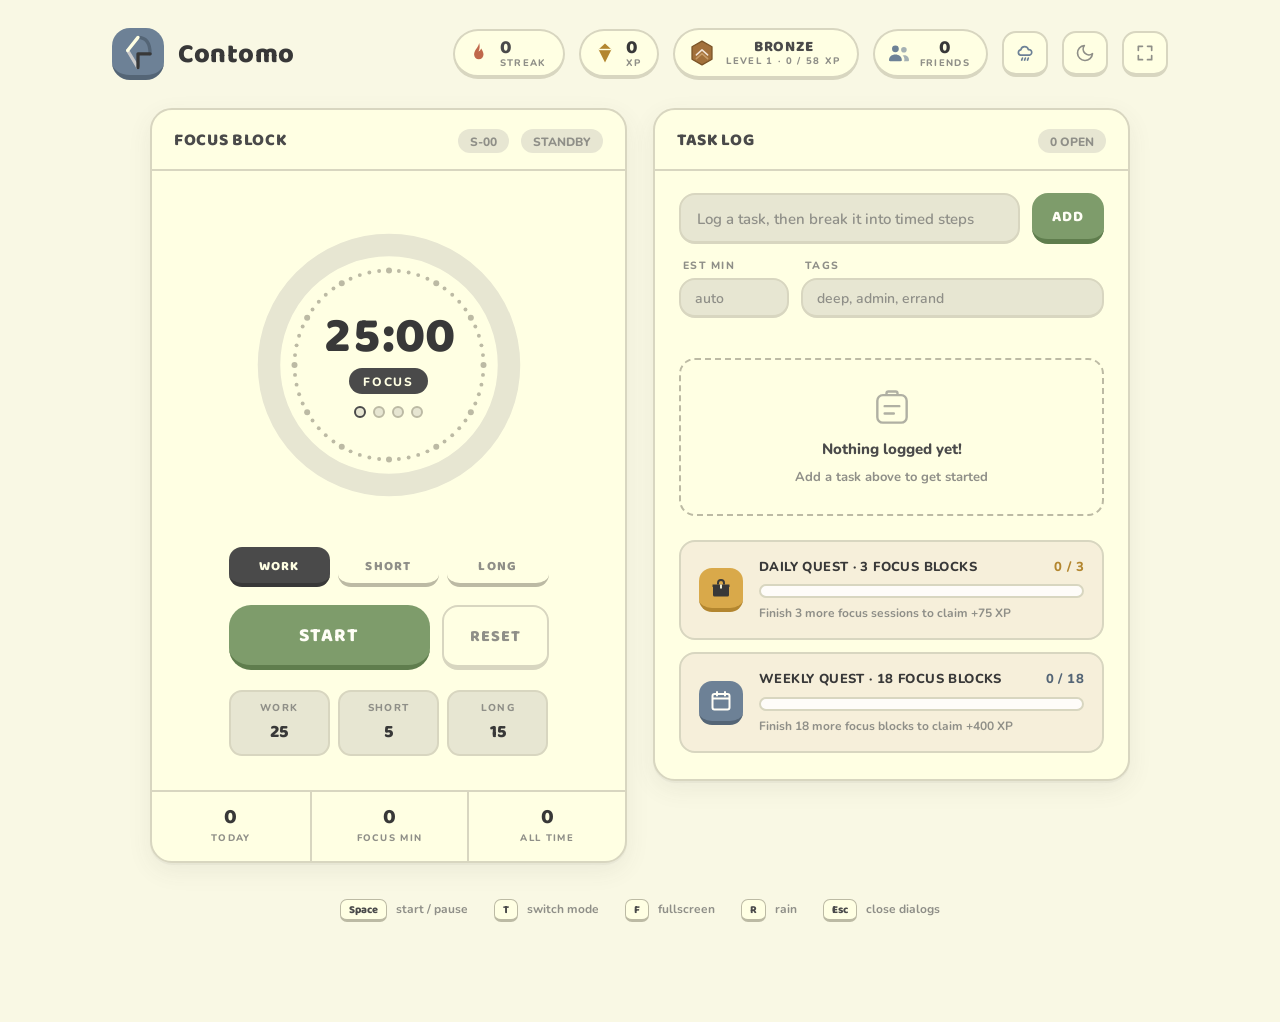
<file: index.html>
<!DOCTYPE html>
<html lang="en" data-theme="system">
<head>
  <meta charset="UTF-8" />
  <meta name="viewport" content="width=device-width, initial-scale=1.0" />
  <title>Contomo</title>
  <link rel="icon" href="data:image/svg+xml,%3Csvg xmlns='http://www.w3.org/2000/svg' viewBox='0 0 32 32'%3E%3Crect width='32' height='32' rx='9' fill='%236D8196'/%3E%3Cpath d='M16 3.7 C23.8 3.7 26.2 10.3 26.2 17.6' fill='none' stroke='%23546576' stroke-width='2.75' stroke-linecap='round'/%3E%3Cpath d='M7.3 14.7 L15.8 28.9' fill='none' stroke='%23CBCBCB' stroke-width='2.75' stroke-linecap='round'/%3E%3Cpath d='M16 29.1 V17.6 H26.2' fill='none' stroke='%23383838' stroke-width='2.75' stroke-linecap='round' stroke-linejoin='round'/%3E%3Cpath d='M16 3.7 L7.3 14.7' fill='none' stroke='%23FFFFE3' stroke-width='2.75' stroke-linecap='round'/%3E%3C/svg%3E" />
  <link rel="preconnect" href="https://fonts.googleapis.com" />
  <link rel="preconnect" href="https://fonts.gstatic.com" crossorigin />
  <link
    rel="stylesheet"
    href="https://fonts.googleapis.com/css2?family=Baloo+2:wght@600;700;800&family=Nunito:wght@600;700;800;900&display=swap"
  />
  <link rel="preconnect" href="https://cdn.jsdelivr.net" />
  <style>
/* ============================================================
   CONTOMO - pomodoro deck, Duolingo-grade juice on an ink-wash
   palette. Depth is FAKE 3D: solid fills + darker bottom edges
   that collapse on press. NO gradients anywhere - every surface
   is one flat color; shine/highlight are separate flat shapes.

   Palette roles (muted inks, semantic):
     sage   = "go" - start, checkmarks, quest progress
     ink    = focus/work - the ring literally fills with ink
     slate  = break state, brand
     gold   = XP, rewards, level-ups
     plum   = the AI breakdown feature
     rust   = streak flame, focused-task emphasis
   ============================================================ */

/* ---------- Tokens ----------
   Built on the user's "Ink wash" palette:
     #4A4A4A charcoal ink · #CBCBCB grey · #FFFFE3 cream · #6D8196 slate
   Every game color below is a desaturated ink derived to sit in
   that family - saturation lives in motion and shape, not hue. */
:root {
  --bg: #f9f8e4;               /* softened cream ground */
  --card: #FFFFE3;             /* palette cream - card surfaces */
  --card-2: #e7e6d2;           /* wells between cream and grey */
  --ink: #4A4A4A;              /* palette charcoal - body text */
  --ink-strong: #383838;
  --muted: #8f8f88;
  --line: #d8d6c0;
  --line-strong: #bcbaa4;

  --green: #7e9c6b;            /* sage ink - "go": start, checks, quest */
  --green-edge: #5f7d4d;
  --green-soft: #eef0dc;

  --red: #c0684b;              /* rust ink - focus emphasis, streak flame */
  --red-edge: #99503a;
  --red-soft: #f4e6da;

  --blue: #6D8196;             /* palette slate - breaks, brand */
  --blue-edge: #546576;
  --blue-soft: #e6ebef;

  --gold: #d9a94a;             /* mustard ink - XP, rewards, levels */
  --gold-edge: #b3862f;
  --gold-soft: #f6efda;

  --purple: #9077a8;           /* plum ink - the AI breakdown */
  --purple-edge: #715c8a;
  --purple-soft: #ede8f2;

  --flame: #c0684b;
  --flame-edge: #99503a;

  --navy: #2E4A6B;             /* prestige - the dark-blue medal */
  --navy-edge: #1F3450;
  --navy-soft: #e3e9f2;

  --white: #fffef6;

  --r-s: 10px;
  --r-m: 16px;
  --r-l: 22px;

  --font-disp: "Baloo 2", "Comic Sans MS", system-ui, sans-serif;
  --font-body: "Nunito", "Segoe UI", system-ui, sans-serif;

  --shadow-card: 0 2px 0 rgb(74 74 74 / 0.05), 0 8px 24px rgb(74 74 74 / 0.08);
  --pop-ease: cubic-bezier(.34,1.56,.64,1); /* springy overshoot */
}

:root[data-theme="dark"] {
  --bg: #26261f;
  --card: #33332a;
  --card-2: #40402f;
  --ink: #f2f1dc;
  --ink-strong: #fbfaea;
  --muted: #a5a492;
  --line: #4b4b3d;
  --line-strong: #61604f;

  --green: #8fae7b;
  --green-edge: #6d8f5a;
  --green-soft: #333d29;

  --red: #d0825f;
  --red-edge: #a96244;
  --red-soft: #3d2f25;

  --blue: #7f96ac;
  --blue-edge: #5f7589;
  --blue-soft: #2d3740;

  --gold: #e0b95e;
  --gold-edge: #b8913c;
  --gold-soft: #3d3722;

  --purple: #a58fbc;
  --purple-edge: #82699b;
  --purple-soft: #362e40;

  --flame: #d0825f;
  --flame-edge: #a96244;

  --navy: #55779E;
  --navy-edge: #3E5B7D;
  --navy-soft: #24344A;

  --shadow-card: 0 2px 0 rgb(0 0 0 / 0.3), 0 8px 24px rgb(0 0 0 / 0.35);
}

@media (prefers-color-scheme: dark) {
  :root:not([data-theme="light"]) {
    --bg: #26261f;
    --card: #33332a;
    --card-2: #40402f;
    --ink: #f2f1dc;
    --ink-strong: #fbfaea;
    --muted: #a5a492;
    --line: #4b4b3d;
    --line-strong: #61604f;

    --green: #8fae7b;
    --green-edge: #6d8f5a;
    --green-soft: #333d29;

    --red: #d0825f;
    --red-edge: #a96244;
    --red-soft: #3d2f25;

    --blue: #7f96ac;
    --blue-edge: #5f7589;
    --blue-soft: #2d3740;

    --gold: #e0b95e;
    --gold-edge: #b8913c;
    --gold-soft: #3d3722;

    --purple: #a58fbc;
    --purple-edge: #82699b;
    --purple-soft: #362e40;

    --flame: #d0825f;
    --flame-edge: #a96244;

    --navy: #55779E;
    --navy-edge: #3E5B7D;
    --navy-soft: #24344A;

    --shadow-card: 0 2px 0 rgb(0 0 0 / 0.3), 0 8px 24px rgb(0 0 0 / 0.35);
  }
}

/* ---------- Base ---------- */
*, *::before, *::after { box-sizing: border-box; }
html { height: 100%; }

body {
  margin: 0;
  min-height: 100%;
  background: var(--bg);
  color: var(--ink);
  font-family: var(--font-body);
  font-size: 15px;
  line-height: 1.5;
  -webkit-font-smoothing: antialiased;
}

button, input { font: inherit; color: inherit; }
button { cursor: pointer; background: none; border: none; padding: 0; }
ul { margin: 0; padding: 0; list-style: none; }
h1, h2, p { margin: 0; }

:focus-visible { outline: 3px solid var(--blue); outline-offset: 2px; border-radius: 6px; }

.sr-only {
  position: absolute; width: 1px; height: 1px;
  padding: 0; margin: -1px;
  overflow: hidden; clip: rect(0 0 0 0);
  white-space: nowrap; border: 0;
}

.hidden { display: none !important; }

.app { max-width: 1120px; margin: 0 auto; padding: 28px 32px 100px; }

/* ============================================================
   CHUNKY 3D BUTTONS - the Duolingo press.
   Fill + darker bottom edge; :active slams it flat.
   ============================================================ */
.btn-3d {
  --fill: var(--green);
  --edge: var(--green-edge);
  position: relative;
  padding: 14px 26px 11px;
  background: var(--fill);
  border-radius: var(--r-m);
  border-bottom: 5px solid var(--edge);
  color: var(--white);
  font-family: var(--font-disp);
  font-size: 16px;
  font-weight: 800;
  letter-spacing: 0.06em;
  text-transform: uppercase;
  transition: transform 70ms ease, border-bottom-width 70ms ease,
              filter 140ms ease, border-radius 70ms ease;
  user-select: none;
}
.btn-3d:hover { filter: brightness(1.06); }
.btn-3d:active,
.btn-3d.pressed {
  transform: translateY(4px);
  border-bottom-width: 1px;
  filter: brightness(0.97);
}
.btn-3d:disabled { filter: saturate(0.25) opacity(0.55); cursor: not-allowed; transform: none; }

.btn-3d.green  { --fill: var(--green);  --edge: var(--green-edge); }
.btn-3d.red    { --fill: var(--red);    --edge: var(--red-edge); }
.btn-3d.blue   { --fill: var(--blue);   --edge: var(--blue-edge); }
.btn-3d.gold   { --fill: var(--gold);   --edge: var(--gold-edge); color: var(--ink-strong); }
.btn-3d.purple { --fill: var(--purple); --edge: var(--purple-edge); }
.btn-3d.gray {
  --fill: var(--card);
  --edge: var(--line-strong);
  color: var(--muted);
  border: 2px solid var(--line);
  border-bottom-width: 5px;
}
.btn-3d.gray:hover { color: var(--ink); filter: none; background: var(--card-2); }

.btn-3d.big { padding: 17px 20px 14px; font-size: 19px; border-radius: var(--r-l); }

/* Idle invite: the start button gently breathes when timer is idle -
   and steadies the moment the pointer reaches for it. */
.btn-3d.breathe { animation: breathe 2.6s ease-in-out infinite; }
.btn-3d.breathe:hover { animation-play-state: paused; }
@keyframes breathe {
  0%, 100% { transform: scale(1); }
  50% { transform: scale(1.03); }
}

/* ============================================================
   HUD - brand mark · streak flame · XP vault · rank pill
   ============================================================ */
.hud {
  display: flex;
  align-items: center;
  flex-wrap: wrap;
  row-gap: 10px;
  gap: 14px;
  margin-bottom: 28px;
}

.logo-tile {
  display: grid;
  place-items: center;
  width: 52px;
  height: 52px;
  flex: none;
  background: var(--blue);
  border-bottom: 5px solid var(--blue-edge);
  border-radius: 18px;
  transition: transform 120ms var(--pop-ease);
}
.logo-tile:hover { transform: rotate(-6deg) scale(1.05); }
.logo-tile svg { width: 38px; height: 38px; }
/* The mark: four rounded strokes recolored from the source logo into the
   ink-wash palette. Cream keeps its hex (theme-constant); ink and arc ride
   the theme variables so the mark re-inks itself in dark mode. */
.logo-tile svg path {
  fill: none;
  stroke-width: 88;
  stroke-linecap: round;
  stroke-linejoin: round;
}
.lg-arc   { stroke: var(--blue-edge); }
.lg-light { stroke: #CBCBCB; }
.lg-ink   { stroke: var(--ink-strong); }
.lg-cream { stroke: #FFFFE3; }

.logo-word { margin-right: auto; }
.logo-word .name {
  font-family: var(--font-disp);
  font-size: 27px;
  font-weight: 800;
  letter-spacing: 0.02em;
  line-height: 1;
  color: var(--ink-strong);
}

/* Stat pills */
.pill {
  display: flex;
  align-items: center;
  gap: 9px;
  padding: 8px 16px 8px 12px;
  background: var(--card);
  border: 2px solid var(--line);
  border-bottom-width: 4px;
  border-radius: 999px;
  transition: transform 150ms var(--pop-ease), border-color 150ms;
}
.pill:hover { transform: translateY(-2px); }
.pill svg { width: 24px; height: 24px; flex: none; }
.pill .num {
  font-family: var(--font-disp);
  font-size: 19px;
  font-weight: 800;
  line-height: 1;
  font-variant-numeric: tabular-nums;
}
.pill .sub {
  display: flex;
  flex-direction: column;
  line-height: 1.05;
}
.pill .lbl {
  font-size: 9.5px;
  font-weight: 800;
  letter-spacing: 0.14em;
  text-transform: uppercase;
  color: var(--muted);
}

.pill.streak svg { color: var(--flame); }
.pill.streak.lit svg { animation: flame-flicker 1.7s ease-in-out infinite; }
@keyframes flame-flicker {
  0%, 100% { transform: scale(1) rotate(0deg); }
  30% { transform: scale(1.12) rotate(-4deg); }
  60% { transform: scale(0.96) rotate(3deg); }
}
.pill.xp svg { color: var(--gold-edge); }
.pill.xp .num { color: var(--ink-strong); }
.pill.xp.bump { animation: pill-bump 400ms var(--pop-ease); }
@keyframes pill-bump {
  0% { transform: scale(1); }
  40% { transform: scale(1.18); }
  100% { transform: scale(1); }
}

.rank-pill .badge-inline { width: 30px; height: 30px; flex: none; }
.rank-pill .badge-inline svg { width: 100%; height: 100%; }
.rank-pill .rank-name { font-family: var(--font-disp); font-size: 15px; font-weight: 800; text-transform: uppercase; letter-spacing: 0.05em; }

/* Prestige: the dark-navy medal earned by resetting a maxed ladder.
   Hidden until the first prestige - renderPrestige toggles .hidden. */
.prestige-pill { cursor: pointer; }
.prestige-pill:hover { border-color: var(--navy); }
.prestige-pill .badge-inline { width: 30px; height: 30px; flex: none; }
.prestige-pill .badge-inline svg { width: 100%; height: 100%; }
.prestige-pill .num { color: var(--navy); }

.icon-btn {
  display: grid;
  place-items: center;
  width: 46px;
  height: 46px;
  flex: none;
  background: var(--card);
  border: 2px solid var(--line);
  border-bottom-width: 4px;
  border-radius: 14px;
  color: var(--muted);
  transition: transform 100ms, border-bottom-width 100ms, color 140ms;
}
.icon-btn:hover { color: var(--ink); }
.icon-btn:active { transform: translateY(3px); border-bottom-width: 1px; }
.icon-btn svg { width: 20px; height: 20px; }
.icon-sun { display: none; }
html[data-effective="dark"] .icon-sun { display: block; }
html[data-effective="dark"] .icon-moon { display: none; }

.icon-contract { display: none; }
html[data-fs="1"] .icon-contract { display: block; }
html[data-fs="1"] .icon-expand { display: none; }

/* Rain ambience toggle - slate, matching the break/mode accents. */
.icon-btn.rain { color: var(--blue); }
.icon-btn.rain:hover { color: var(--blue-edge); }
.icon-btn.rain.on {
  background: var(--blue-soft);
  border-color: var(--blue-edge);
  color: var(--blue-edge);
}
/* A slow pulse while on, so the button reads as "playing" not just tinted. */
.icon-btn.rain.on svg { animation: rain-breathe 2.6s ease-in-out infinite; }
@keyframes rain-breathe {
  0%, 100% { transform: scale(1); opacity: 1; }
  50% { transform: scale(0.9); opacity: 0.72; }
}

/* ============================================================
   KEYBOARD HINTS FOOTER
   ============================================================ */
.hints {
  display: flex;
  justify-content: center;
  flex-wrap: wrap;
  gap: 8px 26px;
  margin-top: 36px;
  font-size: 12px;
  font-weight: 700;
  color: var(--muted);
}
.hints kbd {
  display: inline-block;
  padding: 2px 8px 1px;
  margin-right: 6px;
  background: var(--card);
  border: 1.5px solid var(--line-strong);
  border-bottom-width: 3px;
  border-radius: 7px;
  font-family: var(--font-disp);
  font-size: 11px;
  font-weight: 800;
  color: var(--ink);
}

/* ============================================================
   MAIN GRID
   ============================================================ */
.main {
  display: grid;
  /* Equal columns: the timer's ring is ~300px so it needs no more room
     than a task card, and a lopsided split made the task column the
     widest thing on the page. Capped below the 1120px app shell so
     cards stay a readable width on desktop instead of stretching. */
  grid-template-columns: minmax(340px, 1fr) minmax(340px, 1fr);
  gap: 26px;
  align-items: start;
  max-width: 980px;
  margin-inline: auto;
}

.card {
  background: var(--card);
  border: 2px solid var(--line);
  border-radius: var(--r-l);
  box-shadow: var(--shadow-card);
}

.card-head {
  display: flex;
  align-items: center;
  gap: 12px;
  padding: 18px 22px 15px;
  border-bottom: 2px solid var(--line);
}
.card-title {
  font-family: var(--font-disp);
  font-size: 17px;
  font-weight: 800;
  letter-spacing: 0.04em;
  text-transform: uppercase;
  white-space: nowrap;
}
.card-head .spacer { flex: 1; }

.head-chip {
  font-size: 12px;
  font-weight: 800;
  padding: 4px 12px 2px;
  border-radius: 999px;
  background: var(--card-2);
  color: var(--muted);
  font-variant-numeric: tabular-nums;
  white-space: nowrap;
  flex: none;
}
.head-chip.live {
  background: var(--ink);
  color: var(--card);
  animation: chip-pulse 1.6s ease-in-out infinite;
}
@keyframes chip-pulse {
  0%, 100% { transform: scale(1); }
  50% { transform: scale(1.06); }
}

/* ============================================================
   TIMER CARD
   ============================================================ */
.timer-card { overflow: visible; }
.timer-body {
  display: flex;
  flex-direction: column;
  align-items: center;
  padding: 30px 28px 34px;
}

.task-chip {
  /* Yielding flex item: shrinks under pressure so the head never
     spills out of its card - title chips clip to an ellipsis. */
  flex: 0 1 170px;
  min-width: 56px;
  display: block;
  line-height: 1.25;
  overflow: hidden;
  text-overflow: ellipsis;
  white-space: nowrap;
  background: var(--red-soft);
  color: var(--red-edge);
}

/* ---------- The ring ---------- */
.ring-wrap {
  position: relative;
  width: min(300px, 74vw);
  aspect-ratio: 1;
  margin: 14px 0 10px;
}
.ring-svg { width: 100%; height: 100%; display: block; transform: rotate(-90deg); }

.ring-track { fill: none; stroke: var(--card-2); stroke-width: 15; }
.ring-fg {
  fill: none;
  stroke: var(--ink);          /* the ink-wash concept: focus fills with ink */
  stroke-width: 15;
  stroke-linecap: round;
  stroke-dasharray: 502.655;   /* 2π × 80 */
  transition: stroke-dashoffset 320ms linear, stroke 400ms ease, opacity 200ms ease;
}
body[data-mode="short"] .ring-fg { stroke: var(--blue); }
body[data-mode="long"] .ring-fg { stroke: var(--blue); }

/* tick dots around the inside of the ring */
.ring-dots circle { fill: var(--line-strong); transition: fill 200ms; }
.ring-dots circle.spent { fill: var(--ink); opacity: 0.8; }
body[data-mode="short"] .ring-dots circle.spent,
body[data-mode="long"] .ring-dots circle.spent { fill: var(--blue); }

.ring-center {
  position: absolute;
  inset: 0;
  display: flex;
  flex-direction: column;
  align-items: center;
  justify-content: center;
  gap: 0;
}

.countdown {
  font-family: var(--font-disp);
  /* Sized so the corners of "25:00" stay well inside the tick-dot
     circle (~91px clear radius on a 300px ring) - the digits must
     never crowd the watch-face markings around them. */
  font-size: clamp(38px, 8vw, 50px);
  font-weight: 800;
  line-height: 1;
  font-variant-numeric: tabular-nums;
  color: var(--ink-strong);
}
.countdown .cd-secs { display: inline-block; }
/* No per-second pop: a flashing clock fights the focus it is timing. */

.mode-tag {
  display: inline-flex;
  align-items: center;
  gap: 7px;
  margin-top: 6px;
  padding: 5px 14px 3px;
  border-radius: 999px;
  background: var(--ink);
  color: var(--card);
  font-size: 12px;
  font-weight: 800;
  letter-spacing: 0.14em;
  text-transform: uppercase;
}
body[data-mode="short"] .mode-tag,
body[data-mode="long"] .mode-tag { background: var(--blue-soft); color: var(--blue-edge); }

.cycle-dots { display: flex; gap: 7px; margin-top: 12px; }
.cycle-dot {
  width: 12px; height: 12px;
  border-radius: 50%;
  background: var(--card-2);
  border: 2px solid var(--line-strong);
}
.cycle-dot.filled { background: var(--ink); border-color: var(--ink-strong); }
body[data-mode="short"] .cycle-dot.filled,
body[data-mode="long"] .cycle-dot.filled { background: var(--blue); border-color: var(--blue-edge); }
.cycle-dot.current { border-color: var(--ink); animation: chip-pulse 1.6s ease-in-out infinite; }

/* mode segmented control */
.mode-switch {
  display: grid;
  grid-template-columns: repeat(3, 1fr);
  gap: 8px;
  width: min(320px, 76vw);
  margin-top: 22px;
}
.mode-btn {
  --fill: var(--card);
  --edge: var(--line-strong);
  padding: 10px 6px 7px;
  border-radius: 13px;
  background: var(--fill);
  border-bottom: 4px solid var(--edge);
  color: var(--muted);
  font-family: var(--font-disp);
  font-size: 13px;
  font-weight: 800;
  letter-spacing: 0.1em;
  text-transform: uppercase;
  transition: transform 70ms, border-bottom-width 70ms, background-color 140ms, color 140ms;
}
.mode-btn:hover { color: var(--ink); }
.mode-btn:active { transform: translateY(3px); border-bottom-width: 1px; }
.mode-btn.active { --fill: var(--ink); --edge: var(--ink-strong); color: var(--card); }
body[data-mode="short"] .mode-btn.active[data-mode="short"],
.mode-btn.active[data-mode="short"] { --fill: var(--blue); --edge: var(--blue-edge); }
.mode-btn.active[data-mode="long"] { --fill: var(--blue); --edge: var(--blue-edge); }

.timer-controls {
  display: grid;
  grid-template-columns: 1fr auto;
  gap: 12px;
  width: min(320px, 76vw);
  margin-top: 18px;
}
.timer-controls .btn-start { grid-column: 1; }
body.running .btn-start { --fill: var(--gold); --edge: var(--gold-edge); color: var(--ink-strong); }

.length-row {
  display: flex;
  gap: 8px;
  margin-top: 20px;
  width: min(320px, 76vw);
}
.length-control {
  flex: 1;
  display: flex;
  flex-direction: column;
  align-items: center;
  gap: 2px;
  padding: 9px 6px 7px;
  border: 2px solid var(--line);
  border-radius: 13px;
  background: var(--card-2);
}
.length-control span {
  font-size: 10px;
  font-weight: 800;
  letter-spacing: 0.12em;
  text-transform: uppercase;
  color: var(--muted);
}
.length-control input {
  width: 44px;
  border: none;
  background: transparent;
  font-family: var(--font-disp);
  font-size: 18px;
  font-weight: 800;
  text-align: center;
  color: var(--ink-strong);
  outline: none;
  -moz-appearance: textfield;
  appearance: textfield;
}
.length-control input::-webkit-outer-spin-button,
.length-control input::-webkit-inner-spin-button { -webkit-appearance: none; }
.length-control:focus-within { border-color: var(--blue); background: var(--card); }

/* ---------- today strip: the card's scoreline ---------- */
.today-strip {
  display: grid;
  grid-template-columns: repeat(3, 1fr);
  border-top: 2px solid var(--line);
}
.today-cell {
  padding: 14px 8px 16px;
  text-align: center;
}
.today-cell + .today-cell { border-left: 2px solid var(--line); }
.today-num {
  display: block;
  font-family: var(--font-disp);
  font-size: 21px;
  font-weight: 800;
  line-height: 1.1;
  color: var(--ink-strong);
  font-variant-numeric: tabular-nums;
}
.today-lbl {
  display: block;
  margin-top: 2px;
  font-size: 9.5px;
  font-weight: 800;
  letter-spacing: 0.14em;
  text-transform: uppercase;
  color: var(--muted);
}

/* ============================================================
   TASKS CARD
   ============================================================ */
.tasks-body {
  display: flex;
  flex-direction: column;
  padding: 22px 24px 26px;
}

.task-add {
  display: flex;
  gap: 12px;
}
.task-add .btn-3d { flex: none; padding: 12px 20px 9px; font-size: 15px; }
.input {
  width: 100%;
  padding: 13px 16px 11px;
  background: var(--card-2);
  border: 2px solid var(--line);
  border-bottom-width: 3px;
  border-radius: var(--r-m);
  font-weight: 700;
  color: var(--ink-strong);
  transition: border-color 140ms, background-color 140ms;
}
.input::placeholder { color: var(--muted); font-weight: 600; }
.input:focus { outline: none; border-color: var(--blue); background: var(--card); }
.task-add .btn-3d { flex: none; }

.task-meta-row {
  display: grid;
  grid-template-columns: 110px 1fr;
  gap: 12px;
  margin-top: 14px;
}
.meta-cell label {
  display: block;
  margin: 0 0 4px 4px;
  font-size: 10.5px;
  font-weight: 800;
  letter-spacing: 0.12em;
  text-transform: uppercase;
  color: var(--muted);
}
.meta-cell .input {
  padding: 8px 14px 6px;
  font-size: 14px;
}

/* --- task cards --- */
.task-list {
  display: flex;
  flex-direction: column;
  gap: 14px;
  margin-top: 20px;
}

.task-card {
  position: relative;
  display: grid;
  grid-template-columns: auto 1fr;
  gap: 13px;
  align-items: start;
  padding: 14px 15px 13px;
  background: var(--card);
  border: 2px solid var(--line);
  border-radius: var(--r-m);
  box-shadow: 0 2px 0 rgb(61 68 80 / 0.05);
  transition: transform 130ms var(--pop-ease), border-color 140ms, box-shadow 140ms;
}
.task-card:hover { border-color: var(--line-strong); transform: translateY(-1px); }
.task-card.active-task {
  border-color: var(--red);
  background: var(--red-soft);
  box-shadow: 0 3px 0 var(--red-edge);
}
.task-card.dragging { opacity: 0.45; }
.task-card.drag-over { border-color: var(--blue); border-style: dashed; }
.task-card.done { opacity: 0.55; }
.task-card.done .task-title { text-decoration: line-through; text-decoration-thickness: 2px; }
/* Flagged by the farm audit: kept as the record of the strike, stripped
   of every reward cue (no XP chip glow, rust border like a warning). */
.task-card.farm {
  border-color: var(--red);
  background: var(--red-soft);
  opacity: 0.6;
}
.task-card.farm .chip-xp { display: none; }
.task-card.farm .checkbox { pointer-events: none; filter: grayscale(1); }

.task-index {
  cursor: grab;
  min-width: 40px;
  padding: 9px 4px 7px;
  text-align: center;
  border-radius: 10px;
  background: var(--card-2);
  font-family: var(--font-disp);
  font-size: 16px;
  font-weight: 800;
  color: var(--muted);
  user-select: none;
  -webkit-user-drag: element;
}
.task-card.active-task .task-index {
  background: var(--red);
  color: var(--white);
}
.task-index:active { cursor: grabbing; }

.task-topline {
  display: flex;
  align-items: flex-start;
  gap: 11px;
  /* Wrap: on a narrow card the action cluster (3 buttons = 102px of
     min-content) drops to its own line instead of forcing the whole
     card wider than the viewport. */
  flex-wrap: wrap;
}

.checkbox {
  position: relative;
  width: 28px;
  height: 28px;
  flex: none;
  margin-top: 2px;
  background: var(--card);
  border: 2px solid var(--line-strong);
  border-bottom-width: 3px;
  border-radius: 9px;
  color: transparent;
  transition: background-color 150ms var(--pop-ease), border-color 120ms, transform 90ms;
}
.checkbox svg {
  position: absolute;
  inset: 0;
  margin: auto;
  width: 17px;
  height: 17px;
  fill: none;
  stroke: currentColor;
  stroke-width: 3.4;
  stroke-linecap: round;
  stroke-linejoin: round;
}
.checkbox:hover { border-color: var(--green-edge); transform: scale(1.08); }
.checkbox.checked {
  background: var(--green);
  border-color: var(--green-edge);
  border-bottom-width: 1px;
  color: var(--white);
  animation: check-pop 380ms var(--pop-ease);
}
@keyframes check-pop {
  0% { transform: scale(0.72) rotate(-14deg); }
  60% { transform: scale(1.18) rotate(4deg); }
  100% { transform: scale(1) rotate(0deg); }
}

.task-body { flex: 1; min-width: 0; }
.task-title {
  display: block;
  font-size: 16px;
  font-weight: 800;
  line-height: 1.25;
  color: var(--ink-strong);
  overflow-wrap: anywhere;
  cursor: pointer;
}
.task-chips { display: flex; flex-wrap: wrap; gap: 5px; margin-top: 7px; }

.chip {
  display: inline-flex;
  align-items: center;
  padding: 3px 9px 1px;
  border-radius: 999px;
  background: var(--card-2);
  color: var(--muted);
  font-size: 11px;
  font-weight: 800;
  letter-spacing: 0.02em;
  white-space: nowrap;
}
.chip-focus {
  background: var(--red);
  color: var(--white);
  animation: chip-pulse 1.6s ease-in-out infinite;
}
.chip-xp { background: var(--gold-soft); color: var(--gold-edge); }
.chip-prestige { background: var(--navy); color: #fffef6; }

/* Inline icon glyphs inside text runs - sized to the line, never emoji */
.chip svg { width: 10px; height: 10px; margin-right: 4px; vertical-align: -1px; }
.task-chip svg { width: 11px; height: 11px; margin-right: 4px; vertical-align: -1.5px; flex: none; }
.flame-ic { width: 12px; height: 12px; vertical-align: -1.5px; }
.rr-levels .flame-ic { fill: var(--flame); }
.toast .flame-ic { fill: #ff9d7c; }
.unfriend svg { width: 11px; height: 11px; }

.subtask-list {
  display: flex;
  flex-direction: column;
  gap: 8px;
  margin-top: 13px;
  padding: 12px 14px;
  background: var(--card-2);
  border-radius: 12px;
}
.subtask {
  display: flex;
  align-items: center;
  gap: 10px;
  font-size: 14px;
  font-weight: 700;
  color: var(--ink);
}
.subtask.done span { text-decoration: line-through; color: var(--muted); }
.subtask-check {
  width: 21px;
  height: 21px;
  flex: none;
  border: 2px solid var(--line-strong);
  border-radius: 50%;
  background: var(--card);
  transition: background-color 140ms var(--pop-ease), border-color 140ms;
}
.subtask-check:hover { transform: scale(1.12); }
.subtask.done .subtask-check {
  background: var(--green);
  border-color: var(--green-edge);
  animation: check-pop 320ms var(--pop-ease);
}

/* Action buttons sit in a ROW across the top-right of the card. A column
   stack here would set the card's height (3 buttons = 116px), inflating
   every simple task into a tall slab of dead space. */
.task-actions {
  display: flex;
  flex-direction: row;
  align-items: flex-start;
  gap: 6px;
  flex: none;
  margin-left: auto;
}
.mini-btn {
  display: grid;
  place-items: center;
  width: 30px;
  height: 30px;
  border-radius: 10px;
  border-bottom: 3px solid transparent;
  color: var(--muted);
  background: var(--card-2);
  transition: transform 90ms var(--pop-ease), background-color 140ms, color 140ms, filter 140ms;
}
.mini-btn:hover { transform: translateY(-2px) scale(1.06); color: var(--ink); }
.mini-btn:active { transform: translateY(1px) scale(0.94); }
.mini-btn svg { width: 15px; height: 15px; }
.mini-btn.ai {
  background: var(--purple);
  border-bottom-color: var(--purple-edge);
  color: var(--white);
}
.mini-btn.ai:hover {
  color: var(--white);
  filter: brightness(1.07) drop-shadow(0 0 0 currentColor);
  animation: sparkle-wiggle 500ms ease;
}
@keyframes sparkle-wiggle {
  0%, 100% { rotate: 0deg; }
  30% { rotate: -9deg; }
  65% { rotate: 8deg; }
}
/* Manual plan: sage, the "do it yourself" sibling of the purple AI button. */
.mini-btn.plan {
  background: var(--green-soft);
  color: var(--green-edge);
}
.mini-btn.plan:hover {
  background: var(--green);
  border-color: var(--green-edge);
  color: var(--white);
}
/* Destructive action: rust-red so a remove/delete never reads as neutral. */
.mini-btn.danger {
  background: var(--red-soft);
  color: var(--red-edge);
}
.mini-btn.danger:hover {
  background: var(--red);
  border-color: var(--red-edge);
  color: var(--white);
}

/* --- empty state --- */
.task-empty { display: none; }
.task-empty:not(.hidden) {
  display: flex;
  flex-direction: column;
  align-items: center;
  gap: 8px;
  margin-top: 20px;
  padding: 26px 18px;
  border: 2px dashed var(--line-strong);
  border-radius: var(--r-m);
  text-align: center;
}
.empty-icon { width: 44px; opacity: 0.7; }
.task-empty .msg {
  font-weight: 800;
  color: var(--ink);
  max-width: 300px;
}
.task-empty .hint {
  font-size: 13px;
  font-weight: 700;
  color: var(--muted);
  max-width: 330px;
}

/* ============================================================
   DAILY QUEST CARD
   ============================================================ */
.quest {
  display: flex;
  align-items: center;
  gap: 16px;
  margin-top: 24px;
  padding: 16px 18px;
  background: var(--gold-soft);
  border: 2px solid var(--line);
  border-radius: var(--r-m);
}
.quest-icon {
  width: 44px;
  height: 44px;
  flex: none;
  display: grid;
  place-items: center;
  background: var(--gold);
  border-bottom: 4px solid var(--gold-edge);
  border-radius: 13px;
  transition: transform 200ms var(--pop-ease);
}
.quest-icon svg { width: 24px; height: 24px; color: var(--ink-strong); }
.quest.complete .quest-icon { animation: chest-pop 600ms var(--pop-ease); }
@keyframes chest-pop {
  0% { transform: scale(1); }
  40% { transform: scale(1.3) rotate(-8deg); }
  70% { transform: scale(0.95) rotate(5deg); }
  100% { transform: scale(1) rotate(0deg); }
}

.quest-main { flex: 1; }
.quest-title {
  display: flex;
  justify-content: space-between;
  gap: 8px;
  font-size: 13px;
  font-weight: 800;
  letter-spacing: 0.03em;
  text-transform: uppercase;
  color: var(--ink-strong);
}
.quest-title .count { font-variant-numeric: tabular-nums; color: var(--gold-edge); }
.quest-track {
  height: 14px;
  margin-top: 7px;
  background: rgb(255 255 255 / 0.85);
  border: 2px solid var(--line);
  border-radius: 999px;
  overflow: hidden;
}
:root[data-theme="dark"] .quest-track,
:root:not([data-theme="light"]) .quest-track { background: rgb(0 0 0 / 0.35); }
.quest-fill {
  width: 0%;
  height: 100%;
  background: var(--green);
  border-radius: 999px;
  transition: width 500ms var(--pop-ease), background-color 300ms;
}
.quest-fill::after {
  /* flat highlight blob on the bar - one solid shape, not a gradient */
  content: "";
  display: block;
  height: 4px;
  margin: 2px 6px 0;
  border-radius: 999px;
  background: rgb(255 255 255 / 0.55);
}
.quest-sub { margin-top: 6px; font-size: 12px; font-weight: 700; color: var(--muted); }
.quest.complete .quest-fill { background: var(--flame); }

/* Weekly quest: the same chest, slate-blue so the two horizons read apart. */
.quest-week { margin-top: 12px; }
.quest-week .week-icon { background: var(--blue); border-bottom-color: var(--blue-edge); }
.quest-week .week-icon svg { color: var(--white); }
.quest-week .quest-title .count { color: var(--blue-edge); }
.quest-week.complete .quest-fill { background: var(--blue); }
.quest-week.complete .quest-icon { animation: chest-pop 600ms var(--pop-ease); }

/* ============================================================
   BREAKDOWN MODAL
   ============================================================ */
.modal {
  position: fixed;
  inset: 0;
  z-index: 60;
  display: grid;
  place-items: center;
  padding: 20px;
  background: rgb(24 30 40 / 0.55);
  opacity: 0;
  pointer-events: none;
  transition: opacity 180ms;
}
.modal.open { opacity: 1; pointer-events: auto; }

.modal-card {
  width: min(560px, 100%);
  max-height: calc(100vh - 40px);
  display: flex;
  flex-direction: column;
  background: var(--card);
  border: 2px solid var(--line);
  border-radius: var(--r-l);
  box-shadow: 0 10px 0 rgb(0 0 0 / 0.18), 0 30px 60px rgb(0 0 0 / 0.3);
  transform: scale(0.9) translateY(16px);
  transition: transform 240ms var(--pop-ease);
}
.modal.open .modal-card { transform: scale(1) translateY(0); }

.modal-head {
  display: flex;
  align-items: center;
  gap: 14px;
  padding: 20px 24px 16px;
  border-bottom: 2px solid var(--line);
}
.modal-head h2 {
  flex: 1;
  font-family: var(--font-disp);
  font-size: 19px;
  font-weight: 800;
  line-height: 1.2;
}
.breakdown-task-name {
  display: block;
  color: var(--purple-edge);
  overflow-wrap: anywhere;
}

/* "experimental" flag on the breakdown dialog */
.exp-chip {
  display: inline-block;
  padding: 3px 10px 2px;
  margin-left: 8px;
  vertical-align: 4px;
  border-radius: 999px;
  background: var(--red-soft);
  color: var(--red-edge);
  font-family: var(--font-body);
  font-size: 11px;
  font-weight: 800;
  letter-spacing: 0.08em;
  text-transform: uppercase;
}

.model-status {
  padding: 11px 20px;
  font-size: 13px;
  font-weight: 800;
  color: var(--purple-edge);
  border-bottom: 2px dashed var(--line);
  display: flex;
  align-items: center;
  gap: 9px;
  min-height: 42px;
}
.spin {
  width: 15px;
  height: 15px;
  flex: none;
  border: 3px solid var(--line-strong);
  border-top-color: var(--purple);
  border-radius: 50%;
  animation: spin 0.8s linear infinite;
}
@keyframes spin { to { transform: rotate(360deg); } }

.breakdown-list {
  overflow-y: auto;
  padding: 14px 20px;
  display: flex;
  flex-direction: column;
  gap: 9px;
  min-height: 120px;
}
.breakdown-item {
  display: grid;
  grid-template-columns: 32px 1fr;
  align-items: center;
  gap: 12px;
  padding: 11px 13px 9px;
  background: var(--card-2);
  border: 2px solid transparent;
  border-radius: 13px;
  font-weight: 800;
  animation: row-in 300ms var(--pop-ease) backwards;
}
@keyframes row-in {
  from { transform: translateX(-14px); opacity: 0; }
  to { transform: none; opacity: 1; }
}
.breakdown-item:nth-child(1) { animation-delay: 60ms; }
.breakdown-item:nth-child(2) { animation-delay: 130ms; }
.breakdown-item:nth-child(3) { animation-delay: 200ms; }
.breakdown-item:nth-child(4) { animation-delay: 270ms; }
.breakdown-item:nth-child(5) { animation-delay: 340ms; }
.breakdown-item:nth-child(6) { animation-delay: 410ms; }
.breakdown-item .num {
  width: 28px;
  height: 28px;
  display: grid;
  place-items: center;
  background: var(--purple);
  border-bottom: 3px solid var(--purple-edge);
  border-radius: 9px;
  color: var(--white);
  font-family: var(--font-disp);
  font-size: 14px;
}
.breakdown-item.live-row span:last-child {
  color: var(--muted);
  font-weight: 600;
  overflow-wrap: anywhere;
  font-size: 12px;
  line-height: 1.45;
  max-height: 74px;
  overflow-y: hidden;
}

/* Manual planning rows - an editable step the model never touches. */
.breakdown-item.editable {
  grid-template-columns: 32px 1fr 34px;
  padding: 0 0 0 13px;
  background: var(--card);
}
.breakdown-item.editable .step-input {
  padding: 11px 4px 9px 0;
  background: none;
  border: none;
  border-bottom: 2px solid transparent;
  border-radius: 0;
  font-weight: 800;
  font-size: 14px;
  color: var(--ink);
  transition: border-color 140ms;
}
.breakdown-item.editable .step-input::placeholder {
  color: var(--muted);
  font-weight: 600;
}
.breakdown-item.editable .step-input:focus {
  outline: none;
  border-bottom-color: var(--purple);
}
/* Remove-step button in the row's third grid track. */
.breakdown-item .step-del {
  display: grid;
  place-items: center;
  width: 30px;
  height: 30px;
  margin: 0 4px;
  border-radius: 9px;
  color: var(--muted);
  transition: background-color 140ms, color 140ms;
}
.breakdown-item .step-del:hover { background: var(--red-soft); color: var(--red-edge); }
.breakdown-item .step-del svg { width: 14px; height: 14px; }

.manual-hint {
  padding: 0 20px 12px;
  font-size: 12px;
  font-weight: 700;
  color: var(--muted);
}

.modal-actions {
  display: flex;
  justify-content: flex-end;
  gap: 11px;
  padding: 15px 20px 19px;
  border-top: 2px solid var(--line);
}

/* ============================================================
   RANK LADDER MODAL
   ============================================================ */
.rank-pill { cursor: pointer; }
.rank-pill:hover { border-color: var(--gold-edge); }

.ranks-card { width: min(480px, 100%); }

.ranks-progress {
  padding: 15px 20px 13px;
  border-bottom: 2px dashed var(--line);
}
.ranks-row-line {
  display: flex;
  justify-content: space-between;
  align-items: baseline;
  gap: 10px;
  font-size: 14px;
  font-weight: 800;
}
.ranks-row-line strong { font-family: var(--font-disp); font-size: 18px; }
.ranks-next { color: var(--muted); font-size: 12.5px; font-weight: 800; }
.ranks-progress .quest-track { margin-top: 8px; }
.ranks-progress .quest-sub { margin-top: 7px; }

.ranks-list {
  overflow-y: auto;
  padding: 14px 20px 20px;
  display: flex;
  flex-direction: column;
  gap: 9px;
}
.rank-row {
  display: grid;
  grid-template-columns: 46px 1fr auto;
  align-items: center;
  gap: 13px;
  padding: 10px 14px;
  border: 2px solid var(--line);
  border-radius: 14px;
  transition: transform 120ms var(--pop-ease);
}
.rank-row .rank-badge { width: 42px; height: 42px; }
.rank-row .rank-badge svg { width: 100%; height: 100%; }
.rank-row .rr-name {
  font-family: var(--font-disp);
  font-size: 16px;
  font-weight: 800;
  letter-spacing: 0.03em;
  text-transform: uppercase;
  color: var(--rk, var(--ink));
}
.rank-row .rr-levels { font-size: 12px; font-weight: 800; color: var(--muted); }
.rank-row .rr-state {
  font-size: 11.5px;
  font-weight: 800;
  padding: 4px 11px 2px;
  border-radius: 999px;
  background: var(--card-2);
  color: var(--muted);
  text-align: center;
}
.rank-row.achieved { border-color: var(--line-strong); }
.rank-row.achieved .rr-state { background: var(--green-soft); color: var(--green-edge); }
.rank-row.current {
  border-color: var(--blue);
  background: var(--blue-soft);
  box-shadow: 0 3px 0 var(--blue-edge);
  transform: scale(1.02);
}
.rank-row.current .rr-state { background: var(--blue); color: var(--white); }
/* Online friends: green "go" - connected right now. Distinct from the
   blue .current, which means "you" on the board and in the rank ladder. */
.rank-row.online {
  border-color: var(--green);
  background: var(--green-soft);
  box-shadow: 0 3px 0 var(--green-edge);
}
.rank-row.online .rr-state { background: var(--green); color: var(--white); }
.rank-row.locked { opacity: 0.55; filter: grayscale(0.55); }
.rank-row.locked .rank-badge { filter: grayscale(0.8); opacity: 0.6; }

/* ============================================================
   FRIENDS - 8-digit codes, P2P leaderboard (WebRTC)
   ============================================================ */
.friends-pill { cursor: pointer; }
.friends-pill:hover { border-color: var(--blue); }
.friends-pill svg { color: var(--blue); }
.friends-pill .num { color: var(--ink-strong); }

.ranks-week strong {
  letter-spacing: 0.02em;
  color: var(--rk, var(--ink));
}

.friends-card { width: min(480px, 100%); }

.friends-me {
  padding: 15px 20px 13px;
  border-bottom: 2px dashed var(--line);
  display: flex;
  flex-direction: column;
  gap: 11px;
}
.friends-code-row {
  display: flex;
  align-items: center;
  justify-content: space-between;
  gap: 12px;
}
.friends-code-block { display: flex; flex-direction: column; gap: 3px; }
.friends-code-lbl {
  font-size: 10.5px;
  font-weight: 800;
  letter-spacing: 0.1em;
  text-transform: uppercase;
  color: var(--muted);
}
.friends-code {
  font-family: var(--font-disp);
  font-size: 27px;
  font-weight: 800;
  letter-spacing: 0.12em;
  color: var(--ink-strong);
  background: none;
  border: none;
  padding: 0;
  cursor: pointer;
  text-align: left;
}
.friends-code:hover { color: var(--blue); }
.friends-name-row {
  display: flex;
  align-items: center;
  gap: 9px;
  font-size: 12.5px;
  font-weight: 800;
  color: var(--muted);
}
.friends-name-row .input { flex: 1; min-width: 0; }
.friends-note { min-height: 16px; font-size: 12px; font-weight: 700; color: var(--muted); }

.friends-add { padding: 13px 20px 4px; display: flex; gap: 9px; }
.friends-add .input { flex: 1; min-width: 0; }

.friends-section-lbl {
  padding: 13px 20px 0;
  font-size: 10.5px;
  font-weight: 800;
  letter-spacing: 0.1em;
  text-transform: uppercase;
  color: var(--muted);
}
.friends-list { max-height: 205px; }
.friends-empty {
  padding: 14px 16px;
  border: 2px dashed var(--line);
  border-radius: 14px;
  font-size: 13px;
  font-weight: 700;
  color: var(--muted);
  text-align: center;
}
.friends-list .rank-row { position: relative; }
.unfriend {
  position: absolute;
  top: -7px;
  right: -7px;
  width: 22px;
  height: 22px;
  border-radius: 50%;
  border: 2px solid var(--line-strong);
  background: var(--card);
  color: var(--muted);
  font-size: 11px;
  font-weight: 800;
  line-height: 1;
  cursor: pointer;
  display: grid;
  place-items: center;
}
.unfriend:hover { background: var(--red); border-color: var(--red); color: var(--white); }

.friends-footnote {
  padding: 11px 20px 18px;
  font-size: 11.5px;
  font-weight: 700;
  color: var(--muted);
}

/* ============================================================
   TOASTS
   ============================================================ */
.toast-stack {
  position: fixed;
  bottom: 22px;
  left: 50%;
  transform: translateX(-50%);
  z-index: 70;
  display: flex;
  flex-direction: column-reverse;
  align-items: center;
  gap: 9px;
  width: min(430px, calc(100vw - 36px));
  pointer-events: none;
}
.toast {
  width: 100%;
  padding: 13px 18px 11px;
  /* Fixed dark chrome in BOTH themes: a toast must contrast with the page
     ground, but --ink-strong flips near-white in dark mode, which used to
     leave white text on a white card. */
  background: #383838;
  color: #fffef6;
  border-left: 6px solid var(--blue);
  border-radius: 15px;
  box-shadow: 0 8px 26px rgb(0 0 0 / 0.28);
  font-weight: 800;
  text-align: center;
  animation: toast-in 340ms var(--pop-ease);
}
.toast.success { border-left-color: var(--green); }
.toast.rankup { border-left-color: var(--gold); }
.toast strong { color: #ffe08a; }
.toast.success strong { color: #b6f36a; }
.toast.leaving { animation: toast-out 260ms ease forwards; }
@keyframes toast-in {
  from { transform: translateY(24px) scale(0.92); opacity: 0; }
  to { transform: none; opacity: 1; }
}
@keyframes toast-out {
  to { transform: translateY(16px) scale(0.94); opacity: 0; }
}

/* ============================================================
   FX LAYER - XP flights + particle bursts
   ============================================================ */
.fx-layer {
  position: fixed;
  inset: 0;
  z-index: 80;
  pointer-events: none;
  overflow: hidden;
}
.xp-fly {
  position: absolute;
  padding: 6px 13px 4px;
  background: var(--gold);
  border: 2px solid var(--gold-edge);
  border-radius: 999px;
  color: var(--ink-strong);
  font-family: var(--font-disp);
  font-size: 14px;
  font-weight: 800;
  white-space: nowrap;
  box-shadow: 0 3px 0 var(--gold-edge);
  transform: translate(-50%, 0);
}
.particle {
  position: absolute;
  width: 9px;
  height: 9px;
  border-radius: 50%;
  transform: translate(-50%, -50%);
}
.particle:nth-child(4n+1) { border-radius: 2px; }

/* canvas confetti (full celebrations) */
.confetti-canvas {
  position: fixed;
  inset: 0;
  z-index: 79;
  pointer-events: none;
}

/* ============================================================
   LEVEL-UP OVERLAY - the big celebration
   ============================================================ */
.level-overlay {
  position: fixed;
  inset: 0;
  z-index: 90;
  display: grid;
  place-items: center;
  padding: 20px;
  background: rgb(20 26 38 / 0.72);
  animation: overlay-in 220ms ease;
  cursor: pointer;
}
.level-overlay.closing { opacity: 0; transition: opacity 200ms; }
@keyframes overlay-in { from { opacity: 0; } }

.level-card {
  width: min(430px, 100%);
  text-align: center;
  background: var(--card);
  border: 2px solid var(--line);
  border-radius: 26px;
  overflow: hidden;
  animation: card-slam 480ms var(--pop-ease);
}
@keyframes card-slam {
  0% { transform: scale(0.55) rotate(-4deg); opacity: 0; }
  70% { transform: scale(1.06) rotate(1deg); opacity: 1; }
  100% { transform: scale(1) rotate(0deg); }
}
.level-banner {
  padding: 13px 10px 10px;
  background: var(--gold);
  border-bottom: 5px solid var(--gold-edge);
  color: var(--ink-strong);
  font-family: var(--font-disp);
  font-size: 23px;
  font-weight: 800;
  letter-spacing: 0.1em;
  text-transform: uppercase;
}
/* Prestige's banner wears the medal's own navy. */
.level-banner.navy {
  background: var(--navy);
  border-bottom-color: var(--navy-edge);
  color: #fffef6;
}
.level-stage {
  display: flex;
  align-items: center;
  justify-content: center;
  gap: 22px;
  padding: 28px 22px 22px;
}
.badge-big {
  width: 96px;
  height: 96px;
  animation: badge-shine 1.4s ease-in-out infinite alternate;
}
.badge-big svg { width: 100%; height: 100%; }
@keyframes badge-shine {
  from { transform: scale(1) rotate(-3deg); }
  to { transform: scale(1.07) rotate(3deg); }
}
.level-figures { text-align: left; }
.level-value {
  font-family: var(--font-disp);
  font-size: 66px;
  font-weight: 800;
  line-height: 0.95;
  color: var(--ink-strong);
}
.level-from {
  margin-top: 4px;
  font-size: 12.5px;
  font-weight: 800;
  letter-spacing: 0.06em;
  text-transform: uppercase;
  color: var(--muted);
}
.level-rank {
  margin-top: 7px;
  display: inline-block;
  padding: 4px 14px 2px;
  border-radius: 999px;
  background: var(--gold-soft);
  font-family: var(--font-disp);
  font-size: 15px;
  font-weight: 800;
  letter-spacing: 0.06em;
  text-transform: uppercase;
}
.level-hint {
  padding: 0 10px 17px;
  font-size: 12px;
  font-weight: 700;
  color: var(--muted);
}

.rk-bronze  { --rk: #a2703b; }
.rk-silver  { --rk: #8e9ba6; }
.rk-gold    { --rk: #cfa22e; }
.rk-diamond { --rk: #3fa8d0; }
.rk-mythic  { --rk: #8250c4; }
.rk-master  { --rk: #b23040; }
.level-rank { color: var(--rk, var(--ink)); }
.level-rank.navy { background: var(--navy-soft); color: var(--navy); --rk: var(--navy); }
.level-rank::before {
  content: "";
  display: inline-block;
  width: 9px;
  height: 9px;
  margin-right: 7px;
  border-radius: 50%;
  background: var(--rk, var(--ink));
}
/* The toast card is dark in both themes, so rank colors get one uniform
   legibility lift here instead of a dark-mode-only filter. */
.toast.rankup strong { color: var(--rk, var(--gold)); filter: brightness(1.25); }

/* ============================================================
   RESPONSIVE
   ============================================================ */
@media (max-width: 980px) {
  /* Stacked: a single centered column, not a full-bleed strip - a
     800px-wide task card is unreadable and looks unfinished. */
  .main { grid-template-columns: 1fr; max-width: 560px; }
}
@media (max-width: 720px) {
  .hud { flex-wrap: wrap; }
  .logo-word { order: 1; flex: 1; }
  .icon-btn { order: 2; }
  .pill.streak { order: 3; }
  .pill.xp { order: 4; }
  .prestige-pill { order: 5; }
  .rank-pill { order: 6; }
  .friends-pill { order: 7; }
  .task-meta-row { grid-template-columns: 90px 1fr; }
  .card-head { flex-wrap: wrap; row-gap: 8px; }
  .card-head .spacer { display: none; }
  .task-chip { flex-basis: 150px; }
}
@media (max-width: 460px) {
  .app { padding: 14px 12px 80px; }
  .pill { padding: 7px 12px 7px 9px; }
  .pill .lbl { display: none; }
  .timer-controls, .mode-switch, .length-row { width: 100%; }
  .task-card { padding: 13px 12px 12px; gap: 10px; }
  /* On a phone the action row would crush the title into a 70px sliver -
     drop it to its own line at the foot of the card instead. */
  .task-actions { flex-basis: 100%; margin-left: 0; justify-content: flex-end; }
  .task-title { font-size: 15px; }
  .subtask-list { padding: 10px 11px; }
  .quest-title { flex-wrap: wrap; row-gap: 2px; }
  .quest-title .count { white-space: nowrap; }
}

@media (prefers-reduced-motion: reduce) {
  *, *::before, *::after {
    animation-duration: 0.01ms !important;
    animation-iteration-count: 1 !important;
    transition-duration: 0.01ms !important;
  }
}</style>
</head>
<body data-mode="work">
  <div class="app">

    <!-- ===== HUD: logo · streak flame · XP vault · rank · theme ===== -->
    <header class="hud">
      <div class="logo-tile" aria-hidden="true">
        <svg viewBox="0 0 1024 1024">
          <path class="lg-arc" d="M512 118 C760 118 838 330 838 562"/>
          <path class="lg-light" d="M233 472 L505 925"/>
          <path class="lg-ink" d="M512 930 V562 H838"/>
          <path class="lg-cream" d="M512 118 L233 472"/>
        </svg>
      </div>
      <div class="logo-word">
        <h1 class="name">Contomo</h1>
      </div>

      <div class="pill streak" id="pill-streak" title="Best streak: 0 days">
        <svg viewBox="0 0 24 24" fill="currentColor" aria-hidden="true">
          <path d="M12.2 2 C13 5 12.8 8 11.5 10.4 C12.6 9.9 13.6 8.9 14.2 7.4 C15.4 9.2 16.5 11.2 16.5 13.6 A4.7 4.7 0 0 1 7.1 13.6 C7.1 9 11.4 6.4 12.2 2 Z"/>
        </svg>
        <div class="sub">
          <span class="num" id="stat-streak">0</span>
          <span class="lbl">Streak</span>
        </div>
      </div>

      <div class="pill xp" id="pill-xp" title="Total experience">
        <svg viewBox="0 0 24 24" fill="currentColor" aria-hidden="true">
          <path d="M12 2.5 L18.5 8.5 L12 21.5 L5.5 8.5 Z"/>
          <path d="M5.5 8.5 H18.5" stroke="#FFFFE3" stroke-width="1.4"/>
        </svg>
        <div class="sub">
          <span class="num" id="xp-total">0</span>
          <span class="lbl">XP</span>
        </div>
      </div>

      <button class="pill rank-pill" id="pill-rank" title="Open rank ladder" aria-haspopup="dialog">
        <span class="badge-inline rk-bronze" id="stat-rank-badge"></span>
        <div class="sub">
          <span class="rank-name rk-bronze" id="stat-rank-name">Bronze</span>
          <span class="lbl">Level <span id="stat-level">1</span> · <span id="rank-progress">0 / 100 XP</span></span>
        </div>
      </button>

      <button class="pill prestige-pill hidden" id="pill-prestige" title="Prestige" aria-haspopup="dialog">
        <span class="badge-inline" id="stat-prestige-badge"></span>
        <div class="sub">
          <span class="num" id="stat-prestige">I</span>
          <span class="lbl">Prestige</span>
        </div>
      </button>

      <button class="pill friends-pill" id="pill-friends" title="Friends & leaderboard" aria-haspopup="dialog">
        <svg viewBox="0 0 24 24" fill="currentColor" aria-hidden="true">
          <path d="M8.4 11.2 a3.4 3.4 0 1 0 0-6.8 a3.4 3.4 0 0 0 0 6.8 Z"/>
          <path d="M16.9 11.6 a2.8 2.8 0 1 0 0-5.6 a2.8 2.8 0 0 0 0 5.6 Z" opacity="0.62"/>
          <path d="M2 19.1 c0-3.4 2.9-5.5 6.4-5.5 s6.4 2.1 6.4 5.5 c0 .8-.4 1.2-1.2 1.2 H3.2 c-.8 0-1.2-.4-1.2-1.2 Z"/>
          <path d="M16.4 14.4 c3-.4 5.6 1.5 5.6 4.6 c0 .8-.4 1.3-1.2 1.3 h-3.9 c.4-.5.5-1 .5-1.6 c0-1.8-.6-3.3-1.8-4.4 c.2 0 .5 0 .8.1 Z" opacity="0.62"/>
        </svg>
        <div class="sub">
          <span class="num" id="friends-count">0</span>
          <span class="lbl">Friends</span>
        </div>
      </button>

      <button class="icon-btn rain" id="rain-toggle" aria-pressed="false" aria-label="Toggle rain ambience" title="Rain ambience during focus (R)">
        <svg viewBox="0 0 24 24" fill="none" stroke="currentColor" stroke-width="2" stroke-linecap="round" stroke-linejoin="round" aria-hidden="true">
          <path d="M6.5 14.5 A3.2 3.2 0 0 1 7 8.2 A4.6 4.6 0 0 1 16 8 A3.2 3.2 0 0 1 17.5 14.5 Z"/>
          <path d="M9 18 L8 20.5"/>
          <path d="M12.5 18 L11.5 20.5"/>
          <path d="M16 18 L15 20.5"/>
        </svg>
      </button>

      <button class="icon-btn" id="theme-toggle" aria-label="Cycle theme" title="Cycle theme">
        <svg class="icon-sun" viewBox="0 0 24 24"><circle cx="12" cy="12" r="4.5" fill="none" stroke="currentColor" stroke-width="2"/><g fill="none" stroke="currentColor" stroke-width="2" stroke-linecap="round"><path d="M12 2.5 V5"/><path d="M12 19 V21.5"/><path d="M2.5 12 H5"/><path d="M19 12 H21.5"/><path d="M5.2 5.2 L6.9 6.9"/><path d="M17.1 17.1 L18.8 18.8"/><path d="M5.2 18.8 L6.9 17.1"/><path d="M17.1 6.9 L18.8 5.2"/></g></svg>
        <svg class="icon-moon" viewBox="0 0 24 24"><path d="M21 12.8 A9 9 0 1 1 11.2 3 a7 7 0 0 0 9.8 9.8 z" fill="none" stroke="currentColor" stroke-width="2" stroke-linejoin="round"/></svg>
      </button>

      <button class="icon-btn" id="fullscreen-btn" aria-label="Toggle fullscreen" title="Fullscreen (F)">
        <svg class="icon-expand" viewBox="0 0 24 24" fill="none" stroke="currentColor" stroke-width="2" stroke-linecap="round" stroke-linejoin="round"><path d="M4 9 V4 h5"/><path d="M20 9 V4 h-5"/><path d="M4 15 v5 h5"/><path d="M20 15 v5 h-5"/></svg>
        <svg class="icon-contract" viewBox="0 0 24 24" fill="none" stroke="currentColor" stroke-width="2" stroke-linecap="round" stroke-linejoin="round"><path d="M9 4 v5 H4"/><path d="M15 4 v5 h5"/><path d="M9 20 v-5 H4"/><path d="M15 20 v-5 h5"/></svg>
      </button>
    </header>

    <!-- ===== Main ===== -->
    <main class="main">

      <!-- Timer: the ink ring -->
      <section class="card timer-card" aria-label="Timer">
        <div class="card-head">
          <span class="card-title" id="session-title">Focus block</span>
          <span class="spacer"></span>
          <span class="head-chip task-chip hidden" id="focus-task-chip"></span>
          <span class="head-chip" id="session-count">S-00</span>
          <span class="head-chip" id="live-dot">STANDBY</span>
        </div>

        <div class="timer-body">
          <div class="ring-wrap">
            <svg class="ring-svg" viewBox="0 0 200 200" aria-hidden="true">
              <circle class="ring-track" cx="100" cy="100" r="80"/>
              <g class="ring-dots" id="ring-dots"></g>
              <circle class="ring-fg" id="ring-fg" cx="100" cy="100" r="80"/>
            </svg>
            <div class="ring-center">
              <div class="countdown" id="countdown"><span id="cd-mins">25</span><span>:</span><span class="cd-secs" id="cd-secs">00</span></div>
              <span class="mode-tag" id="mode-label">Focus</span>
              <div class="cycle-dots" id="cycle-dots" aria-hidden="true"></div>
            </div>
          </div>

          <div class="mode-switch" role="group" aria-label="Timer mode">
            <button class="mode-btn active" data-mode="work">Work</button>
            <button class="mode-btn" data-mode="short">Short</button>
            <button class="mode-btn" data-mode="long">Long</button>
          </div>

          <div class="timer-controls">
            <button class="btn-3d green big btn-start" id="btn-start">Start</button>
            <button class="btn-3d gray" id="btn-reset">Reset</button>
          </div>

          <div class="length-row">
            <label class="length-control">
              <span>Work</span>
              <input type="number" id="len-work" min="5" max="120" value="25" inputmode="numeric" />
            </label>
            <label class="length-control">
              <span>Short</span>
              <input type="number" id="len-short" min="1" max="60" value="5" inputmode="numeric" />
            </label>
            <label class="length-control">
              <span>Long</span>
              <input type="number" id="len-long" min="5" max="120" value="15" inputmode="numeric" />
            </label>
          </div>
        </div>

        <div class="today-strip" role="group" aria-label="Today's progress">
          <div class="today-cell">
            <span class="today-num" id="today-sessions">0</span>
            <span class="today-lbl">Today</span>
          </div>
          <div class="today-cell">
            <span class="today-num" id="today-mins">0</span>
            <span class="today-lbl">Focus min</span>
          </div>
          <div class="today-cell">
            <span class="today-num" id="today-total">0</span>
            <span class="today-lbl">All time</span>
          </div>
        </div>
      </section>

      <!-- Tasks: the log + daily quest -->
      <section class="card tasks-card" aria-label="Tasks">
        <div class="card-head">
          <span class="card-title">Task log</span>
          <span class="spacer"></span>
          <span class="head-chip" id="open-count">0 OPEN</span>
        </div>

        <div class="tasks-body">
          <div class="task-add">
            <input type="text" class="input" id="task-input" maxlength="120" placeholder="Log a task, then break it into timed steps" autocomplete="off" />
            <button class="btn-3d green" id="btn-add-task">Add</button>
          </div>

          <div class="task-meta-row">
            <div class="meta-cell">
              <label for="task-estimate">Est min</label>
              <input type="number" class="input" id="task-estimate" min="0" max="1440" inputmode="numeric" placeholder="auto" />
            </div>
            <div class="meta-cell">
              <label for="task-tags">Tags</label>
              <input type="text" class="input" id="task-tags" placeholder="deep, admin, errand" />
            </div>
          </div>

          <ul class="task-list" id="task-list" aria-label="Task list"></ul>

          <div class="task-empty hidden" id="task-empty">
            <svg class="empty-icon" viewBox="0 0 48 48" aria-hidden="true">
              <rect x="8" y="10" width="32" height="30" rx="6" fill="none" stroke="#8f8f88" stroke-width="2.6"/>
              <path d="M18 10 V8 a2 2 0 0 1 2 -2 h8 a2 2 0 0 1 2 2 v2" fill="none" stroke="#8f8f88" stroke-width="2.6"/>
              <path d="M16 22 h16 M16 30 h10" stroke="#8f8f88" stroke-width="2.6" stroke-linecap="round"/>
            </svg>
            <p class="msg">Nothing logged yet!</p>
            <p class="hint">Add a task above to get started</p>
          </div>

          <div class="quest" id="quest">
            <div class="quest-icon" id="quest-icon" aria-hidden="true">
              <svg viewBox="0 0 24 24" fill="none" stroke="currentColor" stroke-width="2" stroke-linejoin="round">
                <path d="M4 11 h16 v8 a1.5 1.5 0 0 1 -1.5 1.5 h-13 A1.5 1.5 0 0 1 4 19 Z" fill="currentColor" stroke="none"/>
                <path d="M3.5 8.5 h17 V11 h-17 Z" fill="currentColor" stroke="none"/>
                <path d="M12 8.5 v4" stroke="#FFFFE3" stroke-width="1.8"/>
                <path d="M9 8.5 V7 a3 3 0 0 1 6 0 v1.5" fill="none"/>
              </svg>
            </div>
            <div class="quest-main">
              <div class="quest-title">
                <span>Daily quest · 3 focus blocks</span>
                <span class="count" id="quest-count">0 / 3</span>
              </div>
              <div class="quest-track"><div class="quest-fill" id="quest-fill"></div></div>
              <div class="quest-sub" id="quest-sub">Finish 3 focus sessions to claim +75 XP</div>
            </div>
          </div>

          <div class="quest quest-week" id="quest-week">
            <div class="quest-icon week-icon" aria-hidden="true">
              <svg viewBox="0 0 24 24" fill="none" stroke="currentColor" stroke-width="2" stroke-linejoin="round">
                <rect x="3.5" y="5" width="17" height="15.5" rx="2"/>
                <path d="M3.5 9.5 h17"/>
                <path d="M8 3 v3.5 M16 3 v3.5" stroke-linecap="round"/>
              </svg>
            </div>
            <div class="quest-main">
              <div class="quest-title">
                <span>Weekly quest · 18 focus blocks</span>
                <span class="count" id="week-count">0 / 18</span>
              </div>
              <div class="quest-track"><div class="quest-fill" id="week-fill"></div></div>
              <div class="quest-sub" id="week-sub">Finish 18 focus blocks this week to claim +400 XP</div>
            </div>
          </div>
        </div>
      </section>
    </main>

    <!-- ===== Breakdown modal ===== -->
    <div class="modal" id="breakdown-modal" aria-hidden="true" role="dialog" aria-label="Task breakdown">
      <div class="modal-card">
        <div class="modal-head">
          <h2>Break it down <span class="exp-chip">experimental</span><span class="breakdown-task-name" id="breakdown-task-name"></span></h2>
          <button class="icon-btn" id="breakdown-close" aria-label="Close"><svg viewBox="0 0 24 24" fill="none" stroke="currentColor" stroke-width="2.6" stroke-linecap="round" aria-hidden="true"><path d="M6 6 L18 18 M18 6 L6 18"/></svg></button>
        </div>
        <div class="model-status" id="breakdown-source"></div>
        <ul class="breakdown-list" id="breakdown-list"></ul>
        <div class="manual-hint hidden" id="manual-hint">Write your own steps. Blank rows are dropped when you apply the plan.</div>
        <div class="modal-actions">
          <button class="btn-3d gray hidden" id="breakdown-add-step">Add step</button>
          <button class="btn-3d purple" id="breakdown-apply">Apply plan</button>
          <button class="btn-3d gray" id="breakdown-done">Close</button>
        </div>
      </div>
    </div>

    <!-- ===== Rank ladder modal ===== -->
    <div class="modal" id="ranks-modal" aria-hidden="true" role="dialog" aria-label="Rank ladder">
      <div class="modal-card ranks-card">
        <div class="modal-head">
          <h2>Rank ladder</h2>
          <button class="icon-btn" id="ranks-close" aria-label="Close"><svg viewBox="0 0 24 24" fill="none" stroke="currentColor" stroke-width="2.6" stroke-linecap="round" aria-hidden="true"><path d="M6 6 L18 18 M18 6 L6 18"/></svg></button>
        </div>
        <div class="ranks-progress">
          <div class="ranks-row-line">
            <span>Level <strong id="ranks-level">1</strong></span>
            <span class="ranks-next" id="ranks-next">58 XP to level 2</span>
          </div>
          <div class="quest-track"><div class="quest-fill" id="ranks-fill"></div></div>
          <div class="quest-sub" id="ranks-rank-line">742 XP to Silver</div>
          <div class="quest-sub ranks-week" id="ranks-week-line"></div>
          <div class="quest-sub" id="ranks-prestige-line"></div>
        </div>
        <ul class="ranks-list" id="ranks-list"></ul>
      </div>
    </div>

    <!-- ===== Friends / leaderboard modal ===== -->
    <div class="modal" id="friends-modal" aria-hidden="true" role="dialog" aria-label="Friends and leaderboard">
      <div class="modal-card ranks-card friends-card">
        <div class="modal-head">
          <h2>Friends</h2>
          <button class="icon-btn" id="friends-close" aria-label="Close"><svg viewBox="0 0 24 24" fill="none" stroke="currentColor" stroke-width="2.6" stroke-linecap="round" aria-hidden="true"><path d="M6 6 L18 18 M18 6 L6 18"/></svg></button>
        </div>

        <div class="friends-me">
          <div class="friends-code-row">
            <div class="friends-code-block">
              <span class="friends-code-lbl">Your friend code</span>
              <button class="friends-code" id="friends-code" title="Copy code" type="button">···· ····</button>
            </div>
            <button class="btn-3d blue" id="friends-copy" type="button">Copy</button>
          </div>
          <label class="friends-name-row">
            <span>Display name</span>
            <input type="text" class="input" id="friends-name" maxlength="24" placeholder="What friends see" autocomplete="off" />
          </label>
          <div class="friends-note" id="friends-note"></div>
        </div>

        <div class="friends-add">
          <input type="text" class="input" id="friend-input" inputmode="numeric" placeholder="Enter a friend's 8-digit code" autocomplete="off" />
          <button class="btn-3d green" id="friend-add" type="button">Add</button>
        </div>

        <div class="friends-section-lbl">Friends</div>
        <ul class="ranks-list friends-list" id="friends-list"></ul>

        <div class="friends-section-lbl">Leaderboard</div>
        <ul class="ranks-list friends-list" id="friends-board"></ul>

        <div class="friends-footnote">Friends' XP is self-reported over a direct connection — bragging rights, not audits. Sync runs while both of you are online.</div>
      </div>
    </div>

    <footer class="hints" aria-hidden="true">
      <span><kbd>Space</kbd> start / pause</span>
      <span><kbd>T</kbd> switch mode</span>
      <span><kbd>F</kbd> fullscreen</span>
      <span><kbd>R</kbd> rain</span>
      <span><kbd>Esc</kbd> close dialogs</span>
    </footer>

    <div class="toast-stack" id="toast-stack" aria-live="polite"></div>
    <div class="sr-only" id="model-status" aria-live="polite"></div>

    <!-- Classic scripts so double-clicking index.html (file://) works:
         module imports of local files are CORS-blocked on opaque origins. -->
    <script>
/* ============================================================
   Contomo - rank badges
   Six hand-authored SVG medals. Flat fills only: every shape
   is a solid color; shading comes from separate facet shapes,
   never from gradients. Self-contained fixed colors so badges
   look identical in both themes.
   ============================================================ */

(function () {
  "use strict";

  /** N-point star path helper (gold sunburst). */
  function starPath(cx, cy, outerR, innerR, points) {
    const coords = [];
    for (let k = 0; k < points * 2; k++) {
      const r = k % 2 === 0 ? outerR : innerR;
      const angle = -Math.PI / 2 + (k * Math.PI) / points;
      const x = (cx + r * Math.cos(angle)).toFixed(2);
      const y = (cy + r * Math.sin(angle)).toFixed(2);
      coords.push(`${x} ${y}`);
    }
    return "M" + coords.join(" L") + " Z";
  }

  const BADGES = {
    /* ---------- BRONZE · Levels 1-7 ----------
       Hexagon with rising chevrons - the first step up. */
    bronze() {
      return `
<svg viewBox="0 0 48 48" role="img" aria-label="Bronze rank">
  <path d="M24 5 L40 14 V34 L24 43 L8 34 V14 Z"
        fill="#A2703B" stroke="#7A5327" stroke-width="2" stroke-linejoin="round"/>
  <path d="M15 27 L24 19 L33 27" fill="none" stroke="#F2E3D5"
        stroke-width="2.5" stroke-linecap="round" stroke-linejoin="round"/>
  <path d="M15 33 L24 25 L33 33" fill="none" stroke="#C79B66"
        stroke-width="2.5" stroke-linecap="round" stroke-linejoin="round"/>
</svg>`;
    },

    /* ---------- SILVER · Levels 8-14 ----------
       Shield with three stacked bars - steady accumulation. */
    silver() {
      return `
<svg viewBox="0 0 48 48" role="img" aria-label="Silver rank">
  <path d="M24 4 L40 10 V25 C40 34 33 40.5 24 44 C15 40.5 8 34 8 25 V10 Z"
        fill="#8E9BA6" stroke="#5F6B74" stroke-width="2" stroke-linejoin="round"/>
  <rect x="14" y="17" width="20" height="3.6" rx="1.8" fill="#F4F7F9"/>
  <rect x="17" y="23.5" width="14" height="3.6" rx="1.8" fill="#D3DBE1"/>
  <rect x="20" y="30" width="8" height="3.6" rx="1.8" fill="#ACB9C2"/>
</svg>`;
    },

    /* ---------- GOLD · Levels 15-24 ----------
       Sunburst: an 8-point star around a warm core. */
    gold() {
      return `
<svg viewBox="0 0 48 48" role="img" aria-label="Gold rank">
  <path d="${starPath(24, 24, 20, 9, 8)}"
        fill="#CFA22E" stroke="#946F15" stroke-width="2" stroke-linejoin="round"/>
  <circle cx="24" cy="24" r="7.5" fill="#946F15"/>
  <circle cx="24" cy="24" r="4" fill="#FFF3CE"/>
</svg>`;
    },

    /* ---------- DIAMOND · Levels 25-39 ----------
       Brilliant-cut gem; facets are separate flat shapes. */
    diamond() {
      return `
<svg viewBox="0 0 48 48" role="img" aria-label="Diamond rank">
  <path d="M24 5 L39 18 L24 43 L9 18 Z"
        fill="#3FA8D0" stroke="#1F6E8C" stroke-width="2" stroke-linejoin="round"/>
  <path d="M9 18 H39" stroke="#1F6E8C" stroke-width="2" stroke-linecap="round"/>
  <path d="M24 5 L17.5 18 L24 43 Z" fill="#66C2E0"/>
  <path d="M24 5 L30.5 18 L24 43 Z" fill="#2E86AB"/>
  <path d="M9 18 L17.5 18 M39 18 L30.5 18" stroke="#7FCFE8" stroke-width="2" stroke-linecap="round"/>
  <path d="M20 21.5 h8" stroke="#BEEAF6" stroke-width="2" stroke-linecap="round"/>
</svg>`;
    },

    /* ---------- MYTHIC · Levels 40-59 ----------
       Purple flame with an inner core. */
    mythic() {
      return `
<svg viewBox="0 0 48 48" role="img" aria-label="Mythic rank">
  <path d="M24 4 C24.5 12 15 15.5 15 25 C15 31.5 18.5 36 24 38.5 C29.5 36 33 31.5 33 25 C33 19.5 29.5 16.5 28 12.5 C28 17 26 19.5 24 20.5 C26 16.5 25.5 10 24 4 Z"
        fill="#8250C4" stroke="#573493" stroke-width="2" stroke-linejoin="round"/>
  <path d="M24 22.5 C26.5 25.5 28.5 27 28.5 30 C28.5 33.2 26.6 35.2 24 36.2 C21.4 35.2 19.5 33.2 19.5 30 C19.5 27 21.5 25.5 24 22.5 Z"
        fill="#E6DAFB"/>
</svg>`;
    },

    /* ---------- MASTER · Levels 60-100 ----------
       Compass star inside a ring - mastery as orientation. */
    master() {
      return `
<svg viewBox="0 0 48 48" role="img" aria-label="Master rank">
  <circle cx="24" cy="24" r="19.5" fill="#B23040" stroke="#7E1F2B" stroke-width="2.5"/>
  <circle cx="24" cy="24" r="13.5" fill="none" stroke="#D96A77" stroke-width="1.5"/>
  <path d="M24 10.5 L27.3 20.7 L37.5 24 L27.3 27.3 L24 37.5 L20.7 27.3 L10.5 24 L20.7 20.7 Z"
        fill="#F8EDEE" stroke="#7E1F2B" stroke-width="1.4" stroke-linejoin="round"/>
  <circle cx="24" cy="24" r="2.4" fill="#7E1F2B"/>
</svg>`;
    },
  };

  /* ---------- PRESTIGE · the dark-navy crest ----------
     Earned each time the ladder is climbed to the top of
     Master and reset. A layered shield carries a laurel
     wreath around a gold star; the roman numeral rides a
     gold banner across the top. Leaves are generated on an
     arc so the wreath reads as a wreath, not two strokes,
     and the numeral's font size steps down with length so
     VIII (and longer) still fits the banner. */
  function roman(n) {
    const v = Math.max(1, Math.round(Number(n) || 1));
    const pairs = [
      [1000, "M"], [900, "CM"], [500, "D"], [400, "CD"], [100, "C"], [90, "XC"],
      [50, "L"], [40, "XL"], [10, "X"], [9, "IX"], [5, "V"], [4, "IV"], [1, "I"],
    ];
    let out = "";
    let rest = v;
    for (const [val, sym] of pairs) {
      while (rest >= val) { out += sym; rest -= val; }
    }
    return out;
  }

  function prestigeBadge(p) {
    const numeral = roman(p);
    const len = numeral.length;
    // Step the numeral down as it widens; 5+ glyphs get squeezed to a
    // fixed banner width so even MCMXCIX can never spill off the shield.
    const size = len <= 3 ? 11 : len === 4 ? 9.5 : 8;
    const fit = len >= 5 ? ' textLength="30" lengthAdjust="spacingAndGlyphs"' : "";
    const ty = (12.1 + size * 0.36).toFixed(1);

    // Laurel wreath: leaves hug a circle centred low on the shield,
    // tangent-oriented and tapering as they climb. Drawn before the
    // banner so the topmost leaves tuck behind it like a real crest.
    let leaves = "";
    for (const side of [-1, 1]) {
      for (let i = 0; i < 6; i++) {
        const deg = 90 + side * (26 + i * 22);
        const rad = (deg * Math.PI) / 180;
        const R = 13.2;
        const x = (24 + R * Math.cos(rad)).toFixed(2);
        const y = (26.5 + R * Math.sin(rad)).toFixed(2);
        const rot = (deg + side * 108).toFixed(1); // tangent, tilted outward
        const s = (1 - i * 0.1).toFixed(2);        // thinner toward the top
        leaves +=
          `<ellipse cx="${x}" cy="${y}" rx="${(3.2 * s).toFixed(2)}" ry="${(1.5 * s).toFixed(2)}" ` +
          `transform="rotate(${rot} ${x} ${y})" fill="#D9A94A" stroke="#946F15" stroke-width="0.7"/>`;
      }
    }

    return `
<svg viewBox="0 0 48 48" role="img" aria-label="Prestige ${numeral}">
  <path d="M24 2.5 L43 9 V24 C43 34 35 42 24 45.5 C13 42 5 34 5 24 V9 Z"
        fill="#1F3450" stroke="#152438" stroke-width="1.5" stroke-linejoin="round"/>
  <path d="M24 5.5 L40 10.8 V24 C40 32.4 33.5 39.3 24 42.6 C14.5 39.3 8 32.4 8 24 V10.8 Z"
        fill="#2E4A6B" stroke="#4A6B94" stroke-width="1"/>
  <circle cx="24" cy="26.5" r="15.4" fill="none" stroke="#24405E" stroke-width="1"/>
  ${leaves}
  <ellipse cx="21.8" cy="39.4" rx="3.1" ry="1.35" transform="rotate(32 21.8 39.4)" fill="#D9A94A" stroke="#946F15" stroke-width="0.7"/>
  <ellipse cx="26.2" cy="39.4" rx="3.1" ry="1.35" transform="rotate(-32 26.2 39.4)" fill="#D9A94A" stroke="#946F15" stroke-width="0.7"/>
  <path d="${starPath(24, 26.5, 5.4, 2.2, 5)}" fill="#D9A94A" stroke="#946F15" stroke-width="0.9" stroke-linejoin="round"/>
  <path d="M11.5 9.5 L4.8 8 L6.8 12.2 L4.8 16.4 L11.5 15 Z" fill="#946F15"/>
  <path d="M36.5 9.5 L43.2 8 L41.2 12.2 L43.2 16.4 L36.5 15 Z" fill="#946F15"/>
  <rect x="9.5" y="6.5" width="29" height="11.5" rx="2.4" fill="#D9A94A" stroke="#946F15" stroke-width="1.2"/>
  <rect x="11.2" y="8" width="25.6" height="3" rx="1.5" fill="#F6E3A8"/>
  <text x="24" y="${ty}" text-anchor="middle" fill="#1F3450" font-size="${size}"${fit}
        font-family="'Baloo 2', Georgia, serif" font-weight="800">${numeral}</text>
</svg>`;
  }

  const RANKS = [
    { key: "bronze", name: "Bronze", minLevel: 1, maxLevel: 7 },
    { key: "silver", name: "Silver", minLevel: 8, maxLevel: 14 },
    { key: "gold", name: "Gold", minLevel: 15, maxLevel: 24 },
    { key: "diamond", name: "Diamond", minLevel: 25, maxLevel: 39 },
    { key: "mythic", name: "Mythic", minLevel: 40, maxLevel: 59 },
    { key: "master", name: "Master", minLevel: 60, maxLevel: Infinity },
  ];

  function rankForLevel(level) {
    if (RANKS[0] && level < RANKS[0].minLevel) level = RANKS[0].minLevel;
    let current = RANKS[0];
    for (const rank of RANKS) {
      if (level >= rank.minLevel && level <= rank.maxLevel) { current = rank; break; }
    }
    return current;
  }

  function badgeSVG(rankKey) {
    const factory = BADGES[rankKey];
    return factory ? factory() : "";
  }

  window.ChronoBadges = { RANKS, rankForLevel, badgeSVG, BADGES, roman, prestigeBadge };
})();</script>
    <script>
/* ============================================================
   Contomo - Pomodoro with XP, streaks, ranks & an on-device
   LFM2.5-350M task breaker (WebGPU via transformers.js).

   Classic scripts by design: type="module" local imports are
   CORS-blocked when this app is opened from file://. The CDN
   model import happens lazily at runtime through import(),
   which works fine cross-origin.

   Structure:
     1. utils            6. feedback (audio, fx, toasts)
     2. persistent state 7. tasks UI
     3. gamification math 8. breakdown engine (LFM2.5 + fallback)
     4. theme            9. timer engine
                          10. boot / event wiring
   ============================================================ */
(function () {
  "use strict";

  /* ----------------------------------------------------------
     1. Utils
     ---------------------------------------------------------- */
  const $ = (sel) => document.querySelector(sel);
  const $$ = (sel) => Array.from(document.querySelectorAll(sel));
  const clamp = (v, a, b) => Math.min(b, Math.max(a, v));
  /** Missing/garbage → default, but a real 0 survives: a banked quest
      bonus of 0 means "claimed while the vault was capped" and must not
      resurrect as an unclaimed default the next load. */
  const numOr = (v, dflt) =>
    v == null || !Number.isFinite(Number(v)) ? dflt : Math.round(Number(v));
  const esc = (s) =>
    String(s).replace(/[&<>"']/g, (c) =>
      ({ "&": "&amp;", "<": "&lt;", ">": "&gt;", '"': "&quot;", "'": "&#39;" }[c]));

  // Consulted per-use, not cached: toggling the OS setting mid-session
  // takes effect without a reload.
  const REDUCED_MOTION = () =>
    window.matchMedia("(prefers-reduced-motion: reduce)").matches;

  function todayKey(d = new Date()) {
    const z = new Date(d.getTime() - d.getTimezoneOffset() * 60000);
    return z.toISOString().slice(0, 10);
  }
  function yesterdayKey() {
    const d = new Date();
    d.setDate(d.getDate() - 1);
    return todayKey(d);
  }

  /** Monday-anchored local date - the week "changes" at Sunday 23:59,
      i.e. the first moment the calendar shows a new Monday. */
  function weekKey(d = new Date()) {
    const x = new Date(d.getFullYear(), d.getMonth(), d.getDate());
    x.setDate(x.getDate() - ((x.getDay() + 6) % 7)); // back to this week's Monday
    return todayKey(x);
  }

  const ICONS = {
    sparkle:
      '<svg viewBox="0 0 24 24" fill="none"><path d="M12 3 L13.7 9.3 L20 11 L13.7 12.7 L12 19 L10.3 12.7 L4 11 L10.3 9.3 Z" fill="currentColor"/><path d="M18.5 15.5 L19.2 17.8 L21.5 18.5 L19.2 19.2 L18.5 21.5 L17.8 19.2 L15.5 18.5 L17.8 17.8 Z" fill="currentColor"/></svg>',
    trash:
      '<svg viewBox="0 0 24 24" fill="none" stroke="currentColor" stroke-width="2" stroke-linecap="round"><path d="M4 7 H20 M9 7 V5 h6 v2 M6.5 7 l1 13 h9 l1 -13 M10 11 v6 M14 11 v6"/></svg>',
    grip:
      '<svg viewBox="0 0 24 24" fill="currentColor"><circle cx="9" cy="6" r="1.6"/><circle cx="15" cy="6" r="1.6"/><circle cx="9" cy="12" r="1.6"/><circle cx="15" cy="12" r="1.6"/><circle cx="9" cy="18" r="1.6"/><circle cx="15" cy="18" r="1.6"/></svg>',
    check:
      '<svg viewBox="0 0 24 24"><path d="M4.5 12.5 L10 18 L19.5 6.5"/></svg>',
    // Same flame path as the HUD streak pill - reused in toasts and
    // friend rows so no emoji ever ships in user-visible text.
    flame:
      '<svg class="flame-ic" viewBox="0 0 24 24" fill="currentColor" aria-hidden="true"><path d="M12.2 2 C13 5 12.8 8 11.5 10.4 C12.6 9.9 13.6 8.9 14.2 7.4 C15.4 9.2 16.5 11.2 16.5 13.6 A4.7 4.7 0 0 1 7.1 13.6 C7.1 9 11.4 6.4 12.2 2 Z"/></svg>',
    play:
      '<svg viewBox="0 0 24 24" fill="currentColor" aria-hidden="true"><path d="M8 5 L19 12 L8 19 Z"/></svg>',
    // Manual plan: the same breakdown dialog, but the steps are yours to write.
    list:
      '<svg viewBox="0 0 24 24" fill="none" stroke="currentColor" stroke-width="2" stroke-linecap="round" stroke-linejoin="round" aria-hidden="true"><path d="M8 6 H20 M8 12 H20 M8 18 H20"/><path d="M4 6 L4.9 6.9 L6.6 5"/><path d="M4 12 L4.9 12.9 L6.6 11"/><path d="M4 18 L4.9 18.9 L6.6 17"/></svg>',
    x:
      '<svg viewBox="0 0 24 24" fill="none" stroke="currentColor" stroke-width="2.6" stroke-linecap="round" aria-hidden="true"><path d="M6 6 L18 18 M18 6 L6 18"/></svg>',
  };

  /* ----------------------------------------------------------
     2. Persistent state - encrypted at rest (AES-GCM + HMAC).
        Tamper-RESISTANCE, not security: the key lives beside the
        data by definition. What it buys is that hand-editing
        localStorage no longer works - a bad MAC reseeds instead
        of trusting the payload, and ONLY "c1:" envelopes are
        ever adopted (plaintext in the slot is treated as
        tampering, never as a legacy save).
     ---------------------------------------------------------- */
  const LS_KEY = "chrono.v1";
  const KEY_KEY = "contomo.k";
  const STATE_VERSION = 2;

  function defaultState() {
    return {
      v: STATE_VERSION,
      xp: 0,
      bestLevel: 1,
      prestige: 0,
      streak: { current: 0, best: 0, lastDay: null },
      daily: { date: todayKey(), count: 0, bonusGiven: false, minutes: 0 },
      week: { lastKey: weekKey(), rank: "bronze", minutes: 0, defended: false, blocks: 0, bonusGiven: false, bonusXP: 0 },
      profile: { name: "", code: "" },
      friends: {},
      completedWorkTotal: 0,
      cycleCount: 0,
      activeTaskId: null,
      timerLive: null,
      tasks: [],
      settings: { work: 25, short: 5, long: 15, theme: "system", rain: false },
    };
  }

  /* ---- storage crypto: one random seed, two derived keys ---- */
  const te = new TextEncoder();
  const td = new TextDecoder();
  const toHex = (buf) =>
    [...new Uint8Array(buf)].map((b) => b.toString(16).padStart(2, "0")).join("");
  const b64 = (bytes) => {
    let s = "";
    for (let i = 0; i < bytes.length; i += 0x8000)
      s += String.fromCharCode.apply(null, bytes.subarray(i, i + 0x8000));
    return btoa(s);
  };
  const unb64 = (str) => Uint8Array.from(atob(str), (c) => c.charCodeAt(0));
  const concatBytes = (a, b) => {
    const out = new Uint8Array(a.length + b.length);
    out.set(a, 0);
    out.set(b, a.length);
    return out;
  };

  let keysPromise = null;
  /** Resolves to { aes, mac } via HKDF from the per-install seed, or
      null when crypto.subtle is unavailable (obfuscated fallback). */
  function storageKeys() {
    if (keysPromise) return keysPromise;
    keysPromise = (async () => {
      let seedHex = null;
      try { seedHex = localStorage.getItem(KEY_KEY); } catch {}
      if (!seedHex || !/^[0-9a-f]{64}$/.test(seedHex)) {
        seedHex = toHex(crypto.getRandomValues(new Uint8Array(32)));
        try { localStorage.setItem(KEY_KEY, seedHex); } catch {}
      }
      if (!crypto.subtle) return { seed: seedHex };
      const seed = Uint8Array.from(seedHex.match(/../g), (h) => parseInt(h, 16));
      const base = await crypto.subtle.importKey("raw", seed, "HKDF", false, ["deriveKey"]);
      const derive = (info) =>
        crypto.subtle.deriveKey(
          { name: "HKDF", hash: "SHA-256", salt: te.encode("contomo-store"), info: te.encode(info) },
          base, { name: "AES-GCM", length: 256 }, false, ["encrypt", "decrypt"]
        );
      const aes = await derive("contomo/aes-v1");
      const mac = await crypto.subtle.deriveKey(
        { name: "HKDF", hash: "SHA-256", salt: te.encode("contomo-store"), info: te.encode("contomo/hmac-v1") },
        base, { name: "HMAC", hash: "SHA-256", length: 256 }, false, ["sign", "verify"]
      );
      return { aes, mac };
    })();
    keysPromise.catch(() => { keysPromise = null; });
    return keysPromise;
  }

  /* No-subtle fallback: XOR keystream + checksum, same envelope shape.
     Obscurity, not crypto - only reached on engines without WebCrypto. */
  function xorKeystream(seedHex, iv, n) {
    const out = new Uint8Array(n);
    let h = 0x811c9dc5;
    for (let i = 0; i < seedHex.length; i++) h = Math.imul(h ^ seedHex.charCodeAt(i), 16777619) >>> 0;
    for (let i = 0; i < iv.length; i++) h = Math.imul(h ^ iv[i], 16777619) >>> 0;
    for (let i = 0; i < n; i++) {
      h = Math.imul(h ^ (i + 1), 16777619) + 0x9e3779b9 >>> 0;
      h = Math.imul(h ^ (h >>> 15), 2246822519) >>> 0;
      out[i] = h & 0xff;
    }
    return out;
  }
  const fnv1a = (bytes) => {
    let h = 0x811c9dc5;
    for (const b of bytes) h = Math.imul(h ^ b, 16777619) >>> 0;
    return h.toString(16);
  };
  function xorEnvelope(json, iv, seedHex) {
    const data = te.encode(json);
    const ks = xorKeystream(seedHex, iv, data.length);
    const ct = new Uint8Array(data.length);
    for (let i = 0; i < data.length; i++) ct[i] = data[i] ^ ks[i];
    const all = concatBytes(iv, ct);
    return JSON.stringify({ fmt: "x1", iv: b64(iv), ct: b64(ct), mac: fnv1a(all) });
  }
  function xorUnseal(env) {
    const iv = unb64(env.iv), ct = unb64(env.ct);
    if (fnv1a(concatBytes(iv, ct)) !== env.mac) throw new Error("checksum mismatch");
    const seedHex = (storageKeyCache && storageKeyCache.seed) || "";
    const ks = xorKeystream(seedHex, iv, ct.length);
    const out = new Uint8Array(ct.length);
    for (let i = 0; i < ct.length; i++) out[i] = ct[i] ^ ks[i];
    return td.decode(out);
  }
  let storageKeyCache = null;

  const ENV_PREFIX = "c1:"; // marks an envelope; '{' alone is legacy plaintext
  const SEQ_MARK = "§";     // envelope suffix: "…json§<saveSeq>" for multi-tab ordering
  async function encryptState(json) {
    const keys = await storageKeys();
    storageKeyCache = keys;
    const iv = crypto.getRandomValues(new Uint8Array(12));
    if (!keys.aes) return ENV_PREFIX + xorEnvelope(json, iv, keys.seed) + SEQ_MARK + mySeq;
    const ct = new Uint8Array(await crypto.subtle.encrypt({ name: "AES-GCM", iv }, keys.aes, te.encode(json)));
    const mac = new Uint8Array(await crypto.subtle.sign("HMAC", keys.mac, concatBytes(iv, ct)));
    return ENV_PREFIX + JSON.stringify({ fmt: 2, iv: b64(iv), ct: b64(ct), mac: b64(mac) }) + SEQ_MARK + mySeq;
  }

  async function decryptState(raw) {
    const mark = raw.lastIndexOf(SEQ_MARK); // strip the seq suffix, never part of the envelope
    if (mark !== -1 && /^\d+$/.test(raw.slice(mark + 1))) raw = raw.slice(0, mark);
    if (raw.startsWith(ENV_PREFIX)) raw = raw.slice(ENV_PREFIX.length);
    const env = JSON.parse(raw);
    if (!env || typeof env !== "object" || !env.ct) throw new Error("bad envelope");
    const keys = await storageKeys();
    storageKeyCache = keys;
    if (env.fmt === "x1" || !keys.aes) {
      const plain = xorUnseal(env);
      if (env.fmt === "x1") return plain;
      throw new Error("format mismatch"); // never decrypt an AES envelope without AES
    }
    const iv = unb64(env.iv), ct = unb64(env.ct);
    const ok = await crypto.subtle.verify("HMAC", keys.mac, unb64(env.mac), concatBytes(iv, ct));
    if (!ok) throw new Error("mac mismatch");
    const pt = await crypto.subtle.decrypt({ name: "AES-GCM", iv }, keys.aes, ct);
    return td.decode(pt);
  }

  let S = defaultState();

  const POISON_KEYS = ["__proto__", "constructor", "prototype"];
  /** Recursively drop structural keys from a parsed save. JSON.parse
      materializes "__proto__" as a plain own property, and Object.assign
      replays own keys with [[Set]] - i.e. a prototype swap on the state
      object. A legit save never contains these keys. */
  function scrubProto(obj) {
    for (const k of Object.keys(obj)) {
      if (POISON_KEYS.includes(k)) { delete obj[k]; continue; }
      const v = obj[k];
      if (v && typeof v === "object") scrubProto(v);
    }
    return obj;
  }

  /** hydrate() is the only place untrusted bytes become state, so this is
      the choke point for shape: every field is coerced to its real type and
      range before anything reads it. Anything that later reaches innerHTML
      (streak counts, task fields, friend rows) leaves this function a number
      or a bounded string - a saved "<img onerror=...>" can never ride a
      number-shaped field into markup, and junk deep in a tampered save
      can't wedge a render or poison the math. */
  function sanitizeState() {
    const fresh = defaultState();

    S.xp = clamp(Math.round(Number(S.xp) || 0), 0, XP_CAP);
    S.bestLevel = clamp(Math.round(Number(S.bestLevel) || 1), 1, 100);
    S.prestige = clamp(Math.round(Number(S.prestige) || 0), 0, 999);
    S.v = STATE_VERSION;
    S.completedWorkTotal = clamp(Math.round(Number(S.completedWorkTotal) || 0), 0, 1e6);
    S.cycleCount = clamp(Math.round(Number(S.cycleCount) || 0), 0, 1e6);
    S.activeTaskId = typeof S.activeTaskId === "string" ? S.activeTaskId.slice(0, 64) : null;

    if (!S.streak || typeof S.streak !== "object") S.streak = fresh.streak;
    S.streak = {
      current: clamp(Math.round(Number(S.streak.current) || 0), 0, 9999),
      best: clamp(Math.round(Number(S.streak.best) || 0), 0, 9999),
      // A malformed day key must never match todayKey/yesterdayKey.
      lastDay: /^\d{4}-\d{2}-\d{2}$/.test(S.streak.lastDay) ? S.streak.lastDay : null,
    };

    if (!S.daily || typeof S.daily !== "object") S.daily = fresh.daily;
    S.daily = {
      // "" fails the rollover check below, so a garbage date resets the day.
      date: /^\d{4}-\d{2}-\d{2}$/.test(S.daily.date) ? S.daily.date : "",
      count: clamp(Math.round(Number(S.daily.count) || 0), 0, 999),
      bonusGiven: !!S.daily.bonusGiven,
      minutes: clamp(Math.round(Number(S.daily.minutes) || 0), 0, 1440),
      bonusXP: clamp(numOr(S.daily.bonusXP, DAILY_GOAL_BONUS_XP), 0, 1e5),
    };

    if (!S.week || typeof S.week !== "object") S.week = fresh.week;
    S.week = {
      lastKey: /^\d{4}-\d{2}-\d{2}$/.test(S.week.lastKey) ? S.week.lastKey : "",
      // Only real rank keys may build a "rk-*" class or drive resetTargetXP.
      rank: RANKS.some((r) => r.key === S.week.rank) ? S.week.rank : "bronze",
      minutes: clamp(Math.round(Number(S.week.minutes) || 0), 0, 10080),
      defended: !!S.week.defended,
      blocks: clamp(Math.round(Number(S.week.blocks) || 0), 0, 999),
      bonusGiven: !!S.week.bonusGiven,
      bonusXP: clamp(numOr(S.week.bonusXP, WEEKLY_GOAL_XP), 0, 1e5),
    };

    if (!S.profile || typeof S.profile !== "object") S.profile = fresh.profile;
    S.profile = {
      name: String(S.profile.name || "").slice(0, 24),
      code: /^\d{8}$/.test(S.profile.code) ? S.profile.code : "",
    };

    // Friend keys become "data-code" attributes, so only 8-digit codes
    // survive; every profile field is re-typed with the same clamps
    // handleFriendMsg applies to live P2P traffic.
    const friends = {};
    if (S.friends && typeof S.friends === "object" && !Array.isArray(S.friends)) {
      for (const [code, f] of Object.entries(S.friends)) {
        if (!/^\d{8}$/.test(code) || !f || typeof f !== "object") continue;
        const lvl = clamp(numOr(f.level, 1) || 1, 1, 100);
        friends[code] = {
          name: String(f.name || "Player").slice(0, 24),
          xp: clamp(numOr(f.xp, 0), 0, 10000000),
          level: lvl,
          rank: RANKS.some((r) => r.key === f.rank) ? f.rank : rankForLevel(lvl).key,
          prestige: clamp(numOr(f.prestige, 0), 0, 999),
          streak: clamp(numOr(f.streak, 0), 0, 9999),
          weekMinutes: clamp(numOr(f.weekMinutes, 0), 0, 10080),
          lastSeen: f.lastSeen ? clamp(numOr(f.lastSeen, 0), 0, Date.now() + 60000) : null,
          lastTs: clamp(numOr(f.lastTs, 0), 0, Date.now() + 60000),
          guest: !!f.guest, // unsolicited contact - first evicted, cleared when added
        };
      }
    }
    S.friends = friends;

    if (S.timerLive && typeof S.timerLive === "object") {
      const tl = S.timerLive;
      S.timerLive = {
        mode: ["work", "short", "long"].includes(tl.mode) ? tl.mode : "work",
        running: !!tl.running,
        left: clamp(Math.round(Number(tl.left) || 0), 0, 7200),
        total: clamp(Math.round(Number(tl.total) || 1500), 60, 7200),
      };
    } else {
      S.timerLive = null;
    }

    // Session lengths: the input handler clamps edits, but a state written
    // by an older build (or a mangled field) must not reach durationFor raw.
    if (!S.settings || typeof S.settings !== "object") S.settings = fresh.settings;
    ["work", "short", "long"].forEach((k) => {
      const v = Number(S.settings[k]);
      S.settings[k] = clamp(Number.isFinite(v) ? Math.round(v) : 25, k === "short" ? 1 : 5, 120);
    });
    if (!["system", "light", "dark"].includes(S.settings.theme)) S.settings.theme = "system";
    // Rain ambience is a plain boolean - an older build has no key at all.
    S.settings.rain = !!S.settings.rain;

    // Tasks: the same ceilings the input handlers enforce, applied to
    // whatever the save carried. Junk entries are dropped, not crashed on.
    const tasks = Array.isArray(S.tasks) ? S.tasks : [];
    const clean = [];
    for (const t of tasks.slice(0, TASKS_CAP)) {
      if (!t || typeof t !== "object") continue;
      const title = String(t.title || "").slice(0, TASK_TITLE_MAX).trim();
      if (!title) continue;
      clean.push({
        id: typeof t.id === "string" && t.id ? t.id.slice(0, 64) : uid(),
        title,
        tags: (Array.isArray(t.tags) ? t.tags : [])
          .map((x) => String(x).toLowerCase().slice(0, TAG_MAX))
          .filter(Boolean)
          .slice(0, 4),
        estimateMin: clamp(Math.round(Number(t.estimateMin) || 0), 0, 1440),
        done: !!t.done,
        // Pre-anti-farm tasks are treated as already paid out, so upgrading
        // can't mint a refund farm out of previously-completed work.
        awardedDone: typeof t.awardedDone === "boolean" ? t.awardedDone : !!t.done,
        // Exact bonus actually banked (cap-clipped) - the farm audit revokes
        // this recorded sum, never an estimate.
        awardedXP: clamp(Math.round(Number(t.awardedXP) || 0), 0, 100000),
        // Flagged by the LFM farm audit; revoked tasks can never pay again.
        farm: !!t.farm,
        revoked: !!t.revoked,
        subtasks: (Array.isArray(t.subtasks) ? t.subtasks : [])
          .slice(0, 24)
          .map((st) => ({
            title: String((st && st.title) || "").slice(0, 80),
            done: !!(st && st.done),
          }))
          .filter((st) => st.title),
        source: typeof t.source === "string" ? t.source.slice(0, 80) : null,
      });
    }
    S.tasks = clean;
  }

  /** Load + adopt state + weekly rollover, all before the UI paints.
      init() awaits this; every render reads hydrated state. */
  async function hydrate() {
    let loaded = null;
    let corrupted = false;
    try {
      const raw = localStorage.getItem(LS_KEY);
      if (raw) {
        // Only our own "c1:" envelopes are ever trusted. The old build
        // adopted any value starting with '{' as legacy plaintext, which
        // voided the MAC entirely: hand-writing {"xp":999999} into the key
        // was adopted, trusted, and re-encrypted on the next save. decryptState
        // returns an already-decoded string; decoding it again would throw
        // and strand every legitimate load in the catch below.
        loaded = JSON.parse(await decryptState(raw));
      }
    } catch {
      corrupted = true; // bad MAC / bad cipher / bad JSON: never trust it
      loaded = null;
    }

    if (loaded && typeof loaded === "object") scrubProto(loaded);

    if (loaded && typeof loaded === "object" && typeof loaded.xp === "number") {
      const wasV1 = loaded.v === 1;
      S = Object.assign(defaultState(), loaded);
      if (wasV1 && typeof S.xp === "number") S.xp = migrateXP(S.xp);
    } else {
      // Parsed but isn't app state (e.g. a stale prefix-less envelope):
      // treat exactly like tampering.
      if (loaded) corrupted = true;
      S = defaultState();
    }

    // Every field is now coerced to type and range - a tampered or mangled
    // save lands as a fully-typed state or as defaults, never half-raw.
    sanitizeState();

    // Daily rollover (checked after sanitize, so a garbage date resets it).
    if (S.daily.date !== todayKey()) {
      S.daily = { date: todayKey(), count: 0, bonusGiven: false, minutes: 0, bonusXP: DAILY_GOAL_BONUS_XP };
    }

    checkWeeklyReset();
    save(); // re-encrypt whatever shape we ended with
    if (corrupted) {
      toast("Stored progress was tampered with or unreadable, so it was reset.", "info", 6000);
    }
  }

  let saveSeq = 0;
  let writeChain = Promise.resolve();
  /** Fire-and-forget encrypted write, coalesced: a synchronous burst of
      save() calls (session completion chains 5-7) stringifies ONCE, and
      store() skips any snapshot a newer save has already superseded. The
      snapshot is taken synchronously so callers keep today's semantics;
      writes serialize and the newest snapshot wins. */
  function save() {
    const seq = ++saveSeq;
    if (pendingSave === null) {
      // First call of this synchronous burst: snapshot now. Later calls in
      // the same burst share it - S can't change between them anyway.
      pendingSave = seq;
      queueMicrotask(() => {
        const snap = JSON.stringify(S);
        const atSeq = saveSeq; // newest seq in the burst
        pendingSave = null;
        writeChain = writeChain
          .then(() => store(snap, atSeq))
          .catch(() => {});
      });
    }
    return writeChain;
  }
  let pendingSave = null;

  let storeWarned = false;
  let lastPersisted = ""; // snapshot string of the newest SUCCESSFUL write

  /* ---- multi-tab coordination ----
     Tab A writing while tab B is open used to be last-writer-wins on the
     whole encrypted blob: B's next dirty-flush re-saved its stale snapshot
     and silently reverted A's completed sessions. The `storage` event (see
     bottom of the file) lets B ADOPT A's envelope instead - and to keep
     the two tabs' flushes from ping-ponging, every envelope carries a
     monotonically increasing save seq, and a tab only adopts a strictly
     newer one. */
  let mySeq = 0;            // this tab's newest save seq (starts above 0: seq 0 means "unknown")

  /** Pull the save seq out of an envelope WITHOUT trusting it: decryption
      is async and the listener must stay synchronous, so we encrypt the
      seq in the clear beside the ciphertext instead. Format: "c1:<json>
      §<seq>" - the § suffix is added by encryptState and stripped by
      decryptState, which never sees it. */
  function extractSeq(raw) {
    const m = /§(\d+)$/.exec(String(raw || ""));
    return m ? Number(m[1]) : null;
  }

  /** Another tab wrote a newer envelope: decrypt + adopt it wholesale.
      Reuses hydrate's parsing rules (scrub, shape-check, sanitize) but
      keeps THIS tab's live timer - a background tab's timerLive snapshot
      is stale by definition and must not rewind the visible one. */
  async function adoptRemoteState(raw) {
    let loaded = null;
    try {
      loaded = JSON.parse(await decryptState(raw));
    } catch {
      return; // undecryptable foreign envelope: ignore, ours stays
    }
    if (!loaded || typeof loaded !== "object" || typeof loaded.xp !== "number") return;
    scrubProto(loaded);
    loaded.timerLive = null; // never let a remote tab move this tab's clock
    S = Object.assign(defaultState(), loaded);
    sanitizeState();
    if (S.daily.date !== todayKey()) {
      S.daily = { date: todayKey(), count: 0, bonusGiven: false, minutes: 0, bonusXP: DAILY_GOAL_BONUS_XP };
    }
    checkWeeklyReset();
    lastPersisted = ""; // force the next flush to compare fresh
    renderAllStats();
    renderTasks();
    renderFriends();
  }

  async function store(json, seq) {
    if (seq !== saveSeq) return; // superseded by a newer save
    mySeq = seq;
    try {
      localStorage.setItem(LS_KEY, await encryptState(json));
      lastPersisted = json;
    } catch {
      // file:// in some browsers denies storage; a full quota fails too.
      // Either way the app keeps running memory-only - say so once.
      if (!storeWarned) {
        storeWarned = true;
        toast(
          "Progress can't be saved (storage full or blocked) - the app works, but a refresh loses this session.",
          "info", 6000
        );
      }
    }
  }

  /* ----------------------------------------------------------
     3. Gamification math (pure)
     ---------------------------------------------------------- */
  const RANKS = window.ChronoBadges.RANKS;
  const { rankForLevel, badgeSVG, roman, prestigeBadge } = window.ChronoBadges;

  /** Cumulative XP needed to *be* at `level`. The band between levels
      grows linearly (16L+42), so climbing stays achievable at every
      rank instead of squaring away into the tens of thousands. */
  const XP_CAP = 83358; // xpForLevel(100)
  function xpForLevel(level) {
    const n = clamp(level, 1, 100) - 1;
    return 8 * n * n + 50 * n;
  }

  /** The retired v1 curve - kept only to migrate old saves. */
  function legacyXpForLevel(level) {
    return Math.ceil(Math.pow(level - 1, 2) * 25);
  }

  /** v1 → v2: recompute the level from the old curve, then place the
      player at the same within-level fraction of the new curve. */
  function migrateXP(oldXP) {
    let lvl = 1;
    while (lvl < 100 && oldXP >= legacyXpForLevel(lvl + 1)) lvl++;
    const lo = legacyXpForLevel(lvl);
    const hi = legacyXpForLevel(Math.min(100, lvl + 1));
    const f = hi > lo ? clamp((oldXP - lo) / (hi - lo), 0, 1) : 1;
    return Math.min(
      XP_CAP,
      Math.round(xpForLevel(lvl) + f * (xpForLevel(lvl + 1) - xpForLevel(lvl)))
    );
  }

  function levelFromXP(xp) {
    let lvl = 1;
    while (lvl < 100 && xp >= xpForLevel(lvl + 1)) lvl++;
    return lvl;
  }

  function streakMultiplier(streak) {
    if (streak >= 7) return 2;
    if (streak >= 3) return 1.5;
    if (streak >= 1) return 1.2;
    return 1;
  }

  /** Difficulty buckets derived from a task's own estimate. */
  function difficultyFactor(task) {
    const m = task ? Number(task.estimateMin) || 0 : 0;
    if (!m) return 1;
    if (m <= 30) return 1.25;
    if (m <= 75) return 1.5;
    return 1.8;
  }

  /** Higher ranks pay more per task, so climbing stays viable while
      the ladder keeps getting longer. Read from S.xp BEFORE the award
      lands: the work pays at the rank it was done in. */
  const RANK_XP_MULT = { bronze: 1, silver: 1.15, gold: 1.35, diamond: 1.65, mythic: 2.05, master: 2.6 };
  function rankMult() {
    return RANK_XP_MULT[rankForLevel(levelFromXP(S.xp)).key] ?? 1;
  }
  /** Each prestige compounds ×1.1 onto every XP payout - sessions, task
      bonuses, quests, all of it. The ceiling only exists so an absurd
      sanitize-clamped prestige count can't overflow the math; XP_CAP
      self-limits the real payouts long before it matters. */
  function prestigeMult() {
    return Math.min(Math.pow(1.1, S.prestige), 1e6);
  }
  function scaleXP(n) {
    return Math.max(1, Math.round(n * rankMult() * prestigeMult()));
  }

  /** Base XP = session minutes; breaks pay 40%. Work scales with
      streak multiplier × task difficulty, all lifted by the rank
      multiplier. */
  function xpForSession(mode, minutes, task) {
    const base = mode === "work" ? minutes : Math.round(minutes * 0.4);
    const mult = mode === "work"
      ? streakMultiplier(S.streak.current) * difficultyFactor(task)
      : 1;
    return scaleXP(Math.max(1, Math.round(base * mult)));
  }

  const TASK_BONUS_XP = 25;
  const TASK_BONUS_XP_MAX = 150;
  /** Completion bonus scales with the task's own estimate, so a big
      commitment pays meaningfully more than a small one. Unestimated
      tasks pay the flat base. */
  function taskCompletionXP(task) {
    const m = Number(task?.estimateMin) || 0;
    return m
      ? scaleXP(clamp(Math.round(m * 0.8), TASK_BONUS_XP, TASK_BONUS_XP_MAX))
      : scaleXP(TASK_BONUS_XP);
  }
  const DAILY_GOAL_BONUS_XP = 75;
  /** Weekly quest: 18 focus blocks in one Monday-Sunday week. */
  const WEEKLY_GOAL_BLOCKS = 18;
  const WEEKLY_GOAL_XP = 400;

  /* ----------------------------------------------------------
     4. Theme - "system | light | dark", resolved for icons
        onto data-effective so CSS needs no duplicate blocks.
     ---------------------------------------------------------- */
  const mediaDark = window.matchMedia("(prefers-color-scheme: dark)");

  function effectiveTheme() {
    const pref = S.settings.theme;
    if (pref === "light" || pref === "dark") return pref;
    return mediaDark.matches ? "dark" : "light";
  }

  function applyTheme() {
    const eff = effectiveTheme();
    document.documentElement.dataset.theme = S.settings.theme === "system"
      ? (mediaDark.matches ? "dark" : "light")
      : S.settings.theme;
    document.documentElement.dataset.effective = eff;
  }

  function cycleTheme() {
    const order = ["system", "light", "dark"];
    const cur = S.settings.theme;
    S.settings.theme = order[(order.indexOf(cur) + 1) % order.length];
    applyTheme();
    save();
    toast(`Theme: ${S.settings.theme}`, "info");
  }

  function toggleFullscreen() {
    if (document.fullscreenElement) {
      document.exitFullscreen();
    } else {
      document.documentElement.requestFullscreen()
        .catch(() => toast("Fullscreen was blocked by the browser.", "info"));
    }
  }
  mediaDark.addEventListener("change", () => {
    applyTheme(); // live-follow system changes
  });

  /* ----------------------------------------------------------
     5a. Audio - tiny WebAudio synth, zero assets.
     ---------------------------------------------------------- */
  let AC = null;
  function ac() {
    if (!AC) AC = new (window.AudioContext || window.webkitAudioContext)();
    if (AC.state === "suspended") AC.resume();
    return AC;
  }

  function tone(freq, t0, dur, { type = "sine", gain = 0.08, slideTo = null } = {}) {
    const ctx = ac();
    const osc = ctx.createOscillator();
    const g = ctx.createGain();
    osc.type = type;
    osc.frequency.setValueAtTime(freq, ctx.currentTime + t0);
    if (slideTo) osc.frequency.exponentialRampToValueAtTime(slideTo, ctx.currentTime + t0 + dur);
    g.gain.setValueAtTime(0, ctx.currentTime + t0);
    g.gain.linearRampToValueAtTime(gain, ctx.currentTime + t0 + 0.012);
    g.gain.exponentialRampToValueAtTime(0.0001, ctx.currentTime + t0 + dur);
    osc.connect(g).connect(ctx.destination);
    osc.start(ctx.currentTime + t0);
    osc.stop(ctx.currentTime + t0 + dur + 0.05);
  }

  const Sound = {
    click() { tone(1750, 0, 0.05, { type: "triangle", gain: 0.05 }); },
    workEnd() {
      tone(659.25, 0, 0.16);              // E5
      tone(880.0, 0.14, 0.16);            // A5
      tone(1174.66, 0.28, 0.34);          // D6 - resolve upward: achievement
    },
    breakEnd() {
      tone(587.33, 0, 0.18);              // D5 soft, invites refocus
      tone(440.0, 0.16, 0.26, { gain: 0.06 });
    },
    taskDone() {
      tone(523.25, 0, 0.09, { type: "triangle" });
      tone(783.99, 0.07, 0.14, { type: "triangle" });
    },
    levelUp() {
      [523.25, 659.25, 783.99, 1046.5].forEach((f, i) => tone(f, i * 0.09, 0.22));
      tone(1567.98, 0.38, 0.4, { gain: 0.07 }); // C6 sparkle on top
    },
    error() { tone(196, 0, 0.18, { type: "sawtooth", gain: 0.05 }); },
  };

  // Tactile click on every button interaction.
  document.addEventListener("pointerdown", (e) => {
    if (e.target.closest("button")) Sound.click();
  }, { capture: true });

  /* ----------------------------------------------------------
     5a-bis. Rain ambience - a looped noise bed synthesized live,
     zero audio assets. Plays while a focus session is RUNNING:
     start/pause/setMode/completeSession all funnel through
     syncRain(), so the sound can never drift from the timer.
     ---------------------------------------------------------- */
  const Rain = (() => {
    let started = false;
    let nodes = null; // { master, source, filter, lfo }
    let dripTimer = null;

    const RAIN_VOL = 0.085;
    const DRIP_VOL = 0.05;

    /** A few seconds of brownish noise - the rain's body. Looping 3s is
        long enough that the join is inaudible under the filter. */
    function noiseBuffer(ctx) {
      const len = Math.floor(ctx.sampleRate * 3);
      const buf = ctx.createBuffer(1, len, ctx.sampleRate);
      const d = buf.getChannelData(0);
      let last = 0;
      for (let i = 0; i < len; i++) {
        const white = Math.random() * 2 - 1;
        // Brown noise: integrate white and normalize - rainfall is heavy
        // in low frequencies, white noise alone reads as static.
        last = (last + 0.02 * white) / 1.02;
        d[i] = last * 3.5;
      }
      return buf;
    }

    function start() {
      if (started) return;
      const ctx = ac();
      started = true;

      const master = ctx.createGain();
      master.gain.setValueAtTime(0.0001, ctx.currentTime);
      master.gain.exponentialRampToValueAtTime(RAIN_VOL, ctx.currentTime + 1.6);
      master.connect(ctx.destination);

      const filter = ctx.createBiquadFilter();
      filter.type = "lowpass";
      filter.frequency.setValueAtTime(2600, ctx.currentTime);
      filter.Q.value = 0.4;
      filter.connect(master);

      // Slow sweep of the cutoff: gusts, so the bed isn't a flat hiss.
      const lfo = ctx.createOscillator();
      const lfoGain = ctx.createGain();
      lfo.frequency.value = 0.07;
      lfoGain.gain.value = 700;
      lfo.connect(lfoGain).connect(filter.frequency);
      lfo.start();

      const source = ctx.createBufferSource();
      source.buffer = noiseBuffer(ctx);
      source.loop = true;
      source.connect(filter);
      source.start();

      nodes = { master, source, filter, lfo };
      scheduleDrip();
    }

    function stop() {
      if (!started) return;
      started = false;
      clearTimeout(dripTimer);
      const { master, source, lfo } = nodes;
      nodes = null;
      const ctx = ac();
      // Fade out, then release - a hard stop clicks.
      master.gain.cancelScheduledValues(ctx.currentTime);
      master.gain.setValueAtTime(Math.max(master.gain.value, 0.0001), ctx.currentTime);
      master.gain.exponentialRampToValueAtTime(0.0001, ctx.currentTime + 0.7);
      source.stop(ctx.currentTime + 0.8);
      lfo.stop(ctx.currentTime + 0.8);
    }

    /** Sparse drips on top of the bed - the detail that sells "rain". */
    function scheduleDrip() {
      if (!started) return;
      const delay = 900 + Math.random() * 2600;
      dripTimer = setTimeout(() => {
        if (!started) return;
        drip();
        scheduleDrip();
      }, delay);
    }

    function drip() {
      const ctx = ac();
      if (!nodes) return;
      const f = 500 + Math.random() * 1400;
      const osc = ctx.createOscillator();
      const g = ctx.createGain();
      osc.type = "sine";
      osc.frequency.setValueAtTime(f * 1.25, ctx.currentTime);
      osc.frequency.exponentialRampToValueAtTime(f, ctx.currentTime + 0.05);
      g.gain.setValueAtTime(0.0001, ctx.currentTime);
      g.gain.linearRampToValueAtTime(DRIP_VOL, ctx.currentTime + 0.008);
      g.gain.exponentialRampToValueAtTime(0.0001, ctx.currentTime + 0.16);
      osc.connect(g).connect(nodes.master);
      osc.start();
      osc.stop(ctx.currentTime + 0.2);
    }

    return { start, stop, isPlaying: () => started };
  })();

  /** The single authority on whether rain should be audible. Called from
      every timer transition, so a resumed session picks it up too. */
  function syncRain() {
    const want = !!(S.settings.rain && T && T.running && T.mode === "work");
    if (want && !Rain.isPlaying()) Rain.start();
    else if (!want && Rain.isPlaying()) Rain.stop();
  }

  function toggleRain() {
    S.settings.rain = !S.settings.rain;
    save();
    const btn = $("#rain-toggle");
    btn.classList.toggle("on", S.settings.rain);
    btn.setAttribute("aria-pressed", String(S.settings.rain));
    syncRain();
    toast(S.settings.rain ? "Rain ambience on - plays during focus." : "Rain ambience off.", "info", 1900);
  }

  /* ----------------------------------------------------------
     5b. Feedback layer - particles, XP fly-ups, level overlay
     ---------------------------------------------------------- */
  const fxLayer = document.createElement("div");
  fxLayer.className = "fx-layer";
  document.body.appendChild(fxLayer);

  function centerOf(el) {
    const r = el.getBoundingClientRect();
    return { x: r.left + r.width / 2, y: r.top + r.height / 2 };
  }

  /** XP chip flies from the award site into the HUD XP vault,
      then the vault pill bounces - the Duolingo "bank it" moment. */
  function flyXP(text, x, y) {
    const pill = $("#pill-xp");
    if (REDUCED_MOTION() || !pill) return;
    const target = centerOf(pill);

    const el = document.createElement("div");
    el.className = "xp-fly";
    el.textContent = text;
    el.style.left = `${x}px`;
    el.style.top = `${y}px`;
    fxLayer.appendChild(el);

    const dx = target.x - x;
    const dy = target.y - y - 6;
    el.animate(
      [
        { transform: "translate(-50%,-50%) scale(1)", opacity: 0 },
        { transform: "translate(-50%,-50%) translateY(-26px) scale(1.12)", opacity: 1, offset: 0.25 },
        { transform: `translate(calc(-50% + ${dx}px), calc(-50% + ${dy}px)) scale(0.45)`, opacity: 0.9, offset: 0.9 },
        { transform: `translate(calc(-50% + ${dx}px), calc(-50% + ${dy}px)) scale(0.2)`, opacity: 0 },
      ],
      { duration: 950, easing: "cubic-bezier(.45,.05,.55,.95)" }
    ).onfinish = () => {
      el.remove();
      pill.classList.remove("bump");
      void pill.offsetWidth;
      pill.classList.add("bump");
    };
  }

  const PARTICLE_COLORS = ["#6D8196", "#d9a94a", "#7e9c6b", "#c0684b", "#4A4A4A"];

  function burst(x, y, n = 14) {
    if (REDUCED_MOTION()) return;
    for (let i = 0; i < n; i++) {
      const p = document.createElement("div");
      p.className = "particle";
      p.style.background = PARTICLE_COLORS[i % PARTICLE_COLORS.length];
      p.style.left = `${x}px`;
      p.style.top = `${y}px`;
      fxLayer.appendChild(p);

      const angle = Math.random() * Math.PI * 2;
      const dist = 46 + Math.random() * 70;
      const dx = Math.cos(angle) * dist;
      const dy = Math.sin(angle) * dist - 26;
      p.animate(
        [
          { transform: "translate(-50%,-50%) scale(1) rotate(0deg)", opacity: 1 },
          {
            transform: `translate(calc(-50% + ${dx}px), calc(-50% + ${dy}px)) scale(.35) rotate(${angle > Math.PI ? -180 : 180}deg)`,
            opacity: 0,
          },
        ],
        { duration: 520 + Math.random() * 320, easing: "cubic-bezier(.2,.7,.4,1)" }
      ).onfinish = () => p.remove();
    }
  }

  /* ---- canvas confetti - full-screen celebrations ---- */
  const Confetti = (() => {
    const canvas = document.createElement("canvas");
    canvas.className = "confetti-canvas";
    document.body.appendChild(canvas);
    const ctx = canvas.getContext("2d");
    let parts = [];
    let raf = null;

    function fit() {
      canvas.width = innerWidth * devicePixelRatio;
      canvas.height = innerHeight * devicePixelRatio;
      ctx.setTransform(devicePixelRatio, 0, 0, devicePixelRatio, 0, 0);
    }
    addEventListener("resize", fit);
    fit();

    function frame() {
      ctx.clearRect(0, 0, innerWidth, innerHeight);
      parts = parts.filter((p) => p.life > 0 && p.y < innerHeight + 40);
      for (const p of parts) {
        p.vy += 0.16;               // gravity
        p.vx *= 0.992;
        p.x += p.vx;
        p.y += p.vy;
        p.rot += p.vr;
        p.life -= 1;
        ctx.save();
        ctx.translate(p.x, p.y);
        ctx.rotate(p.rot);
        ctx.globalAlpha = Math.min(1, p.life / 40);
        ctx.fillStyle = p.color;
        if (p.shape === "circle") {
          ctx.beginPath();
          ctx.arc(0, 0, p.s / 2, 0, Math.PI * 2);
          ctx.fill();
        } else {
          ctx.fillRect(-p.s / 2, -p.s / 2, p.s, p.s * 0.62);
        }
        ctx.restore();
      }
      if (parts.length) raf = requestAnimationFrame(frame);
      else { raf = null; ctx.clearRect(0, 0, innerWidth, innerHeight); }
    }

    function spawn(x, y, n, spread) {
      if (REDUCED_MOTION()) return;
      for (let i = 0; i < n; i++) {
        const angle = -Math.PI / 2 + (Math.random() - 0.5) * spread;
        const speed = 7 + Math.random() * 9;
        parts.push({
          x, y,
          vx: Math.cos(angle) * speed,
          vy: Math.sin(angle) * speed,
          rot: Math.random() * Math.PI,
          vr: (Math.random() - 0.5) * 0.3,
          s: 7 + Math.random() * 7,
          color: PARTICLE_COLORS[i % PARTICLE_COLORS.length],
          shape: Math.random() < 0.35 ? "circle" : "rect",
          life: 130 + Math.random() * 60,
        });
      }
      if (!raf) raf = requestAnimationFrame(frame);
    }

    return {
      /** Cannon burst from a point. */
      burst(x, y, n = 70) { spawn(x, y, n, Math.PI * 0.9); },
      /** Celebration rain across the top of the viewport. */
      rain(n = 120) {
        if (REDUCED_MOTION()) return;
        for (let i = 0; i < n; i++) {
          parts.push({
            x: Math.random() * innerWidth,
            y: -20 - Math.random() * innerHeight * 0.4,
            vx: (Math.random() - 0.5) * 2.4,
            vy: 2 + Math.random() * 3.2,
            rot: Math.random() * Math.PI,
            vr: (Math.random() - 0.5) * 0.24,
            s: 7 + Math.random() * 7,
            color: PARTICLE_COLORS[i % PARTICLE_COLORS.length],
            shape: Math.random() < 0.35 ? "circle" : "rect",
            life: 240 + Math.random() * 80,
          });
        }
        if (!raf) raf = requestAnimationFrame(frame);
      },
    };
  })();

  function showLevelOverlay(fromLevel, toLevel) {
    const rank = rankForLevel(toLevel);
    const ov = document.createElement("div");
    ov.className = "level-overlay";
    ov.innerHTML = `
      <div class="level-card">
        <div class="level-banner">Level up</div>
        <div class="level-stage">
          <div class="badge-big rk-${rank.key}">${badgeSVG(rank.key)}</div>
          <div class="level-figures">
            <div class="level-value">${toLevel}</div>
            <div class="level-from">from level ${fromLevel}</div>
            <div class="level-rank rk-${rank.key}">${rank.name}</div>
          </div>
        </div>
        <div class="level-hint">click anywhere to continue</div>
      </div>`;
    const close = () => {
      ov.classList.add("closing");
      setTimeout(() => ov.remove(), 220);
    };
    ov.addEventListener("click", close);
    document.body.appendChild(ov);
    Sound.levelUp();
    Confetti.rain(150);
    setTimeout(() => Confetti.rain(90), 450);
    announce(`Level up! From level ${fromLevel} to ${toLevel}. Rank ${rank.name}.`);
  }

  function announce(msg) {
    const live = $("#model-status");
    if (live) live.textContent = msg;
  }

  /* ----------------------------------------------------------
     5c. Toasts
     ---------------------------------------------------------- */
  const toastStack = $("#toast-stack");

  function toast(html, type = "info", ms = 3400) {
    const el = document.createElement("div");
    el.className = `toast ${type}`;
    el.innerHTML = html;
    toastStack.appendChild(el);
    announce(el.textContent.trim());
    setTimeout(() => {
      el.classList.add("leaving");
      el.addEventListener("animationend", () => el.remove(), { once: true });
    }, ms);
  }

  /* ----------------------------------------------------------
     6. Timer engine - timestamp-driven so background-tab
        throttling never loses time. Face is the ink ring: the
        stroke fills with ink as elapsed focus accumulates, and
        60 inner dots tick around like fine watch markings.
     ---------------------------------------------------------- */
  const ringFg = $("#ring-fg");
  const ringDots = $("#ring-dots");
  const TICK_COUNT = 60;
  const RING_C = 2 * Math.PI * 80;   // matches stroke-dasharray in CSS

  function buildRingDots() {
    const ns = "http://www.w3.org/2000/svg";
    for (let i = 0; i < TICK_COUNT; i++) {
      const dot = document.createElementNS(ns, "circle");
      const angle = (i / TICK_COUNT) * Math.PI * 2 - Math.PI / 2;
      const rr = 63;
      dot.setAttribute("cx", (100 + rr * Math.cos(angle)).toFixed(2));
      dot.setAttribute("cy", (100 + rr * Math.sin(angle)).toFixed(2));
      dot.setAttribute("r", i % 5 === 0 ? 2 : 1.3);
      ringDots.appendChild(dot);
    }
  }

  /** Ink fills the ring: offset shrinks as the session is earned.
      Dots go "spent" clockwise alongside it. */
  function renderRing(secondsShown) {
    const elapsedFrac = clamp((T.total - secondsShown) / Math.max(1, T.total), 0, 1);
    ringFg.style.strokeDashoffset = String(RING_C * (1 - elapsedFrac));
    // A zero-length dash still paints its round cap - hide the stroke
    // entirely until the first sliver of focus is earned.
    ringFg.style.opacity = elapsedFrac > 0 ? "1" : "0";
    const spentCount = Math.floor(elapsedFrac * TICK_COUNT);
    const dots = ringDots.children;
    for (let i = 0; i < TICK_COUNT; i++) {
      dots[i].classList.toggle("spent", i < spentCount);
    }
  }

  const T = {
    mode: "work",            // work | short | long
    total: S.settings.work * 60,
    left: S.settings.work * 60,
    running: false,
    endAt: 0,
    ticker: null,
    tickCount: 0,
  };

  const MODE_LABEL = { work: "Focus", short: "Short break", long: "Long break" };
  const MODE_TITLE = { work: "Focus block", short: "Short break", long: "Long break" };
  const cdMins = $("#cd-mins");
  const cdSecs = $("#cd-secs");
  const modeLabelEl = $("#mode-label");
  const liveDotEl = $("#live-dot");
  const bodyEl = document.body;

  function durationFor(mode) {
    const key = mode === "work" ? "work" : mode;
    return (S.settings[key] || 25) * 60;
  }

  function setMode(mode, { autostart = false } = {}) {
    T.mode = mode;
    T.total = durationFor(mode);
    T.left = T.total;
    stopTicker();
    T.running = false;
    updateModeUI();
    renderTime();
    persistTimer();
    syncRain();
    if (autostart) start();
  }

  function stopTicker() {
    if (T.ticker) { clearInterval(T.ticker); T.ticker = null; }
  }

  /** Snapshot the live timer so a refresh (or tomorrow) resumes it.
      endAt is performance-relative, so we persist the remaining
      seconds and rebuild endAt on the other side. */
  function persistTimer() {
    S.timerLive = {
      mode: T.mode,
      running: T.running,
      left: T.running
        ? Math.max(0, Math.ceil((T.endAt - performance.now()) / 1000))
        : Math.ceil(T.left),
      total: T.total,
    };
    save();
  }

  // Losing a 24-minute run to an accidental refresh is unforgivable,
  // so the snapshot also re-writes every few seconds while running.
  addEventListener("pagehide", () => { if (T.running) persistTimer(); });

  function start() {
    if (T.left <= 0) return;
    T.endAt = performance.now() + T.left * 1000;
    T.running = true;
    T.ticker = setInterval(tick, 200);
    bodyEl.classList.add("running");
    renderControls();
    persistTimer();
    syncRain();
    tick();
  }

  function pause() {
    if (!T.running) return;
    T.left = Math.max(0, Math.ceil((T.endAt - performance.now()) / 1000));
    stopTicker();
    T.running = false;
    bodyEl.classList.remove("running");
    renderControls();
    renderTime(); // drop the live-dot class immediately, not on the next tick
    persistTimer();
    syncRain();
  }

  function toggle() {
    if (T.running) pause();
    else start();
    renderControls();
  }

  function reset() {
    setMode(T.mode);
  }

  function tick() {
    const remainingMs = T.endAt - performance.now();
    if (remainingMs <= 0) {
      renderTime(0);
      completeSession();
      return;
    }
    renderTime(Math.ceil(remainingMs / 1000));
    // periodic snapshot while running (every ~10s) so refreshes never
    // rewind the clock by more than a heartbeat. The pagehide flush
    // covers unload; encrypting the whole state every 2s was quota churn
    // for a benefit 8 extra seconds can't buy.
    if (++T.tickCount % 50 === 0) persistTimer();
  }

  /** Split display: minutes stay still, seconds flip each tick. */
  function renderTime(secondsOverride) {
    const shown = T.running
      ? (secondsOverride !== undefined
          ? secondsOverride
          : Math.max(0, Math.ceil((T.endAt - performance.now()) / 1000)))
      : Math.ceil(T.left);

    const m = Math.floor(shown / 60);
    const s = shown % 60;
    const mm = String(m).padStart(2, "0");
    const ss = String(s).padStart(2, "0");

    if (cdMins.textContent !== mm) cdMins.textContent = mm;
    if (cdSecs.textContent !== ss) cdSecs.textContent = ss;

    renderRing(shown);
    liveDotEl.textContent = T.running ? "RUNNING" : "STANDBY";
    liveDotEl.classList.toggle("live", T.running);

    document.title = T.running ? `${mm}:${ss} · ${MODE_TITLE[T.mode]} · Contomo` : "Contomo";
  }

  function renderControls() {
    const btn = $("#btn-start");
    btn.textContent = T.running ? "Pause" : (T.left < T.total ? "Resume" : "Start");
    btn.classList.toggle("breathe", !T.running);
  }

  function updateModeUI() {
    $$(".mode-btn").forEach((b) => b.classList.toggle("active", b.dataset.mode === T.mode));
    modeLabelEl.textContent = MODE_LABEL[T.mode];
    $("#session-title").textContent = MODE_TITLE[T.mode];
    bodyEl.dataset.mode = T.mode;        // state-coded CSS: tape, labels, ticks
    bodyEl.classList.toggle("running", T.running);
    renderControls();

    // cycle dots: filled for completed work sessions in this set of four.
    // The 4th session makes cycleCount % 4 wrap to 0 - show the set as
    // complete (4 filled) rather than emptying the dots at the finish line.
    const inSet = S.cycleCount % 4;
    const filled = inSet === 0 && S.cycleCount > 0 ? 4 : inSet;
    const dotsEl = $("#cycle-dots");
    dotsEl.innerHTML = "";
    for (let i = 0; i < 4; i++) {
      const d = document.createElement("span");
      d.className = "cycle-dot" +
        (i < filled ? " filled" : "") +
        (i === inSet && inSet < 4 ? " current" : "");
      dotsEl.appendChild(d);
    }
  }

  /* ----------------------------------------------------------
     7. Awarding XP & advancing state on session completion.
        Work completion is also what feeds streaks and goals.
     ---------------------------------------------------------- */
  function activeTask() {
    return S.tasks.find((t) => t.id === S.activeTaskId && !t.done) || null;
  }

  function creditStreakAndDaily() {
    const tk = todayKey();
    let leveledStreakNote = "";
    let streakLeveled = false;

    if (S.streak.lastDay !== tk) {
      S.streak.current = S.streak.lastDay === yesterdayKey() ? S.streak.current + 1 : 1;
      S.streak.best = Math.max(S.streak.best, S.streak.current);
      S.streak.lastDay = tk;
      streakLeveled = true;
      leveledStreakNote = S.streak.current > 1 ? ` · ${S.streak.current}-day streak` : "";
    }

    S.daily.count += 1;
    S.completedWorkTotal += 1;

    let bonusToast = "";
    let questJustCompleted = false;
    if (!S.daily.bonusGiven && S.daily.count >= dailyGoal()) {
      S.daily.bonusGiven = true;
      questJustCompleted = true;
      const questXP = scaleXP(DAILY_GOAL_BONUS_XP);
      const banked = awardXP(questXP, null); // no coordinates → no fly-up
      S.daily.bonusXP = banked;              // record what was actually banked
      bonusToast = banked > 0 ? ` Daily quest hit! +${banked} XP` : " Daily quest hit!";
    }
    save();
    return { streakNote: leveledStreakNote, bonusToast, streakLeveled, questJustCompleted };
  }

  function completeSession() {
    stopTicker();
    T.running = false;
    syncRain();
    // Rollover FIRST: a session finishing just after Sunday 23:59 belongs
    // to the new week. If the reset ran at the bottom of this function it
    // would clip the XP just earned and erase it from the weekly minutes.
    checkWeeklyReset();
    const wasWork = T.mode === "work";
    // The focus length must be captured before any setMode() below - the
    // auto-switch replaces T.total with the BREAK length, and reading it
    // after the switch credits the break to the week instead of the focus.
    const focusMinutes = Math.round(T.total / 60);

    let gained = 0;
    let notes = "";
    let info = null;

    if (wasWork) {
      const task = activeTask();
      // Streak credit lands BEFORE the session is priced, so the session
      // that completes a streak is paid at the multiplier the streak toast
      // announces - day 7 pays ×2, not the day-6 ×1.5.
      info = creditStreakAndDaily();
      gained = xpForSession("work", focusMinutes, task);
      notes = info.streakNote + info.bonusToast;
      S.cycleCount += 1;
      S.daily.minutes += focusMinutes;
    } else {
      gained = xpForSession(T.mode, Math.round(T.total / 60), null);
    }

    const ringCenter = centerOf($(".ring-wrap"));
    const banked = awardXP(gained, wasWork ? ringCenter : null);
    save();

    if (wasWork) {
      Sound.workEnd();
      Confetti.burst(ringCenter.x, ringCenter.y, 80);
      toast(
        banked > 0
          ? `<strong>+${banked} XP</strong> · ${MODE_LABEL.work} complete${notes}`
          : `${MODE_LABEL.work} complete${notes} · XP vault is at its cap`,
        "success"
      );
      if (info?.streakLeveled) {
        setTimeout(() => toast(`${ICONS.flame} ${S.streak.current}-day streak! XP multiplier is now ×${streakMultiplier(S.streak.current)}.`, "rankup", 4200), 700);
      }
      if (info?.questJustCompleted) {
        setTimeout(() => {
          Confetti.burst(innerWidth * 0.72, innerHeight * 0.4, 70);
          toast(`Daily quest complete, <strong>+${S.daily.bonusXP ?? DAILY_GOAL_BONUS_XP} XP</strong> claimed!`, "success", 4200);
        }, 900);
      }
      if (S.cycleCount % 4 === 0) setMode("long"); else setMode("short");
    } else {
      Sound.breakEnd();
      toast(`Break over. Ready to focus? <strong>+${gained} XP</strong>`, "info");
      setMode("work");
    }
    if (wasWork && S.week) {
      S.week.minutes = (S.week.minutes || 0) + focusMinutes;
      // Weekly quest: 18 focus blocks Monday-Sunday. Counted after the
      // session's own award, so the +400 lands as its own celebration.
      S.week.blocks = (S.week.blocks || 0) + 1;
      if (!S.week.bonusGiven && S.week.blocks >= WEEKLY_GOAL_BLOCKS) {
        S.week.bonusGiven = true;
        S.week.bonusXP = awardXP(scaleXP(WEEKLY_GOAL_XP), null);
        setTimeout(() => {
          Confetti.burst(innerWidth * 0.28, innerHeight * 0.4, 70);
          toast(
            `Weekly quest complete, <strong>+${S.week.bonusXP ?? WEEKLY_GOAL_XP} XP</strong> claimed - ${WEEKLY_GOAL_BLOCKS} focus blocks this week!`,
            "success", 4600
          );
        }, 1100);
      }
    }
    renderAllStats();
    broadcastProfile(); // live friends see the new numbers right away
  }

  /** Single choke point for XP changes: updates bar, detects
      level/rank crossings, plays their moments. Career-first levels
      get the full overlay; levels re-crossed after a Monday reset
      stay quiet - the ladder already celebrated them once. */
  function awardXP(amount, coords) {
    const before = levelFromXP(S.xp);
    const beforeRank = rankForLevel(before).key;
    const careerHigh = Math.max(1, Number(S.bestLevel) || 1);
    const defIdxBefore = rankIndexOf(S.week?.rank || "bronze");
    // Level 100 is the top of the ladder - bank the cap, never past it.
    // Callers print what was ACTUALLY banked, not what was requested.
    const applied = Math.max(0, Math.min(amount, XP_CAP - S.xp));
    S.xp = Math.min(XP_CAP, S.xp + amount);

    const after = levelFromXP(S.xp);
    const afterRankObj = rankForLevel(after);
    const afterRankIdx = rankIndexOf(afterRankObj.key);

    // The weekly ladder tracks the highest rank held this week.
    if (afterRankIdx > defIdxBefore) S.week.rank = afterRankObj.key;
    else if (
      afterRankIdx === defIdxBefore && defIdxBefore > 0 && !S.week.defended &&
      // Only a re-crossing from BELOW defends the rank - a player who has
      // been sitting at their floor all week shouldn't be told they
      // "defended" it on their first ordinary task.
      rankIndexOf(rankForLevel(before).key) < defIdxBefore
    ) {
      S.week.defended = true;
      toast(
        `<strong class="rk-${afterRankObj.key}">${afterRankObj.name} defended</strong> - rank held. See you Sunday.`,
        "success", 4200
      );
    }

    renderXPBar();
    if (coords && applied > 0) flyXP(`+${applied} XP`, coords.x, coords.y - 8);

    // Career high records level 100 BEFORE the prestige check - the reset
    // that follows drops the level, but the high-water mark is permanent.
    if (after > (Number(S.bestLevel) || 1)) S.bestLevel = after;

    // Level 100's floor IS the XP cap, so "vault full + level 100" happens
    // on exactly one boundary: the top of Master. That moment is prestige -
    // the ladder resets and the celebration below replaces the level overlay.
    if (S.xp >= XP_CAP && after >= 100) {
      prestigeUp();
      return applied;
    }

    if (after > before) {
      const careerRankIdx = rankIndexOf(rankForLevel(careerHigh).key);
      const careerFirstRank = afterRankIdx > careerRankIdx;
      if (after > careerHigh) {
        showLevelOverlay(before, after);
        if (careerFirstRank) {
          toast(`New rank: <strong class="rk-${afterRankObj.key}">${afterRankObj.name}</strong>!`, "rankup");
        }
      }
    }
    save();
    return applied;
  }

  /* ----------------------------------------------------------
     7b. Weekly rank reset - Sunday 23:59. XP drops to just below
         the rank you held, so 2-3 tasks defend it. The defended
         rank is persisted and never recomputed from XP, which now
         sits BELOW the floor and would compound downwards forever.
     ---------------------------------------------------------- */
  const RESET_MARGIN_XP = { bronze: 0, silver: 120, gold: 160, diamond: 210, mythic: 270, master: 340 };

  function rankIndexOf(key) {
    const i = RANKS.findIndex((r) => r.key === key);
    return i === -1 ? 0 : i;
  }

  /** XP a player lands on when their week rolls over. */
  function resetTargetXP(rankKey) {
    const rank = RANKS[clamp(rankIndexOf(rankKey), 0, RANKS.length - 1)];
    return Math.max(0, xpForLevel(rank.minLevel) - (RESET_MARGIN_XP[rank.key] || 0));
  }

  function checkWeeklyReset() {
    if (!S.week || typeof S.week !== "object") S.week = defaultState().week;
    const wk = weekKey();
    if (S.week.lastKey === wk) return false;

    const defended = RANKS[clamp(rankIndexOf(S.week.rank || "bronze"), 0, RANKS.length - 1)];
    const before = S.xp;
    S.xp = Math.min(S.xp, resetTargetXP(defended.key));
    S.week.lastKey = wk;
    S.week.minutes = 0;
    S.week.blocks = 0; // the weekly quest is a new week's climb too
    S.week.bonusGiven = false;
    S.week.defended = false;
    // S.week.rank deliberately stays: it is the rank being defended.
    save();

    if (before !== S.xp) {
      const deficit = before - S.xp;
      renderAllStats();
      if (defended.key === "bronze") {
        toast(`New week - the ladder resets. Time to climb again.`, "info", 5200);
      } else {
        toast(
          `New week - you'll defend <strong class="rk-${defended.key}">${defended.name}</strong>. ` +
          `−${deficit.toLocaleString()} XP; a few tasks put it back.`,
          "rankup", 6000
        );
      }
    }
    return true;
  }

  /* ----------------------------------------------------------
     7c. Prestige - the loop past the end of the ladder. Reaching
         the top of Master (level 100, which begins exactly at
         the XP cap) resets the climb to Bronze and compounds a
         permanent ×1.1 onto every XP payout. Career high, streak
         and daily stats are untouched; the defended weekly rank
         must fall with it, or Monday's reset would land just
         below Master and instantly re-prestige.
     ---------------------------------------------------------- */
  function prestigeUp() {
    S.prestige = clamp(Math.round(Number(S.prestige) || 0), 0, 999) + 1;
    S.xp = 0;
    S.week.rank = "bronze";
    S.week.defended = false;
    save();
    renderAllStats();
    showPrestigeOverlay(S.prestige);
    Confetti.rain(200);
    setTimeout(() => Confetti.rain(120), 500);
    Sound.levelUp();
    toast(
      `Prestige ${roman(S.prestige)} — the ladder resets, and every XP gain is now <strong>×${prestigeMult().toFixed(1)}</strong>. Forever.`,
      "rankup", 7000
    );
    announce(`Prestige ${roman(S.prestige)} reached. Ladder reset, XP multiplier ×${prestigeMult().toFixed(1)}.`);
  }

  function showPrestigeOverlay(p) {
    const ov = document.createElement("div");
    ov.className = "level-overlay";
    ov.innerHTML = `
      <div class="level-card">
        <div class="level-banner navy">Prestige ${roman(p)}</div>
        <div class="level-stage">
          <div class="badge-big">${prestigeBadge(p)}</div>
          <div class="level-figures">
            <div class="level-value">×${prestigeMult().toFixed(1)}</div>
            <div class="level-from">all XP gains, forever</div>
            <div class="level-rank navy">the ladder begins again</div>
          </div>
        </div>
        <div class="level-hint">click anywhere to continue</div>
      </div>`;
    const close = () => {
      ov.classList.add("closing");
      setTimeout(() => ov.remove(), 220);
    };
    ov.addEventListener("click", close);
    document.body.appendChild(ov);
  }

  /* ----------------------------------------------------------
     8. Rendering stats / HUD pills / daily quest
     ---------------------------------------------------------- */
  function dailyGoal() { return 3; }

  function buildStaticUI() {
    buildRingDots();
  }

  function renderLevelBadge() {
    const lvl = levelFromXP(S.xp);
    const rank = rankForLevel(lvl);
    $("#stat-level").textContent = lvl;

    const frame = $("#stat-rank-badge");
    frame.innerHTML = badgeSVG(rank.key);
    frame.className = `badge-inline rk-${rank.key}`;

    const nameEl = $("#stat-rank-name");
    nameEl.textContent = rank.name;
    nameEl.className = `rank-name rk-${rank.key}`;
  }

  function renderStreak() {
    $("#stat-streak").textContent = S.streak.current;
    const pill = $("#pill-streak");
    if (pill) {
      pill.classList.toggle("lit", S.streak.current > 0);
      pill.title = S.streak.current > 0
        ? `${S.streak.current}-day streak · best ${S.streak.best} · ×${streakMultiplier(S.streak.current)} XP`
        : `Complete a focus session today to start a streak (best: ${S.streak.best})`;
    }
  }

  function nextRankFor(lvl) {
    return RANKS.find((r) => r.minLevel > lvl) || null;
  }

  function renderXPBar() {
    const lvl = levelFromXP(S.xp);
    const maxed = lvl >= 100;
    const curFloor = xpForLevel(lvl);
    const into = S.xp - curFloor;
    // xpForLevel clamps at 100, so lvl+1's ceiling equals the floor at the
    // cap - need would be 0 and the "0 / 0 XP" line meaningless there.
    const need = maxed ? 0 : xpForLevel(lvl + 1) - curFloor;

    $("#xp-total").textContent = S.xp.toLocaleString();
    $("#rank-progress").textContent = maxed ? "MAX LEVEL" : `${into} / ${need} XP`;
    $("#pill-rank").title = maxed
      ? "Level 100 · the ladder is climbed"
      : `Level ${lvl} · ${need - into} XP to level ${lvl + 1}`;

    renderLevelBadge();
    renderStreak();
  }

  function renderDailyGoal() {
    const goal = dailyGoal();
    const done = Math.min(S.daily.count, goal);
    $("#quest-count").textContent = `${done} / ${goal}`;
    $("#quest-fill").style.width = `${(done / goal) * 100}%`;
    $("#quest-sub").textContent = S.daily.bonusGiven
      ? `Claimed! +${S.daily.bonusXP ?? DAILY_GOAL_BONUS_XP} XP banked · ${S.daily.count} sessions today`
      : `Finish ${goal - done} more focus session${goal - done === 1 ? "" : "s"} to claim +${scaleXP(DAILY_GOAL_BONUS_XP)} XP`;
    $("#quest").classList.toggle("complete", S.daily.bonusGiven);
  }

  function renderWeeklyGoal() {
    const goal = WEEKLY_GOAL_BLOCKS;
    const done = Math.min(S.week.blocks || 0, goal);
    $("#week-count").textContent = `${done} / ${goal}`;
    $("#week-fill").style.width = `${(done / goal) * 100}%`;
    $("#week-sub").textContent = S.week.bonusGiven
      ? `Claimed! +${S.week.bonusXP ?? WEEKLY_GOAL_XP} XP banked · ${S.week.blocks} blocks this week`
      : `Finish ${goal - done} more focus block${goal - done === 1 ? "" : "s"} to claim +${scaleXP(WEEKLY_GOAL_XP)} XP`;
    $("#quest-week").classList.toggle("complete", S.week.bonusGiven);
  }

  function renderTodayStrip() {
    $("#today-sessions").textContent = S.daily.count;
    $("#today-mins").textContent = S.daily.minutes;
    $("#today-total").textContent = S.completedWorkTotal;
  }

  /** The prestige pill stays hidden until the first reset - no clutter
      while the ladder is still unclimbed. */
  function renderPrestige() {
    const pill = $("#pill-prestige");
    if (!pill) return;
    const p = clamp(Math.round(Number(S.prestige) || 0), 0, 999);
    pill.classList.toggle("hidden", p === 0);
    if (!p) return;
    const badge = $("#stat-prestige-badge");
    if (badge) badge.innerHTML = prestigeBadge(p);
    const num = $("#stat-prestige");
    if (num) num.textContent = roman(p);
    pill.title = `Prestige ${roman(p)} · all XP ×${prestigeMult().toFixed(2)}`;
  }

  function renderAllStats() {
    renderXPBar();
    renderPrestige();
    renderDailyGoal();
    renderWeeklyGoal();
    renderTodayStrip();
    updateModeUI(); // refreshes cycle dots, chips, state-coded chrome
    $("#session-count").textContent =
      `S-${String(S.completedWorkTotal).padStart(2, "0")}`;
  }

  /* ----------------------------------------------------------
     8b. Rank ladder modal - the long-game view: every rank,
         where you stand, and exactly how far the next one is.
     ---------------------------------------------------------- */
  const ranksModal = $("#ranks-modal");

  function openRanks() {
    renderRanks();
    ranksModal.classList.add("open");
    ranksModal.setAttribute("aria-hidden", "false");
  }
  function closeRanks() {
    ranksModal.classList.remove("open");
    ranksModal.setAttribute("aria-hidden", "true");
  }

  function renderRanks() {
    const lvl = levelFromXP(S.xp);
    const curRank = rankForLevel(lvl);
    const nr = nextRankFor(lvl);
    const defending = RANKS[clamp(rankIndexOf(S.week?.rank || "bronze"), 0, RANKS.length - 1)];

    $("#ranks-level").textContent = lvl;
    const into = S.xp - xpForLevel(lvl);
    const need = xpForLevel(Math.min(100, lvl + 1)) - xpForLevel(lvl);
    $("#ranks-next").textContent = lvl >= 100
      ? "Every level climbed"
      : `${need - into} XP to level ${lvl + 1}`;
    $("#ranks-fill").style.width = lvl >= 100 ? "100%" : `${(into / need) * 100}%`;
    $("#ranks-rank-line").textContent = nr
      ? `${(xpForLevel(nr.minLevel) - S.xp).toLocaleString()} XP to ${nr.name} (level ${nr.minLevel})`
      : `${curRank.name}. The ladder is climbed.`;

    const margin = RESET_MARGIN_XP[defending.key] || 0;
    $("#ranks-week-line").innerHTML =
      `Week resets Sunday 23:59 · you'll drop just below ` +
      `<strong class="rk-${defending.key}">${defending.name}</strong>` +
      (margin ? ` (−${margin} XP)` : ``) +
      ` · career high Level ${Math.max(1, Number(S.bestLevel) || 1)}`;

    const presLine = $("#ranks-prestige-line");
    if (presLine) {
      presLine.textContent = S.prestige
        ? `Prestige ${roman(S.prestige)} · every XP gain ×${prestigeMult().toFixed(2)} · next at the top of Master`
        : `Reach the top of Master to Prestige - the ladder resets, and all XP gains gain a permanent ×1.1.`;
    }

    $("#ranks-list").innerHTML = RANKS.map((r) => {
      const state =
        lvl >= r.maxLevel ? "achieved" :
        r === curRank ? "current" : "locked";
      const stateText =
        state === "achieved" ? "Reached" :
        state === "current" ? "You are here" :
        `Level ${r.minLevel} · ${xpForLevel(r.minLevel).toLocaleString()} XP`;
      const levels = (r.maxLevel === Infinity
        ? `Level ${r.minLevel}+`
        : `Levels ${r.minLevel}-${r.maxLevel}`) +
        ` · ×${RANK_XP_MULT[r.key]} XP`;
      return `
        <li class="rank-row ${state} rk-${r.key}">
          <span class="rank-badge">${badgeSVG(r.key)}</span>
          <div>
            <div class="rr-name">${r.name}</div>
            <div class="rr-levels">${levels}</div>
          </div>
          <span class="rr-state">${stateText}</span>
        </li>`;
    }).join("");
  }

  /* ----------------------------------------------------------
     8c. Friends - P2P leaderboards over WebRTC DataChannels.
         The PeerJS cloud broker does signaling only; profile data
         flows peer-to-peer. An 8-digit code maps to the broker ID
         "contomo-<code>", so either side can redial at any time.
         Friends' numbers are self-reported over an unauthenticated
         channel - fine for bragging rights, not for audits.
     ---------------------------------------------------------- */
  const PEER_ID_PREFIX = "contomo-";
  const FRIENDS_CAP = 40;
  const FRIENDS_SCRIPTS = [
    "https://cdn.jsdelivr.net/npm/peerjs@1.5.5/dist/peerjs.min.js",
    "https://unpkg.com/peerjs@1.5.5/dist/peerjs.min.js",
  ];

  const friendsModal = $("#friends-modal");
  const liveConns = new Map();   // friend code -> open-ish DataConnection
  const dialAttempts = new Map(); // friend code -> last dial timestamp
  // Unsolicited contacts persist like friends but carry a guest flag, so
  // trimFriends() can evict them first - a code-scanner planting rows
  // still can't crowd out friends the user actually added.
  const acceptedAt = new Map();  // friend code -> last accepted profile time
  let peer = null;
  let peerLoading = null;
  let inflightDials = 0;

  function myCode() {
    if (!/^\d{8}$/.test(S.profile.code || "")) {
      S.profile.code = String(Math.floor(10000000 + Math.random() * 90000000));
      save();
    }
    return S.profile.code;
  }

  function myProfile() {
    const lvl = levelFromXP(S.xp);
    return {
      name: (S.profile.name || "Player").slice(0, 24),
      xp: S.xp,
      level: lvl,
      rank: rankForLevel(lvl).key,
      prestige: clamp(Math.round(Number(S.prestige) || 0), 0, 999),
      streak: S.streak.current,
      weekMinutes: (S.week && S.week.minutes) || 0,
      ts: Date.now(),
    };
  }

  function setFriendsNote(text) {
    const el = $("#friends-note");
    if (el) el.textContent = text || "";
  }

  async function ensurePeer() {
    if (peer && !peer.destroyed && !peer.disconnected) return peer;
    if (peerLoading) return peerLoading;
    peerLoading = (async () => {
      if (!window.Peer) {
        let lastErr = null;
        for (const url of FRIENDS_SCRIPTS) {
          try {
            await import(/* webpackIgnore: true */ url);
            if (window.Peer) break;
          } catch (err) { lastErr = err; }
        }
        if (!window.Peer) throw lastErr || new Error("PeerJS failed to load");
      }
      for (let attempt = 0; attempt < 5; attempt++) {
        const p = new window.Peer(PEER_ID_PREFIX + myCode());
        try {
          await new Promise((resolve, reject) => {
            const onErr = (err) => { cleanup(); reject(err); };
            const cleanup = () => { p.off("error", onErr); clearTimeout(timer); };
            const timer = setTimeout(() => { cleanup(); reject(new Error("broker timeout")); }, 12000);
            p.on("error", onErr);
            p.on("open", () => { cleanup(); resolve(); });
          });
        } catch (err) {
          p.destroy();
          if (err?.type === "unavailable-id" && attempt < 4) {
            // Our broker slot is taken (stale peer still registered, or a
            // code collision). A new code means every friend holding the
            // old one now dials a dead ID - never re-mint silently.
            const old = S.profile.code;
            S.profile.code = "";
            myCode();
            console.warn(
              `[chrono] friend code ${old} was unavailable on the broker; ` +
              `re-minted as ${S.profile.code}. Re-share your new code with friends.`
            );
            toast(
              `Your friend code was taken, so a new one was issued: ` +
              `<strong>${String(S.profile.code).replace(/(\d{4})(\d{4})/, "$1 $2")}</strong>. ` +
              `Re-share it - the old code is dead.`,
              "info", 9000
            );
            continue;
          }
          throw err;
        }
        wirePeer(p);
        peer = p;
        return p;
      }
      throw new Error("could not claim a friend code");
    })().catch((err) => { peerLoading = null; throw err; });
    return peerLoading;
  }

  function wirePeer(p) {
    p.on("connection", (conn) => attachConn(conn));
    p.on("disconnected", () => { try { p.reconnect(); } catch { /* broker gone; next sync retries */ } });
    // peer-unavailable just means a friend is offline: stay quiet about it.
    p.on("error", (err) => {
      if (err?.type && err.type !== "peer-unavailable") {
        setFriendsNote("Connection hiccup - will retry in a few minutes.");
      }
    });
  }

  function safeSend(conn, msg) {
    try { if (conn.open) conn.send(msg); } catch { /* dying conn; drop handles it */ }
  }

  function attachConn(conn, { dialed = false } = {}) {
    if (!conn) return;
    const code = String(conn.peer || "").replace(PEER_ID_PREFIX, "");
    if (!/^\d{8}$/.test(code)) { try { conn.close(); } catch {} return; }
    conn._dialed = dialed; // glare tiebreak needs to know each channel's direction
    // Track immediately so the 60s sweep can reap a dial that never opens.
    // The one-channel-per-code decision happens on open, once we know
    // which channel actually came alive - simultaneous dials (both sides
    // connect at once) create two channels, and closing the not-yet-open
    // loser here would kill the channel the other peer is tracking too.
    liveConns.set(code, conn);

    conn.on("open", () => {
      const other = liveConns.get(code);
      if (other && other !== conn) {
        if (other.open) { resolveGlare(code, other, conn); return; }
        // A not-yet-open conn holds the slot: take it, but DON'T close the
        // squatter - it may be the other leg of a glare that is about to
        // open on the far peer too, and closing it here would be an
        // ordering bet the other side isn't making. If it never opens,
        // its own 60s sweep closes it.
      }
      liveConns.set(code, conn);
      safeSend(conn, { t: "hello", p: myProfile() });
      renderFriends();
    });
    conn.on("data", (msg) => handleFriendMsg(code, msg, conn));
    const drop = () => {
      if (liveConns.get(code) === conn) liveConns.delete(code);
      renderFriends();
    };
    conn.on("close", drop);
    conn.on("error", drop);
    // A conn that never opened is closed 60s after attach - whether it
    // still owns the slot or was evicted by a newer conn (which would
    // otherwise leak the PeerConnection forever, unreachable by the sweep).
    setTimeout(() => {
      if (!conn.open) { try { conn.close(); } catch {} }
    }, 60000);
  }

  /** Two channels to the same friend (simultaneous dials) must not both
      die: the old "keep whichever opened first" rule is per-side, so both
      sides could each close their copy and the pair ends up with nothing.
      Deterministic instead - the LOWER friend code keeps its outbound
      dial, the higher code keeps the inbound one - so both sides close
      the SAME channel and exactly one survives. Ties (unknown direction)
      keep the incumbent. */
  function resolveGlare(code, incumbent, fresh) {
    let keeper = incumbent, closer = fresh;
    if (fresh._dialed !== incumbent._dialed) {
      const keepDialed = myCode() <= code;
      const dialed = fresh._dialed ? fresh : incumbent;
      const inbound = fresh._dialed ? incumbent : fresh;
      keeper = keepDialed ? dialed : inbound;
      closer = keeper === incumbent ? fresh : incumbent;
    }
    try { closer.close(); } catch {}
    liveConns.set(code, keeper);
  }

  function handleFriendMsg(code, msg, conn) {
    if (!msg || typeof msg !== "object") return;
    if (msg.t !== "hello" && msg.t !== "profile") return;
    try { if (JSON.stringify(msg).length > 4096) return; } catch { return; }
    const p = msg.p;
    if (!p || typeof p !== "object") return;

    // A hostile or broken ts must not freeze the row forever: a finite
    // huge value would survive JSON.stringify and out-rank every future
    // update, so anything implausible falls back to "now".
    let ts = Number(p.ts);
    if (!Number.isFinite(ts) || ts <= 0 || ts > Date.now() + 60000) ts = Date.now();

    // Flood control: one accepted profile per code per second. Everything
    // expensive (save + full list re-render) only runs on accept, so a
    // peer streaming messages can't lock the main thread or churn quota.
    const now = Date.now();
    if (now - (acceptedAt.get(code) || 0) < 1000) return;
    acceptedAt.set(code, now);

    const prev = S.friends[code];
    if (prev && ts <= prev.lastTs) return; // stale replay

    const lvl = clamp(numOr(p.level, 1) || 1, 1, 100);
    const entry = {
      name: String(p.name || "Player").slice(0, 24),
      xp: clamp(numOr(p.xp, 0), 0, 10000000),
      level: lvl,
      rank: RANKS.some((r) => r.key === p.rank) ? p.rank : rankForLevel(lvl).key,
      prestige: clamp(numOr(p.prestige, 0), 0, 999),
      streak: clamp(numOr(p.streak, 0), 0, 9999),
      weekMinutes: clamp(numOr(p.weekMinutes, 0), 0, 10080),
      lastSeen: Date.now(),
      lastTs: ts,
    };

    // Everyone persists - a friend who dialed you first must survive a
    // refresh just like one you added by code. The guest flag only marks
    // the contact as unsolicited (eviction priority); adding their code
    // clears it.
    entry.guest = prev ? !!prev.guest : true;
    S.friends[code] = entry;
    trimFriends();
    save();
    // First contact answers addFriendByCode's "Looking for your friend…" -
    // the placeholder it left has no lastSeen yet, so data arriving means found.
    if (prev && !prev.lastSeen) setFriendsNote("");
    renderFriends();
    if (msg.t === "hello") safeSend(conn, { t: "profile", p: myProfile() });
  }

  function trimFriends() {
    const codes = Object.keys(S.friends);
    if (codes.length <= FRIENDS_CAP) return;
    // Unsolicited guests are evicted before friends the user actually
    // added - a flood of hostile dials must never push a real friend out.
    // Pending placeholders (no lastSeen yet) are protected: they're
    // someone the user JUST added by code, and evicting one means the
    // friendship silently dies before its first handshake.
    codes
      .sort((a, b) => {
        const fa = S.friends[a], fb = S.friends[b];
        const pa = fa.guest ? 0 : fa.lastSeen ? 1 : 2;
        const pb = fb.guest ? 0 : fb.lastSeen ? 1 : 2;
        return pa - pb ||
          (fa.lastSeen || 0) - (fb.lastSeen || 0) ||
          a.localeCompare(b); // stable tiebreak: same class never flaps
      })
      .slice(0, codes.length - FRIENDS_CAP)
      .forEach((code) => {
        delete S.friends[code];
        acceptedAt.delete(code);
        dialAttempts.delete(code);
      });
  }

  async function syncFriends() {
    if (!friendsModal) return;
    try {
      await ensurePeer();
    } catch {
      setFriendsNote("Friends need internet - couldn't reach the network just now.");
      return;
    }
    const now = Date.now();
    for (const code of Object.keys(S.friends)) {
      if (liveConns.has(code)) continue;
      if (now - (dialAttempts.get(code) || 0) < 60000) continue;
      dialFriend(code);
    }
    renderFriends();
  }

  function dialFriend(code) {
    if (!peer) return;
    if (inflightDials >= 3) {
      // Outbound dial slots are full: say so instead of silently dropping
      // an add that would otherwise sit pending forever with no feedback.
      setFriendsNote("Connection slots are busy - this friend will be dialed on the next sync.");
      return;
    }
    inflightDials++;
    const release = () => { inflightDials = Math.max(0, inflightDials - 1); };
    setTimeout(release, 60000);
    dialAttempts.set(code, Date.now());
    try {
      const conn = peer.connect(PEER_ID_PREFIX + code, { reliable: true });
      // A conn that closes/errors frees its slot early instead of holding
      // it for the full 60s (glare losers, dead dials, refused peers).
      conn.on("close", release);
      conn.on("error", release);
      attachConn(conn, { dialed: true });
    } catch { /* broker hiccup - the next cycle retries */ }
  }

  function broadcastProfile() {
    for (const conn of liveConns.values()) {
      safeSend(conn, { t: "profile", p: myProfile() });
    }
  }

  function relTime(ts) {
    const mins = Math.round((Date.now() - ts) / 60000);
    if (mins < 1) return "online now";
    if (mins < 60) return `seen ${mins}m ago`;
    const hrs = Math.round(mins / 60);
    if (hrs < 24) return `seen ${hrs}h ago`;
    return `seen ${Math.round(hrs / 24)}d ago`;
  }

  /** Online = an open DataChannel, not merely a dialed conn: a code that
      nobody answered sits in liveConns until the 60s sweep closes it. */
  function isOnline(code) {
    const c = liveConns.get(code);
    return !!(c && c.open);
  }

  function friendRow(code, f, online) {
    // "online" is its own state (green) - ".current" means "you" on the
    // leaderboard and in the ranks modal, not "is connected right now".
    const state = online ? "online" : "achieved";
    // An open DataChannel means online regardless of when the last
    // profile arrived - lastSeen only refreshes on message receipt.
    // A never-contacted entry (addFriendByCode placeholder) is pending.
    const seen = online
      ? "online now"
      : f.lastSeen ? relTime(f.lastSeen) : "waiting to connect…";
    const presChip = f.prestige
      ? ` <span class="chip chip-prestige">P ${roman(f.prestige)}</span>`
      : "";
    return `
      <li class="rank-row ${state} rk-${f.rank}" data-code="${code}">
        <span class="rank-badge">${badgeSVG(f.rank)}</span>
        <div>
          <div class="rr-name">${esc(f.name)}</div>
          <div class="rr-levels">${esc(seen)} · Level ${f.level} · ${f.streak} ${ICONS.flame}${presChip}</div>
        </div>
        <span class="rr-state">${Number(f.xp).toLocaleString()} XP</span>
        <button class="unfriend" title="Remove friend" aria-label="Remove ${esc(f.name)}">${ICONS.x}</button>
      </li>`;
  }

  function renderFriends() {
    if (!friendsModal) return;
    // The friends pill count paints on every data change; the two lists
    // only exist inside the modal. Rebuilding both innerHTML blobs while
    // the modal is closed is pure waste - paint the count, defer the rest
    // to the next open (openFriends always renders).
    const modalOpen = friendsModal.classList.contains("open");

    const codeEl = $("#friends-code");
    if (codeEl) codeEl.textContent = myCode().replace(/(\d{4})(\d{4})/, "$1 $2");
    const nameEl = $("#friends-name");
    if (nameEl && document.activeElement !== nameEl) nameEl.value = S.profile.name || "";

    // Persisted friends - including unsolicited contacts, which carry a
    // guest flag until the user adds their code. The HUD pill counts real
    // friends only: pending unsolicited contacts are invitations, not
    // friendships, and a "10" over a list of 8 reads as data loss.
    const entries = Object.entries(S.friends || {});
    const friendCount = entries.filter(([, f]) => !f.guest || f.lastSeen).length;
    const countEl = $("#friends-count");
    if (countEl) countEl.textContent = String(friendCount);
    if (!modalOpen) return;

    $("#friends-list").innerHTML = entries.length
      ? entries
          .sort((a, b) => (b[1].lastSeen || 0) - (a[1].lastSeen || 0))
          .map(([code, f]) => friendRow(code, f, isOnline(code)))
          .join("")
      : `<li class="friends-empty">No friends yet - share your code, or add theirs.</li>`;

    const me = {
      name: S.profile.name || "You",
      xp: S.xp,
      level: levelFromXP(S.xp),
      rank: rankForLevel(levelFromXP(S.xp)).key,
      prestige: S.prestige,
      isMe: true,
    };
    const board = entries
      .filter(([, f]) => f.lastSeen) // pending placeholders have no numbers yet
      .map(([code, f]) => ({ name: f.name, xp: f.xp, level: f.level, rank: f.rank, prestige: f.prestige, isMe: false }))
      .concat([me])
      .sort((a, b) => b.xp - a.xp);
    $("#friends-board").innerHTML = board
      .map((p) => `
        <li class="rank-row ${p.isMe ? "current" : "achieved"} rk-${p.rank}">
          <span class="rank-badge">${badgeSVG(p.rank)}</span>
          <div>
            <div class="rr-name">${esc(p.name)}${p.isMe ? " (you)" : ""}</div>
            <div class="rr-levels">Level ${p.level}${p.prestige ? ` <span class="chip chip-prestige">P ${roman(p.prestige)}</span>` : ""}</div>
          </div>
          <span class="rr-state">${Number(p.xp).toLocaleString()} XP</span>
        </li>`)
      .join("");
  }

  function openFriends() {
    friendsModal.classList.add("open");
    friendsModal.setAttribute("aria-hidden", "false");
    renderFriends(); // after .open: the modal-gated early return must not skip it
    setFriendsNote("");
    syncFriends();
  }
  function closeFriends() {
    friendsModal.classList.remove("open");
    friendsModal.setAttribute("aria-hidden", "true");
  }

  async function addFriendByCode(raw) {
    const code = String(raw || "").replace(/\D/g, "");
    if (code.length !== 8) {
      setFriendsNote("Friend codes are exactly 8 digits.");
      return;
    }
    if (code === myCode()) {
      setFriendsNote("That's your own code - share it with a friend instead.");
      return;
    }
    if (S.friends[code]) {
      if (S.friends[code].guest) {
        delete S.friends[code].guest; // promoted: a guest you confirmed by code
        save();
      }
      setFriendsNote("Already on your list.");
      syncFriends();
      return;
    }
    // lastSeen stays null until the first handshake arrives - "waiting to
    // connect" and "connected, seen ages ago" stay distinguishable, and
    // the pending state can never be mistaken for a stale-but-real friend.
    S.friends[code] = {
      name: "…",
      xp: 0, level: 1, rank: "bronze", prestige: 0, streak: 0, weekMinutes: 0,
      lastSeen: null, lastTs: 0,
    };
    save();
    renderFriends();
    setFriendsNote("Looking for your friend…");
    try { await ensurePeer(); } catch { setFriendsNote("Friends need internet - couldn't reach the network just now."); return; }
    dialFriend(code);
    setTimeout(() => {
      const f = S.friends[code];
      if (f && !f.lastSeen) setFriendsNote("No answer - they may be offline. We'll retry automatically.");
    }, 8000);
  }

  function removeFriend(code) {
    delete S.friends[code];
    acceptedAt.delete(code);
    dialAttempts.delete(code); // re-adding later must be able to dial immediately
    const conn = liveConns.get(code);
    if (conn) { try { conn.close(); } catch {} }
    save();
    renderFriends();
  }

  async function copyMyCode() {
    const code = myCode();
    try {
      await navigator.clipboard.writeText(code);
      toast("Friend code copied.", "info", 1800);
    } catch {
      // clipboard API can be denied (file:// permissions) - select for manual copy
      const el = $("#friends-code");
      if (el) {
        const range = document.createRange();
        range.selectNodeContents(el);
        const sel = getSelection();
        sel.removeAllRanges();
        sel.addRange(range);
      }
      toast("Copy blocked - code highlighted, copy by hand.", "info", 3200);
    }
  }

  /* ----------------------------------------------------------
     9. Tasks UI
     ---------------------------------------------------------- */
  const taskListEl = $("#task-list");
  const emptyEl = $("#task-empty");
  let dragId = null;

  const uid = () =>
    "t" + Date.now().toString(36) + Math.random().toString(36).slice(2, 7);

  // Input ceilings: the input's maxlength is the first gate, these are the
  // real ones (Enter key and programmatic paths skip maxlength). The task
  // cap keeps a runaway script or paste from filling the 5MB store until
  // save() starts silently failing.
  const TASK_TITLE_MAX = 120;
  const TASKS_CAP = 300;
  const TAG_MAX = 24;

  function addTask(title) {
    const raw = String(title || "").trim();
    title = raw.slice(0, TASK_TITLE_MAX);
    if (!title) return;
    if (S.tasks.length >= TASKS_CAP) {
      toast(`Task log is full at ${TASKS_CAP} - finish or delete some first.`, "info");
      return;
    }
    if (raw.length > title.length) {
      toast(`Task trimmed to ${TASK_TITLE_MAX} characters.`, "info");
    }
    S.tasks.unshift({
      id: uid(),
      title,
      tags: parseTags($("#task-tags").value),
      estimateMin: clamp(parseInt($("#task-estimate").value, 10) || 0, 0, 1440),
      done: false,
      // Anti-farm flag: the +25 completion bonus can be claimed exactly
      // once, ever - unchecking and re-completing earns nothing.
      awardedDone: false,
      awardedXP: 0,
      farm: false,
      revoked: false,
      subtasks: [],
      source: null,
    });
    $("#task-input").value = "";
    $("#task-estimate").value = "";
    $("#task-tags").value = "";
    save();
    renderTasks();
    $("#task-input").focus();
  }

  function parseTags(raw) {
    return String(raw)
      .split(/[,\s]+/)
      .map((t) => t.trim().toLowerCase().slice(0, TAG_MAX))
      .filter(Boolean)
      .slice(0, 4);
  }

  function estChip(t) {
    if (!t.estimateMin) return "";
    return `<span class="chip">${t.estimateMin} min</span>`;
  }

  /** Shows the focused task in the timer head - the session is *for* something. */
  function renderFocusChip() {
    const chip = $("#focus-task-chip");
    const t = activeTask();
    chip.classList.toggle("hidden", !t);
    if (t) {
      // innerHTML (not textContent) so the SVG chevron can lead the title;
      // the title itself is escaped.
      chip.innerHTML = `${ICONS.play}${esc(t.title)}`;
      chip.title = `This session counts toward: ${t.title}`;
    }
  }

  function renderTasks() {
    taskListEl.innerHTML = "";
    emptyEl.classList.toggle("hidden", S.tasks.length > 0);
    $("#open-count").textContent =
      `${S.tasks.filter((t) => !t.done).length} OPEN`;
    renderFocusChip();

    // index lookup once per render - indexOf inside the loop was O(n²)
    // on a 300-task log, re-scanning the whole list per card.
    const order = new Map(S.tasks.map((t, i) => [t.id, i]));
    for (const t of S.tasks) {
      const li = document.createElement("li");
      li.className =
        "task-card" +
        (t.done ? " done" : "") +
        (t.farm ? " farm" : "") +
        (t.id === S.activeTaskId ? " active-task" : "");
      li.dataset.id = t.id;
      li.draggable = false;

      const subs = (t.subtasks.length
        ? `<ul class="subtask-list">` +
          t.subtasks
            .map(
              (st, i) => `
              <li class="subtask${st.done ? " done" : ""}" data-sub="${i}">
                <button class="subtask-check" aria-label="Toggle step"></button>
                <span>${esc(st.title)}</span>
              </li>`
            )
            .join("") +
          `</ul>`
        : "");

      li.innerHTML = `
        <div class="task-index">${String((order.get(t.id) ?? 0) + 1).padStart(2, "0")}</div>
        <div class="task-main">
          <div class="task-topline">
            <button class="checkbox${t.done ? " checked" : ""}" aria-label="${t.done ? "Mark task not done" : "Complete task"}">
              ${ICONS.check}
            </button>
            <div class="task-body">
              <span class="task-title">${esc(t.title)}</span>
              <div class="task-chips">
                ${t.id === S.activeTaskId ? `<span class="chip chip-focus">${ICONS.play} FOCUS</span>` : ""}
                ${t.tags.map((tag) => `<span class="chip">#${esc(tag)}</span>`).join("")}
                ${estChip(t)}
                <span class="chip chip-xp">+${taskCompletionXP(t)} XP</span>
              </div>
              ${subs}
            </div>
            <div class="task-actions">
              ${t.done ? "" : `
              <button class="mini-btn plan" data-act="plan" title="Add a plan yourself" aria-label="Add a plan manually">
                ${ICONS.list}
              </button>
              <button class="mini-btn ai" data-act="ai" title="Experimental: break down with LFM2.5-350M (on-device)" aria-label="Break down task with model (experimental)">
                ${ICONS.sparkle}
              </button>`}
              <button class="mini-btn danger" data-act="del" title="Delete task" aria-label="Delete task">
                ${ICONS.trash}
              </button>
            </div>
          </div>
        </div>`;

      li.querySelector(".task-title").addEventListener("click", () => {
        S.activeTaskId = t.id;
        save();
        renderTasks();
        toast(`Focusing: <strong>${esc(t.title)}</strong>`, "info", 1800);
      });
      li.querySelector(".checkbox").addEventListener("click", () => toggleTaskDone(t.id));
      const handle = li.querySelector(".task-index");
      handle.title = "Drag to reorder";
      handle.draggable = true;
      handle.addEventListener("dragstart", (e) => {
        dragId = t.id;
        li.classList.add("dragging");
        e.dataTransfer.setData("text/plain", t.id);
      });
      li.addEventListener("dragend", () => {
        li.classList.remove("dragging");
        dragId = null;
      });

      // wire sub-task checkboxes by index
      li.querySelectorAll(".subtask").forEach((row) => {
        row.querySelector(".subtask-check").addEventListener("click", () => {
          const i = Number(row.dataset.sub);
          t.subtasks[i].done = !t.subtasks[i].done;
          const all = t.subtasks.every((st) => st.done);
          save();
          renderTasks();
          if (all && !t.done) {
            toast(`All steps done. Mark the whole task complete when ready.`, "info");
          }
        });
      });

      taskListEl.appendChild(li);
    }
  }

  // Delegated: AI breakdown + delete buttons
  taskListEl.addEventListener("click", (e) => {
    const btn = e.target.closest("[data-act]");
    if (!btn) return;
    const card = btn.closest(".task-card");
    const task = S.tasks.find((t) => t.id === card.dataset.id);
    if (!task) return;

    if (btn.dataset.act === "ai") runBreakdown(task);
    if (btn.dataset.act === "plan") runManualPlan(task);
    if (btn.dataset.act === "del") {
      burstAt(btn);
      S.tasks = S.tasks.filter((x) => x.id !== task.id);
      if (S.activeTaskId === task.id) S.activeTaskId = null;
      save();
      renderTasks();
    }
  });

  function toggleTaskDone(id) {
    const t = S.tasks.find((x) => x.id === id);
    if (!t) return;
    t.done = !t.done;
    if (t.done && !t.awardedDone) {
      // Payday fires once per task lifetime. Un-checking never claws XP
      // back and re-checking never re-pays - completion stays earned,
      // and the loop can't be farmed.
      t.awardedDone = true;
      const bonus = taskCompletionXP(t);
      // CSS.escape: a tampered id containing quotes would otherwise throw
      // mid-way through this function, after t.done flipped but before
      // save()/renderTasks() - desyncing the UI from disk.
      const { x, y } = centerOf(taskListEl.querySelector(`[data-id="${CSS.escape(id)}"]`) || taskListEl);
      const banked = awardXP(bonus, { x, y });
      t.awardedXP = banked; // exact payout recorded - the farm audit revokes this sum
      Confetti.burst(x, y, 55);
      Sound.taskDone();
      toast(
        banked > 0
          ? `<strong>+${banked} XP</strong> · Task complete!`
          : "Task complete! · XP vault is at its cap",
        "success"
      );
      if (S.activeTaskId === id) S.activeTaskId = null;
      // One-way street: unchecking never claws XP back - completion stays earned.
    }
    save();
    renderTasks();
    // A completion is the moment a farm pays out - screen it (free until
    // the heuristic trips; the model only loads on real suspicion).
    if (t.done) scheduleFarmAudit();
  }

  // Reorder: drop target swaps positions of dragId with hovered card.
  taskListEl.addEventListener("dragover", (e) => {
    e.preventDefault();
    const over = e.target.closest(".task-card");
    $$(".task-card").forEach((c) => c.classList.remove("drag-over"));
    if (over && over.dataset.id !== dragId) over.classList.add("drag-over");
  });

  taskListEl.addEventListener("drop", (e) => {
    e.preventDefault();
    const over = e.target.closest(".task-card");
    $$(".task-card").forEach((c) => c.classList.remove("drag-over"));
    if (!over || over.dataset.id === dragId || !dragId) return;
    const fromIdx = S.tasks.findIndex((t) => t.id === dragId);
    const toIdx = S.tasks.findIndex((t) => t.id === over.dataset.id);
    if (fromIdx < 0 || toIdx < 0) return;
    const [moved] = S.tasks.splice(fromIdx, 1);
    S.tasks.splice(toIdx, 0, moved);
    dragId = null;
    save();
    renderTasks();
  });

  function burstAt(el) {
    const { x, y } = centerOf(el);
    burst(x, y, 8);
  }

  /* ----------------------------------------------------------
     10. Breakdown engine
         Primary: LiquidAI/LFM2.5-350M-ONNX, q4, WebGPU, streamed.
         Fallback: deterministic planner - app never dead-ends.
     ---------------------------------------------------------- */
  let generatorPromise = null;

  const MODEL_ID = "LiquidAI/LFM2.5-350M-ONNX";
  // Pinned to the v4 line: its rewritten WebGPU runtime is the only one
  // that loads this model on ORT-web builds shipped since 2025 (v3.8.1
  // throws a native status error at session creation on modern Chrome).
  const TRANSFORMERS_URL =
    "https://cdn.jsdelivr.net/npm/@huggingface/transformers@4/dist/transformers.min.js";

  function gpuAvailable() {
    return typeof navigator !== "undefined" && !!navigator.gpu;
  }

  /** Lazily dynamic-import transformers.js + build the pipeline once.
      Resolves to { generate } or throws - caller decides fallback. */
  function ensureGenerator(onProgress) {
    if (generatorPromise) return generatorPromise;

    generatorPromise = (async () => {
      const tf = await import(/* webpackIgnore: true */ TRANSFORMERS_URL);
      const { pipeline, TextStreamer } = tf;

      const files = {}; // track bytes across shards
      const gen = await pipeline("text-generation", MODEL_ID, {
        device: "webgpu",
        dtype: "q4",
        progress_callback: (p) => {
          if (p.status === "progress" && p.file && p.total) {
            files[p.file] = { loaded: p.loaded || 0, total: p.total };
            const loaded = Object.values(files).reduce((a, f) => a + f.loaded, 0);
            const total = Object.values(files).reduce((a, f) => a + f.total, 0);
            onProgress?.(
              `Loading LFM2.5-350M · ${(loaded / 1048576).toFixed(0)} / ${(total / 1048576).toFixed(0)} MB`
            );
          } else if (p.status === "ready") {
            onProgress?.("Warming up GPU kernels…");
          }
        },
      });

      /** v3 returned generated_text as a string; v4 returns chat message
          objects ({ role, content }) or an array of them. Accept both. */
      function extractText(out) {
        const raw = out?.[0]?.generated_text;
        if (typeof raw === "string") return raw;
        if (Array.isArray(raw)) {
          const last = raw[raw.length - 1];
          return String(last?.content ?? last?.text ?? "");
        }
        if (raw && typeof raw === "object") return String(raw.content ?? "");
        return "";
      }

      async function generate(messages, onToken, maxNew) {
        let acc = "";
        const streamer = new TextStreamer(gen.tokenizer, {
          skip_prompt: true,
          skip_special_tokens: true,
          callback_function: (tok) => {
            acc += tok;
            onToken?.(acc);
          },
        });
        const out = await gen(messages, { max_new_tokens: maxNew ?? 240, do_sample: false, streamer });
        return extractText(out) || acc;
      }

      return { generate, label: "LFM2.5-350M · WebGPU · q4" };
    })().catch((err) => {
      generatorPromise = null; // allow retry next click
      throw err;
    });

    return generatorPromise;
  }

  /* ---- strict-ish prompt & tolerant parser ---- */
  /* No minutes in the contract: a 350M model guesses them badly and the
     numbers lent the plans a false precision. Steps are titles only. The
     example is deliberately far from office/school work, and the rule
     against reusing it is explicit - earlier prompts got their example
     steps parroted back verbatim. */
  function buildMessages(title) {
    return [
      {
        role: "system",
        content:
          'You break tasks into steps. Output ONLY JSON, nothing else. Example - Task: "Repot a houseplant" gives {"steps":["Pick a pot with drainage and buy potting mix","Cover the drainage hole and add a base layer of fresh soil","Tease out the roots and centre the plant in its new pot","Fill around the root ball, water lightly, and tidy the spill"]}. Plan the user task the same way: 3 to 6 short concrete steps, each one specific to that task. Never reuse or reword the example steps.',
      },
      { role: "user", content: `Task: "${title}"` },
    ];
  }

  function parseStepsJSON(text) {
    // The model sometimes wraps output in markdown fences even when told
    // not to; the JSON inside is still fine.
    text = text.replace(/```(?:json)?/gi, "");
    const opens = [text.indexOf("{"), text.indexOf("[")].filter((i) => i !== -1);
    const start = Math.min(...opens);
    if (opens.length === 0) throw new Error("no json");
    // Cut at the first position where brackets actually balance (string
    // aware), so junk the model appends after the closing brace never
    // enters the parse. Truncated output has no such point; the raw tail
    // goes to the repair pass, which rebuilds the missing brackets.
    let body = text.slice(start);
    const cut = endOfFirstJSON(body);
    if (cut !== -1) body = body.slice(0, cut);

    let obj;
    try {
      obj = JSON.parse(body);
    } catch {
      try {
        obj = JSON.parse(repairJSON(body));
      } catch {
        // Last resort: salvage the quoted strings out of the first array
        // literal. Survives interleaved junk the repair pass cannot.
        // body, not text - prose like "Plan [v2]:" contains a bracket that
        // would otherwise swallow the scan before the real JSON array.
        const salvaged = salvageStrings(body);
        if (salvaged.length < 2) throw new Error("unrepairable");
        return finalizeSteps(salvaged);
      }
    }
    const arr = Array.isArray(obj) ? obj : obj.steps;
    if (!Array.isArray(arr)) throw new Error("shape");
    return finalizeSteps(arr);
  }

  /** Walk text tracking string state and bracket depth. Returns the index
      just past the end of the first complete top-level value, or -1 if
      the brackets never balance (truncated output). */
  function endOfFirstJSON(text) {
    let depth = 0;
    let inStr = false;
    let esc = false;
    for (let i = 0; i < text.length; i++) {
      const c = text[i];
      if (inStr) {
        if (esc) esc = false;
        else if (c === "\\") esc = true;
        else if (c === '"') inStr = false;
        continue;
      }
      if (c === '"') { inStr = true; continue; }
      if (c === "{" || c === "[") depth++;
      else if (c === "}" || c === "]") {
        depth--;
        if (depth === 0) return i + 1;
        if (depth < 0) return -1;
      }
    }
    return -1;
  }

  /** A 350M model drifts off the contract in predictable ways: keys
      missing their opening quote (m":30), bare keys, stray commas, or
      output cut off mid-array by the token cap. Repair those - but only
      OUTSIDE string literals, walking with the same scanner endOfFirstJSON
      uses. The old regex pass rewrote `, "b":` inside a step title into a
      broken key and spliced `},{` through the middle of a title, leaving
      the model's plan wearing garbage steps. */
  function repairJSON(body) {
    let out = "";
    let inStr = false;
    let esc = false;
    for (let i = 0; i < body.length; i++) {
      const c = body[i];
      if (inStr) {
        out += c;
        if (esc) esc = false;
        else if (c === "\\") esc = true;
        else if (c === '"') inStr = false;
        continue;
      }
      if (c === '"') { inStr = true; out += c; continue; }
      if (c === ",") {
        // stray comma right before a closing bracket
        let k = i + 1;
        while (k < body.length && /\s/.test(body[k])) k++;
        if (body[k] === "]" || body[k] === "}") { i = k - 1; continue; }
        out += c;
        continue;
      }
      if (c === "{" || c === ",") {
        // unquoted key ({ steps: , , m":30) - quote it; the key-terminating
        // quote the m": case already has is left for the next iteration.
        let k = i + 1;
        while (k < body.length && /\s/.test(body[k])) k++;
        const m = /^[A-Za-z_]\w*/.exec(body.slice(k));
        if (m) {
          let j = k + m[0].length;
          while (j < body.length && /\s/.test(body[j])) j++;
          if (body[j] === ":" || (body[j] === '"' && body[j + 1] === ":")) {
            out += c + body.slice(i + 1, k) + `"${m[0]}"`;
            i = body[j] === ":" ? j - 1 : j;
            continue;
          }
        }
      }
      if (c === "}" && body[i + 1] === "{") { out += "},{"; i++; continue; }
      out += c;
    }
    if ((out.match(/"/g) || []).length % 2 === 1) out += '"'; // cut mid-string
    const openCurly = (out.match(/\{/g) || []).length - (out.match(/\}/g) || []).length;
    const openSquare = (out.match(/\[/g) || []).length - (out.match(/\]/g) || []).length;
    if (openSquare > 0 || openCurly > 0) {
      out += "]".repeat(Math.max(0, openSquare)) + "}".repeat(Math.max(0, openCurly));
    }
    return out;
  }

  /** Pull the quoted strings out of the first array literal, walking with
      a real string scanner. A string immediately followed by a colon is a
      key, not a value. Regex alternatives re-anchor mid-string when a
      lookahead fails, so this is done by hand. */
  function salvageStrings(text) {
    const from = text.indexOf("[");
    if (from === -1) return [];
    const seg = text.slice(from);
    const cut = endOfFirstJSON(seg);
    const scope = cut === -1 ? seg : seg.slice(0, cut);
    const out = [];
    let i = 0;
    while (i < scope.length) {
      if (scope[i] !== '"') { i++; continue; }
      let j = i + 1;
      let val = "";
      let esc = false;
      while (j < scope.length) {
        const c = scope[j];
        if (esc) { val += c; esc = false; j++; continue; }
        if (c === "\\") { esc = true; j++; continue; }
        if (c === '"') break;
        val += c;
        j++;
      }
      if (j >= scope.length) break; // unterminated tail: discard
      let k = j + 1;
      while (k < scope.length && /\s/.test(scope[k])) k++;
      if (scope[k] !== ":") out.push(val);
      i = j + 1;
    }
    return out;
  }

  /** Dedupe, strip bullets, cap the count. Accepts bare strings (the
      current contract) or {t}/{title} objects (older drift). */
  function finalizeSteps(arr) {
    const seen = new Set();
    const out = [];
    for (const raw of arr) {
      const titleStr = String(
        typeof raw === "string" ? raw : raw?.t ?? raw?.title ?? ""
      )
        .trim()
        .replace(/^(?:[-*•]|\d+[.)])\s*/, "") // strip list bullets
        .slice(0, 80);
      if (!titleStr || seen.has(titleStr.toLowerCase())) continue;
      seen.add(titleStr.toLowerCase());
      out.push({ title: titleStr });
      if (out.length >= 6) break;
    }
    if (out.length < 2) throw new Error("too few steps");
    return out;
  }

  /** Deterministic offline planner - always works, no network. */
  function fallbackSteps() {
    return [
      { title: "Clarify the goal and gather what you need" },
      { title: "First working pass, start to finish" },
      { title: "Review, fix weak spots, and refine" },
      { title: "Final tidy-up and wrap" },
    ];
  }

  /* ---- modal plumbing ---- */
  const modal = $("#breakdown-modal");
  const subList = $("#breakdown-list");
  const subSource = $("#breakdown-source");
  let pendingSteps = null;
  let pendingSource = null;
  let busyBreaking = false;

  function openModal() { modal.classList.add("open"); modal.setAttribute("aria-hidden", "false"); }
  function closeModal() { modal.classList.remove("open"); modal.setAttribute("aria-hidden", "true"); }

  function setSub(text, spinning) {
    subSource.innerHTML =
      (spinning ? '<span class="spin"></span>' : "") + esc(text);
  }

  let currentBreakdownTask = null;

  async function runBreakdown(task) {
    if (busyBreaking) {
      // Escape/X closed the dialog mid-run - the model is still working,
      // so bring the dialog back instead of silently doing nothing.
      openModal();
      return;
    }
    busyBreaking = true;
    currentBreakdownTask = task;

    pendingSteps = null;
    pendingSource = null;
    subList.innerHTML = "";
    setManualMode(false); // a manual plan may have left the dialog in edit mode
    $("#breakdown-task-name").textContent = `"${task.title}"`;
    openModal();
    document.activeElement?.blur();

    let full = ""; // survives into the catch so failures can be diagnosed
    try {
      if (!gpuAvailable()) throw new Error("WebGPU unavailable in this browser");
      setSub("Loading LFM2.5-350M (first time downloads ~276 MB)…", true);

      const { generate, label } = await ensureGenerator((msg) => setSub(msg, true));

      // live preview: one growing row while tokens stream in
      const liveRow = document.createElement("li");
      liveRow.className = "breakdown-item live-row";
      liveRow.innerHTML = `<span class="num">…</span><span style="white-space:pre-wrap"></span>`;
      subList.appendChild(liveRow);
      const liveText = liveRow.lastElementChild;

      full = await generate(
        buildMessages(task.title),
        (acc) => { liveText.textContent = acc.slice(-600); },
        260
      );

      // The dialog was closed while the model ran: drop the result rather
      // than repainting a hidden dialog and re-arming Apply.
      if (!modal.classList.contains("open")) { busyBreaking = false; return; }

      liveRow.remove();
      const steps = parseStepsJSON(full);
      pendingSteps = steps;
      pendingSource = label;
      setSub(`${label} · ${steps.length} steps generated`, false);
      renderPending(steps);
    } catch (err) {
      if (!modal.classList.contains("open")) { busyBreaking = false; return; }
      console.info("[chrono] breakdown fell back:", err?.message || err, "raw:", JSON.stringify(full.slice(0, 400)));
      pendingSteps = fallbackSteps();
      pendingSource = "Local planner";
      setSub(
        !gpuAvailable()
          ? "WebGPU not available here, so the built-in local planner was used."
          : `Model couldn't load (${String(err.message || err).slice(0, 80)}), so the built-in local planner was used.`,
        false
      );
      renderPending(pendingSteps);
      Sound.error();
    }

    busyBreaking = false;
  }

  function renderPending(steps) {
    subList.innerHTML = steps
      .map(
        (s, i) => `
        <li class="breakdown-item">
          <span class="num">${i + 1}</span><span>${esc(s.title)}</span>
        </li>`
      )
      .join("");
  }

  function applyPending() {
    // Manual mode: the rows are the source of truth, so harvest them
    // here rather than trusting whatever was last rendered.
    if (manualMode) {
      pendingSteps = collectManualSteps();
      if (!pendingSteps.length) {
        toast("Write at least one step before applying the plan.", "info", 2600);
        const first = subList.querySelector(".step-input");
        if (first) first.focus();
        return; // stay open - closing would discard the user's typing
      }
    }
    closeModal();
    if (!pendingSteps || !currentBreakdownTask) return;
    // The task can be deleted while the model runs - applying to the
    // orphan would mutate nothing but still mint the first-plan XP.
    if (!S.tasks.includes(currentBreakdownTask)) {
      currentBreakdownTask = null;
      pendingSteps = null;
      return;
    }

    // One-time reward: the first plan applied to a task pays +2,
    // re-planning the same task pays attention, not XP.
    const firstPlan = !currentBreakdownTask.subtasks.length && !currentBreakdownTask.source;

    currentBreakdownTask.subtasks = pendingSteps.map((s) => ({
      title: s.title,
      // Editing a plan keeps the ticks you already earned; a fresh
      // plan (model or manual) has no done state to carry.
      done: !!s.done,
    }));
    currentBreakdownTask.source = pendingSource;
    save();
    renderTasks();
    toast(`Plan applied: <strong>${pendingSteps.length} steps</strong> added.`, "success");

    if (firstPlan) awardXP(scaleXP(2), centerOf(subSource));
    currentBreakdownTask = null;
    pendingSteps = null;
  }

  /* ---- Manual planning: the same dialog, but you are the model.
     No download, no WebGPU, no "experimental" tag - just rows you
     write. Reuses applyPending() so the XP rules stay identical. */
  let manualMode = false;

  function setManualMode(on) {
    manualMode = on;
    // The "experimental" tag belongs to the model path only.
    modal.querySelector(".exp-chip").classList.toggle("hidden", on);
    $("#manual-hint").classList.toggle("hidden", !on);
    $("#breakdown-add-step").classList.toggle("hidden", !on);
    // subSource stays visible either way: it's also the origin of the
    // first-plan XP burst, and hiding it would fire that off-screen.
  }

  /** One editable row. `preset` carries a title and (for re-plans) the
      existing tick state, so editing a plan never erases progress. */
  function editableRow(preset = {}) {
    const li = document.createElement("li");
    li.className = "breakdown-item editable";
    li.innerHTML =
      `<span class="num"></span>` +
      `<input class="step-input" type="text" maxlength="80" placeholder="Step…" aria-label="Step" value="${esc(preset.title || "")}">` +
      `<button class="step-del" type="button" title="Remove step" aria-label="Remove step">${ICONS.trash}</button>`;
    if (preset.done) li.dataset.done = "1";
    // Enter in a row appends another row, like a real list editor.
    li.querySelector(".step-input").addEventListener("keydown", (e) => {
      if (e.key === "Enter") { e.preventDefault(); addManualRow(); }
    });
    return li;
  }

  function addManualRow(focusIt = true) {
    const row = editableRow();
    subList.appendChild(row);
    renumberManual();
    if (focusIt) row.querySelector(".step-input").focus();
  }

  function renumberManual() {
    subList.querySelectorAll(".breakdown-item.editable .num").forEach((el, i) => {
      el.textContent = String(i + 1);
    });
  }

  /** Read the rows, dropping blanks. An empty plan is not a plan. */
  function collectManualSteps() {
    const out = [];
    subList.querySelectorAll(".breakdown-item.editable").forEach((li) => {
      const title = (li.querySelector(".step-input")?.value || "").trim();
      if (!title) return;
      out.push({ title, done: li.dataset.done === "1" });
    });
    return out;
  }

  function runManualPlan(task) {
    if (busyBreaking) return; // a model run owns the dialog right now
    currentBreakdownTask = task;
    pendingSteps = null;
    pendingSource = "You";
    subList.innerHTML = "";
    $("#breakdown-task-name").textContent = `"${task.title}"`;
    setManualMode(true);
    setSub("Manual plan", false);
    openModal();
    // Seed with what's already there: re-planning should start from the
    // current steps, not from a blank page that silently drops them.
    const seeds = task.subtasks.length ? task.subtasks : [{}];
    seeds.forEach((st) => subList.appendChild(editableRow(st)));
    if (!task.subtasks.length) subList.appendChild(editableRow()); // a spare blank row
    renumberManual();
  }


  /* ----------------------------------------------------------
     10b. Farm audit - the completion bonus's immune system.
          A free heuristic looks for junk-shaped completed task
          sets (duplicate clusters, trivial titles, a wall of
          near-identical entries); only when it trips does the
          LFM model get asked for a verdict, and XP is revoked
          ONLY on a certain "farming" call. Anything less and
          the player is left alone - better safe than sorry.
     ---------------------------------------------------------- */
  let busyAuditing = false;
  let farmAuditTimer = null;
  let farmAuditOverride = null; // e2e seam: force the model's verdict
  const FARM_COOLDOWN_MS = 10 * 60 * 1000;
  const farmCooldown = new Map(); // task id -> ts before which it won't be re-audited

  const normalizeTitle = (s) => String(s).toLowerCase().replace(/[^a-z0-9]+/g, "");

  /** The suspicious pool, or null when nothing looks farmed. */
  function farmSuspicion() {
    const done = S.tasks.filter((t) => t.awardedDone && !t.revoked);
    if (!done.length) return null;

    const byTitle = new Map();
    for (const t of done) {
      const n = normalizeTitle(t.title);
      const arr = byTitle.get(n) || [];
      arr.push(t);
      byTitle.set(n, arr);
    }

    // Biggest duplicate cluster wins the pool; trivial titles ("a", "1")
    // count as one cluster of their own.
    let pool = null;
    for (const arr of byTitle.values()) {
      if (arr.length >= 3 && arr.length > (pool ? pool.length : 0)) pool = arr;
    }
    const trivial = done.filter((t) => normalizeTitle(t.title).length <= 2);
    if (trivial.length >= 3 && trivial.length > (pool ? pool.length : 0)) pool = trivial;
    // A wall of completions that collapses to a handful of unique titles.
    if (!pool && done.length >= 30 && byTitle.size <= 5) pool = done;

    if (!pool) return null;
    // Two accidental dupes pay too little to bother the model - require a
    // meaningful pot before an audit (and any revocation) can even start.
    const pot = pool.reduce((a, t) => a + (t.awardedXP || 0), 0);
    return pot >= 200 ? { pool, pot } : null;
  }

  /** 8s debounce: batch-completing 30 pasted tasks runs one audit. */
  function scheduleFarmAudit() {
    if (farmAuditTimer) return;
    if (!farmSuspicion()) return;
    farmAuditTimer = setTimeout(() => { farmAuditTimer = null; runFarmAudit(); }, 8000);
  }

  function buildAuditMessages(pool) {
    const byNorm = new Map();
    for (const t of pool) {
      const n = normalizeTitle(t.title) || t.title.trim().toLowerCase();
      const g = byNorm.get(n) || { count: 0, sample: t.title };
      g.count++;
      byNorm.set(n, g);
    }
    const lines = [...byNorm.values()]
      .slice(0, 60)
      .map((g) => `- "${g.sample.slice(0, 80)}" × ${g.count}`);
    const pot = pool.reduce((a, t) => a + (t.awardedXP || 0), 0);
    return [
      {
        role: "system",
        content:
          'You audit a pomodoro app for XP farming. Users earn bonus XP for each completed task, so some paste junk tasks. Farming means the completed tasks carry no real work: duplicates, meaningless strings, single letters or numbers, spam. Ordinary chores that are merely repetitive (e.g. "water the plants", "reply to email") are NOT farming. Output ONLY JSON, nothing else: {"farming":true,"confidence":"certain","reason":"..."} where farming is true or false and confidence is "certain", "likely" or "unclear". Use "certain" ONLY when the tasks could not plausibly be real work a human intended to do.',
      },
      {
        role: "user",
        content:
          `Completed task list (${pool.length} tasks, ${pot} XP paid in completion bonuses):\n` +
          lines.join("\n"),
      },
    ];
  }

  /** Tolerant verdict parse - junk output reads as "unclear", never as guilt. */
  function parseVerdict(text) {
    const start = String(text || "").indexOf("{");
    if (start === -1) return null;
    const body = String(text).slice(start);
    const end = endOfFirstJSON(body);
    const cut = end === -1 ? body : body.slice(0, end);
    try {
      const v = JSON.parse(cut);
      if (typeof v.farming !== "boolean") return null;
      if (!["certain", "likely", "unclear"].includes(v.confidence)) v.confidence = "unclear";
      return v;
    } catch {
      return null;
    }
  }

  async function auditVerdict(pool) {
    if (farmAuditOverride) return farmAuditOverride(pool);
    const { generate } = await ensureGenerator(null);
    const text = await generate(buildAuditMessages(pool), null, 120);
    return parseVerdict(text);
  }

  async function runFarmAudit() {
    if (busyAuditing) return;
    const sus = farmSuspicion();
    if (!sus) return;
    // Cooldown survivors and already-flagged tasks never re-audit.
    const now = Date.now();
    const pool = sus.pool.filter((t) => !t.farm && (farmCooldown.get(t.id) || 0) < now);
    if (!pool.length) return;

    busyAuditing = true;
    try {
      const verdict = await auditVerdict(pool);
      if (verdict && verdict.farming === true && verdict.confidence === "certain") {
        revokeFarmedXP(pool);
      } else {
        // Not certain - leave the player alone and stop re-auditing this pool.
        for (const t of pool) farmCooldown.set(t.id, Date.now() + FARM_COOLDOWN_MS);
        console.info("[chrono] farm audit: no action", verdict ? verdict.confidence : "unreadable");
      }
    } catch (err) {
      console.info("[chrono] farm audit failed:", err?.message || err);
    } finally {
      busyAuditing = false;
    }
  }

  /** The only XP subtraction in the app. No celebrations, no overlay -
      and it deliberately never touches S.week.rank (the defended rank
      persists, so Monday's reset target doesn't compound downwards) or
      S.bestLevel (career high is permanent). */
  function subtractXP(amount) {
    const applied = Math.min(Math.max(0, Math.round(Number(amount) || 0)), S.xp);
    if (!applied) return 0;
    S.xp -= applied;
    renderAllStats();
    save();
    return applied;
  }

  function revokeFarmedXP(pool) {
    let total = 0;
    for (const t of pool) {
      if (t.revoked) continue;
      t.farm = true; // stays on the list, visibly struck - the record of the strike
      t.revoked = true;
      total += t.awardedXP || 0;
    }
    const taken = subtractXP(total);
    save();
    renderTasks();
    Sound.error();
    toast(
      taken > 0
        ? `Cheating is discouraged - <strong>${taken.toLocaleString()} XP</strong> from farmed tasks has been revoked. Repeat offenses can get you banned.`
        : "Cheating is discouraged - farmed tasks have been marked invalid and can never earn XP again. Repeat offenses can get you banned.",
      "info", 9000
    );
    return taken;
  }

  /* ----------------------------------------------------------
     11. Boot / event wiring
     ---------------------------------------------------------- */

  function bindEvents() {
    // timer controls
    $("#btn-start").addEventListener("click", () => {
      toggle();
      renderControls();
    });
    $("#btn-reset").addEventListener("click", reset);

    $$(".mode-btn").forEach((b) =>
      b.addEventListener("click", () => setMode(b.dataset.mode))
    );

    // session length inputs
    [["len-work", "work"], ["len-short", "short"], ["len-long", "long"]].forEach(
      ([id, key]) => {
        const input = $("#" + id);
        input.value = S.settings[key];
        input.addEventListener("change", () => {
          const v = clamp(parseInt(input.value, 10) || S.settings[key], key === "short" ? 1 : 5, 120);
          input.value = v;
          S.settings[key] = v;
          save();
          if (!T.running && T.mode === key) setMode(key);
        });
      }
    );

    // tasks
    $("#btn-add-task").addEventListener("click", () => addTask($("#task-input").value));
    $("#task-input").addEventListener("keydown", (e) => {
      if (e.key === "Enter") addTask(e.target.value);
    });

    // breakdown modal
    $("#breakdown-close").addEventListener("click", closeModal);
    $("#breakdown-done").addEventListener("click", () => closeModal());
    $("#breakdown-apply").addEventListener("click", applyPending);

    // Manual plan: append and remove rows. Delegated on the list so a row
    // can be added or removed without re-binding anything.
    $("#breakdown-add-step").addEventListener("click", () => addManualRow());
    subList.addEventListener("click", (e) => {
      if (!manualMode) return;
      const del = e.target.closest(".step-del");
      if (!del) return;
      // Keep one row alive - an empty list can't be edited back from.
      if (subList.querySelectorAll(".breakdown-item.editable").length <= 1) {
        del.closest(".breakdown-item").querySelector(".step-input").value = "";
        return;
      }
      del.closest(".breakdown-item").remove();
      renumberManual();
    });

    // theme
    $("#theme-toggle").addEventListener("click", cycleTheme);

    // rain ambience
    $("#rain-toggle").addEventListener("click", toggleRain);

    // fullscreen - focus mode for the whole deck
    $("#fullscreen-btn").addEventListener("click", toggleFullscreen);
    document.addEventListener("fullscreenchange", () => {
      document.documentElement.dataset.fs = document.fullscreenElement ? "1" : "0";
    });

    // rank ladder
    $("#pill-rank").addEventListener("click", openRanks);
    $("#pill-prestige").addEventListener("click", openRanks);
    $("#ranks-close").addEventListener("click", closeRanks);
    ranksModal.addEventListener("click", (e) => {
      if (e.target === ranksModal) closeRanks();
    });

    // friends
    $("#pill-friends").addEventListener("click", openFriends);
    $("#friends-close").addEventListener("click", closeFriends);
    friendsModal.addEventListener("click", (e) => {
      if (e.target === friendsModal) closeFriends();
    });
    $("#friends-copy").addEventListener("click", copyMyCode);
    $("#friend-add").addEventListener("click", () => {
      addFriendByCode($("#friend-input").value);
      $("#friend-input").value = "";
    });
    $("#friend-input").addEventListener("keydown", (e) => {
      if (e.key === "Enter") {
        addFriendByCode(e.target.value);
        e.target.value = "";
      }
    });
    $("#friends-name").addEventListener("change", (e) => {
      S.profile.name = String(e.target.value || "").trim().slice(0, 24);
      save();
      broadcastProfile();
      renderFriends();
    });
    $("#friends-list").addEventListener("click", (e) => {
      if (!e.target.closest(".unfriend")) return;
      const row = e.target.closest("[data-code]");
      if (row) removeFriend(row.dataset.code);
    });

    // Keyboard shortcuts. Skipped while typing, and skipped when a
    // BUTTON has focus (its own Space/Enter activation must win,
    // otherwise we'd toggle twice).
    document.addEventListener("keydown", (e) => {
      // e.target can be document/window for synthetic and edge events,
      // so every DOM probe below is guarded.
      const targetEl = e.target instanceof Element ? e.target : null;
      const typing =
        /^(input|textarea|select)$/i.test(targetEl?.tagName || "");
      if (e.key === "Escape") { closeModal(); closeRanks(); closeFriends(); return; }
      if (typing || e.repeat) return;

      if (e.code === "Space" && !(targetEl && targetEl.closest("button"))) {
        e.preventDefault();
        toggle();
        renderControls();
      }

      // T = cycle work → short → long → work
      if (e.key.toLowerCase() === "t" && !e.ctrlKey && !e.metaKey && !e.altKey) {
        const order = ["work", "short", "long"];
        const next = order[(order.indexOf(T.mode) + 1) % order.length];
        setMode(next);
        toast(`Switched to ${MODE_LABEL[next]}`, "info", 1500);
      }

      // F = fullscreen
      if (e.key.toLowerCase() === "f" && !e.ctrlKey && !e.metaKey && !e.altKey) {
        toggleFullscreen();
      }

      // R = rain ambience (plays during focus once enabled)
      if (e.key.toLowerCase() === "r" && !e.ctrlKey && !e.metaKey && !e.altKey) {
        toggleRain();
      }
    });
  }

  let booted = false;

  async function init() {
    try {
      await hydrate();
    } catch (err) {
      console.info("[chrono] hydrate failed, starting fresh:", err?.message || err);
      S = defaultState();
    }
    applyTheme();
    buildStaticUI();

    // A save that already sat at the cap when prestige shipped still gets
    // its loop started - the celebration fires once, then the climb resumes.
    if (S.xp >= XP_CAP) prestigeUp();

    // Rebuild the timer face from hydrated settings - T was constructed
    // from defaults before storage was decrypted. Then resume a session
    // that was live when the page last closed.
    const live = S.timerLive;
    setMode((live && live.mode) || T.mode);
    if (live) S.timerLive = live; // setMode's persist clobbered the snapshot
    if (live && live.mode && durationFor(live.mode)) {
      T.total = live.total || durationFor(live.mode);
      T.left = clamp(Math.ceil(live.left ?? T.total), 0, T.total);
      if (T.left <= 0) {
        // A zeroed/mangled snapshot must never boot to a dead face whose
        // Start button no-ops (start() bails on left <= 0) - reset it.
        T.left = T.total;
        live.running = false;
      }
      if (live.running && T.left > 0) {
        start();
        toast(`Session resumed with ${Math.floor(T.left / 60)}m ${T.left % 60}s left.`, "info", 2600);
      }
    }

    renderTime(); // paint initial countdown + ring
    // Paint the rain toggle from persisted settings - start() above already
    // started the sound if it should be running, but the button has to match.
    {
      const btn = $("#rain-toggle");
      btn.classList.toggle("on", !!S.settings.rain);
      btn.setAttribute("aria-pressed", String(!!S.settings.rain));
    }
    bindEvents();
    renderAllStats();
    renderTasks();
    // Paint the friends pill from persisted state now, not on first modal
    // open - otherwise the count reads 0 until a sync succeeds, and never
    // corrects at all when the broker is unreachable.
    renderFriends();
    announce("Contomo ready.");

    if (!gpuAvailable()) {
      setTimeout(() =>
        toast("This browser has no WebGPU, so task breakdown will use the built-in local planner.", "info", 5200), 900);
    }

    // Friends: claim our broker slot shortly after boot, then poll
    // every few minutes so both-online friends find each other.
    setTimeout(() => { syncFriends(); }, 2000);
    setInterval(() => { if (!document.hidden) syncFriends(); }, 5 * 60 * 1000);

    // A farm pasted before this boot (or completed while the page was
    // closed) still gets screened - no need to wait for the next click.
    scheduleFarmAudit();

    booted = true;
  }

  document.readyState === "loading"
    ? document.addEventListener("DOMContentLoaded", init)
    : init();

  // Sunday 23:59 can pass while the tab sits open - re-check on wake.
  // Silent heartbeat: every 5s, persist anything that changed since the
  // last successful write. Every mutation already saves on the spot, so
  // this is a safety net for gaps like a pagehide write losing the race
  // on an unload - at worst a refresh rewinds five seconds. The hidden
  // flush shares the dirty check so tab switches don't churn writes.
  function flushIfDirty() {
    // A cheap sentinel first: S ref count only changes when S is reassigned
    // (hydrate, e2e write), so compare serialized state lazily - the
    // stringify below only runs when the cheap checks leave it possible.
    const wiped = lastPersisted && !localStorage.getItem(LS_KEY) && localStorage.getItem(KEY_KEY);
    if (!wiped && lastPersisted === JSON.stringify(S)) return;
    // Heal a data slot wiped behind our back (extension, partial site-data
    // clear) - but ONLY when the key survived. A full clear must stay a
    // clean first run: re-planting here would encrypt with the stale
    // in-memory key while contomo.k is gone, so the next page would read
    // it with a fresh key and cry tamper.
    save();
  }
  document.addEventListener("visibilitychange", () => {
    if (!booted) return;
    if (document.hidden) { flushIfDirty(); return; }
    checkWeeklyReset();
    if (friendsModal.classList.contains("open")) syncFriends();
  });
  setInterval(() => {
    if (!booted) return;
    // Sunday 23:59 can pass while the tab sits open untouched - the
    // heartbeat is what re-checks it when no other trigger fires.
    checkWeeklyReset();
    flushIfDirty();
    // Profile heartbeat over WebRTC: friends' scores and the leaderboard
    // refresh within ~5s of either side changing. safeSend no-ops on
    // dying channels and the 60s sweep reaps them.
    if (liveConns.size) broadcastProfile();
  }, 5000);

  // Multi-tab: localStorage "storage" events fire in every OTHER tab when
  // one tab writes. Adopt the newer envelope instead of letting each tab's
  // heartbeat clobber the other - last-writer-wins on the whole blob would
  // silently revert sessions completed in the other tab.
  window.addEventListener("storage", (e) => {
    if (!booted || e.key !== LS_KEY || !e.newValue) return;
    const seq = extractSeq(e.newValue);
    // Our own envelope embeds this tab's last write seq; a remote write
    // with a seq we've never seen (or a wiped slot replant) is newer news.
    // seq null (old build / foreign envelope) adopts too - better to merge
    // than to clobber an unknown writer.
    if (seq !== null && seq <= mySeq) return;
    adoptRemoteState(e.newValue);
  });

  // E2E-only seam: automated tests seed deep-rank states and assert the
  // pure math through the app's own functions. Inert unless the page was
  // loaded with #e2e, and it can only do what the app itself can do.
  if (location.hash === "#e2e") {
    window.ChronoStore = {
      state: () => JSON.parse(JSON.stringify(S)),
      write: (patch) => {
        // Same rules as hydrate: strip structural keys before the assign
        // (a "__proto__" own property would swap S's prototype), and keep
        // xp inside the cap so a test can't mint an out-of-range state.
        const clean = scrubProto(JSON.parse(JSON.stringify(patch)));
        S = Object.assign(S, clean);
        S.xp = clamp(Math.round(Number(S.xp) || 0), 0, XP_CAP);
        save();
      },
      xpForLevel, legacyXpForLevel, migrateXP, levelFromXP, xpForSession,
      taskCompletionXP, scaleXP, rankMult, prestigeMult, prestigeUp, XP_CAP,
      weekKey, resetTargetXP,
      checkWeeklyReset, rankIndexOf,
      completeSession, WEEKLY_GOAL_BLOCKS, WEEKLY_GOAL_XP,
      // Farm-audit + friends test hooks: force verdicts and inject fake
      // DataConnections without the 276MB model or the broker.
      subtractXP, farmSuspicion, scheduleFarmAudit, runFarmAudit,
      farmAuditOverride: (fn) => { farmAuditOverride = fn; },
      testHooks: { liveConns, dialAttempts, acceptedAt, myProfile, handleFriendMsg,
                   attachConn, trimFriends, renderFriends, flushIfDirty,
                   mySeq: () => mySeq, saveSeq: () => saveSeq },
    };
  }
})();

</script>
  </div>
</body>
</html>
</file>
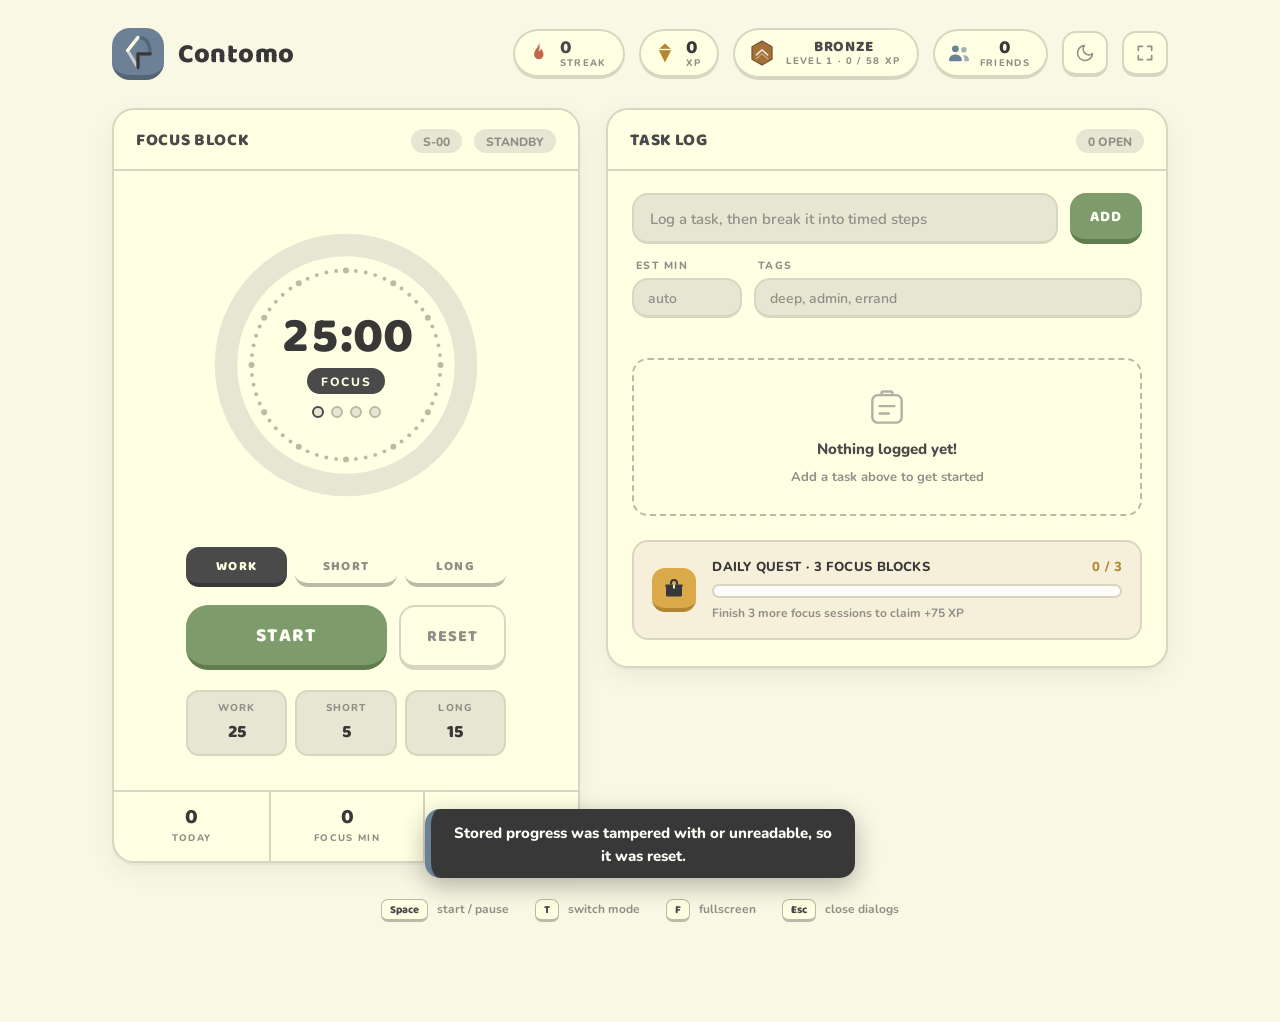
<file: Contomo.html>
<!DOCTYPE html>
<html lang="en" data-theme="system">
<head>
  <meta charset="UTF-8" />
  <meta name="viewport" content="width=device-width, initial-scale=1.0" />
  <title>Contomo</title>
  <link rel="icon" href="data:image/svg+xml,%3Csvg xmlns='http://www.w3.org/2000/svg' viewBox='0 0 32 32'%3E%3Crect width='32' height='32' rx='9' fill='%236D8196'/%3E%3Cpath d='M16 3.7 C23.8 3.7 26.2 10.3 26.2 17.6' fill='none' stroke='%23546576' stroke-width='2.75' stroke-linecap='round'/%3E%3Cpath d='M7.3 14.7 L15.8 28.9' fill='none' stroke='%23CBCBCB' stroke-width='2.75' stroke-linecap='round'/%3E%3Cpath d='M16 29.1 V17.6 H26.2' fill='none' stroke='%23383838' stroke-width='2.75' stroke-linecap='round' stroke-linejoin='round'/%3E%3Cpath d='M16 3.7 L7.3 14.7' fill='none' stroke='%23FFFFE3' stroke-width='2.75' stroke-linecap='round'/%3E%3C/svg%3E" />
  <link rel="preconnect" href="https://fonts.googleapis.com" />
  <link rel="preconnect" href="https://fonts.gstatic.com" crossorigin />
  <link
    rel="stylesheet"
    href="https://fonts.googleapis.com/css2?family=Baloo+2:wght@600;700;800&family=Nunito:wght@600;700;800;900&display=swap"
  />
  <link rel="preconnect" href="https://cdn.jsdelivr.net" />
  <style>
/* ============================================================
   CONTOMO - pomodoro deck, Duolingo-grade juice on an ink-wash
   palette. Depth is FAKE 3D: solid fills + darker bottom edges
   that collapse on press. NO gradients anywhere - every surface
   is one flat color; shine/highlight are separate flat shapes.

   Palette roles (muted inks, semantic):
     sage   = "go" - start, checkmarks, quest progress
     ink    = focus/work - the ring literally fills with ink
     slate  = break state, brand
     gold   = XP, rewards, level-ups
     plum   = the AI breakdown feature
     rust   = streak flame, focused-task emphasis
   ============================================================ */

/* ---------- Tokens ----------
   Built on the user's "Ink wash" palette:
     #4A4A4A charcoal ink · #CBCBCB grey · #FFFFE3 cream · #6D8196 slate
   Every game color below is a desaturated ink derived to sit in
   that family - saturation lives in motion and shape, not hue. */
:root {
  --bg: #f9f8e4;               /* softened cream ground */
  --card: #FFFFE3;             /* palette cream - card surfaces */
  --card-2: #e7e6d2;           /* wells between cream and grey */
  --ink: #4A4A4A;              /* palette charcoal - body text */
  --ink-strong: #383838;
  --muted: #8f8f88;
  --line: #d8d6c0;
  --line-strong: #bcbaa4;

  --green: #7e9c6b;            /* sage ink - "go": start, checks, quest */
  --green-edge: #5f7d4d;
  --green-soft: #eef0dc;

  --red: #c0684b;              /* rust ink - focus emphasis, streak flame */
  --red-edge: #99503a;
  --red-soft: #f4e6da;

  --blue: #6D8196;             /* palette slate - breaks, brand */
  --blue-edge: #546576;
  --blue-soft: #e6ebef;

  --gold: #d9a94a;             /* mustard ink - XP, rewards, levels */
  --gold-edge: #b3862f;
  --gold-soft: #f6efda;

  --purple: #9077a8;           /* plum ink - the AI breakdown */
  --purple-edge: #715c8a;
  --purple-soft: #ede8f2;

  --flame: #c0684b;
  --flame-edge: #99503a;

  --white: #fffef6;

  --r-s: 10px;
  --r-m: 16px;
  --r-l: 22px;

  --font-disp: "Baloo 2", "Comic Sans MS", system-ui, sans-serif;
  --font-body: "Nunito", "Segoe UI", system-ui, sans-serif;

  --shadow-card: 0 2px 0 rgb(74 74 74 / 0.05), 0 8px 24px rgb(74 74 74 / 0.08);
  --pop-ease: cubic-bezier(.34,1.56,.64,1); /* springy overshoot */
}

:root[data-theme="dark"] {
  --bg: #26261f;
  --card: #33332a;
  --card-2: #40402f;
  --ink: #f2f1dc;
  --ink-strong: #fbfaea;
  --muted: #a5a492;
  --line: #4b4b3d;
  --line-strong: #61604f;

  --green: #8fae7b;
  --green-edge: #6d8f5a;
  --green-soft: #333d29;

  --red: #d0825f;
  --red-edge: #a96244;
  --red-soft: #3d2f25;

  --blue: #7f96ac;
  --blue-edge: #5f7589;
  --blue-soft: #2d3740;

  --gold: #e0b95e;
  --gold-edge: #b8913c;
  --gold-soft: #3d3722;

  --purple: #a58fbc;
  --purple-edge: #82699b;
  --purple-soft: #362e40;

  --flame: #d0825f;
  --flame-edge: #a96244;

  --shadow-card: 0 2px 0 rgb(0 0 0 / 0.3), 0 8px 24px rgb(0 0 0 / 0.35);
}

@media (prefers-color-scheme: dark) {
  :root:not([data-theme="light"]) {
    --bg: #26261f;
    --card: #33332a;
    --card-2: #40402f;
    --ink: #f2f1dc;
    --ink-strong: #fbfaea;
    --muted: #a5a492;
    --line: #4b4b3d;
    --line-strong: #61604f;

    --green: #8fae7b;
    --green-edge: #6d8f5a;
    --green-soft: #333d29;

    --red: #d0825f;
    --red-edge: #a96244;
    --red-soft: #3d2f25;

    --blue: #7f96ac;
    --blue-edge: #5f7589;
    --blue-soft: #2d3740;

    --gold: #e0b95e;
    --gold-edge: #b8913c;
    --gold-soft: #3d3722;

    --purple: #a58fbc;
    --purple-edge: #82699b;
    --purple-soft: #362e40;

    --flame: #d0825f;
    --flame-edge: #a96244;

    --shadow-card: 0 2px 0 rgb(0 0 0 / 0.3), 0 8px 24px rgb(0 0 0 / 0.35);
  }
}

/* ---------- Base ---------- */
*, *::before, *::after { box-sizing: border-box; }
html { height: 100%; }

body {
  margin: 0;
  min-height: 100%;
  background: var(--bg);
  color: var(--ink);
  font-family: var(--font-body);
  font-size: 15px;
  line-height: 1.5;
  -webkit-font-smoothing: antialiased;
}

button, input { font: inherit; color: inherit; }
button { cursor: pointer; background: none; border: none; padding: 0; }
ul { margin: 0; padding: 0; list-style: none; }
h1, h2, p { margin: 0; }

:focus-visible { outline: 3px solid var(--blue); outline-offset: 2px; border-radius: 6px; }

.sr-only {
  position: absolute; width: 1px; height: 1px;
  padding: 0; margin: -1px;
  overflow: hidden; clip: rect(0 0 0 0);
  white-space: nowrap; border: 0;
}

.hidden { display: none !important; }

.app { max-width: 1120px; margin: 0 auto; padding: 28px 32px 100px; }

/* ============================================================
   CHUNKY 3D BUTTONS - the Duolingo press.
   Fill + darker bottom edge; :active slams it flat.
   ============================================================ */
.btn-3d {
  --fill: var(--green);
  --edge: var(--green-edge);
  position: relative;
  padding: 14px 26px 11px;
  background: var(--fill);
  border-radius: var(--r-m);
  border-bottom: 5px solid var(--edge);
  color: var(--white);
  font-family: var(--font-disp);
  font-size: 16px;
  font-weight: 800;
  letter-spacing: 0.06em;
  text-transform: uppercase;
  transition: transform 70ms ease, border-bottom-width 70ms ease,
              filter 140ms ease, border-radius 70ms ease;
  user-select: none;
}
.btn-3d:hover { filter: brightness(1.06); }
.btn-3d:active,
.btn-3d.pressed {
  transform: translateY(4px);
  border-bottom-width: 1px;
  filter: brightness(0.97);
}
.btn-3d:disabled { filter: saturate(0.25) opacity(0.55); cursor: not-allowed; transform: none; }

.btn-3d.green  { --fill: var(--green);  --edge: var(--green-edge); }
.btn-3d.red    { --fill: var(--red);    --edge: var(--red-edge); }
.btn-3d.blue   { --fill: var(--blue);   --edge: var(--blue-edge); }
.btn-3d.gold   { --fill: var(--gold);   --edge: var(--gold-edge); color: var(--ink-strong); }
.btn-3d.purple { --fill: var(--purple); --edge: var(--purple-edge); }
.btn-3d.gray {
  --fill: var(--card);
  --edge: var(--line-strong);
  color: var(--muted);
  border: 2px solid var(--line);
  border-bottom-width: 5px;
}
.btn-3d.gray:hover { color: var(--ink); filter: none; background: var(--card-2); }

.btn-3d.big { padding: 17px 20px 14px; font-size: 19px; border-radius: var(--r-l); }

/* Idle invite: the start button gently breathes when timer is idle -
   and steadies the moment the pointer reaches for it. */
.btn-3d.breathe { animation: breathe 2.6s ease-in-out infinite; }
.btn-3d.breathe:hover { animation-play-state: paused; }
@keyframes breathe {
  0%, 100% { transform: scale(1); }
  50% { transform: scale(1.03); }
}

/* ============================================================
   HUD - brand mark · streak flame · XP vault · rank pill
   ============================================================ */
.hud {
  display: flex;
  align-items: center;
  gap: 14px;
  margin-bottom: 28px;
}

.logo-tile {
  display: grid;
  place-items: center;
  width: 52px;
  height: 52px;
  flex: none;
  background: var(--blue);
  border-bottom: 5px solid var(--blue-edge);
  border-radius: 18px;
  transition: transform 120ms var(--pop-ease);
}
.logo-tile:hover { transform: rotate(-6deg) scale(1.05); }
.logo-tile svg { width: 38px; height: 38px; }
/* The mark: four rounded strokes recolored from the source logo into the
   ink-wash palette. Cream keeps its hex (theme-constant); ink and arc ride
   the theme variables so the mark re-inks itself in dark mode. */
.logo-tile svg path {
  fill: none;
  stroke-width: 88;
  stroke-linecap: round;
  stroke-linejoin: round;
}
.lg-arc   { stroke: var(--blue-edge); }
.lg-light { stroke: #CBCBCB; }
.lg-ink   { stroke: var(--ink-strong); }
.lg-cream { stroke: #FFFFE3; }

.logo-word { margin-right: auto; }
.logo-word .name {
  font-family: var(--font-disp);
  font-size: 27px;
  font-weight: 800;
  letter-spacing: 0.02em;
  line-height: 1;
  color: var(--ink-strong);
}

/* Stat pills */
.pill {
  display: flex;
  align-items: center;
  gap: 9px;
  padding: 8px 16px 8px 12px;
  background: var(--card);
  border: 2px solid var(--line);
  border-bottom-width: 4px;
  border-radius: 999px;
  transition: transform 150ms var(--pop-ease), border-color 150ms;
}
.pill:hover { transform: translateY(-2px); }
.pill svg { width: 24px; height: 24px; flex: none; }
.pill .num {
  font-family: var(--font-disp);
  font-size: 19px;
  font-weight: 800;
  line-height: 1;
  font-variant-numeric: tabular-nums;
}
.pill .sub {
  display: flex;
  flex-direction: column;
  line-height: 1.05;
}
.pill .lbl {
  font-size: 9.5px;
  font-weight: 800;
  letter-spacing: 0.14em;
  text-transform: uppercase;
  color: var(--muted);
}

.pill.streak svg { color: var(--flame); }
.pill.streak.lit svg { animation: flame-flicker 1.7s ease-in-out infinite; }
@keyframes flame-flicker {
  0%, 100% { transform: scale(1) rotate(0deg); }
  30% { transform: scale(1.12) rotate(-4deg); }
  60% { transform: scale(0.96) rotate(3deg); }
}
.pill.xp svg { color: var(--gold-edge); }
.pill.xp .num { color: var(--ink-strong); }
.pill.xp.bump { animation: pill-bump 400ms var(--pop-ease); }
@keyframes pill-bump {
  0% { transform: scale(1); }
  40% { transform: scale(1.18); }
  100% { transform: scale(1); }
}

.rank-pill .badge-inline { width: 30px; height: 30px; flex: none; }
.rank-pill .badge-inline svg { width: 100%; height: 100%; }
.rank-pill .rank-name { font-family: var(--font-disp); font-size: 15px; font-weight: 800; text-transform: uppercase; letter-spacing: 0.05em; }

.icon-btn {
  display: grid;
  place-items: center;
  width: 46px;
  height: 46px;
  flex: none;
  background: var(--card);
  border: 2px solid var(--line);
  border-bottom-width: 4px;
  border-radius: 14px;
  color: var(--muted);
  transition: transform 100ms, border-bottom-width 100ms, color 140ms;
}
.icon-btn:hover { color: var(--ink); }
.icon-btn:active { transform: translateY(3px); border-bottom-width: 1px; }
.icon-btn svg { width: 20px; height: 20px; }
.icon-sun { display: none; }
html[data-effective="dark"] .icon-sun { display: block; }
html[data-effective="dark"] .icon-moon { display: none; }

.icon-contract { display: none; }
html[data-fs="1"] .icon-contract { display: block; }
html[data-fs="1"] .icon-expand { display: none; }

/* ============================================================
   KEYBOARD HINTS FOOTER
   ============================================================ */
.hints {
  display: flex;
  justify-content: center;
  flex-wrap: wrap;
  gap: 8px 26px;
  margin-top: 36px;
  font-size: 12px;
  font-weight: 700;
  color: var(--muted);
}
.hints kbd {
  display: inline-block;
  padding: 2px 8px 1px;
  margin-right: 6px;
  background: var(--card);
  border: 1.5px solid var(--line-strong);
  border-bottom-width: 3px;
  border-radius: 7px;
  font-family: var(--font-disp);
  font-size: 11px;
  font-weight: 800;
  color: var(--ink);
}

/* ============================================================
   MAIN GRID
   ============================================================ */
.main {
  display: grid;
  grid-template-columns: minmax(350px, 10fr) minmax(350px, 12fr);
  gap: 26px;
  align-items: start;
}

.card {
  background: var(--card);
  border: 2px solid var(--line);
  border-radius: var(--r-l);
  box-shadow: var(--shadow-card);
}

.card-head {
  display: flex;
  align-items: center;
  gap: 12px;
  padding: 18px 22px 15px;
  border-bottom: 2px solid var(--line);
}
.card-title {
  font-family: var(--font-disp);
  font-size: 17px;
  font-weight: 800;
  letter-spacing: 0.04em;
  text-transform: uppercase;
  white-space: nowrap;
}
.card-head .spacer { flex: 1; }

.head-chip {
  font-size: 12px;
  font-weight: 800;
  padding: 4px 12px 2px;
  border-radius: 999px;
  background: var(--card-2);
  color: var(--muted);
  font-variant-numeric: tabular-nums;
  white-space: nowrap;
  flex: none;
}
.head-chip.live {
  background: var(--ink);
  color: var(--card);
  animation: chip-pulse 1.6s ease-in-out infinite;
}
@keyframes chip-pulse {
  0%, 100% { transform: scale(1); }
  50% { transform: scale(1.06); }
}

/* ============================================================
   TIMER CARD
   ============================================================ */
.timer-card { overflow: visible; }
.timer-body {
  display: flex;
  flex-direction: column;
  align-items: center;
  padding: 30px 28px 34px;
}

.task-chip {
  /* Yielding flex item: shrinks under pressure so the head never
     spills out of its card - title chips clip to an ellipsis. */
  flex: 0 1 170px;
  min-width: 56px;
  display: block;
  line-height: 1.25;
  overflow: hidden;
  text-overflow: ellipsis;
  white-space: nowrap;
  background: var(--red-soft);
  color: var(--red-edge);
}

/* ---------- The ring ---------- */
.ring-wrap {
  position: relative;
  width: min(300px, 74vw);
  aspect-ratio: 1;
  margin: 14px 0 10px;
}
.ring-svg { width: 100%; height: 100%; display: block; transform: rotate(-90deg); }

.ring-track { fill: none; stroke: var(--card-2); stroke-width: 15; }
.ring-fg {
  fill: none;
  stroke: var(--ink);          /* the ink-wash concept: focus fills with ink */
  stroke-width: 15;
  stroke-linecap: round;
  stroke-dasharray: 502.655;   /* 2π × 80 */
  transition: stroke-dashoffset 320ms linear, stroke 400ms ease, opacity 200ms ease;
}
body[data-mode="short"] .ring-fg { stroke: var(--blue); }
body[data-mode="long"] .ring-fg { stroke: var(--blue); }

/* tick dots around the inside of the ring */
.ring-dots circle { fill: var(--line-strong); transition: fill 200ms; }
.ring-dots circle.spent { fill: var(--ink); opacity: 0.8; }
body[data-mode="short"] .ring-dots circle.spent,
body[data-mode="long"] .ring-dots circle.spent { fill: var(--blue); }

.ring-center {
  position: absolute;
  inset: 0;
  display: flex;
  flex-direction: column;
  align-items: center;
  justify-content: center;
  gap: 0;
}

.countdown {
  font-family: var(--font-disp);
  /* Sized so the corners of "25:00" stay well inside the tick-dot
     circle (~91px clear radius on a 300px ring) - the digits must
     never crowd the watch-face markings around them. */
  font-size: clamp(38px, 8vw, 50px);
  font-weight: 800;
  line-height: 1;
  font-variant-numeric: tabular-nums;
  color: var(--ink-strong);
}
.countdown .cd-secs { display: inline-block; }
/* No per-second pop: a flashing clock fights the focus it is timing. */

.mode-tag {
  display: inline-flex;
  align-items: center;
  gap: 7px;
  margin-top: 6px;
  padding: 5px 14px 3px;
  border-radius: 999px;
  background: var(--ink);
  color: var(--card);
  font-size: 12px;
  font-weight: 800;
  letter-spacing: 0.14em;
  text-transform: uppercase;
}
body[data-mode="short"] .mode-tag,
body[data-mode="long"] .mode-tag { background: var(--blue-soft); color: var(--blue-edge); }

.cycle-dots { display: flex; gap: 7px; margin-top: 12px; }
.cycle-dot {
  width: 12px; height: 12px;
  border-radius: 50%;
  background: var(--card-2);
  border: 2px solid var(--line-strong);
}
.cycle-dot.filled { background: var(--ink); border-color: var(--ink-strong); }
body[data-mode="short"] .cycle-dot.filled,
body[data-mode="long"] .cycle-dot.filled { background: var(--blue); border-color: var(--blue-edge); }
.cycle-dot.current { border-color: var(--ink); animation: chip-pulse 1.6s ease-in-out infinite; }

/* mode segmented control */
.mode-switch {
  display: grid;
  grid-template-columns: repeat(3, 1fr);
  gap: 8px;
  width: min(320px, 76vw);
  margin-top: 22px;
}
.mode-btn {
  --fill: var(--card);
  --edge: var(--line-strong);
  padding: 10px 6px 7px;
  border-radius: 13px;
  background: var(--fill);
  border-bottom: 4px solid var(--edge);
  color: var(--muted);
  font-family: var(--font-disp);
  font-size: 13px;
  font-weight: 800;
  letter-spacing: 0.1em;
  text-transform: uppercase;
  transition: transform 70ms, border-bottom-width 70ms, background-color 140ms, color 140ms;
}
.mode-btn:hover { color: var(--ink); }
.mode-btn:active { transform: translateY(3px); border-bottom-width: 1px; }
.mode-btn.active { --fill: var(--ink); --edge: var(--ink-strong); color: var(--card); }
body[data-mode="short"] .mode-btn.active[data-mode="short"],
.mode-btn.active[data-mode="short"] { --fill: var(--blue); --edge: var(--blue-edge); }
.mode-btn.active[data-mode="long"] { --fill: var(--blue); --edge: var(--blue-edge); }

.timer-controls {
  display: grid;
  grid-template-columns: 1fr auto;
  gap: 12px;
  width: min(320px, 76vw);
  margin-top: 18px;
}
.timer-controls .btn-start { grid-column: 1; }
body.running .btn-start { --fill: var(--gold); --edge: var(--gold-edge); color: var(--ink-strong); }

.length-row {
  display: flex;
  gap: 8px;
  margin-top: 20px;
  width: min(320px, 76vw);
}
.length-control {
  flex: 1;
  display: flex;
  flex-direction: column;
  align-items: center;
  gap: 2px;
  padding: 9px 6px 7px;
  border: 2px solid var(--line);
  border-radius: 13px;
  background: var(--card-2);
}
.length-control span {
  font-size: 10px;
  font-weight: 800;
  letter-spacing: 0.12em;
  text-transform: uppercase;
  color: var(--muted);
}
.length-control input {
  width: 44px;
  border: none;
  background: transparent;
  font-family: var(--font-disp);
  font-size: 18px;
  font-weight: 800;
  text-align: center;
  color: var(--ink-strong);
  outline: none;
  -moz-appearance: textfield;
  appearance: textfield;
}
.length-control input::-webkit-outer-spin-button,
.length-control input::-webkit-inner-spin-button { -webkit-appearance: none; }
.length-control:focus-within { border-color: var(--blue); background: var(--card); }

/* ---------- today strip: the card's scoreline ---------- */
.today-strip {
  display: grid;
  grid-template-columns: repeat(3, 1fr);
  border-top: 2px solid var(--line);
}
.today-cell {
  padding: 14px 8px 16px;
  text-align: center;
}
.today-cell + .today-cell { border-left: 2px solid var(--line); }
.today-num {
  display: block;
  font-family: var(--font-disp);
  font-size: 21px;
  font-weight: 800;
  line-height: 1.1;
  color: var(--ink-strong);
  font-variant-numeric: tabular-nums;
}
.today-lbl {
  display: block;
  margin-top: 2px;
  font-size: 9.5px;
  font-weight: 800;
  letter-spacing: 0.14em;
  text-transform: uppercase;
  color: var(--muted);
}

/* ============================================================
   TASKS CARD
   ============================================================ */
.tasks-body {
  display: flex;
  flex-direction: column;
  padding: 22px 24px 26px;
}

.task-add {
  display: flex;
  gap: 12px;
}
.task-add .btn-3d { flex: none; padding: 12px 20px 9px; font-size: 15px; }
.input {
  width: 100%;
  padding: 13px 16px 11px;
  background: var(--card-2);
  border: 2px solid var(--line);
  border-bottom-width: 3px;
  border-radius: var(--r-m);
  font-weight: 700;
  color: var(--ink-strong);
  transition: border-color 140ms, background-color 140ms;
}
.input::placeholder { color: var(--muted); font-weight: 600; }
.input:focus { outline: none; border-color: var(--blue); background: var(--card); }
.task-add .btn-3d { flex: none; }

.task-meta-row {
  display: grid;
  grid-template-columns: 110px 1fr;
  gap: 12px;
  margin-top: 14px;
}
.meta-cell label {
  display: block;
  margin: 0 0 4px 4px;
  font-size: 10.5px;
  font-weight: 800;
  letter-spacing: 0.12em;
  text-transform: uppercase;
  color: var(--muted);
}
.meta-cell .input {
  padding: 8px 14px 6px;
  font-size: 14px;
}

/* --- task cards --- */
.task-list {
  display: flex;
  flex-direction: column;
  gap: 14px;
  margin-top: 20px;
}

.task-card {
  position: relative;
  display: grid;
  grid-template-columns: auto 1fr;
  gap: 15px;
  align-items: start;
  padding: 16px 18px 15px;
  background: var(--card);
  border: 2px solid var(--line);
  border-radius: var(--r-m);
  box-shadow: 0 2px 0 rgb(61 68 80 / 0.05);
  transition: transform 130ms var(--pop-ease), border-color 140ms, box-shadow 140ms;
}
.task-card:hover { border-color: var(--line-strong); transform: translateY(-1px); }
.task-card.active-task {
  border-color: var(--red);
  background: var(--red-soft);
  box-shadow: 0 3px 0 var(--red-edge);
}
.task-card.dragging { opacity: 0.45; }
.task-card.drag-over { border-color: var(--blue); border-style: dashed; }
.task-card.done { opacity: 0.55; }
.task-card.done .task-title { text-decoration: line-through; text-decoration-thickness: 2px; }

.task-index {
  cursor: grab;
  min-width: 40px;
  padding: 9px 4px 7px;
  text-align: center;
  border-radius: 10px;
  background: var(--card-2);
  font-family: var(--font-disp);
  font-size: 16px;
  font-weight: 800;
  color: var(--muted);
  user-select: none;
  -webkit-user-drag: element;
}
.task-card.active-task .task-index {
  background: var(--red);
  color: var(--white);
}
.task-index:active { cursor: grabbing; }

.task-topline {
  display: flex;
  align-items: flex-start;
  gap: 11px;
}

.checkbox {
  position: relative;
  width: 28px;
  height: 28px;
  flex: none;
  margin-top: 2px;
  background: var(--card);
  border: 2px solid var(--line-strong);
  border-bottom-width: 3px;
  border-radius: 9px;
  color: transparent;
  transition: background-color 150ms var(--pop-ease), border-color 120ms, transform 90ms;
}
.checkbox svg {
  position: absolute;
  inset: 0;
  margin: auto;
  width: 17px;
  height: 17px;
  fill: none;
  stroke: currentColor;
  stroke-width: 3.4;
  stroke-linecap: round;
  stroke-linejoin: round;
}
.checkbox:hover { border-color: var(--green-edge); transform: scale(1.08); }
.checkbox.checked {
  background: var(--green);
  border-color: var(--green-edge);
  border-bottom-width: 1px;
  color: var(--white);
  animation: check-pop 380ms var(--pop-ease);
}
@keyframes check-pop {
  0% { transform: scale(0.72) rotate(-14deg); }
  60% { transform: scale(1.18) rotate(4deg); }
  100% { transform: scale(1) rotate(0deg); }
}

.task-body { flex: 1; min-width: 0; }
.task-title {
  display: block;
  font-size: 16px;
  font-weight: 800;
  line-height: 1.25;
  color: var(--ink-strong);
  overflow-wrap: anywhere;
  cursor: pointer;
}
.task-chips { display: flex; flex-wrap: wrap; gap: 5px; margin-top: 7px; }

.chip {
  display: inline-flex;
  align-items: center;
  padding: 3px 9px 1px;
  border-radius: 999px;
  background: var(--card-2);
  color: var(--muted);
  font-size: 11px;
  font-weight: 800;
  letter-spacing: 0.02em;
  white-space: nowrap;
}
.chip-focus {
  background: var(--red);
  color: var(--white);
  animation: chip-pulse 1.6s ease-in-out infinite;
}
.chip-xp { background: var(--gold-soft); color: var(--gold-edge); }

/* Inline icon glyphs inside text runs - sized to the line, never emoji */
.chip svg { width: 10px; height: 10px; margin-right: 4px; vertical-align: -1px; }
.task-chip svg { width: 11px; height: 11px; margin-right: 4px; vertical-align: -1.5px; flex: none; }
.flame-ic { width: 12px; height: 12px; vertical-align: -1.5px; }
.rr-levels .flame-ic { fill: var(--flame); }
.toast .flame-ic { fill: #ff9d7c; }
.unfriend svg { width: 11px; height: 11px; }

.subtask-list {
  display: flex;
  flex-direction: column;
  gap: 8px;
  margin-top: 13px;
  padding: 12px 14px;
  background: var(--card-2);
  border-radius: 12px;
}
.subtask {
  display: flex;
  align-items: center;
  gap: 10px;
  font-size: 14px;
  font-weight: 700;
  color: var(--ink);
}
.subtask.done span { text-decoration: line-through; color: var(--muted); }
.subtask-check {
  width: 21px;
  height: 21px;
  flex: none;
  border: 2px solid var(--line-strong);
  border-radius: 50%;
  background: var(--card);
  transition: background-color 140ms var(--pop-ease), border-color 140ms;
}
.subtask-check:hover { transform: scale(1.12); }
.subtask.done .subtask-check {
  background: var(--green);
  border-color: var(--green-edge);
  animation: check-pop 320ms var(--pop-ease);
}

.task-actions { display: flex; flex-direction: column; gap: 7px; }
.mini-btn {
  display: grid;
  place-items: center;
  width: 34px;
  height: 34px;
  border-radius: 11px;
  border-bottom: 3px solid transparent;
  color: var(--muted);
  background: var(--card-2);
  transition: transform 90ms var(--pop-ease), background-color 140ms, color 140ms, filter 140ms;
}
.mini-btn:hover { transform: translateY(-2px) scale(1.06); color: var(--ink); }
.mini-btn:active { transform: translateY(1px) scale(0.94); }
.mini-btn svg { width: 17px; height: 17px; }
.mini-btn.ai {
  background: var(--purple);
  border-bottom-color: var(--purple-edge);
  color: var(--white);
}
.mini-btn.ai:hover {
  color: var(--white);
  filter: brightness(1.07) drop-shadow(0 0 0 currentColor);
  animation: sparkle-wiggle 500ms ease;
}
@keyframes sparkle-wiggle {
  0%, 100% { rotate: 0deg; }
  30% { rotate: -9deg; }
  65% { rotate: 8deg; }
}

/* --- empty state --- */
.task-empty { display: none; }
.task-empty:not(.hidden) {
  display: flex;
  flex-direction: column;
  align-items: center;
  gap: 8px;
  margin-top: 20px;
  padding: 26px 18px;
  border: 2px dashed var(--line-strong);
  border-radius: var(--r-m);
  text-align: center;
}
.empty-icon { width: 44px; opacity: 0.7; }
.task-empty .msg {
  font-weight: 800;
  color: var(--ink);
  max-width: 300px;
}
.task-empty .hint {
  font-size: 13px;
  font-weight: 700;
  color: var(--muted);
  max-width: 330px;
}

/* ============================================================
   DAILY QUEST CARD
   ============================================================ */
.quest {
  display: flex;
  align-items: center;
  gap: 16px;
  margin-top: 24px;
  padding: 16px 18px;
  background: var(--gold-soft);
  border: 2px solid var(--line);
  border-radius: var(--r-m);
}
.quest-icon {
  width: 44px;
  height: 44px;
  flex: none;
  display: grid;
  place-items: center;
  background: var(--gold);
  border-bottom: 4px solid var(--gold-edge);
  border-radius: 13px;
  transition: transform 200ms var(--pop-ease);
}
.quest-icon svg { width: 24px; height: 24px; color: var(--ink-strong); }
.quest.complete .quest-icon { animation: chest-pop 600ms var(--pop-ease); }
@keyframes chest-pop {
  0% { transform: scale(1); }
  40% { transform: scale(1.3) rotate(-8deg); }
  70% { transform: scale(0.95) rotate(5deg); }
  100% { transform: scale(1) rotate(0deg); }
}

.quest-main { flex: 1; }
.quest-title {
  display: flex;
  justify-content: space-between;
  gap: 8px;
  font-size: 13px;
  font-weight: 800;
  letter-spacing: 0.03em;
  text-transform: uppercase;
  color: var(--ink-strong);
}
.quest-title .count { font-variant-numeric: tabular-nums; color: var(--gold-edge); }
.quest-track {
  height: 14px;
  margin-top: 7px;
  background: rgb(255 255 255 / 0.85);
  border: 2px solid var(--line);
  border-radius: 999px;
  overflow: hidden;
}
:root[data-theme="dark"] .quest-track,
:root:not([data-theme="light"]) .quest-track { background: rgb(0 0 0 / 0.35); }
.quest-fill {
  width: 0%;
  height: 100%;
  background: var(--green);
  border-radius: 999px;
  transition: width 500ms var(--pop-ease), background-color 300ms;
}
.quest-fill::after {
  /* flat highlight blob on the bar - one solid shape, not a gradient */
  content: "";
  display: block;
  height: 4px;
  margin: 2px 6px 0;
  border-radius: 999px;
  background: rgb(255 255 255 / 0.55);
}
.quest-sub { margin-top: 6px; font-size: 12px; font-weight: 700; color: var(--muted); }
.quest.complete .quest-fill { background: var(--flame); }

/* ============================================================
   BREAKDOWN MODAL
   ============================================================ */
.modal {
  position: fixed;
  inset: 0;
  z-index: 60;
  display: grid;
  place-items: center;
  padding: 20px;
  background: rgb(24 30 40 / 0.55);
  opacity: 0;
  pointer-events: none;
  transition: opacity 180ms;
}
.modal.open { opacity: 1; pointer-events: auto; }

.modal-card {
  width: min(560px, 100%);
  max-height: calc(100vh - 40px);
  display: flex;
  flex-direction: column;
  background: var(--card);
  border: 2px solid var(--line);
  border-radius: var(--r-l);
  box-shadow: 0 10px 0 rgb(0 0 0 / 0.18), 0 30px 60px rgb(0 0 0 / 0.3);
  transform: scale(0.9) translateY(16px);
  transition: transform 240ms var(--pop-ease);
}
.modal.open .modal-card { transform: scale(1) translateY(0); }

.modal-head {
  display: flex;
  align-items: center;
  gap: 14px;
  padding: 20px 24px 16px;
  border-bottom: 2px solid var(--line);
}
.modal-head h2 {
  flex: 1;
  font-family: var(--font-disp);
  font-size: 19px;
  font-weight: 800;
  line-height: 1.2;
}
.breakdown-task-name {
  display: block;
  color: var(--purple-edge);
  overflow-wrap: anywhere;
}

/* "experimental" flag on the breakdown dialog */
.exp-chip {
  display: inline-block;
  padding: 3px 10px 2px;
  margin-left: 8px;
  vertical-align: 4px;
  border-radius: 999px;
  background: var(--red-soft);
  color: var(--red-edge);
  font-family: var(--font-body);
  font-size: 11px;
  font-weight: 800;
  letter-spacing: 0.08em;
  text-transform: uppercase;
}

.model-status {
  padding: 11px 20px;
  font-size: 13px;
  font-weight: 800;
  color: var(--purple-edge);
  border-bottom: 2px dashed var(--line);
  display: flex;
  align-items: center;
  gap: 9px;
  min-height: 42px;
}
.spin {
  width: 15px;
  height: 15px;
  flex: none;
  border: 3px solid var(--line-strong);
  border-top-color: var(--purple);
  border-radius: 50%;
  animation: spin 0.8s linear infinite;
}
@keyframes spin { to { transform: rotate(360deg); } }

.breakdown-list {
  overflow-y: auto;
  padding: 14px 20px;
  display: flex;
  flex-direction: column;
  gap: 9px;
  min-height: 120px;
}
.breakdown-item {
  display: grid;
  grid-template-columns: 32px 1fr;
  align-items: center;
  gap: 12px;
  padding: 11px 13px 9px;
  background: var(--card-2);
  border: 2px solid transparent;
  border-radius: 13px;
  font-weight: 800;
  animation: row-in 300ms var(--pop-ease) backwards;
}
@keyframes row-in {
  from { transform: translateX(-14px); opacity: 0; }
  to { transform: none; opacity: 1; }
}
.breakdown-item:nth-child(1) { animation-delay: 60ms; }
.breakdown-item:nth-child(2) { animation-delay: 130ms; }
.breakdown-item:nth-child(3) { animation-delay: 200ms; }
.breakdown-item:nth-child(4) { animation-delay: 270ms; }
.breakdown-item:nth-child(5) { animation-delay: 340ms; }
.breakdown-item:nth-child(6) { animation-delay: 410ms; }
.breakdown-item .num {
  width: 28px;
  height: 28px;
  display: grid;
  place-items: center;
  background: var(--purple);
  border-bottom: 3px solid var(--purple-edge);
  border-radius: 9px;
  color: var(--white);
  font-family: var(--font-disp);
  font-size: 14px;
}
.breakdown-item.live-row span:last-child {
  color: var(--muted);
  font-weight: 600;
  overflow-wrap: anywhere;
  font-size: 12px;
  line-height: 1.45;
  max-height: 74px;
  overflow-y: hidden;
}

.modal-actions {
  display: flex;
  justify-content: flex-end;
  gap: 11px;
  padding: 15px 20px 19px;
  border-top: 2px solid var(--line);
}

/* ============================================================
   RANK LADDER MODAL
   ============================================================ */
.rank-pill { cursor: pointer; }
.rank-pill:hover { border-color: var(--gold-edge); }

.ranks-card { width: min(480px, 100%); }

.ranks-progress {
  padding: 15px 20px 13px;
  border-bottom: 2px dashed var(--line);
}
.ranks-row-line {
  display: flex;
  justify-content: space-between;
  align-items: baseline;
  gap: 10px;
  font-size: 14px;
  font-weight: 800;
}
.ranks-row-line strong { font-family: var(--font-disp); font-size: 18px; }
.ranks-next { color: var(--muted); font-size: 12.5px; font-weight: 800; }
.ranks-progress .quest-track { margin-top: 8px; }
.ranks-progress .quest-sub { margin-top: 7px; }

.ranks-list {
  overflow-y: auto;
  padding: 14px 20px 20px;
  display: flex;
  flex-direction: column;
  gap: 9px;
}
.rank-row {
  display: grid;
  grid-template-columns: 46px 1fr auto;
  align-items: center;
  gap: 13px;
  padding: 10px 14px;
  border: 2px solid var(--line);
  border-radius: 14px;
  transition: transform 120ms var(--pop-ease);
}
.rank-row .rank-badge { width: 42px; height: 42px; }
.rank-row .rank-badge svg { width: 100%; height: 100%; }
.rank-row .rr-name {
  font-family: var(--font-disp);
  font-size: 16px;
  font-weight: 800;
  letter-spacing: 0.03em;
  text-transform: uppercase;
  color: var(--rk, var(--ink));
}
.rank-row .rr-levels { font-size: 12px; font-weight: 800; color: var(--muted); }
.rank-row .rr-state {
  font-size: 11.5px;
  font-weight: 800;
  padding: 4px 11px 2px;
  border-radius: 999px;
  background: var(--card-2);
  color: var(--muted);
  text-align: center;
}
.rank-row.achieved { border-color: var(--line-strong); }
.rank-row.achieved .rr-state { background: var(--green-soft); color: var(--green-edge); }
.rank-row.current {
  border-color: var(--blue);
  background: var(--blue-soft);
  box-shadow: 0 3px 0 var(--blue-edge);
  transform: scale(1.02);
}
.rank-row.current .rr-state { background: var(--blue); color: var(--white); }
.rank-row.locked { opacity: 0.55; filter: grayscale(0.55); }
.rank-row.locked .rank-badge { filter: grayscale(0.8); opacity: 0.6; }

/* ============================================================
   FRIENDS - 8-digit codes, P2P leaderboard (WebRTC)
   ============================================================ */
.friends-pill { cursor: pointer; }
.friends-pill:hover { border-color: var(--blue); }
.friends-pill svg { color: var(--blue); }
.friends-pill .num { color: var(--ink-strong); }

.ranks-week strong { letter-spacing: 0.02em; }

.friends-card { width: min(480px, 100%); }

.friends-me {
  padding: 15px 20px 13px;
  border-bottom: 2px dashed var(--line);
  display: flex;
  flex-direction: column;
  gap: 11px;
}
.friends-code-row {
  display: flex;
  align-items: center;
  justify-content: space-between;
  gap: 12px;
}
.friends-code-block { display: flex; flex-direction: column; gap: 3px; }
.friends-code-lbl {
  font-size: 10.5px;
  font-weight: 800;
  letter-spacing: 0.1em;
  text-transform: uppercase;
  color: var(--muted);
}
.friends-code {
  font-family: var(--font-disp);
  font-size: 27px;
  font-weight: 800;
  letter-spacing: 0.12em;
  color: var(--ink-strong);
  background: none;
  border: none;
  padding: 0;
  cursor: pointer;
  text-align: left;
}
.friends-code:hover { color: var(--blue); }
.friends-name-row {
  display: flex;
  align-items: center;
  gap: 9px;
  font-size: 12.5px;
  font-weight: 800;
  color: var(--muted);
}
.friends-name-row .input { flex: 1; min-width: 0; }
.friends-note { min-height: 16px; font-size: 12px; font-weight: 700; color: var(--muted); }

.friends-add { padding: 13px 20px 4px; display: flex; gap: 9px; }
.friends-add .input { flex: 1; min-width: 0; }

.friends-section-lbl {
  padding: 13px 20px 0;
  font-size: 10.5px;
  font-weight: 800;
  letter-spacing: 0.1em;
  text-transform: uppercase;
  color: var(--muted);
}
.friends-list { max-height: 205px; }
.friends-empty {
  padding: 14px 16px;
  border: 2px dashed var(--line);
  border-radius: 14px;
  font-size: 13px;
  font-weight: 700;
  color: var(--muted);
  text-align: center;
}
.friends-list .rank-row { position: relative; }
.unfriend {
  position: absolute;
  top: -7px;
  right: -7px;
  width: 22px;
  height: 22px;
  border-radius: 50%;
  border: 2px solid var(--line-strong);
  background: var(--card);
  color: var(--muted);
  font-size: 11px;
  font-weight: 800;
  line-height: 1;
  cursor: pointer;
  display: grid;
  place-items: center;
}
.unfriend:hover { background: var(--red); border-color: var(--red); color: var(--white); }

.friends-footnote {
  padding: 11px 20px 18px;
  font-size: 11.5px;
  font-weight: 700;
  color: var(--muted);
}

/* ============================================================
   TOASTS
   ============================================================ */
.toast-stack {
  position: fixed;
  bottom: 22px;
  left: 50%;
  transform: translateX(-50%);
  z-index: 70;
  display: flex;
  flex-direction: column-reverse;
  align-items: center;
  gap: 9px;
  width: min(430px, calc(100vw - 36px));
  pointer-events: none;
}
.toast {
  width: 100%;
  padding: 13px 18px 11px;
  /* Fixed dark chrome in BOTH themes: a toast must contrast with the page
     ground, but --ink-strong flips near-white in dark mode, which used to
     leave white text on a white card. */
  background: #383838;
  color: #fffef6;
  border-left: 6px solid var(--blue);
  border-radius: 15px;
  box-shadow: 0 8px 26px rgb(0 0 0 / 0.28);
  font-weight: 800;
  text-align: center;
  animation: toast-in 340ms var(--pop-ease);
}
.toast.success { border-left-color: var(--green); }
.toast.rankup { border-left-color: var(--gold); }
.toast strong { color: #ffe08a; }
.toast.success strong { color: #b6f36a; }
.toast.leaving { animation: toast-out 260ms ease forwards; }
@keyframes toast-in {
  from { transform: translateY(24px) scale(0.92); opacity: 0; }
  to { transform: none; opacity: 1; }
}
@keyframes toast-out {
  to { transform: translateY(16px) scale(0.94); opacity: 0; }
}

/* ============================================================
   FX LAYER - XP flights + particle bursts
   ============================================================ */
.fx-layer {
  position: fixed;
  inset: 0;
  z-index: 80;
  pointer-events: none;
  overflow: hidden;
}
.xp-fly {
  position: absolute;
  padding: 6px 13px 4px;
  background: var(--gold);
  border: 2px solid var(--gold-edge);
  border-radius: 999px;
  color: var(--ink-strong);
  font-family: var(--font-disp);
  font-size: 14px;
  font-weight: 800;
  white-space: nowrap;
  box-shadow: 0 3px 0 var(--gold-edge);
  transform: translate(-50%, 0);
}
.particle {
  position: absolute;
  width: 9px;
  height: 9px;
  border-radius: 50%;
  transform: translate(-50%, -50%);
}
.particle:nth-child(4n+1) { border-radius: 2px; }

/* canvas confetti (full celebrations) */
.confetti-canvas {
  position: fixed;
  inset: 0;
  z-index: 79;
  pointer-events: none;
}

/* ============================================================
   LEVEL-UP OVERLAY - the big celebration
   ============================================================ */
.level-overlay {
  position: fixed;
  inset: 0;
  z-index: 90;
  display: grid;
  place-items: center;
  padding: 20px;
  background: rgb(20 26 38 / 0.72);
  animation: overlay-in 220ms ease;
  cursor: pointer;
}
.level-overlay.closing { opacity: 0; transition: opacity 200ms; }
@keyframes overlay-in { from { opacity: 0; } }

.level-card {
  width: min(430px, 100%);
  text-align: center;
  background: var(--card);
  border: 2px solid var(--line);
  border-radius: 26px;
  overflow: hidden;
  animation: card-slam 480ms var(--pop-ease);
}
@keyframes card-slam {
  0% { transform: scale(0.55) rotate(-4deg); opacity: 0; }
  70% { transform: scale(1.06) rotate(1deg); opacity: 1; }
  100% { transform: scale(1) rotate(0deg); }
}
.level-banner {
  padding: 13px 10px 10px;
  background: var(--gold);
  border-bottom: 5px solid var(--gold-edge);
  color: var(--ink-strong);
  font-family: var(--font-disp);
  font-size: 23px;
  font-weight: 800;
  letter-spacing: 0.1em;
  text-transform: uppercase;
}
.level-stage {
  display: flex;
  align-items: center;
  justify-content: center;
  gap: 22px;
  padding: 28px 22px 22px;
}
.badge-big {
  width: 96px;
  height: 96px;
  animation: badge-shine 1.4s ease-in-out infinite alternate;
}
.badge-big svg { width: 100%; height: 100%; }
@keyframes badge-shine {
  from { transform: scale(1) rotate(-3deg); }
  to { transform: scale(1.07) rotate(3deg); }
}
.level-figures { text-align: left; }
.level-value {
  font-family: var(--font-disp);
  font-size: 66px;
  font-weight: 800;
  line-height: 0.95;
  color: var(--ink-strong);
}
.level-from {
  margin-top: 4px;
  font-size: 12.5px;
  font-weight: 800;
  letter-spacing: 0.06em;
  text-transform: uppercase;
  color: var(--muted);
}
.level-rank {
  margin-top: 7px;
  display: inline-block;
  padding: 4px 14px 2px;
  border-radius: 999px;
  background: var(--gold-soft);
  font-family: var(--font-disp);
  font-size: 15px;
  font-weight: 800;
  letter-spacing: 0.06em;
  text-transform: uppercase;
}
.level-hint {
  padding: 0 10px 17px;
  font-size: 12px;
  font-weight: 700;
  color: var(--muted);
}

.rk-bronze  { --rk: #a2703b; }
.rk-silver  { --rk: #8e9ba6; }
.rk-gold    { --rk: #cfa22e; }
.rk-diamond { --rk: #3fa8d0; }
.rk-mythic  { --rk: #8250c4; }
.rk-master  { --rk: #b23040; }
.level-rank { color: var(--rk, var(--ink)); }
.level-rank::before {
  content: "";
  display: inline-block;
  width: 9px;
  height: 9px;
  margin-right: 7px;
  border-radius: 50%;
  background: var(--rk, var(--ink));
}
/* The toast card is dark in both themes, so rank colors get one uniform
   legibility lift here instead of a dark-mode-only filter. */
.toast.rankup strong { color: var(--rk, var(--gold)); filter: brightness(1.25); }

/* ============================================================
   RESPONSIVE
   ============================================================ */
@media (max-width: 980px) {
  .main { grid-template-columns: 1fr; }
}
@media (max-width: 720px) {
  .hud { flex-wrap: wrap; }
  .logo-word { order: 1; flex: 1; }
  .icon-btn { order: 2; }
  .pill.streak { order: 3; }
  .pill.xp { order: 4; }
  .rank-pill { order: 5; }
  .friends-pill { order: 6; }
  .task-meta-row { grid-template-columns: 90px 1fr; }
  .card-head { flex-wrap: wrap; row-gap: 8px; }
  .card-head .spacer { display: none; }
  .task-chip { flex-basis: 150px; }
}
@media (max-width: 460px) {
  .app { padding: 14px 12px 80px; }
  .pill { padding: 7px 12px 7px 9px; }
  .pill .lbl { display: none; }
  .timer-controls, .mode-switch, .length-row { width: 100%; }
  .task-card { padding: 13px 12px 12px; gap: 10px; }
  .task-title { font-size: 15px; }
  .subtask-list { padding: 10px 11px; }
  .quest-title { flex-wrap: wrap; row-gap: 2px; }
  .quest-title .count { white-space: nowrap; }
}

@media (prefers-reduced-motion: reduce) {
  *, *::before, *::after {
    animation-duration: 0.01ms !important;
    animation-iteration-count: 1 !important;
    transition-duration: 0.01ms !important;
  }
}</style>
</head>
<body data-mode="work">
  <div class="app">

    <!-- ===== HUD: logo · streak flame · XP vault · rank · theme ===== -->
    <header class="hud">
      <div class="logo-tile" aria-hidden="true">
        <svg viewBox="0 0 1024 1024">
          <path class="lg-arc" d="M512 118 C760 118 838 330 838 562"/>
          <path class="lg-light" d="M233 472 L505 925"/>
          <path class="lg-ink" d="M512 930 V562 H838"/>
          <path class="lg-cream" d="M512 118 L233 472"/>
        </svg>
      </div>
      <div class="logo-word">
        <h1 class="name">Contomo</h1>
      </div>

      <div class="pill streak" id="pill-streak" title="Best streak: 0 days">
        <svg viewBox="0 0 24 24" fill="currentColor" aria-hidden="true">
          <path d="M12.2 2 C13 5 12.8 8 11.5 10.4 C12.6 9.9 13.6 8.9 14.2 7.4 C15.4 9.2 16.5 11.2 16.5 13.6 A4.7 4.7 0 0 1 7.1 13.6 C7.1 9 11.4 6.4 12.2 2 Z"/>
        </svg>
        <div class="sub">
          <span class="num" id="stat-streak">0</span>
          <span class="lbl">Streak</span>
        </div>
      </div>

      <div class="pill xp" id="pill-xp" title="Total experience">
        <svg viewBox="0 0 24 24" fill="currentColor" aria-hidden="true">
          <path d="M12 2.5 L18.5 8.5 L12 21.5 L5.5 8.5 Z"/>
          <path d="M5.5 8.5 H18.5" stroke="#FFFFE3" stroke-width="1.4"/>
        </svg>
        <div class="sub">
          <span class="num" id="xp-total">0</span>
          <span class="lbl">XP</span>
        </div>
      </div>

      <button class="pill rank-pill" id="pill-rank" title="Open rank ladder" aria-haspopup="dialog">
        <span class="badge-inline rk-bronze" id="stat-rank-badge"></span>
        <div class="sub">
          <span class="rank-name rk-bronze" id="stat-rank-name">Bronze</span>
          <span class="lbl">Level <span id="stat-level">1</span> · <span id="rank-progress">0 / 100 XP</span></span>
        </div>
      </button>

      <button class="pill friends-pill" id="pill-friends" title="Friends & leaderboard" aria-haspopup="dialog">
        <svg viewBox="0 0 24 24" fill="currentColor" aria-hidden="true">
          <path d="M8.4 11.2 a3.4 3.4 0 1 0 0-6.8 a3.4 3.4 0 0 0 0 6.8 Z"/>
          <path d="M16.9 11.6 a2.8 2.8 0 1 0 0-5.6 a2.8 2.8 0 0 0 0 5.6 Z" opacity="0.62"/>
          <path d="M2 19.1 c0-3.4 2.9-5.5 6.4-5.5 s6.4 2.1 6.4 5.5 c0 .8-.4 1.2-1.2 1.2 H3.2 c-.8 0-1.2-.4-1.2-1.2 Z"/>
          <path d="M16.4 14.4 c3-.4 5.6 1.5 5.6 4.6 c0 .8-.4 1.3-1.2 1.3 h-3.9 c.4-.5.5-1 .5-1.6 c0-1.8-.6-3.3-1.8-4.4 c.2 0 .5 0 .8.1 Z" opacity="0.62"/>
        </svg>
        <div class="sub">
          <span class="num" id="friends-count">0</span>
          <span class="lbl">Friends</span>
        </div>
      </button>

      <button class="icon-btn" id="theme-toggle" aria-label="Cycle theme" title="Cycle theme">
        <svg class="icon-sun" viewBox="0 0 24 24"><circle cx="12" cy="12" r="4.5" fill="none" stroke="currentColor" stroke-width="2"/><g fill="none" stroke="currentColor" stroke-width="2" stroke-linecap="round"><path d="M12 2.5 V5"/><path d="M12 19 V21.5"/><path d="M2.5 12 H5"/><path d="M19 12 H21.5"/><path d="M5.2 5.2 L6.9 6.9"/><path d="M17.1 17.1 L18.8 18.8"/><path d="M5.2 18.8 L6.9 17.1"/><path d="M17.1 6.9 L18.8 5.2"/></g></svg>
        <svg class="icon-moon" viewBox="0 0 24 24"><path d="M21 12.8 A9 9 0 1 1 11.2 3 a7 7 0 0 0 9.8 9.8 z" fill="none" stroke="currentColor" stroke-width="2" stroke-linejoin="round"/></svg>
      </button>

      <button class="icon-btn" id="fullscreen-btn" aria-label="Toggle fullscreen" title="Fullscreen (F)">
        <svg class="icon-expand" viewBox="0 0 24 24" fill="none" stroke="currentColor" stroke-width="2" stroke-linecap="round" stroke-linejoin="round"><path d="M4 9 V4 h5"/><path d="M20 9 V4 h-5"/><path d="M4 15 v5 h5"/><path d="M20 15 v5 h-5"/></svg>
        <svg class="icon-contract" viewBox="0 0 24 24" fill="none" stroke="currentColor" stroke-width="2" stroke-linecap="round" stroke-linejoin="round"><path d="M9 4 v5 H4"/><path d="M15 4 v5 h5"/><path d="M9 20 v-5 H4"/><path d="M15 20 v-5 h5"/></svg>
      </button>
    </header>

    <!-- ===== Main ===== -->
    <main class="main">

      <!-- Timer: the ink ring -->
      <section class="card timer-card" aria-label="Timer">
        <div class="card-head">
          <span class="card-title" id="session-title">Focus block</span>
          <span class="spacer"></span>
          <span class="head-chip task-chip hidden" id="focus-task-chip"></span>
          <span class="head-chip" id="session-count">S-00</span>
          <span class="head-chip" id="live-dot">STANDBY</span>
        </div>

        <div class="timer-body">
          <div class="ring-wrap">
            <svg class="ring-svg" viewBox="0 0 200 200" aria-hidden="true">
              <circle class="ring-track" cx="100" cy="100" r="80"/>
              <g class="ring-dots" id="ring-dots"></g>
              <circle class="ring-fg" id="ring-fg" cx="100" cy="100" r="80"/>
            </svg>
            <div class="ring-center">
              <div class="countdown" id="countdown"><span id="cd-mins">25</span><span>:</span><span class="cd-secs" id="cd-secs">00</span></div>
              <span class="mode-tag" id="mode-label">Focus</span>
              <div class="cycle-dots" id="cycle-dots" aria-hidden="true"></div>
            </div>
          </div>

          <div class="mode-switch" role="group" aria-label="Timer mode">
            <button class="mode-btn active" data-mode="work">Work</button>
            <button class="mode-btn" data-mode="short">Short</button>
            <button class="mode-btn" data-mode="long">Long</button>
          </div>

          <div class="timer-controls">
            <button class="btn-3d green big btn-start" id="btn-start">Start</button>
            <button class="btn-3d gray" id="btn-reset">Reset</button>
          </div>

          <div class="length-row">
            <label class="length-control">
              <span>Work</span>
              <input type="number" id="len-work" min="5" max="120" value="25" inputmode="numeric" />
            </label>
            <label class="length-control">
              <span>Short</span>
              <input type="number" id="len-short" min="1" max="60" value="5" inputmode="numeric" />
            </label>
            <label class="length-control">
              <span>Long</span>
              <input type="number" id="len-long" min="5" max="120" value="15" inputmode="numeric" />
            </label>
          </div>
        </div>

        <div class="today-strip" role="group" aria-label="Today's progress">
          <div class="today-cell">
            <span class="today-num" id="today-sessions">0</span>
            <span class="today-lbl">Today</span>
          </div>
          <div class="today-cell">
            <span class="today-num" id="today-mins">0</span>
            <span class="today-lbl">Focus min</span>
          </div>
          <div class="today-cell">
            <span class="today-num" id="today-total">0</span>
            <span class="today-lbl">All time</span>
          </div>
        </div>
      </section>

      <!-- Tasks: the log + daily quest -->
      <section class="card tasks-card" aria-label="Tasks">
        <div class="card-head">
          <span class="card-title">Task log</span>
          <span class="spacer"></span>
          <span class="head-chip" id="open-count">0 OPEN</span>
        </div>

        <div class="tasks-body">
          <div class="task-add">
            <input type="text" class="input" id="task-input" maxlength="120" placeholder="Log a task, then break it into timed steps" autocomplete="off" />
            <button class="btn-3d green" id="btn-add-task">Add</button>
          </div>

          <div class="task-meta-row">
            <div class="meta-cell">
              <label for="task-estimate">Est min</label>
              <input type="number" class="input" id="task-estimate" min="0" max="1440" inputmode="numeric" placeholder="auto" />
            </div>
            <div class="meta-cell">
              <label for="task-tags">Tags</label>
              <input type="text" class="input" id="task-tags" placeholder="deep, admin, errand" />
            </div>
          </div>

          <ul class="task-list" id="task-list" aria-label="Task list"></ul>

          <div class="task-empty hidden" id="task-empty">
            <svg class="empty-icon" viewBox="0 0 48 48" aria-hidden="true">
              <rect x="8" y="10" width="32" height="30" rx="6" fill="none" stroke="#8f8f88" stroke-width="2.6"/>
              <path d="M18 10 V8 a2 2 0 0 1 2 -2 h8 a2 2 0 0 1 2 2 v2" fill="none" stroke="#8f8f88" stroke-width="2.6"/>
              <path d="M16 22 h16 M16 30 h10" stroke="#8f8f88" stroke-width="2.6" stroke-linecap="round"/>
            </svg>
            <p class="msg">Nothing logged yet!</p>
            <p class="hint">Add a task above to get started</p>
          </div>

          <div class="quest" id="quest">
            <div class="quest-icon" id="quest-icon" aria-hidden="true">
              <svg viewBox="0 0 24 24" fill="none" stroke="currentColor" stroke-width="2" stroke-linejoin="round">
                <path d="M4 11 h16 v8 a1.5 1.5 0 0 1 -1.5 1.5 h-13 A1.5 1.5 0 0 1 4 19 Z" fill="currentColor" stroke="none"/>
                <path d="M3.5 8.5 h17 V11 h-17 Z" fill="currentColor" stroke="none"/>
                <path d="M12 8.5 v4" stroke="#FFFFE3" stroke-width="1.8"/>
                <path d="M9 8.5 V7 a3 3 0 0 1 6 0 v1.5" fill="none"/>
              </svg>
            </div>
            <div class="quest-main">
              <div class="quest-title">
                <span>Daily quest · 3 focus blocks</span>
                <span class="count" id="quest-count">0 / 3</span>
              </div>
              <div class="quest-track"><div class="quest-fill" id="quest-fill"></div></div>
              <div class="quest-sub" id="quest-sub">Finish 3 focus sessions to claim +75 XP</div>
            </div>
          </div>
        </div>
      </section>
    </main>

    <!-- ===== Breakdown modal ===== -->
    <div class="modal" id="breakdown-modal" aria-hidden="true" role="dialog" aria-label="Task breakdown">
      <div class="modal-card">
        <div class="modal-head">
          <h2>Break it down <span class="exp-chip">experimental</span><span class="breakdown-task-name" id="breakdown-task-name"></span></h2>
          <button class="icon-btn" id="breakdown-close" aria-label="Close"><svg viewBox="0 0 24 24" fill="none" stroke="currentColor" stroke-width="2.6" stroke-linecap="round" aria-hidden="true"><path d="M6 6 L18 18 M18 6 L6 18"/></svg></button>
        </div>
        <div class="model-status" id="breakdown-source"></div>
        <ul class="breakdown-list" id="breakdown-list"></ul>
        <div class="modal-actions">
          <button class="btn-3d purple" id="breakdown-apply">Apply plan</button>
          <button class="btn-3d gray" id="breakdown-done">Close</button>
        </div>
      </div>
    </div>

    <!-- ===== Rank ladder modal ===== -->
    <div class="modal" id="ranks-modal" aria-hidden="true" role="dialog" aria-label="Rank ladder">
      <div class="modal-card ranks-card">
        <div class="modal-head">
          <h2>Rank ladder</h2>
          <button class="icon-btn" id="ranks-close" aria-label="Close"><svg viewBox="0 0 24 24" fill="none" stroke="currentColor" stroke-width="2.6" stroke-linecap="round" aria-hidden="true"><path d="M6 6 L18 18 M18 6 L6 18"/></svg></button>
        </div>
        <div class="ranks-progress">
          <div class="ranks-row-line">
            <span>Level <strong id="ranks-level">1</strong></span>
            <span class="ranks-next" id="ranks-next">58 XP to level 2</span>
          </div>
          <div class="quest-track"><div class="quest-fill" id="ranks-fill"></div></div>
          <div class="quest-sub" id="ranks-rank-line">742 XP to Silver</div>
          <div class="quest-sub ranks-week" id="ranks-week-line"></div>
        </div>
        <ul class="ranks-list" id="ranks-list"></ul>
      </div>
    </div>

    <!-- ===== Friends / leaderboard modal ===== -->
    <div class="modal" id="friends-modal" aria-hidden="true" role="dialog" aria-label="Friends and leaderboard">
      <div class="modal-card ranks-card friends-card">
        <div class="modal-head">
          <h2>Friends</h2>
          <button class="icon-btn" id="friends-close" aria-label="Close"><svg viewBox="0 0 24 24" fill="none" stroke="currentColor" stroke-width="2.6" stroke-linecap="round" aria-hidden="true"><path d="M6 6 L18 18 M18 6 L6 18"/></svg></button>
        </div>

        <div class="friends-me">
          <div class="friends-code-row">
            <div class="friends-code-block">
              <span class="friends-code-lbl">Your friend code</span>
              <button class="friends-code" id="friends-code" title="Copy code" type="button">···· ····</button>
            </div>
            <button class="btn-3d blue" id="friends-copy" type="button">Copy</button>
          </div>
          <label class="friends-name-row">
            <span>Display name</span>
            <input type="text" class="input" id="friends-name" maxlength="24" placeholder="What friends see" autocomplete="off" />
          </label>
          <div class="friends-note" id="friends-note"></div>
        </div>

        <div class="friends-add">
          <input type="text" class="input" id="friend-input" inputmode="numeric" placeholder="Enter a friend's 8-digit code" autocomplete="off" />
          <button class="btn-3d green" id="friend-add" type="button">Add</button>
        </div>

        <div class="friends-section-lbl">Friends</div>
        <ul class="ranks-list friends-list" id="friends-list"></ul>

        <div class="friends-section-lbl">Leaderboard</div>
        <ul class="ranks-list friends-list" id="friends-board"></ul>

        <div class="friends-footnote">Friends' XP is self-reported over a direct connection — bragging rights, not audits. Sync runs while both of you are online.</div>
      </div>
    </div>

    <footer class="hints" aria-hidden="true">
      <span><kbd>Space</kbd> start / pause</span>
      <span><kbd>T</kbd> switch mode</span>
      <span><kbd>F</kbd> fullscreen</span>
      <span><kbd>Esc</kbd> close dialogs</span>
    </footer>

    <div class="toast-stack" id="toast-stack" aria-live="polite"></div>
    <div class="sr-only" id="model-status" aria-live="polite"></div>

    <!-- Classic scripts so double-clicking index.html (file://) works:
         module imports of local files are CORS-blocked on opaque origins. -->
    <script>
/* ============================================================
   Contomo - rank badges
   Six hand-authored SVG medals. Flat fills only: every shape
   is a solid color; shading comes from separate facet shapes,
   never from gradients. Self-contained fixed colors so badges
   look identical in both themes.
   ============================================================ */

(function () {
  "use strict";

  /** N-point star path helper (gold sunburst). */
  function starPath(cx, cy, outerR, innerR, points) {
    const coords = [];
    for (let k = 0; k < points * 2; k++) {
      const r = k % 2 === 0 ? outerR : innerR;
      const angle = -Math.PI / 2 + (k * Math.PI) / points;
      const x = (cx + r * Math.cos(angle)).toFixed(2);
      const y = (cy + r * Math.sin(angle)).toFixed(2);
      coords.push(`${x} ${y}`);
    }
    return "M" + coords.join(" L") + " Z";
  }

  const BADGES = {
    /* ---------- BRONZE · Levels 1-7 ----------
       Hexagon with rising chevrons - the first step up. */
    bronze() {
      return `
<svg viewBox="0 0 48 48" role="img" aria-label="Bronze rank">
  <path d="M24 5 L40 14 V34 L24 43 L8 34 V14 Z"
        fill="#A2703B" stroke="#7A5327" stroke-width="2" stroke-linejoin="round"/>
  <path d="M15 27 L24 19 L33 27" fill="none" stroke="#F2E3D5"
        stroke-width="2.5" stroke-linecap="round" stroke-linejoin="round"/>
  <path d="M15 33 L24 25 L33 33" fill="none" stroke="#C79B66"
        stroke-width="2.5" stroke-linecap="round" stroke-linejoin="round"/>
</svg>`;
    },

    /* ---------- SILVER · Levels 8-14 ----------
       Shield with three stacked bars - steady accumulation. */
    silver() {
      return `
<svg viewBox="0 0 48 48" role="img" aria-label="Silver rank">
  <path d="M24 4 L40 10 V25 C40 34 33 40.5 24 44 C15 40.5 8 34 8 25 V10 Z"
        fill="#8E9BA6" stroke="#5F6B74" stroke-width="2" stroke-linejoin="round"/>
  <rect x="14" y="17" width="20" height="3.6" rx="1.8" fill="#F4F7F9"/>
  <rect x="17" y="23.5" width="14" height="3.6" rx="1.8" fill="#D3DBE1"/>
  <rect x="20" y="30" width="8" height="3.6" rx="1.8" fill="#ACB9C2"/>
</svg>`;
    },

    /* ---------- GOLD · Levels 15-24 ----------
       Sunburst: an 8-point star around a warm core. */
    gold() {
      return `
<svg viewBox="0 0 48 48" role="img" aria-label="Gold rank">
  <path d="${starPath(24, 24, 20, 9, 8)}"
        fill="#CFA22E" stroke="#946F15" stroke-width="2" stroke-linejoin="round"/>
  <circle cx="24" cy="24" r="7.5" fill="#946F15"/>
  <circle cx="24" cy="24" r="4" fill="#FFF3CE"/>
</svg>`;
    },

    /* ---------- DIAMOND · Levels 25-39 ----------
       Brilliant-cut gem; facets are separate flat shapes. */
    diamond() {
      return `
<svg viewBox="0 0 48 48" role="img" aria-label="Diamond rank">
  <path d="M24 5 L39 18 L24 43 L9 18 Z"
        fill="#3FA8D0" stroke="#1F6E8C" stroke-width="2" stroke-linejoin="round"/>
  <path d="M9 18 H39" stroke="#1F6E8C" stroke-width="2" stroke-linecap="round"/>
  <path d="M24 5 L17.5 18 L24 43 Z" fill="#66C2E0"/>
  <path d="M24 5 L30.5 18 L24 43 Z" fill="#2E86AB"/>
  <path d="M9 18 L17.5 18 M39 18 L30.5 18" stroke="#7FCFE8" stroke-width="2" stroke-linecap="round"/>
  <path d="M20 21.5 h8" stroke="#BEEAF6" stroke-width="2" stroke-linecap="round"/>
</svg>`;
    },

    /* ---------- MYTHIC · Levels 40-59 ----------
       Purple flame with an inner core. */
    mythic() {
      return `
<svg viewBox="0 0 48 48" role="img" aria-label="Mythic rank">
  <path d="M24 4 C24.5 12 15 15.5 15 25 C15 31.5 18.5 36 24 38.5 C29.5 36 33 31.5 33 25 C33 19.5 29.5 16.5 28 12.5 C28 17 26 19.5 24 20.5 C26 16.5 25.5 10 24 4 Z"
        fill="#8250C4" stroke="#573493" stroke-width="2" stroke-linejoin="round"/>
  <path d="M24 22.5 C26.5 25.5 28.5 27 28.5 30 C28.5 33.2 26.6 35.2 24 36.2 C21.4 35.2 19.5 33.2 19.5 30 C19.5 27 21.5 25.5 24 22.5 Z"
        fill="#E6DAFB"/>
</svg>`;
    },

    /* ---------- MASTER · Levels 60-100 ----------
       Compass star inside a ring - mastery as orientation. */
    master() {
      return `
<svg viewBox="0 0 48 48" role="img" aria-label="Master rank">
  <circle cx="24" cy="24" r="19.5" fill="#B23040" stroke="#7E1F2B" stroke-width="2.5"/>
  <circle cx="24" cy="24" r="13.5" fill="none" stroke="#D96A77" stroke-width="1.5"/>
  <path d="M24 10.5 L27.3 20.7 L37.5 24 L27.3 27.3 L24 37.5 L20.7 27.3 L10.5 24 L20.7 20.7 Z"
        fill="#F8EDEE" stroke="#7E1F2B" stroke-width="1.4" stroke-linejoin="round"/>
  <circle cx="24" cy="24" r="2.4" fill="#7E1F2B"/>
</svg>`;
    },
  };

  const RANKS = [
    { key: "bronze", name: "Bronze", minLevel: 1, maxLevel: 7 },
    { key: "silver", name: "Silver", minLevel: 8, maxLevel: 14 },
    { key: "gold", name: "Gold", minLevel: 15, maxLevel: 24 },
    { key: "diamond", name: "Diamond", minLevel: 25, maxLevel: 39 },
    { key: "mythic", name: "Mythic", minLevel: 40, maxLevel: 59 },
    { key: "master", name: "Master", minLevel: 60, maxLevel: Infinity },
  ];

  function rankForLevel(level) {
    if (RANKS[0] && level < RANKS[0].minLevel) level = RANKS[0].minLevel;
    let current = RANKS[0];
    for (const rank of RANKS) {
      if (level >= rank.minLevel && level <= rank.maxLevel) { current = rank; break; }
    }
    return current;
  }

  function badgeSVG(rankKey) {
    const factory = BADGES[rankKey];
    return factory ? factory() : "";
  }

  window.ChronoBadges = { RANKS, rankForLevel, badgeSVG, BADGES };
})();</script>
    <script>
/* ============================================================
   Contomo - Pomodoro with XP, streaks, ranks & an on-device
   LFM2.5-350M task breaker (WebGPU via transformers.js).

   Classic scripts by design: type="module" local imports are
   CORS-blocked when this app is opened from file://. The CDN
   model import happens lazily at runtime through import(),
   which works fine cross-origin.

   Structure:
     1. utils            6. feedback (audio, fx, toasts)
     2. persistent state 7. tasks UI
     3. gamification math 8. breakdown engine (LFM2.5 + fallback)
     4. theme            9. timer engine
                          10. boot / event wiring
   ============================================================ */
(function () {
  "use strict";

  /* ----------------------------------------------------------
     1. Utils
     ---------------------------------------------------------- */
  const $ = (sel) => document.querySelector(sel);
  const $$ = (sel) => Array.from(document.querySelectorAll(sel));
  const clamp = (v, a, b) => Math.min(b, Math.max(a, v));
  const esc = (s) =>
    String(s).replace(/[&<>"']/g, (c) =>
      ({ "&": "&amp;", "<": "&lt;", ">": "&gt;", '"': "&quot;", "'": "&#39;" }[c]));

  // Consulted per-use, not cached: toggling the OS setting mid-session
  // takes effect without a reload.
  const REDUCED_MOTION = () =>
    window.matchMedia("(prefers-reduced-motion: reduce)").matches;

  function todayKey(d = new Date()) {
    const z = new Date(d.getTime() - d.getTimezoneOffset() * 60000);
    return z.toISOString().slice(0, 10);
  }
  function yesterdayKey() {
    const d = new Date();
    d.setDate(d.getDate() - 1);
    return todayKey(d);
  }

  /** Monday-anchored local date - the week "changes" at Sunday 23:59,
      i.e. the first moment the calendar shows a new Monday. */
  function weekKey(d = new Date()) {
    const x = new Date(d.getFullYear(), d.getMonth(), d.getDate());
    x.setDate(x.getDate() - ((x.getDay() + 6) % 7)); // back to this week's Monday
    return todayKey(x);
  }

  const ICONS = {
    sparkle:
      '<svg viewBox="0 0 24 24" fill="none"><path d="M12 3 L13.7 9.3 L20 11 L13.7 12.7 L12 19 L10.3 12.7 L4 11 L10.3 9.3 Z" fill="currentColor"/><path d="M18.5 15.5 L19.2 17.8 L21.5 18.5 L19.2 19.2 L18.5 21.5 L17.8 19.2 L15.5 18.5 L17.8 17.8 Z" fill="currentColor"/></svg>',
    trash:
      '<svg viewBox="0 0 24 24" fill="none" stroke="currentColor" stroke-width="2" stroke-linecap="round"><path d="M4 7 H20 M9 7 V5 h6 v2 M6.5 7 l1 13 h9 l1 -13 M10 11 v6 M14 11 v6"/></svg>',
    grip:
      '<svg viewBox="0 0 24 24" fill="currentColor"><circle cx="9" cy="6" r="1.6"/><circle cx="15" cy="6" r="1.6"/><circle cx="9" cy="12" r="1.6"/><circle cx="15" cy="12" r="1.6"/><circle cx="9" cy="18" r="1.6"/><circle cx="15" cy="18" r="1.6"/></svg>',
    check:
      '<svg viewBox="0 0 24 24"><path d="M4.5 12.5 L10 18 L19.5 6.5"/></svg>',
    // Same flame path as the HUD streak pill - reused in toasts and
    // friend rows so no emoji ever ships in user-visible text.
    flame:
      '<svg class="flame-ic" viewBox="0 0 24 24" fill="currentColor" aria-hidden="true"><path d="M12.2 2 C13 5 12.8 8 11.5 10.4 C12.6 9.9 13.6 8.9 14.2 7.4 C15.4 9.2 16.5 11.2 16.5 13.6 A4.7 4.7 0 0 1 7.1 13.6 C7.1 9 11.4 6.4 12.2 2 Z"/></svg>',
    play:
      '<svg viewBox="0 0 24 24" fill="currentColor" aria-hidden="true"><path d="M8 5 L19 12 L8 19 Z"/></svg>',
    x:
      '<svg viewBox="0 0 24 24" fill="none" stroke="currentColor" stroke-width="2.6" stroke-linecap="round" aria-hidden="true"><path d="M6 6 L18 18 M18 6 L6 18"/></svg>',
  };

  /* ----------------------------------------------------------
     2. Persistent state - encrypted at rest (AES-GCM + HMAC).
        Tamper-RESISTANCE, not security: the key lives beside the
        data by definition. What it buys is that hand-editing
        localStorage no longer works - a bad MAC reseeds instead
        of trusting the payload, and ONLY "c1:" envelopes are
        ever adopted (plaintext in the slot is treated as
        tampering, never as a legacy save).
     ---------------------------------------------------------- */
  const LS_KEY = "chrono.v1";
  const KEY_KEY = "contomo.k";
  const STATE_VERSION = 2;

  function defaultState() {
    return {
      v: STATE_VERSION,
      xp: 0,
      bestLevel: 1,
      streak: { current: 0, best: 0, lastDay: null },
      daily: { date: todayKey(), count: 0, bonusGiven: false, minutes: 0 },
      week: { lastKey: weekKey(), rank: "bronze", minutes: 0, defended: false },
      profile: { name: "", code: "" },
      friends: {},
      completedWorkTotal: 0,
      cycleCount: 0,
      activeTaskId: null,
      timerLive: null,
      tasks: [],
      settings: { work: 25, short: 5, long: 15, theme: "system" },
    };
  }

  /* ---- storage crypto: one random seed, two derived keys ---- */
  const te = new TextEncoder();
  const td = new TextDecoder();
  const toHex = (buf) =>
    [...new Uint8Array(buf)].map((b) => b.toString(16).padStart(2, "0")).join("");
  const b64 = (bytes) => {
    let s = "";
    for (let i = 0; i < bytes.length; i += 0x8000)
      s += String.fromCharCode.apply(null, bytes.subarray(i, i + 0x8000));
    return btoa(s);
  };
  const unb64 = (str) => Uint8Array.from(atob(str), (c) => c.charCodeAt(0));
  const concatBytes = (a, b) => {
    const out = new Uint8Array(a.length + b.length);
    out.set(a, 0);
    out.set(b, a.length);
    return out;
  };

  let keysPromise = null;
  /** Resolves to { aes, mac } via HKDF from the per-install seed, or
      null when crypto.subtle is unavailable (obfuscated fallback). */
  function storageKeys() {
    if (keysPromise) return keysPromise;
    keysPromise = (async () => {
      let seedHex = null;
      try { seedHex = localStorage.getItem(KEY_KEY); } catch {}
      if (!seedHex || !/^[0-9a-f]{64}$/.test(seedHex)) {
        seedHex = toHex(crypto.getRandomValues(new Uint8Array(32)));
        try { localStorage.setItem(KEY_KEY, seedHex); } catch {}
      }
      if (!crypto.subtle) return { seed: seedHex };
      const seed = Uint8Array.from(seedHex.match(/../g), (h) => parseInt(h, 16));
      const base = await crypto.subtle.importKey("raw", seed, "HKDF", false, ["deriveKey"]);
      const derive = (info) =>
        crypto.subtle.deriveKey(
          { name: "HKDF", hash: "SHA-256", salt: te.encode("contomo-store"), info: te.encode(info) },
          base, { name: "AES-GCM", length: 256 }, false, ["encrypt", "decrypt"]
        );
      const aes = await derive("contomo/aes-v1");
      const mac = await crypto.subtle.deriveKey(
        { name: "HKDF", hash: "SHA-256", salt: te.encode("contomo-store"), info: te.encode("contomo/hmac-v1") },
        base, { name: "HMAC", hash: "SHA-256", length: 256 }, false, ["sign", "verify"]
      );
      return { aes, mac };
    })();
    keysPromise.catch(() => { keysPromise = null; });
    return keysPromise;
  }

  /* No-subtle fallback: XOR keystream + checksum, same envelope shape.
     Obscurity, not crypto - only reached on engines without WebCrypto. */
  function xorKeystream(seedHex, iv, n) {
    const out = new Uint8Array(n);
    let h = 0x811c9dc5;
    for (let i = 0; i < seedHex.length; i++) h = Math.imul(h ^ seedHex.charCodeAt(i), 16777619) >>> 0;
    for (let i = 0; i < iv.length; i++) h = Math.imul(h ^ iv[i], 16777619) >>> 0;
    for (let i = 0; i < n; i++) {
      h = Math.imul(h ^ (i + 1), 16777619) + 0x9e3779b9 >>> 0;
      h = Math.imul(h ^ (h >>> 15), 2246822519) >>> 0;
      out[i] = h & 0xff;
    }
    return out;
  }
  const fnv1a = (bytes) => {
    let h = 0x811c9dc5;
    for (const b of bytes) h = Math.imul(h ^ b, 16777619) >>> 0;
    return h.toString(16);
  };
  function xorEnvelope(json, iv, seedHex) {
    const data = te.encode(json);
    const ks = xorKeystream(seedHex, iv, data.length);
    const ct = new Uint8Array(data.length);
    for (let i = 0; i < data.length; i++) ct[i] = data[i] ^ ks[i];
    const all = concatBytes(iv, ct);
    return JSON.stringify({ fmt: "x1", iv: b64(iv), ct: b64(ct), mac: fnv1a(all) });
  }
  function xorUnseal(env) {
    const iv = unb64(env.iv), ct = unb64(env.ct);
    if (fnv1a(concatBytes(iv, ct)) !== env.mac) throw new Error("checksum mismatch");
    const seedHex = (storageKeyCache && storageKeyCache.seed) || "";
    const ks = xorKeystream(seedHex, iv, ct.length);
    const out = new Uint8Array(ct.length);
    for (let i = 0; i < ct.length; i++) out[i] = ct[i] ^ ks[i];
    return td.decode(out);
  }
  let storageKeyCache = null;

  const ENV_PREFIX = "c1:"; // marks an envelope; '{' alone is legacy plaintext
  async function encryptState(json) {
    const keys = await storageKeys();
    storageKeyCache = keys;
    const iv = crypto.getRandomValues(new Uint8Array(12));
    if (!keys.aes) return ENV_PREFIX + xorEnvelope(json, iv, keys.seed);
    const ct = new Uint8Array(await crypto.subtle.encrypt({ name: "AES-GCM", iv }, keys.aes, te.encode(json)));
    const mac = new Uint8Array(await crypto.subtle.sign("HMAC", keys.mac, concatBytes(iv, ct)));
    return ENV_PREFIX + JSON.stringify({ fmt: 2, iv: b64(iv), ct: b64(ct), mac: b64(mac) });
  }

  async function decryptState(raw) {
    if (raw.startsWith(ENV_PREFIX)) raw = raw.slice(ENV_PREFIX.length);
    const env = JSON.parse(raw);
    if (!env || typeof env !== "object" || !env.ct) throw new Error("bad envelope");
    const keys = await storageKeys();
    storageKeyCache = keys;
    if (env.fmt === "x1" || !keys.aes) {
      const plain = xorUnseal(env);
      if (env.fmt === "x1") return plain;
      throw new Error("format mismatch"); // never decrypt an AES envelope without AES
    }
    const iv = unb64(env.iv), ct = unb64(env.ct);
    const ok = await crypto.subtle.verify("HMAC", keys.mac, unb64(env.mac), concatBytes(iv, ct));
    if (!ok) throw new Error("mac mismatch");
    const pt = await crypto.subtle.decrypt({ name: "AES-GCM", iv }, keys.aes, ct);
    return td.decode(pt);
  }

  let S = defaultState();

  const POISON_KEYS = ["__proto__", "constructor", "prototype"];
  /** Recursively drop structural keys from a parsed save. JSON.parse
      materializes "__proto__" as a plain own property, and Object.assign
      replays own keys with [[Set]] - i.e. a prototype swap on the state
      object. A legit save never contains these keys. */
  function scrubProto(obj) {
    for (const k of Object.keys(obj)) {
      if (POISON_KEYS.includes(k)) { delete obj[k]; continue; }
      const v = obj[k];
      if (v && typeof v === "object") scrubProto(v);
    }
    return obj;
  }

  /** hydrate() is the only place untrusted bytes become state, so this is
      the choke point for shape: every field is coerced to its real type and
      range before anything reads it. Anything that later reaches innerHTML
      (streak counts, task fields, friend rows) leaves this function a number
      or a bounded string - a saved "<img onerror=...>" can never ride a
      number-shaped field into markup, and junk deep in a tampered save
      can't wedge a render or poison the math. */
  function sanitizeState() {
    const fresh = defaultState();

    S.xp = clamp(Math.round(Number(S.xp) || 0), 0, XP_CAP);
    S.bestLevel = clamp(Math.round(Number(S.bestLevel) || 1), 1, 100);
    S.v = STATE_VERSION;
    S.completedWorkTotal = clamp(Math.round(Number(S.completedWorkTotal) || 0), 0, 1e6);
    S.cycleCount = clamp(Math.round(Number(S.cycleCount) || 0), 0, 1e6);
    S.activeTaskId = typeof S.activeTaskId === "string" ? S.activeTaskId.slice(0, 64) : null;

    if (!S.streak || typeof S.streak !== "object") S.streak = fresh.streak;
    S.streak = {
      current: clamp(Math.round(Number(S.streak.current) || 0), 0, 9999),
      best: clamp(Math.round(Number(S.streak.best) || 0), 0, 9999),
      // A malformed day key must never match todayKey/yesterdayKey.
      lastDay: /^\d{4}-\d{2}-\d{2}$/.test(S.streak.lastDay) ? S.streak.lastDay : null,
    };

    if (!S.daily || typeof S.daily !== "object") S.daily = fresh.daily;
    S.daily = {
      // "" fails the rollover check below, so a garbage date resets the day.
      date: /^\d{4}-\d{2}-\d{2}$/.test(S.daily.date) ? S.daily.date : "",
      count: clamp(Math.round(Number(S.daily.count) || 0), 0, 999),
      bonusGiven: !!S.daily.bonusGiven,
      minutes: clamp(Math.round(Number(S.daily.minutes) || 0), 0, 1440),
      bonusXP: clamp(Math.round(Number(S.daily.bonusXP) || DAILY_GOAL_BONUS_XP), 1, 1e5),
    };

    if (!S.week || typeof S.week !== "object") S.week = fresh.week;
    S.week = {
      lastKey: /^\d{4}-\d{2}-\d{2}$/.test(S.week.lastKey) ? S.week.lastKey : "",
      // Only real rank keys may build a "rk-*" class or drive resetTargetXP.
      rank: RANKS.some((r) => r.key === S.week.rank) ? S.week.rank : "bronze",
      minutes: clamp(Math.round(Number(S.week.minutes) || 0), 0, 10080),
      defended: !!S.week.defended,
    };

    if (!S.profile || typeof S.profile !== "object") S.profile = fresh.profile;
    S.profile = {
      name: String(S.profile.name || "").slice(0, 24),
      code: /^\d{8}$/.test(S.profile.code) ? S.profile.code : "",
    };

    // Friend keys become "data-code" attributes, so only 8-digit codes
    // survive; every profile field is re-typed with the same clamps
    // handleFriendMsg applies to live P2P traffic.
    const friends = {};
    if (S.friends && typeof S.friends === "object" && !Array.isArray(S.friends)) {
      for (const [code, f] of Object.entries(S.friends)) {
        if (!/^\d{8}$/.test(code) || !f || typeof f !== "object") continue;
        const lvl = clamp(Math.round(Number(f.level) || 1), 1, 100);
        friends[code] = {
          name: String(f.name || "Player").slice(0, 24),
          xp: clamp(Math.round(Number(f.xp) || 0), 0, 10000000),
          level: lvl,
          rank: RANKS.some((r) => r.key === f.rank) ? f.rank : rankForLevel(lvl).key,
          streak: clamp(Math.round(Number(f.streak) || 0), 0, 9999),
          weekMinutes: clamp(Math.round(Number(f.weekMinutes) || 0), 0, 10080),
          lastSeen: clamp(Math.round(Number(f.lastSeen) || 0), 0, Date.now() + 60000),
          lastTs: clamp(Math.round(Number(f.lastTs) || 0), 0, Date.now() + 60000),
        };
      }
    }
    S.friends = friends;

    if (S.timerLive && typeof S.timerLive === "object") {
      const tl = S.timerLive;
      S.timerLive = {
        mode: ["work", "short", "long"].includes(tl.mode) ? tl.mode : "work",
        running: !!tl.running,
        left: clamp(Math.round(Number(tl.left) || 0), 0, 7200),
        total: clamp(Math.round(Number(tl.total) || 1500), 60, 7200),
      };
    } else {
      S.timerLive = null;
    }

    // Session lengths: the input handler clamps edits, but a state written
    // by an older build (or a mangled field) must not reach durationFor raw.
    if (!S.settings || typeof S.settings !== "object") S.settings = fresh.settings;
    ["work", "short", "long"].forEach((k) => {
      const v = Number(S.settings[k]);
      S.settings[k] = clamp(Number.isFinite(v) ? Math.round(v) : 25, k === "short" ? 1 : 5, 120);
    });
    if (!["system", "light", "dark"].includes(S.settings.theme)) S.settings.theme = "system";

    // Tasks: the same ceilings the input handlers enforce, applied to
    // whatever the save carried. Junk entries are dropped, not crashed on.
    const tasks = Array.isArray(S.tasks) ? S.tasks : [];
    const clean = [];
    for (const t of tasks.slice(0, TASKS_CAP)) {
      if (!t || typeof t !== "object") continue;
      const title = String(t.title || "").slice(0, TASK_TITLE_MAX).trim();
      if (!title) continue;
      clean.push({
        id: typeof t.id === "string" && t.id ? t.id.slice(0, 64) : uid(),
        title,
        tags: (Array.isArray(t.tags) ? t.tags : [])
          .map((x) => String(x).toLowerCase().slice(0, TAG_MAX))
          .filter(Boolean)
          .slice(0, 4),
        estimateMin: clamp(Math.round(Number(t.estimateMin) || 0), 0, 1440),
        done: !!t.done,
        // Pre-anti-farm tasks are treated as already paid out, so upgrading
        // can't mint a refund farm out of previously-completed work.
        awardedDone: typeof t.awardedDone === "boolean" ? t.awardedDone : !!t.done,
        subtasks: (Array.isArray(t.subtasks) ? t.subtasks : [])
          .slice(0, 24)
          .map((st) => ({
            title: String((st && st.title) || "").slice(0, 80),
            done: !!(st && st.done),
          }))
          .filter((st) => st.title),
        source: typeof t.source === "string" ? t.source.slice(0, 80) : null,
      });
    }
    S.tasks = clean;
  }

  /** Load + adopt state + weekly rollover, all before the UI paints.
      init() awaits this; every render reads hydrated state. */
  async function hydrate() {
    let loaded = null;
    let corrupted = false;
    try {
      const raw = localStorage.getItem(LS_KEY);
      if (raw) {
        // Only our own "c1:" envelopes are ever trusted. The old build
        // adopted any value starting with '{' as legacy plaintext, which
        // voided the MAC entirely: hand-writing {"xp":999999} into the key
        // was adopted, trusted, and re-encrypted on the next save. decryptState
        // returns an already-decoded string; decoding it again would throw
        // and strand every legitimate load in the catch below.
        loaded = JSON.parse(await decryptState(raw));
      }
    } catch {
      corrupted = true; // bad MAC / bad cipher / bad JSON: never trust it
      loaded = null;
    }

    if (loaded && typeof loaded === "object") scrubProto(loaded);

    if (loaded && typeof loaded === "object" && typeof loaded.xp === "number") {
      const wasV1 = loaded.v === 1;
      S = Object.assign(defaultState(), loaded);
      if (wasV1 && typeof S.xp === "number") S.xp = migrateXP(S.xp);
    } else {
      // Parsed but isn't app state (e.g. a stale prefix-less envelope):
      // treat exactly like tampering.
      if (loaded) corrupted = true;
      S = defaultState();
    }

    // Every field is now coerced to type and range - a tampered or mangled
    // save lands as a fully-typed state or as defaults, never half-raw.
    sanitizeState();

    // Daily rollover (checked after sanitize, so a garbage date resets it).
    if (S.daily.date !== todayKey()) {
      S.daily = { date: todayKey(), count: 0, bonusGiven: false, minutes: 0, bonusXP: DAILY_GOAL_BONUS_XP };
    }

    checkWeeklyReset();
    save(); // re-encrypt whatever shape we ended with
    if (corrupted) {
      toast("Stored progress was tampered with or unreadable, so it was reset.", "info", 6000);
    }
  }

  let saveSeq = 0;
  let writeChain = Promise.resolve();
  /** Fire-and-forget encrypted write. The snapshot is taken synchronously
      so callers keep today's semantics; writes serialize and the newest
      snapshot wins. */
  function save() {
    const seq = ++saveSeq;
    const snap = JSON.stringify(S);
    writeChain = writeChain.then(() => store(snap, seq)).catch(() => {});
    return writeChain;
  }

  let storeWarned = false;
  async function store(json, seq) {
    if (seq !== saveSeq) return; // superseded by a newer save
    try {
      localStorage.setItem(LS_KEY, await encryptState(json));
    } catch {
      // file:// in some browsers denies storage; a full quota fails too.
      // Either way the app keeps running memory-only - say so once.
      if (!storeWarned) {
        storeWarned = true;
        toast(
          "Progress can't be saved (storage full or blocked) - the app works, but a refresh loses this session.",
          "info", 6000
        );
      }
    }
  }

  /* ----------------------------------------------------------
     3. Gamification math (pure)
     ---------------------------------------------------------- */
  const RANKS = window.ChronoBadges.RANKS;
  const { rankForLevel, badgeSVG } = window.ChronoBadges;

  /** Cumulative XP needed to *be* at `level`. The band between levels
      grows linearly (16L+42), so climbing stays achievable at every
      rank instead of squaring away into the tens of thousands. */
  const XP_CAP = 83358; // xpForLevel(100)
  function xpForLevel(level) {
    const n = clamp(level, 1, 100) - 1;
    return 8 * n * n + 50 * n;
  }

  /** The retired v1 curve - kept only to migrate old saves. */
  function legacyXpForLevel(level) {
    return Math.ceil(Math.pow(level - 1, 2) * 25);
  }

  /** v1 → v2: recompute the level from the old curve, then place the
      player at the same within-level fraction of the new curve. */
  function migrateXP(oldXP) {
    let lvl = 1;
    while (lvl < 100 && oldXP >= legacyXpForLevel(lvl + 1)) lvl++;
    const lo = legacyXpForLevel(lvl);
    const hi = legacyXpForLevel(Math.min(100, lvl + 1));
    const f = hi > lo ? clamp((oldXP - lo) / (hi - lo), 0, 1) : 1;
    return Math.min(
      XP_CAP,
      Math.round(xpForLevel(lvl) + f * (xpForLevel(lvl + 1) - xpForLevel(lvl)))
    );
  }

  function levelFromXP(xp) {
    let lvl = 1;
    while (lvl < 100 && xp >= xpForLevel(lvl + 1)) lvl++;
    return lvl;
  }

  function streakMultiplier(streak) {
    if (streak >= 7) return 2;
    if (streak >= 3) return 1.5;
    if (streak >= 1) return 1.2;
    return 1;
  }

  /** Difficulty buckets derived from a task's own estimate. */
  function difficultyFactor(task) {
    const m = task ? Number(task.estimateMin) || 0 : 0;
    if (!m) return 1;
    if (m <= 30) return 1.25;
    if (m <= 75) return 1.5;
    return 1.8;
  }

  /** Higher ranks pay more per task, so climbing stays viable while
      the ladder keeps getting longer. Read from S.xp BEFORE the award
      lands: the work pays at the rank it was done in. */
  const RANK_XP_MULT = { bronze: 1, silver: 1.15, gold: 1.35, diamond: 1.65, mythic: 2.05, master: 2.6 };
  function rankMult() {
    return RANK_XP_MULT[rankForLevel(levelFromXP(S.xp)).key] ?? 1;
  }
  function scaleXP(n) {
    return Math.max(1, Math.round(n * rankMult()));
  }

  /** Base XP = session minutes; breaks pay 40%. Work scales with
      streak multiplier × task difficulty, all lifted by the rank
      multiplier. */
  function xpForSession(mode, minutes, task) {
    const base = mode === "work" ? minutes : Math.round(minutes * 0.4);
    const mult = mode === "work"
      ? streakMultiplier(S.streak.current) * difficultyFactor(task)
      : 1;
    return scaleXP(Math.max(1, Math.round(base * mult)));
  }

  const TASK_BONUS_XP = 25;
  const TASK_BONUS_XP_MAX = 150;
  /** Completion bonus scales with the task's own estimate, so a big
      commitment pays meaningfully more than a small one. Unestimated
      tasks pay the flat base. */
  function taskCompletionXP(task) {
    const m = Number(task?.estimateMin) || 0;
    return m
      ? scaleXP(clamp(Math.round(m * 0.8), TASK_BONUS_XP, TASK_BONUS_XP_MAX))
      : scaleXP(TASK_BONUS_XP);
  }
  const DAILY_GOAL_BONUS_XP = 75;

  /* ----------------------------------------------------------
     4. Theme - "system | light | dark", resolved for icons
        onto data-effective so CSS needs no duplicate blocks.
     ---------------------------------------------------------- */
  const mediaDark = window.matchMedia("(prefers-color-scheme: dark)");

  function effectiveTheme() {
    const pref = S.settings.theme;
    if (pref === "light" || pref === "dark") return pref;
    return mediaDark.matches ? "dark" : "light";
  }

  function applyTheme() {
    const eff = effectiveTheme();
    document.documentElement.dataset.theme = S.settings.theme === "system"
      ? (mediaDark.matches ? "dark" : "light")
      : S.settings.theme;
    document.documentElement.dataset.effective = eff;
  }

  function cycleTheme() {
    const order = ["system", "light", "dark"];
    const cur = S.settings.theme;
    S.settings.theme = order[(order.indexOf(cur) + 1) % order.length];
    applyTheme();
    save();
    toast(`Theme: ${S.settings.theme}`, "info");
  }

  function toggleFullscreen() {
    if (document.fullscreenElement) {
      document.exitFullscreen();
    } else {
      document.documentElement.requestFullscreen()
        .catch(() => toast("Fullscreen was blocked by the browser.", "info"));
    }
  }
  mediaDark.addEventListener("change", () => {
    applyTheme(); // live-follow system changes
  });

  /* ----------------------------------------------------------
     5a. Audio - tiny WebAudio synth, zero assets.
     ---------------------------------------------------------- */
  let AC = null;
  function ac() {
    if (!AC) AC = new (window.AudioContext || window.webkitAudioContext)();
    if (AC.state === "suspended") AC.resume();
    return AC;
  }

  function tone(freq, t0, dur, { type = "sine", gain = 0.08, slideTo = null } = {}) {
    const ctx = ac();
    const osc = ctx.createOscillator();
    const g = ctx.createGain();
    osc.type = type;
    osc.frequency.setValueAtTime(freq, ctx.currentTime + t0);
    if (slideTo) osc.frequency.exponentialRampToValueAtTime(slideTo, ctx.currentTime + t0 + dur);
    g.gain.setValueAtTime(0, ctx.currentTime + t0);
    g.gain.linearRampToValueAtTime(gain, ctx.currentTime + t0 + 0.012);
    g.gain.exponentialRampToValueAtTime(0.0001, ctx.currentTime + t0 + dur);
    osc.connect(g).connect(ctx.destination);
    osc.start(ctx.currentTime + t0);
    osc.stop(ctx.currentTime + t0 + dur + 0.05);
  }

  const Sound = {
    click() { tone(1750, 0, 0.05, { type: "triangle", gain: 0.05 }); },
    workEnd() {
      tone(659.25, 0, 0.16);              // E5
      tone(880.0, 0.14, 0.16);            // A5
      tone(1174.66, 0.28, 0.34);          // D6 - resolve upward: achievement
    },
    breakEnd() {
      tone(587.33, 0, 0.18);              // D5 soft, invites refocus
      tone(440.0, 0.16, 0.26, { gain: 0.06 });
    },
    taskDone() {
      tone(523.25, 0, 0.09, { type: "triangle" });
      tone(783.99, 0.07, 0.14, { type: "triangle" });
    },
    levelUp() {
      [523.25, 659.25, 783.99, 1046.5].forEach((f, i) => tone(f, i * 0.09, 0.22));
      tone(1567.98, 0.38, 0.4, { gain: 0.07 }); // C6 sparkle on top
    },
    error() { tone(196, 0, 0.18, { type: "sawtooth", gain: 0.05 }); },
  };

  // Tactile click on every button interaction.
  document.addEventListener("pointerdown", (e) => {
    if (e.target.closest("button")) Sound.click();
  }, { capture: true });

  /* ----------------------------------------------------------
     5b. Feedback layer - particles, XP fly-ups, level overlay
     ---------------------------------------------------------- */
  const fxLayer = document.createElement("div");
  fxLayer.className = "fx-layer";
  document.body.appendChild(fxLayer);

  function centerOf(el) {
    const r = el.getBoundingClientRect();
    return { x: r.left + r.width / 2, y: r.top + r.height / 2 };
  }

  /** XP chip flies from the award site into the HUD XP vault,
      then the vault pill bounces - the Duolingo "bank it" moment. */
  function flyXP(text, x, y) {
    const pill = $("#pill-xp");
    if (REDUCED_MOTION() || !pill) return;
    const target = centerOf(pill);

    const el = document.createElement("div");
    el.className = "xp-fly";
    el.textContent = text;
    el.style.left = `${x}px`;
    el.style.top = `${y}px`;
    fxLayer.appendChild(el);

    const dx = target.x - x;
    const dy = target.y - y - 6;
    el.animate(
      [
        { transform: "translate(-50%,-50%) scale(1)", opacity: 0 },
        { transform: "translate(-50%,-50%) translateY(-26px) scale(1.12)", opacity: 1, offset: 0.25 },
        { transform: `translate(calc(-50% + ${dx}px), calc(-50% + ${dy}px)) scale(0.45)`, opacity: 0.9, offset: 0.9 },
        { transform: `translate(calc(-50% + ${dx}px), calc(-50% + ${dy}px)) scale(0.2)`, opacity: 0 },
      ],
      { duration: 950, easing: "cubic-bezier(.45,.05,.55,.95)" }
    ).onfinish = () => {
      el.remove();
      pill.classList.remove("bump");
      void pill.offsetWidth;
      pill.classList.add("bump");
    };
  }

  const PARTICLE_COLORS = ["#6D8196", "#d9a94a", "#7e9c6b", "#c0684b", "#4A4A4A"];

  function burst(x, y, n = 14) {
    if (REDUCED_MOTION()) return;
    for (let i = 0; i < n; i++) {
      const p = document.createElement("div");
      p.className = "particle";
      p.style.background = PARTICLE_COLORS[i % PARTICLE_COLORS.length];
      p.style.left = `${x}px`;
      p.style.top = `${y}px`;
      fxLayer.appendChild(p);

      const angle = Math.random() * Math.PI * 2;
      const dist = 46 + Math.random() * 70;
      const dx = Math.cos(angle) * dist;
      const dy = Math.sin(angle) * dist - 26;
      p.animate(
        [
          { transform: "translate(-50%,-50%) scale(1) rotate(0deg)", opacity: 1 },
          {
            transform: `translate(calc(-50% + ${dx}px), calc(-50% + ${dy}px)) scale(.35) rotate(${angle > Math.PI ? -180 : 180}deg)`,
            opacity: 0,
          },
        ],
        { duration: 520 + Math.random() * 320, easing: "cubic-bezier(.2,.7,.4,1)" }
      ).onfinish = () => p.remove();
    }
  }

  /* ---- canvas confetti - full-screen celebrations ---- */
  const Confetti = (() => {
    const canvas = document.createElement("canvas");
    canvas.className = "confetti-canvas";
    document.body.appendChild(canvas);
    const ctx = canvas.getContext("2d");
    let parts = [];
    let raf = null;

    function fit() {
      canvas.width = innerWidth * devicePixelRatio;
      canvas.height = innerHeight * devicePixelRatio;
      ctx.setTransform(devicePixelRatio, 0, 0, devicePixelRatio, 0, 0);
    }
    addEventListener("resize", fit);
    fit();

    function frame() {
      ctx.clearRect(0, 0, innerWidth, innerHeight);
      parts = parts.filter((p) => p.life > 0 && p.y < innerHeight + 40);
      for (const p of parts) {
        p.vy += 0.16;               // gravity
        p.vx *= 0.992;
        p.x += p.vx;
        p.y += p.vy;
        p.rot += p.vr;
        p.life -= 1;
        ctx.save();
        ctx.translate(p.x, p.y);
        ctx.rotate(p.rot);
        ctx.globalAlpha = Math.min(1, p.life / 40);
        ctx.fillStyle = p.color;
        if (p.shape === "circle") {
          ctx.beginPath();
          ctx.arc(0, 0, p.s / 2, 0, Math.PI * 2);
          ctx.fill();
        } else {
          ctx.fillRect(-p.s / 2, -p.s / 2, p.s, p.s * 0.62);
        }
        ctx.restore();
      }
      if (parts.length) raf = requestAnimationFrame(frame);
      else { raf = null; ctx.clearRect(0, 0, innerWidth, innerHeight); }
    }

    function spawn(x, y, n, spread) {
      if (REDUCED_MOTION()) return;
      for (let i = 0; i < n; i++) {
        const angle = -Math.PI / 2 + (Math.random() - 0.5) * spread;
        const speed = 7 + Math.random() * 9;
        parts.push({
          x, y,
          vx: Math.cos(angle) * speed,
          vy: Math.sin(angle) * speed,
          rot: Math.random() * Math.PI,
          vr: (Math.random() - 0.5) * 0.3,
          s: 7 + Math.random() * 7,
          color: PARTICLE_COLORS[i % PARTICLE_COLORS.length],
          shape: Math.random() < 0.35 ? "circle" : "rect",
          life: 130 + Math.random() * 60,
        });
      }
      if (!raf) raf = requestAnimationFrame(frame);
    }

    return {
      /** Cannon burst from a point. */
      burst(x, y, n = 70) { spawn(x, y, n, Math.PI * 0.9); },
      /** Celebration rain across the top of the viewport. */
      rain(n = 120) {
        if (REDUCED_MOTION()) return;
        for (let i = 0; i < n; i++) {
          parts.push({
            x: Math.random() * innerWidth,
            y: -20 - Math.random() * innerHeight * 0.4,
            vx: (Math.random() - 0.5) * 2.4,
            vy: 2 + Math.random() * 3.2,
            rot: Math.random() * Math.PI,
            vr: (Math.random() - 0.5) * 0.24,
            s: 7 + Math.random() * 7,
            color: PARTICLE_COLORS[i % PARTICLE_COLORS.length],
            shape: Math.random() < 0.35 ? "circle" : "rect",
            life: 240 + Math.random() * 80,
          });
        }
        if (!raf) raf = requestAnimationFrame(frame);
      },
    };
  })();

  function showLevelOverlay(fromLevel, toLevel) {
    const rank = rankForLevel(toLevel);
    const ov = document.createElement("div");
    ov.className = "level-overlay";
    ov.innerHTML = `
      <div class="level-card">
        <div class="level-banner">Level up</div>
        <div class="level-stage">
          <div class="badge-big rk-${rank.key}">${badgeSVG(rank.key)}</div>
          <div class="level-figures">
            <div class="level-value">${toLevel}</div>
            <div class="level-from">from level ${fromLevel}</div>
            <div class="level-rank rk-${rank.key}">${rank.name}</div>
          </div>
        </div>
        <div class="level-hint">click anywhere to continue</div>
      </div>`;
    const close = () => {
      ov.classList.add("closing");
      setTimeout(() => ov.remove(), 220);
    };
    ov.addEventListener("click", close);
    document.body.appendChild(ov);
    Sound.levelUp();
    Confetti.rain(150);
    setTimeout(() => Confetti.rain(90), 450);
    announce(`Level up! From level ${fromLevel} to ${toLevel}. Rank ${rank.name}.`);
  }

  function announce(msg) {
    const live = $("#model-status");
    if (live) live.textContent = msg;
  }

  /* ----------------------------------------------------------
     5c. Toasts
     ---------------------------------------------------------- */
  const toastStack = $("#toast-stack");

  function toast(html, type = "info", ms = 3400) {
    const el = document.createElement("div");
    el.className = `toast ${type}`;
    el.innerHTML = html;
    toastStack.appendChild(el);
    announce(el.textContent.trim());
    setTimeout(() => {
      el.classList.add("leaving");
      el.addEventListener("animationend", () => el.remove(), { once: true });
    }, ms);
  }

  /* ----------------------------------------------------------
     6. Timer engine - timestamp-driven so background-tab
        throttling never loses time. Face is the ink ring: the
        stroke fills with ink as elapsed focus accumulates, and
        60 inner dots tick around like fine watch markings.
     ---------------------------------------------------------- */
  const ringFg = $("#ring-fg");
  const ringDots = $("#ring-dots");
  const TICK_COUNT = 60;
  const RING_C = 2 * Math.PI * 80;   // matches stroke-dasharray in CSS

  function buildRingDots() {
    const ns = "http://www.w3.org/2000/svg";
    for (let i = 0; i < TICK_COUNT; i++) {
      const dot = document.createElementNS(ns, "circle");
      const angle = (i / TICK_COUNT) * Math.PI * 2 - Math.PI / 2;
      const rr = 63;
      dot.setAttribute("cx", (100 + rr * Math.cos(angle)).toFixed(2));
      dot.setAttribute("cy", (100 + rr * Math.sin(angle)).toFixed(2));
      dot.setAttribute("r", i % 5 === 0 ? 2 : 1.3);
      ringDots.appendChild(dot);
    }
  }

  /** Ink fills the ring: offset shrinks as the session is earned.
      Dots go "spent" clockwise alongside it. */
  function renderRing(secondsShown) {
    const elapsedFrac = clamp((T.total - secondsShown) / Math.max(1, T.total), 0, 1);
    ringFg.style.strokeDashoffset = String(RING_C * (1 - elapsedFrac));
    // A zero-length dash still paints its round cap - hide the stroke
    // entirely until the first sliver of focus is earned.
    ringFg.style.opacity = elapsedFrac > 0 ? "1" : "0";
    const spentCount = Math.floor(elapsedFrac * TICK_COUNT);
    const dots = ringDots.children;
    for (let i = 0; i < TICK_COUNT; i++) {
      dots[i].classList.toggle("spent", i < spentCount);
    }
  }

  const T = {
    mode: "work",            // work | short | long
    total: S.settings.work * 60,
    left: S.settings.work * 60,
    running: false,
    endAt: 0,
    ticker: null,
    tickCount: 0,
  };

  const MODE_LABEL = { work: "Focus", short: "Short break", long: "Long break" };
  const MODE_TITLE = { work: "Focus block", short: "Short break", long: "Long break" };
  const cdMins = $("#cd-mins");
  const cdSecs = $("#cd-secs");
  const modeLabelEl = $("#mode-label");
  const liveDotEl = $("#live-dot");
  const bodyEl = document.body;

  function durationFor(mode) {
    const key = mode === "work" ? "work" : mode;
    return (S.settings[key] || 25) * 60;
  }

  function setMode(mode, { autostart = false } = {}) {
    T.mode = mode;
    T.total = durationFor(mode);
    T.left = T.total;
    stopTicker();
    T.running = false;
    updateModeUI();
    renderTime();
    persistTimer();
    if (autostart) start();
  }

  function stopTicker() {
    if (T.ticker) { clearInterval(T.ticker); T.ticker = null; }
  }

  /** Snapshot the live timer so a refresh (or tomorrow) resumes it.
      endAt is performance-relative, so we persist the remaining
      seconds and rebuild endAt on the other side. */
  function persistTimer() {
    S.timerLive = {
      mode: T.mode,
      running: T.running,
      left: T.running
        ? Math.max(0, Math.ceil((T.endAt - performance.now()) / 1000))
        : Math.ceil(T.left),
      total: T.total,
    };
    save();
  }

  // Losing a 24-minute run to an accidental refresh is unforgivable,
  // so the snapshot also re-writes every few seconds while running.
  addEventListener("pagehide", () => { if (T.running) persistTimer(); });

  function start() {
    if (T.left <= 0) return;
    T.endAt = performance.now() + T.left * 1000;
    T.running = true;
    T.ticker = setInterval(tick, 200);
    bodyEl.classList.add("running");
    renderControls();
    persistTimer();
    tick();
  }

  function pause() {
    if (!T.running) return;
    T.left = Math.max(0, Math.ceil((T.endAt - performance.now()) / 1000));
    stopTicker();
    T.running = false;
    bodyEl.classList.remove("running");
    renderControls();
    persistTimer();
  }

  function toggle() {
    if (T.running) pause();
    else start();
    renderControls();
  }

  function reset() {
    setMode(T.mode);
  }

  function tick() {
    const remainingMs = T.endAt - performance.now();
    if (remainingMs <= 0) {
      renderTime(0);
      completeSession();
      return;
    }
    renderTime(Math.ceil(remainingMs / 1000));
    // periodic snapshot while running (every ~2s) so refreshes
    // never rewind the clock by more than a heartbeat
    if (++T.tickCount % 10 === 0) persistTimer();
  }

  /** Split display: minutes stay still, seconds flip each tick. */
  function renderTime(secondsOverride) {
    const shown = T.running
      ? (secondsOverride !== undefined
          ? secondsOverride
          : Math.max(0, Math.ceil((T.endAt - performance.now()) / 1000)))
      : Math.ceil(T.left);

    const m = Math.floor(shown / 60);
    const s = shown % 60;
    const mm = String(m).padStart(2, "0");
    const ss = String(s).padStart(2, "0");

    if (cdMins.textContent !== mm) cdMins.textContent = mm;
    if (cdSecs.textContent !== ss) cdSecs.textContent = ss;

    renderRing(shown);
    liveDotEl.textContent = T.running ? "RUNNING" : "STANDBY";

    document.title = T.running ? `${mm}:${ss} · ${MODE_TITLE[T.mode]} · Contomo` : "Contomo";
  }

  function renderControls() {
    const btn = $("#btn-start");
    btn.textContent = T.running ? "Pause" : (T.left < T.total ? "Resume" : "Start");
    btn.classList.toggle("breathe", !T.running);
  }

  function updateModeUI() {
    $$(".mode-btn").forEach((b) => b.classList.toggle("active", b.dataset.mode === T.mode));
    modeLabelEl.textContent = MODE_LABEL[T.mode];
    $("#session-title").textContent = MODE_TITLE[T.mode];
    bodyEl.dataset.mode = T.mode;        // state-coded CSS: tape, labels, ticks
    bodyEl.classList.toggle("running", T.running);
    renderControls();

    // cycle dots: filled for completed work sessions in this set of four.
    // The 4th session makes cycleCount % 4 wrap to 0 - show the set as
    // complete (4 filled) rather than emptying the dots at the finish line.
    const inSet = S.cycleCount % 4;
    const filled = inSet === 0 && S.cycleCount > 0 ? 4 : inSet;
    const dotsEl = $("#cycle-dots");
    dotsEl.innerHTML = "";
    for (let i = 0; i < 4; i++) {
      const d = document.createElement("span");
      d.className = "cycle-dot" +
        (i < filled ? " filled" : "") +
        (i === inSet && inSet < 4 ? " current" : "");
      dotsEl.appendChild(d);
    }
  }

  /* ----------------------------------------------------------
     7. Awarding XP & advancing state on session completion.
        Work completion is also what feeds streaks and goals.
     ---------------------------------------------------------- */
  function activeTask() {
    return S.tasks.find((t) => t.id === S.activeTaskId && !t.done) || null;
  }

  function creditStreakAndDaily() {
    const tk = todayKey();
    let leveledStreakNote = "";
    let streakLeveled = false;

    if (S.streak.lastDay !== tk) {
      S.streak.current = S.streak.lastDay === yesterdayKey() ? S.streak.current + 1 : 1;
      S.streak.best = Math.max(S.streak.best, S.streak.current);
      S.streak.lastDay = tk;
      streakLeveled = true;
      leveledStreakNote = S.streak.current > 1 ? ` · ${S.streak.current}-day streak` : "";
    }

    S.daily.count += 1;
    S.completedWorkTotal += 1;

    let bonusToast = "";
    let questJustCompleted = false;
    if (!S.daily.bonusGiven && S.daily.count >= dailyGoal()) {
      S.daily.bonusGiven = true;
      questJustCompleted = true;
      const questXP = scaleXP(DAILY_GOAL_BONUS_XP);
      const banked = awardXP(questXP, null); // no coordinates → no fly-up
      S.daily.bonusXP = banked;              // record what was actually banked
      bonusToast = banked > 0 ? ` Daily quest hit! +${banked} XP` : " Daily quest hit!";
    }
    save();
    return { streakNote: leveledStreakNote, bonusToast, streakLeveled, questJustCompleted };
  }

  function completeSession() {
    stopTicker();
    T.running = false;
    // Rollover FIRST: a session finishing just after Sunday 23:59 belongs
    // to the new week. If the reset ran at the bottom of this function it
    // would clip the XP just earned and erase it from the weekly minutes.
    checkWeeklyReset();
    const wasWork = T.mode === "work";
    // The focus length must be captured before any setMode() below - the
    // auto-switch replaces T.total with the BREAK length, and reading it
    // after the switch credits the break to the week instead of the focus.
    const focusMinutes = Math.round(T.total / 60);

    let gained = 0;
    let notes = "";
    let info = null;

    if (wasWork) {
      const task = activeTask();
      // Streak credit lands BEFORE the session is priced, so the session
      // that completes a streak is paid at the multiplier the streak toast
      // announces - day 7 pays ×2, not the day-6 ×1.5.
      info = creditStreakAndDaily();
      gained = xpForSession("work", focusMinutes, task);
      notes = info.streakNote + info.bonusToast;
      S.cycleCount += 1;
      S.daily.minutes += focusMinutes;
    } else {
      gained = xpForSession(T.mode, Math.round(T.total / 60), null);
    }

    const ringCenter = centerOf($(".ring-wrap"));
    const banked = awardXP(gained, wasWork ? ringCenter : null);
    save();

    if (wasWork) {
      Sound.workEnd();
      Confetti.burst(ringCenter.x, ringCenter.y, 80);
      toast(
        banked > 0
          ? `<strong>+${banked} XP</strong> · ${MODE_LABEL.work} complete${notes}`
          : `${MODE_LABEL.work} complete${notes} · XP vault is at its cap`,
        "success"
      );
      if (info?.streakLeveled) {
        setTimeout(() => toast(`${ICONS.flame} ${S.streak.current}-day streak! XP multiplier is now ×${streakMultiplier(S.streak.current)}.`, "rankup", 4200), 700);
      }
      if (info?.questJustCompleted) {
        setTimeout(() => {
          Confetti.burst(innerWidth * 0.72, innerHeight * 0.4, 70);
          toast(`Daily quest complete, <strong>+${S.daily.bonusXP ?? DAILY_GOAL_BONUS_XP} XP</strong> claimed!`, "success", 4200);
        }, 900);
      }
      if (S.cycleCount % 4 === 0) setMode("long"); else setMode("short");
    } else {
      Sound.breakEnd();
      toast(`Break over. Ready to focus? <strong>+${gained} XP</strong>`, "info");
      setMode("work");
    }
    if (wasWork && S.week) {
      S.week.minutes = (S.week.minutes || 0) + focusMinutes;
    }
    renderAllStats();
    broadcastProfile(); // live friends see the new numbers right away
  }

  /** Single choke point for XP changes: updates bar, detects
      level/rank crossings, plays their moments. Career-first levels
      get the full overlay; levels re-crossed after a Monday reset
      stay quiet - the ladder already celebrated them once. */
  function awardXP(amount, coords) {
    const before = levelFromXP(S.xp);
    const beforeRank = rankForLevel(before).key;
    const careerHigh = Math.max(1, Number(S.bestLevel) || 1);
    const defIdxBefore = rankIndexOf(S.week?.rank || "bronze");
    // Level 100 is the top of the ladder - bank the cap, never past it.
    // Callers print what was ACTUALLY banked, not what was requested.
    const applied = Math.max(0, Math.min(amount, XP_CAP - S.xp));
    S.xp = Math.min(XP_CAP, S.xp + amount);

    const after = levelFromXP(S.xp);
    const afterRankObj = rankForLevel(after);
    const afterRankIdx = rankIndexOf(afterRankObj.key);

    // The weekly ladder tracks the highest rank held this week.
    if (afterRankIdx > defIdxBefore) S.week.rank = afterRankObj.key;
    else if (
      afterRankIdx === defIdxBefore && defIdxBefore > 0 && !S.week.defended &&
      // Only a re-crossing from BELOW defends the rank - a player who has
      // been sitting at their floor all week shouldn't be told they
      // "defended" it on their first ordinary task.
      rankIndexOf(rankForLevel(before).key) < defIdxBefore
    ) {
      S.week.defended = true;
      toast(
        `<strong class="rk-${afterRankObj.key}">${afterRankObj.name} defended</strong> - rank held. See you Sunday.`,
        "success", 4200
      );
    }

    renderXPBar();
    if (coords && applied > 0) flyXP(`+${applied} XP`, coords.x, coords.y - 8);

    if (after > before) {
      const careerRankIdx = rankIndexOf(rankForLevel(careerHigh).key);
      const careerFirstRank = afterRankIdx > careerRankIdx;
      if (after > careerHigh) {
        showLevelOverlay(before, after);
        if (careerFirstRank) {
          toast(`New rank: <strong class="rk-${afterRankObj.key}">${afterRankObj.name}</strong>!`, "rankup");
        }
      }
    }
    if (after > (Number(S.bestLevel) || 1)) S.bestLevel = after;
    save();
    return applied;
  }

  /* ----------------------------------------------------------
     7b. Weekly rank reset - Sunday 23:59. XP drops to just below
         the rank you held, so 2-3 tasks defend it. The defended
         rank is persisted and never recomputed from XP, which now
         sits BELOW the floor and would compound downwards forever.
     ---------------------------------------------------------- */
  const RESET_MARGIN_XP = { bronze: 0, silver: 120, gold: 160, diamond: 210, mythic: 270, master: 340 };

  function rankIndexOf(key) {
    const i = RANKS.findIndex((r) => r.key === key);
    return i === -1 ? 0 : i;
  }

  /** XP a player lands on when their week rolls over. */
  function resetTargetXP(rankKey) {
    const rank = RANKS[clamp(rankIndexOf(rankKey), 0, RANKS.length - 1)];
    return Math.max(0, xpForLevel(rank.minLevel) - (RESET_MARGIN_XP[rank.key] || 0));
  }

  function checkWeeklyReset() {
    if (!S.week || typeof S.week !== "object") S.week = defaultState().week;
    const wk = weekKey();
    if (S.week.lastKey === wk) return false;

    const defended = RANKS[clamp(rankIndexOf(S.week.rank || "bronze"), 0, RANKS.length - 1)];
    const before = S.xp;
    S.xp = Math.min(S.xp, resetTargetXP(defended.key));
    S.week.lastKey = wk;
    S.week.minutes = 0;
    S.week.defended = false;
    // S.week.rank deliberately stays: it is the rank being defended.
    save();

    if (before !== S.xp) {
      const deficit = before - S.xp;
      renderAllStats();
      if (defended.key === "bronze") {
        toast(`New week - the ladder resets. Time to climb again.`, "info", 5200);
      } else {
        toast(
          `New week - you'll defend <strong class="rk-${defended.key}">${defended.name}</strong>. ` +
          `−${deficit.toLocaleString()} XP; a few tasks put it back.`,
          "rankup", 6000
        );
      }
    }
    return true;
  }

  /* ----------------------------------------------------------
     8. Rendering stats / HUD pills / daily quest
     ---------------------------------------------------------- */
  function dailyGoal() { return 3; }

  function buildStaticUI() {
    buildRingDots();
  }

  function renderLevelBadge() {
    const lvl = levelFromXP(S.xp);
    const rank = rankForLevel(lvl);
    $("#stat-level").textContent = lvl;

    const frame = $("#stat-rank-badge");
    frame.innerHTML = badgeSVG(rank.key);
    frame.className = `badge-inline rk-${rank.key}`;

    const nameEl = $("#stat-rank-name");
    nameEl.textContent = rank.name;
    nameEl.className = `rank-name rk-${rank.key}`;
  }

  function renderStreak() {
    $("#stat-streak").textContent = S.streak.current;
    const pill = $("#pill-streak");
    if (pill) {
      pill.classList.toggle("lit", S.streak.current > 0);
      pill.title = S.streak.current > 0
        ? `${S.streak.current}-day streak · best ${S.streak.best} · ×${streakMultiplier(S.streak.current)} XP`
        : `Complete a focus session today to start a streak (best: ${S.streak.best})`;
    }
  }

  function nextRankFor(lvl) {
    return RANKS.find((r) => r.minLevel > lvl) || null;
  }

  function renderXPBar() {
    const lvl = levelFromXP(S.xp);
    const maxed = lvl >= 100;
    const curFloor = xpForLevel(lvl);
    const into = S.xp - curFloor;
    // xpForLevel clamps at 100, so lvl+1's ceiling equals the floor at the
    // cap - need would be 0 and the "0 / 0 XP" line meaningless there.
    const need = maxed ? 0 : xpForLevel(lvl + 1) - curFloor;

    $("#xp-total").textContent = S.xp.toLocaleString();
    $("#rank-progress").textContent = maxed ? "MAX LEVEL" : `${into} / ${need} XP`;
    $("#pill-rank").title = maxed
      ? "Level 100 · the ladder is climbed"
      : `Level ${lvl} · ${need - into} XP to level ${lvl + 1}`;

    renderLevelBadge();
    renderStreak();
  }

  function renderDailyGoal() {
    const goal = dailyGoal();
    const done = Math.min(S.daily.count, goal);
    $("#quest-count").textContent = `${done} / ${goal}`;
    $("#quest-fill").style.width = `${(done / goal) * 100}%`;
    $("#quest-sub").textContent = S.daily.bonusGiven
      ? `Claimed! +${S.daily.bonusXP ?? DAILY_GOAL_BONUS_XP} XP banked · ${S.daily.count} sessions today`
      : `Finish ${goal - done} more focus session${goal - done === 1 ? "" : "s"} to claim +${scaleXP(DAILY_GOAL_BONUS_XP)} XP`;
    $("#quest").classList.toggle("complete", S.daily.bonusGiven);
  }

  function renderTodayStrip() {
    $("#today-sessions").textContent = S.daily.count;
    $("#today-mins").textContent = S.daily.minutes;
    $("#today-total").textContent = S.completedWorkTotal;
  }

  function renderAllStats() {
    renderXPBar();
    renderDailyGoal();
    renderTodayStrip();
    updateModeUI(); // refreshes cycle dots, chips, state-coded chrome
    $("#session-count").textContent =
      `S-${String(S.completedWorkTotal).padStart(2, "0")}`;
  }

  /* ----------------------------------------------------------
     8b. Rank ladder modal - the long-game view: every rank,
         where you stand, and exactly how far the next one is.
     ---------------------------------------------------------- */
  const ranksModal = $("#ranks-modal");

  function openRanks() {
    renderRanks();
    ranksModal.classList.add("open");
    ranksModal.setAttribute("aria-hidden", "false");
  }
  function closeRanks() {
    ranksModal.classList.remove("open");
    ranksModal.setAttribute("aria-hidden", "true");
  }

  function renderRanks() {
    const lvl = levelFromXP(S.xp);
    const curRank = rankForLevel(lvl);
    const nr = nextRankFor(lvl);
    const defending = RANKS[clamp(rankIndexOf(S.week?.rank || "bronze"), 0, RANKS.length - 1)];

    $("#ranks-level").textContent = lvl;
    const into = S.xp - xpForLevel(lvl);
    const need = xpForLevel(Math.min(100, lvl + 1)) - xpForLevel(lvl);
    $("#ranks-next").textContent = lvl >= 100
      ? "Every level climbed"
      : `${need - into} XP to level ${lvl + 1}`;
    $("#ranks-fill").style.width = lvl >= 100 ? "100%" : `${(into / need) * 100}%`;
    $("#ranks-rank-line").textContent = nr
      ? `${(xpForLevel(nr.minLevel) - S.xp).toLocaleString()} XP to ${nr.name} (level ${nr.minLevel})`
      : `${curRank.name}. The ladder is climbed.`;

    const margin = RESET_MARGIN_XP[defending.key] || 0;
    $("#ranks-week-line").innerHTML =
      `Week resets Sunday 23:59 · you'll drop just below ` +
      `<strong class="rk-${defending.key}">${defending.name}</strong>` +
      (margin ? ` (−${margin} XP)` : ``) +
      ` · career high Level ${Math.max(1, Number(S.bestLevel) || 1)}`;

    $("#ranks-list").innerHTML = RANKS.map((r) => {
      const state =
        lvl >= r.maxLevel ? "achieved" :
        r === curRank ? "current" : "locked";
      const stateText =
        state === "achieved" ? "Reached" :
        state === "current" ? "You are here" :
        `Level ${r.minLevel} · ${xpForLevel(r.minLevel).toLocaleString()} XP`;
      const levels = (r.maxLevel === Infinity
        ? `Level ${r.minLevel}+`
        : `Levels ${r.minLevel}-${r.maxLevel}`) +
        ` · ×${RANK_XP_MULT[r.key]} XP`;
      return `
        <li class="rank-row ${state} rk-${r.key}">
          <span class="rank-badge">${badgeSVG(r.key)}</span>
          <div>
            <div class="rr-name">${r.name}</div>
            <div class="rr-levels">${levels}</div>
          </div>
          <span class="rr-state">${stateText}</span>
        </li>`;
    }).join("");
  }

  /* ----------------------------------------------------------
     8c. Friends - P2P leaderboards over WebRTC DataChannels.
         The PeerJS cloud broker does signaling only; profile data
         flows peer-to-peer. An 8-digit code maps to the broker ID
         "contomo-<code>", so either side can redial at any time.
         Friends' numbers are self-reported over an unauthenticated
         channel - fine for bragging rights, not for audits.
     ---------------------------------------------------------- */
  const PEER_ID_PREFIX = "contomo-";
  const FRIENDS_CAP = 40;
  const FRIENDS_SCRIPTS = [
    "https://cdn.jsdelivr.net/npm/peerjs@1.5.5/dist/peerjs.min.js",
    "https://unpkg.com/peerjs@1.5.5/dist/peerjs.min.js",
  ];

  const friendsModal = $("#friends-modal");
  const liveConns = new Map();   // friend code -> open-ish DataConnection
  const dialAttempts = new Map(); // friend code -> last dial timestamp
  // Unsolicited contacts (strangers who dialed our code): shown for this
  // session only, never written into the save - a code-scanner could
  // otherwise plant permanent rows and crowd real friends out of the cap.
  const sessionGuests = new Map();
  const acceptedAt = new Map();  // friend code -> last accepted profile time
  let peer = null;
  let peerLoading = null;
  let inflightDials = 0;

  function myCode() {
    if (!/^\d{8}$/.test(S.profile.code || "")) {
      S.profile.code = String(Math.floor(10000000 + Math.random() * 90000000));
      save();
    }
    return S.profile.code;
  }

  function myProfile() {
    const lvl = levelFromXP(S.xp);
    return {
      name: (S.profile.name || "Player").slice(0, 24),
      xp: S.xp,
      level: lvl,
      rank: rankForLevel(lvl).key,
      streak: S.streak.current,
      weekMinutes: (S.week && S.week.minutes) || 0,
      ts: Date.now(),
    };
  }

  function setFriendsNote(text) {
    const el = $("#friends-note");
    if (el) el.textContent = text || "";
  }

  async function ensurePeer() {
    if (peer && !peer.destroyed && !peer.disconnected) return peer;
    if (peerLoading) return peerLoading;
    peerLoading = (async () => {
      if (!window.Peer) {
        let lastErr = null;
        for (const url of FRIENDS_SCRIPTS) {
          try {
            await import(/* webpackIgnore: true */ url);
            if (window.Peer) break;
          } catch (err) { lastErr = err; }
        }
        if (!window.Peer) throw lastErr || new Error("PeerJS failed to load");
      }
      for (let attempt = 0; attempt < 5; attempt++) {
        const p = new window.Peer(PEER_ID_PREFIX + myCode());
        try {
          await new Promise((resolve, reject) => {
            const onErr = (err) => { cleanup(); reject(err); };
            const cleanup = () => { p.off("error", onErr); clearTimeout(timer); };
            const timer = setTimeout(() => { cleanup(); reject(new Error("broker timeout")); }, 12000);
            p.on("error", onErr);
            p.on("open", () => { cleanup(); resolve(); });
          });
        } catch (err) {
          p.destroy();
          if (err?.type === "unavailable-id" && attempt < 4) {
            S.profile.code = ""; // code taken on the broker - mint a fresh one
            myCode();
            continue;
          }
          throw err;
        }
        wirePeer(p);
        peer = p;
        return p;
      }
      throw new Error("could not claim a friend code");
    })().catch((err) => { peerLoading = null; throw err; });
    return peerLoading;
  }

  function wirePeer(p) {
    p.on("connection", (conn) => attachConn(conn));
    p.on("disconnected", () => { try { p.reconnect(); } catch { /* broker gone; next sync retries */ } });
    // peer-unavailable just means a friend is offline: stay quiet about it.
    p.on("error", (err) => {
      if (err?.type && err.type !== "peer-unavailable") {
        setFriendsNote("Connection hiccup - will retry in a few minutes.");
      }
    });
  }

  function safeSend(conn, msg) {
    try { if (conn.open) conn.send(msg); } catch { /* dying conn; drop handles it */ }
  }

  function attachConn(conn) {
    if (!conn) return;
    const code = String(conn.peer || "").replace(PEER_ID_PREFIX, "");
    if (!/^\d{8}$/.test(code)) { try { conn.close(); } catch {} return; }
    // Track immediately so the 60s sweep can reap a dial that never opens.
    // The one-channel-per-code decision happens on open, once we know
    // which channel actually came alive - simultaneous dials (both sides
    // connect at once) create two channels, and closing the not-yet-open
    // loser here would kill the channel the other peer is tracking too.
    liveConns.set(code, conn);

    conn.on("open", () => {
      const other = liveConns.get(code);
      if (other && other !== conn && other.open) {
        try { conn.close(); } catch {} // duplicate channel: keep the first to open
        return;
      }
      liveConns.set(code, conn);
      safeSend(conn, { t: "hello", p: myProfile() });
      renderFriends();
    });
    conn.on("data", (msg) => handleFriendMsg(code, msg, conn));
    const drop = () => {
      if (liveConns.get(code) === conn) liveConns.delete(code);
      renderFriends();
    };
    conn.on("close", drop);
    conn.on("error", drop);
    // A dialed conn that never opens shouldn't squat on the code forever.
    setTimeout(() => {
      if (!conn.open && liveConns.get(code) === conn) {
        try { conn.close(); } catch {}
      }
    }, 60000);
  }

  function handleFriendMsg(code, msg, conn) {
    if (!msg || typeof msg !== "object") return;
    if (msg.t !== "hello" && msg.t !== "profile") return;
    try { if (JSON.stringify(msg).length > 4096) return; } catch { return; }
    const p = msg.p;
    if (!p || typeof p !== "object") return;

    // A hostile or broken ts must not freeze the row forever: a finite
    // huge value would survive JSON.stringify and out-rank every future
    // update, so anything implausible falls back to "now".
    let ts = Number(p.ts);
    if (!Number.isFinite(ts) || ts <= 0 || ts > Date.now() + 60000) ts = Date.now();

    // Flood control: one accepted profile per code per second. Everything
    // expensive (save + full list re-render) only runs on accept, so a
    // peer streaming messages can't lock the main thread or churn quota.
    const now = Date.now();
    if (now - (acceptedAt.get(code) || 0) < 1000) return;
    acceptedAt.set(code, now);

    const prev = S.friends[code];
    if (prev && ts <= prev.lastTs) return; // stale replay

    const lvl = clamp(Number(p.level) || 1, 1, 100);
    const entry = {
      name: String(p.name || "Player").slice(0, 24),
      xp: clamp(Number(p.xp) || 0, 0, 10000000),
      level: lvl,
      rank: RANKS.some((r) => r.key === p.rank) ? p.rank : rankForLevel(lvl).key,
      streak: clamp(Number(p.streak) || 0, 0, 9999),
      weekMinutes: clamp(Number(p.weekMinutes) || 0, 0, 10080),
      lastSeen: Date.now(),
      lastTs: ts,
    };

    if (prev) {
      S.friends[code] = entry;
      trimFriends();
      save();
      // First contact answers addFriendByCode's "Looking for your friend…" -
      // the placeholder it left has lastSeen 0, so data arriving means found.
      if (prev.lastSeen === 0) setFriendsNote("");
    } else {
      sessionGuests.set(code, entry);
    }
    renderFriends();
    if (msg.t === "hello") safeSend(conn, { t: "profile", p: myProfile() });
  }

  function trimFriends() {
    const codes = Object.keys(S.friends);
    if (codes.length <= FRIENDS_CAP) return;
    codes
      .sort((a, b) => (S.friends[a].lastSeen || 0) - (S.friends[b].lastSeen || 0))
      .slice(0, codes.length - FRIENDS_CAP)
      .forEach((code) => delete S.friends[code]);
  }

  async function syncFriends() {
    if (!friendsModal) return;
    try {
      await ensurePeer();
    } catch {
      setFriendsNote("Friends need internet - couldn't reach the network just now.");
      return;
    }
    const now = Date.now();
    for (const code of Object.keys(S.friends)) {
      if (liveConns.has(code)) continue;
      if (now - (dialAttempts.get(code) || 0) < 60000) continue;
      dialFriend(code);
    }
    renderFriends();
  }

  function dialFriend(code) {
    if (!peer || inflightDials >= 3) return;
    inflightDials++;
    setTimeout(() => { inflightDials = Math.max(0, inflightDials - 1); }, 60000);
    dialAttempts.set(code, Date.now());
    try {
      attachConn(peer.connect(PEER_ID_PREFIX + code, { reliable: true }));
    } catch { /* broker hiccup - the next cycle retries */ }
  }

  function broadcastProfile() {
    for (const conn of liveConns.values()) {
      safeSend(conn, { t: "profile", p: myProfile() });
    }
  }

  function relTime(ts) {
    const mins = Math.round((Date.now() - ts) / 60000);
    if (mins < 1) return "online now";
    if (mins < 60) return `seen ${mins}m ago`;
    const hrs = Math.round(mins / 60);
    if (hrs < 24) return `seen ${hrs}h ago`;
    return `seen ${Math.round(hrs / 24)}d ago`;
  }

  /** Online = an open DataChannel, not merely a dialed conn: a code that
      nobody answered sits in liveConns until the 60s sweep closes it. */
  function isOnline(code) {
    const c = liveConns.get(code);
    return !!(c && c.open);
  }

  function friendRow(code, f, online) {
    const state = online ? "current" : "achieved";
    // An open DataChannel means online regardless of when the last
    // profile arrived - lastSeen only refreshes on message receipt.
    // A never-contacted entry (addFriendByCode placeholder) is pending.
    const seen = online
      ? "online now"
      : f.lastSeen ? relTime(f.lastSeen) : "waiting to connect…";
    return `
      <li class="rank-row ${state} rk-${f.rank}" data-code="${code}">
        <span class="rank-badge">${badgeSVG(f.rank)}</span>
        <div>
          <div class="rr-name">${esc(f.name)}</div>
          <div class="rr-levels">${esc(seen)} · Level ${f.level} · ${f.streak} ${ICONS.flame}</div>
        </div>
        <span class="rr-state">${Number(f.xp).toLocaleString()} XP</span>
        <button class="unfriend" title="Remove friend" aria-label="Remove ${esc(f.name)}">${ICONS.x}</button>
      </li>`;
  }

  function renderFriends() {
    if (!friendsModal) return;

    const codeEl = $("#friends-code");
    if (codeEl) codeEl.textContent = myCode().replace(/(\d{4})(\d{4})/, "$1 $2");
    const nameEl = $("#friends-name");
    if (nameEl && document.activeElement !== nameEl) nameEl.value = S.profile.name || "";

    // Persisted friends plus this session's unsolicited guests (a guest
    // that has since been properly added is skipped in favor of the
    // persisted entry).
    const entries = Object.entries(S.friends || {})
      .concat([...sessionGuests.entries()].filter(([code]) => !S.friends[code]));
    const countEl = $("#friends-count");
    if (countEl) countEl.textContent = String(entries.length);

    $("#friends-list").innerHTML = entries.length
      ? entries
          .sort((a, b) => (b[1].lastSeen || 0) - (a[1].lastSeen || 0))
          .map(([code, f]) => friendRow(code, f, isOnline(code)))
          .join("")
      : `<li class="friends-empty">No friends yet - share your code, or add theirs.</li>`;

    const me = {
      name: S.profile.name || "You",
      xp: S.xp,
      level: levelFromXP(S.xp),
      rank: rankForLevel(levelFromXP(S.xp)).key,
      isMe: true,
    };
    const board = entries
      .filter(([, f]) => f.lastSeen > 0) // pending placeholders have no numbers yet
      .map(([code, f]) => ({ name: f.name, xp: f.xp, level: f.level, rank: f.rank, isMe: false }))
      .concat([me])
      .sort((a, b) => b.xp - a.xp);
    $("#friends-board").innerHTML = board
      .map((p) => `
        <li class="rank-row ${p.isMe ? "current" : "achieved"} rk-${p.rank}">
          <span class="rank-badge">${badgeSVG(p.rank)}</span>
          <div>
            <div class="rr-name">${esc(p.name)}${p.isMe ? " (you)" : ""}</div>
            <div class="rr-levels">Level ${p.level}</div>
          </div>
          <span class="rr-state">${Number(p.xp).toLocaleString()} XP</span>
        </li>`)
      .join("");
  }

  function openFriends() {
    renderFriends();
    friendsModal.classList.add("open");
    friendsModal.setAttribute("aria-hidden", "false");
    setFriendsNote("");
    syncFriends();
  }
  function closeFriends() {
    friendsModal.classList.remove("open");
    friendsModal.setAttribute("aria-hidden", "true");
  }

  async function addFriendByCode(raw) {
    const code = String(raw || "").replace(/\D/g, "");
    if (code.length !== 8) {
      setFriendsNote("Friend codes are exactly 8 digits.");
      return;
    }
    if (code === myCode()) {
      setFriendsNote("That's your own code - share it with a friend instead.");
      return;
    }
    if (S.friends[code]) {
      setFriendsNote("Already on your list.");
      syncFriends();
      return;
    }
    S.friends[code] = {
      name: "…",
      xp: 0, level: 1, rank: "bronze", streak: 0, weekMinutes: 0,
      lastSeen: 0, lastTs: 0,
    };
    save();
    renderFriends();
    setFriendsNote("Looking for your friend…");
    try { await ensurePeer(); } catch { setFriendsNote("Friends need internet - couldn't reach the network just now."); return; }
    dialFriend(code);
    setTimeout(() => {
      const f = S.friends[code];
      if (f && f.lastSeen === 0) setFriendsNote("No answer - they may be offline. We'll retry automatically.");
    }, 8000);
  }

  function removeFriend(code) {
    delete S.friends[code];
    sessionGuests.delete(code);
    acceptedAt.delete(code);
    const conn = liveConns.get(code);
    if (conn) { try { conn.close(); } catch {} }
    save();
    renderFriends();
  }

  async function copyMyCode() {
    const code = myCode();
    try {
      await navigator.clipboard.writeText(code);
      toast("Friend code copied.", "info", 1800);
    } catch {
      // clipboard API can be denied (file:// permissions) - select for manual copy
      const el = $("#friends-code");
      if (el) {
        const range = document.createRange();
        range.selectNodeContents(el);
        const sel = getSelection();
        sel.removeAllRanges();
        sel.addRange(range);
      }
      toast("Copy blocked - code highlighted, copy by hand.", "info", 3200);
    }
  }

  /* ----------------------------------------------------------
     9. Tasks UI
     ---------------------------------------------------------- */
  const taskListEl = $("#task-list");
  const emptyEl = $("#task-empty");
  let dragId = null;

  const uid = () =>
    "t" + Date.now().toString(36) + Math.random().toString(36).slice(2, 7);

  // Input ceilings: the input's maxlength is the first gate, these are the
  // real ones (Enter key and programmatic paths skip maxlength). The task
  // cap keeps a runaway script or paste from filling the 5MB store until
  // save() starts silently failing.
  const TASK_TITLE_MAX = 120;
  const TASKS_CAP = 300;
  const TAG_MAX = 24;

  function addTask(title) {
    const raw = String(title || "").trim();
    title = raw.slice(0, TASK_TITLE_MAX);
    if (!title) return;
    if (S.tasks.length >= TASKS_CAP) {
      toast(`Task log is full at ${TASKS_CAP} - finish or delete some first.`, "info");
      return;
    }
    if (raw.length > title.length) {
      toast(`Task trimmed to ${TASK_TITLE_MAX} characters.`, "info");
    }
    S.tasks.unshift({
      id: uid(),
      title,
      tags: parseTags($("#task-tags").value),
      estimateMin: clamp(parseInt($("#task-estimate").value, 10) || 0, 0, 1440),
      done: false,
      // Anti-farm flag: the +25 completion bonus can be claimed exactly
      // once, ever - unchecking and re-completing earns nothing.
      awardedDone: false,
      subtasks: [],
      source: null,
    });
    $("#task-input").value = "";
    $("#task-estimate").value = "";
    $("#task-tags").value = "";
    save();
    renderTasks();
    $("#task-input").focus();
  }

  function parseTags(raw) {
    return String(raw)
      .split(/[,\s]+/)
      .map((t) => t.trim().toLowerCase().slice(0, TAG_MAX))
      .filter(Boolean)
      .slice(0, 4);
  }

  function estChip(t) {
    if (!t.estimateMin) return "";
    return `<span class="chip">${t.estimateMin} min</span>`;
  }

  /** Shows the focused task in the timer head - the session is *for* something. */
  function renderFocusChip() {
    const chip = $("#focus-task-chip");
    const t = activeTask();
    chip.classList.toggle("hidden", !t);
    if (t) {
      // innerHTML (not textContent) so the SVG chevron can lead the title;
      // the title itself is escaped.
      chip.innerHTML = `${ICONS.play}${esc(t.title)}`;
      chip.title = `This session counts toward: ${t.title}`;
    }
  }

  function renderTasks() {
    taskListEl.innerHTML = "";
    emptyEl.classList.toggle("hidden", S.tasks.length > 0);
    $("#open-count").textContent =
      `${S.tasks.filter((t) => !t.done).length} OPEN`;
    renderFocusChip();

    for (const t of S.tasks) {
      const li = document.createElement("li");
      li.className =
        "task-card" +
        (t.done ? " done" : "") +
        (t.id === S.activeTaskId ? " active-task" : "");
      li.dataset.id = t.id;
      li.draggable = false;

      const subs = (t.subtasks.length
        ? `<ul class="subtask-list">` +
          t.subtasks
            .map(
              (st, i) => `
              <li class="subtask${st.done ? " done" : ""}" data-sub="${i}">
                <button class="subtask-check" aria-label="Toggle step"></button>
                <span>${esc(st.title)}</span>
              </li>`
            )
            .join("") +
          `</ul>`
        : "");

      li.innerHTML = `
        <div class="task-index">${String(S.tasks.indexOf(t) + 1).padStart(2, "0")}</div>
        <div class="task-main">
          <div class="task-topline">
            <button class="checkbox${t.done ? " checked" : ""}" aria-label="${t.done ? "Mark task not done" : "Complete task"}">
              ${ICONS.check}
            </button>
            <div class="task-body">
              <span class="task-title">${esc(t.title)}</span>
              <div class="task-chips">
                ${t.id === S.activeTaskId ? `<span class="chip chip-focus">${ICONS.play} FOCUS</span>` : ""}
                ${t.tags.map((tag) => `<span class="chip">#${esc(tag)}</span>`).join("")}
                ${estChip(t)}
                <span class="chip chip-xp">+${taskCompletionXP(t)} XP</span>
              </div>
              ${subs}
            </div>
            <div class="task-actions">
              ${t.done ? "" : `
              <button class="mini-btn ai" data-act="ai" title="Experimental: break down with LFM2.5-350M (on-device)" aria-label="Break down task with model (experimental)">
                ${ICONS.sparkle}
              </button>`}
              <button class="mini-btn danger" data-act="del" title="Delete task" aria-label="Delete task">
                ${ICONS.trash}
              </button>
            </div>
          </div>
        </div>`;

      li.querySelector(".task-title").addEventListener("click", () => {
        S.activeTaskId = t.id;
        save();
        renderTasks();
        toast(`Focusing: <strong>${esc(t.title)}</strong>`, "info", 1800);
      });
      li.querySelector(".checkbox").addEventListener("click", () => toggleTaskDone(t.id));
      const handle = li.querySelector(".task-index");
      handle.title = "Drag to reorder";
      handle.draggable = true;
      handle.addEventListener("dragstart", (e) => {
        dragId = t.id;
        li.classList.add("dragging");
        e.dataTransfer.setData("text/plain", t.id);
      });
      li.addEventListener("dragend", () => {
        li.classList.remove("dragging");
        dragId = null;
      });

      // wire sub-task checkboxes by index
      li.querySelectorAll(".subtask").forEach((row) => {
        row.querySelector(".subtask-check").addEventListener("click", () => {
          const i = Number(row.dataset.sub);
          t.subtasks[i].done = !t.subtasks[i].done;
          const all = t.subtasks.every((st) => st.done);
          save();
          renderTasks();
          if (all && !t.done) {
            toast(`All steps done. Mark the whole task complete when ready.`, "info");
          }
        });
      });

      taskListEl.appendChild(li);
    }
  }

  // Delegated: AI breakdown + delete buttons
  taskListEl.addEventListener("click", (e) => {
    const btn = e.target.closest("[data-act]");
    if (!btn) return;
    const card = btn.closest(".task-card");
    const task = S.tasks.find((t) => t.id === card.dataset.id);
    if (!task) return;

    if (btn.dataset.act === "ai") runBreakdown(task);
    if (btn.dataset.act === "del") {
      burstAt(btn);
      S.tasks = S.tasks.filter((x) => x.id !== task.id);
      if (S.activeTaskId === task.id) S.activeTaskId = null;
      save();
      renderTasks();
    }
  });

  function toggleTaskDone(id) {
    const t = S.tasks.find((x) => x.id === id);
    if (!t) return;
    t.done = !t.done;
    if (t.done && !t.awardedDone) {
      // Payday fires once per task lifetime. Un-checking never claws XP
      // back and re-checking never re-pays - completion stays earned,
      // and the loop can't be farmed.
      t.awardedDone = true;
      const bonus = taskCompletionXP(t);
      // CSS.escape: a tampered id containing quotes would otherwise throw
      // mid-way through this function, after t.done flipped but before
      // save()/renderTasks() - desyncing the UI from disk.
      const { x, y } = centerOf(taskListEl.querySelector(`[data-id="${CSS.escape(id)}"]`) || taskListEl);
      const banked = awardXP(bonus, { x, y });
      Confetti.burst(x, y, 55);
      Sound.taskDone();
      toast(
        banked > 0
          ? `<strong>+${banked} XP</strong> · Task complete!`
          : "Task complete! · XP vault is at its cap",
        "success"
      );
      if (S.activeTaskId === id) S.activeTaskId = null;
      // One-way street: unchecking never claws XP back - completion stays earned.
    }
    save();
    renderTasks();
  }

  // Reorder: drop target swaps positions of dragId with hovered card.
  taskListEl.addEventListener("dragover", (e) => {
    e.preventDefault();
    const over = e.target.closest(".task-card");
    $$(".task-card").forEach((c) => c.classList.remove("drag-over"));
    if (over && over.dataset.id !== dragId) over.classList.add("drag-over");
  });

  taskListEl.addEventListener("drop", (e) => {
    e.preventDefault();
    const over = e.target.closest(".task-card");
    $$(".task-card").forEach((c) => c.classList.remove("drag-over"));
    if (!over || over.dataset.id === dragId || !dragId) return;
    const fromIdx = S.tasks.findIndex((t) => t.id === dragId);
    const toIdx = S.tasks.findIndex((t) => t.id === over.dataset.id);
    if (fromIdx < 0 || toIdx < 0) return;
    const [moved] = S.tasks.splice(fromIdx, 1);
    S.tasks.splice(toIdx, 0, moved);
    dragId = null;
    save();
    renderTasks();
  });

  function burstAt(el) {
    const { x, y } = centerOf(el);
    burst(x, y, 8);
  }

  /* ----------------------------------------------------------
     10. Breakdown engine
         Primary: LiquidAI/LFM2.5-350M-ONNX, q4, WebGPU, streamed.
         Fallback: deterministic planner - app never dead-ends.
     ---------------------------------------------------------- */
  let generatorPromise = null;

  const MODEL_ID = "LiquidAI/LFM2.5-350M-ONNX";
  // Pinned to the v4 line: its rewritten WebGPU runtime is the only one
  // that loads this model on ORT-web builds shipped since 2025 (v3.8.1
  // throws a native status error at session creation on modern Chrome).
  const TRANSFORMERS_URL =
    "https://cdn.jsdelivr.net/npm/@huggingface/transformers@4/dist/transformers.min.js";

  function gpuAvailable() {
    return typeof navigator !== "undefined" && !!navigator.gpu;
  }

  /** Lazily dynamic-import transformers.js + build the pipeline once.
      Resolves to { generate } or throws - caller decides fallback. */
  function ensureGenerator(onProgress) {
    if (generatorPromise) return generatorPromise;

    generatorPromise = (async () => {
      const tf = await import(/* webpackIgnore: true */ TRANSFORMERS_URL);
      const { pipeline, TextStreamer } = tf;

      const files = {}; // track bytes across shards
      const gen = await pipeline("text-generation", MODEL_ID, {
        device: "webgpu",
        dtype: "q4",
        progress_callback: (p) => {
          if (p.status === "progress" && p.file && p.total) {
            files[p.file] = { loaded: p.loaded || 0, total: p.total };
            const loaded = Object.values(files).reduce((a, f) => a + f.loaded, 0);
            const total = Object.values(files).reduce((a, f) => a + f.total, 0);
            onProgress?.(
              `Loading LFM2.5-350M · ${(loaded / 1048576).toFixed(0)} / ${(total / 1048576).toFixed(0)} MB`
            );
          } else if (p.status === "ready") {
            onProgress?.("Warming up GPU kernels…");
          }
        },
      });

      /** v3 returned generated_text as a string; v4 returns chat message
          objects ({ role, content }) or an array of them. Accept both. */
      function extractText(out) {
        const raw = out?.[0]?.generated_text;
        if (typeof raw === "string") return raw;
        if (Array.isArray(raw)) {
          const last = raw[raw.length - 1];
          return String(last?.content ?? last?.text ?? "");
        }
        if (raw && typeof raw === "object") return String(raw.content ?? "");
        return "";
      }

      async function generate(messages, onToken, maxNew) {
        let acc = "";
        const streamer = new TextStreamer(gen.tokenizer, {
          skip_prompt: true,
          skip_special_tokens: true,
          callback_function: (tok) => {
            acc += tok;
            onToken?.(acc);
          },
        });
        const out = await gen(messages, { max_new_tokens: maxNew ?? 240, do_sample: false, streamer });
        return extractText(out) || acc;
      }

      return { generate, label: "LFM2.5-350M · WebGPU · q4" };
    })().catch((err) => {
      generatorPromise = null; // allow retry next click
      throw err;
    });

    return generatorPromise;
  }

  /* ---- strict-ish prompt & tolerant parser ---- */
  /* No minutes in the contract: a 350M model guesses them badly and the
     numbers lent the plans a false precision. Steps are titles only. The
     example is deliberately far from office/school work, and the rule
     against reusing it is explicit - earlier prompts got their example
     steps parroted back verbatim. */
  function buildMessages(title) {
    return [
      {
        role: "system",
        content:
          'You break tasks into steps. Output ONLY JSON, nothing else. Example - Task: "Repot a houseplant" gives {"steps":["Pick a pot with drainage and buy potting mix","Cover the drainage hole and add a base layer of fresh soil","Tease out the roots and centre the plant in its new pot","Fill around the root ball, water lightly, and tidy the spill"]}. Plan the user task the same way: 3 to 6 short concrete steps, each one specific to that task. Never reuse or reword the example steps.',
      },
      { role: "user", content: `Task: "${title}"` },
    ];
  }

  function parseStepsJSON(text) {
    // The model sometimes wraps output in markdown fences even when told
    // not to; the JSON inside is still fine.
    text = text.replace(/```(?:json)?/gi, "");
    const opens = [text.indexOf("{"), text.indexOf("[")].filter((i) => i !== -1);
    const start = Math.min(...opens);
    if (opens.length === 0) throw new Error("no json");
    // Cut at the first position where brackets actually balance (string
    // aware), so junk the model appends after the closing brace never
    // enters the parse. Truncated output has no such point; the raw tail
    // goes to the repair pass, which rebuilds the missing brackets.
    let body = text.slice(start);
    const cut = endOfFirstJSON(body);
    if (cut !== -1) body = body.slice(0, cut);

    let obj;
    try {
      obj = JSON.parse(body);
    } catch {
      try {
        obj = JSON.parse(repairJSON(body));
      } catch {
        // Last resort: salvage the quoted strings out of the first array
        // literal. Survives interleaved junk the repair pass cannot.
        // body, not text - prose like "Plan [v2]:" contains a bracket that
        // would otherwise swallow the scan before the real JSON array.
        const salvaged = salvageStrings(body);
        if (salvaged.length < 2) throw new Error("unrepairable");
        return finalizeSteps(salvaged);
      }
    }
    const arr = Array.isArray(obj) ? obj : obj.steps;
    if (!Array.isArray(arr)) throw new Error("shape");
    return finalizeSteps(arr);
  }

  /** Walk text tracking string state and bracket depth. Returns the index
      just past the end of the first complete top-level value, or -1 if
      the brackets never balance (truncated output). */
  function endOfFirstJSON(text) {
    let depth = 0;
    let inStr = false;
    let esc = false;
    for (let i = 0; i < text.length; i++) {
      const c = text[i];
      if (inStr) {
        if (esc) esc = false;
        else if (c === "\\") esc = true;
        else if (c === '"') inStr = false;
        continue;
      }
      if (c === '"') { inStr = true; continue; }
      if (c === "{" || c === "[") depth++;
      else if (c === "}" || c === "]") {
        depth--;
        if (depth === 0) return i + 1;
        if (depth < 0) return -1;
      }
    }
    return -1;
  }

  /** A 350M model drifts off the contract in predictable ways: keys
      missing their opening quote (m":30), bare keys, stray commas, or
      output cut off mid-array by the token cap. Repair those - but only
      OUTSIDE string literals, walking with the same scanner endOfFirstJSON
      uses. The old regex pass rewrote `, "b":` inside a step title into a
      broken key and spliced `},{` through the middle of a title, leaving
      the model's plan wearing garbage steps. */
  function repairJSON(body) {
    let out = "";
    let inStr = false;
    let esc = false;
    for (let i = 0; i < body.length; i++) {
      const c = body[i];
      if (inStr) {
        out += c;
        if (esc) esc = false;
        else if (c === "\\") esc = true;
        else if (c === '"') inStr = false;
        continue;
      }
      if (c === '"') { inStr = true; out += c; continue; }
      if (c === ",") {
        // stray comma right before a closing bracket
        let k = i + 1;
        while (k < body.length && /\s/.test(body[k])) k++;
        if (body[k] === "]" || body[k] === "}") { i = k - 1; continue; }
        out += c;
        continue;
      }
      if (c === "{" || c === ",") {
        // unquoted key ({ steps: , , m":30) - quote it; the key-terminating
        // quote the m": case already has is left for the next iteration.
        let k = i + 1;
        while (k < body.length && /\s/.test(body[k])) k++;
        const m = /^[A-Za-z_]\w*/.exec(body.slice(k));
        if (m) {
          let j = k + m[0].length;
          while (j < body.length && /\s/.test(body[j])) j++;
          if (body[j] === ":" || (body[j] === '"' && body[j + 1] === ":")) {
            out += c + body.slice(i + 1, k) + `"${m[0]}"`;
            i = body[j] === ":" ? j - 1 : j;
            continue;
          }
        }
      }
      if (c === "}" && body[i + 1] === "{") { out += "},{"; i++; continue; }
      out += c;
    }
    if ((out.match(/"/g) || []).length % 2 === 1) out += '"'; // cut mid-string
    const openCurly = (out.match(/\{/g) || []).length - (out.match(/\}/g) || []).length;
    const openSquare = (out.match(/\[/g) || []).length - (out.match(/\]/g) || []).length;
    if (openSquare > 0 || openCurly > 0) {
      out += "]".repeat(Math.max(0, openSquare)) + "}".repeat(Math.max(0, openCurly));
    }
    return out;
  }

  /** Pull the quoted strings out of the first array literal, walking with
      a real string scanner. A string immediately followed by a colon is a
      key, not a value. Regex alternatives re-anchor mid-string when a
      lookahead fails, so this is done by hand. */
  function salvageStrings(text) {
    const from = text.indexOf("[");
    if (from === -1) return [];
    const seg = text.slice(from);
    const cut = endOfFirstJSON(seg);
    const scope = cut === -1 ? seg : seg.slice(0, cut);
    const out = [];
    let i = 0;
    while (i < scope.length) {
      if (scope[i] !== '"') { i++; continue; }
      let j = i + 1;
      let val = "";
      let esc = false;
      while (j < scope.length) {
        const c = scope[j];
        if (esc) { val += c; esc = false; j++; continue; }
        if (c === "\\") { esc = true; j++; continue; }
        if (c === '"') break;
        val += c;
        j++;
      }
      if (j >= scope.length) break; // unterminated tail: discard
      let k = j + 1;
      while (k < scope.length && /\s/.test(scope[k])) k++;
      if (scope[k] !== ":") out.push(val);
      i = j + 1;
    }
    return out;
  }

  /** Dedupe, strip bullets, cap the count. Accepts bare strings (the
      current contract) or {t}/{title} objects (older drift). */
  function finalizeSteps(arr) {
    const seen = new Set();
    const out = [];
    for (const raw of arr) {
      const titleStr = String(
        typeof raw === "string" ? raw : raw?.t ?? raw?.title ?? ""
      )
        .trim()
        .replace(/^(?:[-*•]|\d+[.)])\s*/, "") // strip list bullets
        .slice(0, 80);
      if (!titleStr || seen.has(titleStr.toLowerCase())) continue;
      seen.add(titleStr.toLowerCase());
      out.push({ title: titleStr });
      if (out.length >= 6) break;
    }
    if (out.length < 2) throw new Error("too few steps");
    return out;
  }

  /** Deterministic offline planner - always works, no network. */
  function fallbackSteps() {
    return [
      { title: "Clarify the goal and gather what you need" },
      { title: "First working pass, start to finish" },
      { title: "Review, fix weak spots, and refine" },
      { title: "Final tidy-up and wrap" },
    ];
  }

  /* ---- modal plumbing ---- */
  const modal = $("#breakdown-modal");
  const subList = $("#breakdown-list");
  const subSource = $("#breakdown-subtitle") || $("#breakdown-source");
  let pendingSteps = null;
  let pendingSource = null;
  let busyBreaking = false;

  function openModal() { modal.classList.add("open"); modal.setAttribute("aria-hidden", "false"); }
  function closeModal() { modal.classList.remove("open"); modal.setAttribute("aria-hidden", "true"); }

  function setSub(text, spinning) {
    subSource.innerHTML =
      (spinning ? '<span class="spin"></span>' : "") + esc(text);
  }

  let currentBreakdownTask = null;

  async function runBreakdown(task) {
    if (busyBreaking) {
      // Escape/X closed the dialog mid-run - the model is still working,
      // so bring the dialog back instead of silently doing nothing.
      openModal();
      return;
    }
    busyBreaking = true;
    currentBreakdownTask = task;

    pendingSteps = null;
    pendingSource = null;
    subList.innerHTML = "";
    $("#breakdown-task-name").textContent = `"${task.title}"`;
    openModal();
    document.activeElement?.blur();

    let full = ""; // survives into the catch so failures can be diagnosed
    try {
      if (!gpuAvailable()) throw new Error("WebGPU unavailable in this browser");
      setSub("Loading LFM2.5-350M (first time downloads ~276 MB)…", true);

      const { generate, label } = await ensureGenerator((msg) => setSub(msg, true));

      // live preview: one growing row while tokens stream in
      const liveRow = document.createElement("li");
      liveRow.className = "breakdown-item live-row";
      liveRow.innerHTML = `<span class="num">…</span><span style="white-space:pre-wrap"></span>`;
      subList.appendChild(liveRow);
      const liveText = liveRow.lastElementChild;

      full = await generate(
        buildMessages(task.title),
        (acc) => { liveText.textContent = acc.slice(-600); },
        260
      );

      // The dialog was closed while the model ran: drop the result rather
      // than repainting a hidden dialog and re-arming Apply.
      if (!modal.classList.contains("open")) { busyBreaking = false; return; }

      liveRow.remove();
      const steps = parseStepsJSON(full);
      pendingSteps = steps;
      pendingSource = label;
      setSub(`${label} · ${steps.length} steps generated`, false);
      renderPending(steps);
    } catch (err) {
      if (!modal.classList.contains("open")) { busyBreaking = false; return; }
      console.info("[chrono] breakdown fell back:", err?.message || err, "raw:", JSON.stringify(full.slice(0, 400)));
      pendingSteps = fallbackSteps();
      pendingSource = "Local planner";
      setSub(
        !gpuAvailable()
          ? "WebGPU not available here, so the built-in local planner was used."
          : `Model couldn't load (${String(err.message || err).slice(0, 80)}), so the built-in local planner was used.`,
        false
      );
      renderPending(pendingSteps);
      Sound.error();
    }

    busyBreaking = false;
  }

  function renderPending(steps) {
    subList.innerHTML = steps
      .map(
        (s, i) => `
        <li class="breakdown-item">
          <span class="num">${i + 1}</span><span>${esc(s.title)}</span>
        </li>`
      )
      .join("");
  }

  function applyPending() {
    closeModal();
    if (!pendingSteps || !currentBreakdownTask) return;
    // The task can be deleted while the model runs - applying to the
    // orphan would mutate nothing but still mint the first-plan XP.
    if (!S.tasks.includes(currentBreakdownTask)) {
      currentBreakdownTask = null;
      pendingSteps = null;
      return;
    }

    // One-time reward: the first plan applied to a task pays +2,
    // re-planning the same task pays attention, not XP.
    const firstPlan = !currentBreakdownTask.subtasks.length && !currentBreakdownTask.source;

    currentBreakdownTask.subtasks = pendingSteps.map((s) => ({
      title: s.title,
      done: false,
    }));
    currentBreakdownTask.source = pendingSource;
    save();
    renderTasks();
    toast(`Plan applied: <strong>${pendingSteps.length} steps</strong> added.`, "success");

    if (firstPlan) awardXP(scaleXP(2), centerOf($("#breakdown-source")));
    currentBreakdownTask = null;
    pendingSteps = null;
  }

  /* ----------------------------------------------------------
     11. Boot / event wiring
     ---------------------------------------------------------- */

  function bindEvents() {
    // timer controls
    $("#btn-start").addEventListener("click", () => {
      toggle();
      renderControls();
    });
    $("#btn-reset").addEventListener("click", reset);

    $$(".mode-btn").forEach((b) =>
      b.addEventListener("click", () => setMode(b.dataset.mode))
    );

    // session length inputs
    [["len-work", "work"], ["len-short", "short"], ["len-long", "long"]].forEach(
      ([id, key]) => {
        const input = $("#" + id);
        input.value = S.settings[key];
        input.addEventListener("change", () => {
          const v = clamp(parseInt(input.value, 10) || S.settings[key], key === "short" ? 1 : 5, 120);
          input.value = v;
          S.settings[key] = v;
          save();
          if (!T.running && T.mode === key) setMode(key);
        });
      }
    );

    // tasks
    $("#btn-add-task").addEventListener("click", () => addTask($("#task-input").value));
    $("#task-input").addEventListener("keydown", (e) => {
      if (e.key === "Enter") addTask(e.target.value);
    });

    // breakdown modal
    $("#breakdown-close").addEventListener("click", closeModal);
    $("#breakdown-done").addEventListener("click", () => closeModal());
    $("#breakdown-apply").addEventListener("click", applyPending);

    // theme
    $("#theme-toggle").addEventListener("click", cycleTheme);

    // fullscreen - focus mode for the whole deck
    $("#fullscreen-btn").addEventListener("click", toggleFullscreen);
    document.addEventListener("fullscreenchange", () => {
      document.documentElement.dataset.fs = document.fullscreenElement ? "1" : "0";
    });

    // rank ladder
    $("#pill-rank").addEventListener("click", openRanks);
    $("#ranks-close").addEventListener("click", closeRanks);
    ranksModal.addEventListener("click", (e) => {
      if (e.target === ranksModal) closeRanks();
    });

    // friends
    $("#pill-friends").addEventListener("click", openFriends);
    $("#friends-close").addEventListener("click", closeFriends);
    friendsModal.addEventListener("click", (e) => {
      if (e.target === friendsModal) closeFriends();
    });
    $("#friends-copy").addEventListener("click", copyMyCode);
    $("#friend-add").addEventListener("click", () => {
      addFriendByCode($("#friend-input").value);
      $("#friend-input").value = "";
    });
    $("#friend-input").addEventListener("keydown", (e) => {
      if (e.key === "Enter") {
        addFriendByCode(e.target.value);
        e.target.value = "";
      }
    });
    $("#friends-name").addEventListener("change", (e) => {
      S.profile.name = String(e.target.value || "").trim().slice(0, 24);
      save();
      broadcastProfile();
      renderFriends();
    });
    $("#friends-list").addEventListener("click", (e) => {
      if (!e.target.closest(".unfriend")) return;
      const row = e.target.closest("[data-code]");
      if (row) removeFriend(row.dataset.code);
    });

    // Keyboard shortcuts. Skipped while typing, and skipped when a
    // BUTTON has focus (its own Space/Enter activation must win,
    // otherwise we'd toggle twice).
    document.addEventListener("keydown", (e) => {
      // e.target can be document/window for synthetic and edge events,
      // so every DOM probe below is guarded.
      const targetEl = e.target instanceof Element ? e.target : null;
      const typing =
        /^(input|textarea|select)$/i.test(targetEl?.tagName || "");
      if (e.key === "Escape") { closeModal(); closeRanks(); closeFriends(); return; }
      if (typing || e.repeat) return;

      if (e.code === "Space" && !(targetEl && targetEl.closest("button"))) {
        e.preventDefault();
        toggle();
        renderControls();
      }

      // T = cycle work → short → long → work
      if (e.key.toLowerCase() === "t" && !e.ctrlKey && !e.metaKey && !e.altKey) {
        const order = ["work", "short", "long"];
        const next = order[(order.indexOf(T.mode) + 1) % order.length];
        setMode(next);
        toast(`Switched to ${MODE_LABEL[next]}`, "info", 1500);
      }

      // F = fullscreen
      if (e.key.toLowerCase() === "f" && !e.ctrlKey && !e.metaKey && !e.altKey) {
        toggleFullscreen();
      }
    });
  }

  let booted = false;

  async function init() {
    try {
      await hydrate();
    } catch (err) {
      console.info("[chrono] hydrate failed, starting fresh:", err?.message || err);
      S = defaultState();
    }
    applyTheme();
    buildStaticUI();

    // Rebuild the timer face from hydrated settings - T was constructed
    // from defaults before storage was decrypted. Then resume a session
    // that was live when the page last closed.
    const live = S.timerLive;
    setMode((live && live.mode) || T.mode);
    if (live) S.timerLive = live; // setMode's persist clobbered the snapshot
    if (live && live.mode && durationFor(live.mode)) {
      T.total = live.total || durationFor(live.mode);
      T.left = clamp(Math.ceil(live.left ?? T.total), 0, T.total);
      if (T.left <= 0) {
        // A zeroed/mangled snapshot must never boot to a dead face whose
        // Start button no-ops (start() bails on left <= 0) - reset it.
        T.left = T.total;
        live.running = false;
      }
      if (live.running && T.left > 0) {
        start();
        toast(`Session resumed with ${Math.floor(T.left / 60)}m ${T.left % 60}s left.`, "info", 2600);
      }
    }

    renderTime(); // paint initial countdown + ring
    bindEvents();
    renderAllStats();
    renderTasks();
    // Paint the friends pill from persisted state now, not on first modal
    // open - otherwise the count reads 0 until a sync succeeds, and never
    // corrects at all when the broker is unreachable.
    renderFriends();
    announce("Contomo ready.");

    if (!gpuAvailable()) {
      setTimeout(() =>
        toast("This browser has no WebGPU, so task breakdown will use the built-in local planner.", "info", 5200), 900);
    }

    // Friends: claim our broker slot shortly after boot, then poll
    // every few minutes so both-online friends find each other.
    setTimeout(() => { syncFriends(); }, 2000);
    setInterval(() => { if (!document.hidden) syncFriends(); }, 5 * 60 * 1000);

    booted = true;
  }

  document.readyState === "loading"
    ? document.addEventListener("DOMContentLoaded", init)
    : init();

  // Sunday 23:59 can pass while the tab sits open - re-check on wake.
  document.addEventListener("visibilitychange", () => {
    if (document.hidden || !booted) return;
    checkWeeklyReset();
    if (friendsModal.classList.contains("open")) syncFriends();
  });

  // E2E-only seam: automated tests seed deep-rank states and assert the
  // pure math through the app's own functions. Inert unless the page was
  // loaded with #e2e, and it can only do what the app itself can do.
  if (location.hash === "#e2e") {
    window.ChronoStore = {
      state: () => JSON.parse(JSON.stringify(S)),
      write: (patch) => {
        // Same rules as hydrate: strip structural keys before the assign
        // (a "__proto__" own property would swap S's prototype), and keep
        // xp inside the cap so a test can't mint an out-of-range state.
        const clean = scrubProto(JSON.parse(JSON.stringify(patch)));
        S = Object.assign(S, clean);
        S.xp = clamp(Math.round(Number(S.xp) || 0), 0, XP_CAP);
        save();
      },
      xpForLevel, legacyXpForLevel, migrateXP, levelFromXP, xpForSession,
      taskCompletionXP, scaleXP, rankMult, weekKey, resetTargetXP,
      checkWeeklyReset, rankIndexOf,
    };
  }
})();

</script>
  </div>
</body>
</html>
</file>
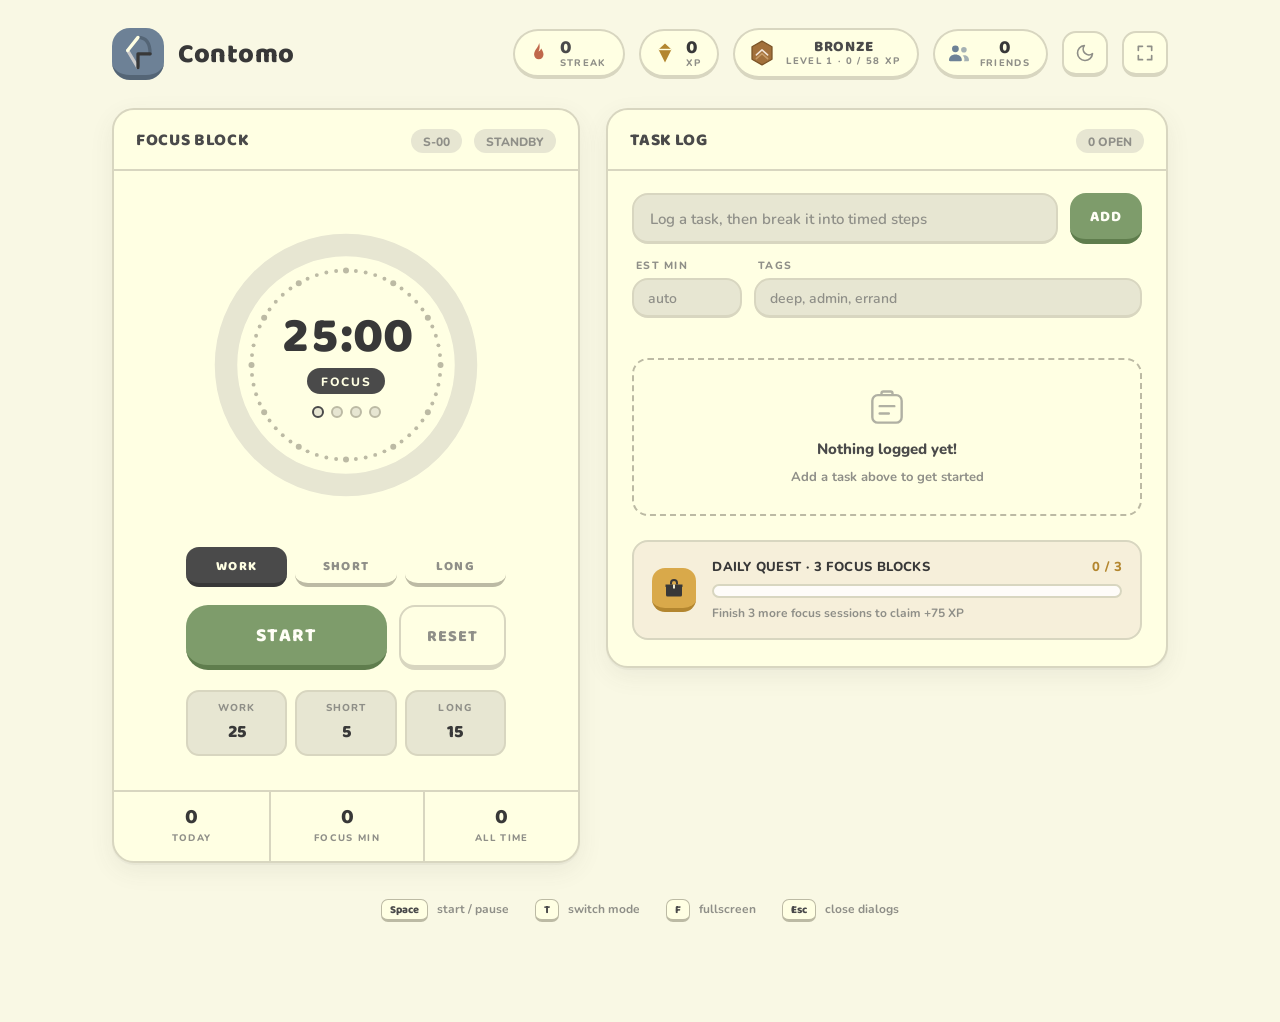
<file: NA.html>
<!DOCTYPE html>
<html lang="en" data-theme="system">
<head>
  <meta charset="UTF-8" />
  <meta name="viewport" content="width=device-width, initial-scale=1.0" />
  <title>Contomo</title>
  <link rel="icon" href="data:image/svg+xml,%3Csvg xmlns='http://www.w3.org/2000/svg' viewBox='0 0 32 32'%3E%3Crect width='32' height='32' rx='9' fill='%236D8196'/%3E%3Cpath d='M16 3.7 C23.8 3.7 26.2 10.3 26.2 17.6' fill='none' stroke='%23546576' stroke-width='2.75' stroke-linecap='round'/%3E%3Cpath d='M7.3 14.7 L15.8 28.9' fill='none' stroke='%23CBCBCB' stroke-width='2.75' stroke-linecap='round'/%3E%3Cpath d='M16 29.1 V17.6 H26.2' fill='none' stroke='%23383838' stroke-width='2.75' stroke-linecap='round' stroke-linejoin='round'/%3E%3Cpath d='M16 3.7 L7.3 14.7' fill='none' stroke='%23FFFFE3' stroke-width='2.75' stroke-linecap='round'/%3E%3C/svg%3E" />
  <link rel="preconnect" href="https://fonts.googleapis.com" />
  <link rel="preconnect" href="https://fonts.gstatic.com" crossorigin />
  <link
    rel="stylesheet"
    href="https://fonts.googleapis.com/css2?family=Baloo+2:wght@600;700;800&family=Nunito:wght@600;700;800;900&display=swap"
  />
  <link rel="preconnect" href="https://cdn.jsdelivr.net" />
  <link rel="stylesheet" href="style.css" />
</head>
<body data-mode="work">
  <div class="app">

    <!-- ===== HUD: logo · streak flame · XP vault · rank · theme ===== -->
    <header class="hud">
      <div class="logo-tile" aria-hidden="true">
        <svg viewBox="0 0 1024 1024">
          <path class="lg-arc" d="M512 118 C760 118 838 330 838 562"/>
          <path class="lg-light" d="M233 472 L505 925"/>
          <path class="lg-ink" d="M512 930 V562 H838"/>
          <path class="lg-cream" d="M512 118 L233 472"/>
        </svg>
      </div>
      <div class="logo-word">
        <h1 class="name">Contomo</h1>
      </div>

      <div class="pill streak" id="pill-streak" title="Best streak: 0 days">
        <svg viewBox="0 0 24 24" fill="currentColor" aria-hidden="true">
          <path d="M12.2 2 C13 5 12.8 8 11.5 10.4 C12.6 9.9 13.6 8.9 14.2 7.4 C15.4 9.2 16.5 11.2 16.5 13.6 A4.7 4.7 0 0 1 7.1 13.6 C7.1 9 11.4 6.4 12.2 2 Z"/>
        </svg>
        <div class="sub">
          <span class="num" id="stat-streak">0</span>
          <span class="lbl">Streak</span>
        </div>
      </div>

      <div class="pill xp" id="pill-xp" title="Total experience">
        <svg viewBox="0 0 24 24" fill="currentColor" aria-hidden="true">
          <path d="M12 2.5 L18.5 8.5 L12 21.5 L5.5 8.5 Z"/>
          <path d="M5.5 8.5 H18.5" stroke="#FFFFE3" stroke-width="1.4"/>
        </svg>
        <div class="sub">
          <span class="num" id="xp-total">0</span>
          <span class="lbl">XP</span>
        </div>
      </div>

      <button class="pill rank-pill" id="pill-rank" title="Open rank ladder" aria-haspopup="dialog">
        <span class="badge-inline rk-bronze" id="stat-rank-badge"></span>
        <div class="sub">
          <span class="rank-name rk-bronze" id="stat-rank-name">Bronze</span>
          <span class="lbl">Level <span id="stat-level">1</span> · <span id="rank-progress">0 / 100 XP</span></span>
        </div>
      </button>

      <button class="pill friends-pill" id="pill-friends" title="Friends & leaderboard" aria-haspopup="dialog">
        <svg viewBox="0 0 24 24" fill="currentColor" aria-hidden="true">
          <path d="M8.4 11.2 a3.4 3.4 0 1 0 0-6.8 a3.4 3.4 0 0 0 0 6.8 Z"/>
          <path d="M16.9 11.6 a2.8 2.8 0 1 0 0-5.6 a2.8 2.8 0 0 0 0 5.6 Z" opacity="0.62"/>
          <path d="M2 19.1 c0-3.4 2.9-5.5 6.4-5.5 s6.4 2.1 6.4 5.5 c0 .8-.4 1.2-1.2 1.2 H3.2 c-.8 0-1.2-.4-1.2-1.2 Z"/>
          <path d="M16.4 14.4 c3-.4 5.6 1.5 5.6 4.6 c0 .8-.4 1.3-1.2 1.3 h-3.9 c.4-.5.5-1 .5-1.6 c0-1.8-.6-3.3-1.8-4.4 c.2 0 .5 0 .8.1 Z" opacity="0.62"/>
        </svg>
        <div class="sub">
          <span class="num" id="friends-count">0</span>
          <span class="lbl">Friends</span>
        </div>
      </button>

      <button class="icon-btn" id="theme-toggle" aria-label="Cycle theme" title="Cycle theme">
        <svg class="icon-sun" viewBox="0 0 24 24"><circle cx="12" cy="12" r="4.5" fill="none" stroke="currentColor" stroke-width="2"/><g fill="none" stroke="currentColor" stroke-width="2" stroke-linecap="round"><path d="M12 2.5 V5"/><path d="M12 19 V21.5"/><path d="M2.5 12 H5"/><path d="M19 12 H21.5"/><path d="M5.2 5.2 L6.9 6.9"/><path d="M17.1 17.1 L18.8 18.8"/><path d="M5.2 18.8 L6.9 17.1"/><path d="M17.1 6.9 L18.8 5.2"/></g></svg>
        <svg class="icon-moon" viewBox="0 0 24 24"><path d="M21 12.8 A9 9 0 1 1 11.2 3 a7 7 0 0 0 9.8 9.8 z" fill="none" stroke="currentColor" stroke-width="2" stroke-linejoin="round"/></svg>
      </button>

      <button class="icon-btn" id="fullscreen-btn" aria-label="Toggle fullscreen" title="Fullscreen (F)">
        <svg class="icon-expand" viewBox="0 0 24 24" fill="none" stroke="currentColor" stroke-width="2" stroke-linecap="round" stroke-linejoin="round"><path d="M4 9 V4 h5"/><path d="M20 9 V4 h-5"/><path d="M4 15 v5 h5"/><path d="M20 15 v5 h-5"/></svg>
        <svg class="icon-contract" viewBox="0 0 24 24" fill="none" stroke="currentColor" stroke-width="2" stroke-linecap="round" stroke-linejoin="round"><path d="M9 4 v5 H4"/><path d="M15 4 v5 h5"/><path d="M9 20 v-5 H4"/><path d="M15 20 v-5 h5"/></svg>
      </button>
    </header>

    <!-- ===== Main ===== -->
    <main class="main">

      <!-- Timer: the ink ring -->
      <section class="card timer-card" aria-label="Timer">
        <div class="card-head">
          <span class="card-title" id="session-title">Focus block</span>
          <span class="spacer"></span>
          <span class="head-chip task-chip hidden" id="focus-task-chip"></span>
          <span class="head-chip" id="session-count">S-00</span>
          <span class="head-chip" id="live-dot">STANDBY</span>
        </div>

        <div class="timer-body">
          <div class="ring-wrap">
            <svg class="ring-svg" viewBox="0 0 200 200" aria-hidden="true">
              <circle class="ring-track" cx="100" cy="100" r="80"/>
              <g class="ring-dots" id="ring-dots"></g>
              <circle class="ring-fg" id="ring-fg" cx="100" cy="100" r="80"/>
            </svg>
            <div class="ring-center">
              <div class="countdown" id="countdown"><span id="cd-mins">25</span><span>:</span><span class="cd-secs" id="cd-secs">00</span></div>
              <span class="mode-tag" id="mode-label">Focus</span>
              <div class="cycle-dots" id="cycle-dots" aria-hidden="true"></div>
            </div>
          </div>

          <div class="mode-switch" role="group" aria-label="Timer mode">
            <button class="mode-btn active" data-mode="work">Work</button>
            <button class="mode-btn" data-mode="short">Short</button>
            <button class="mode-btn" data-mode="long">Long</button>
          </div>

          <div class="timer-controls">
            <button class="btn-3d green big btn-start" id="btn-start">Start</button>
            <button class="btn-3d gray" id="btn-reset">Reset</button>
          </div>

          <div class="length-row">
            <label class="length-control">
              <span>Work</span>
              <input type="number" id="len-work" min="5" max="120" value="25" inputmode="numeric" />
            </label>
            <label class="length-control">
              <span>Short</span>
              <input type="number" id="len-short" min="1" max="60" value="5" inputmode="numeric" />
            </label>
            <label class="length-control">
              <span>Long</span>
              <input type="number" id="len-long" min="5" max="120" value="15" inputmode="numeric" />
            </label>
          </div>
        </div>

        <div class="today-strip" role="group" aria-label="Today's progress">
          <div class="today-cell">
            <span class="today-num" id="today-sessions">0</span>
            <span class="today-lbl">Today</span>
          </div>
          <div class="today-cell">
            <span class="today-num" id="today-mins">0</span>
            <span class="today-lbl">Focus min</span>
          </div>
          <div class="today-cell">
            <span class="today-num" id="today-total">0</span>
            <span class="today-lbl">All time</span>
          </div>
        </div>
      </section>

      <!-- Tasks: the log + daily quest -->
      <section class="card tasks-card" aria-label="Tasks">
        <div class="card-head">
          <span class="card-title">Task log</span>
          <span class="spacer"></span>
          <span class="head-chip" id="open-count">0 OPEN</span>
        </div>

        <div class="tasks-body">
          <div class="task-add">
            <input type="text" class="input" id="task-input" maxlength="120" placeholder="Log a task, then break it into timed steps" autocomplete="off" />
            <button class="btn-3d green" id="btn-add-task">Add</button>
          </div>

          <div class="task-meta-row">
            <div class="meta-cell">
              <label for="task-estimate">Est min</label>
              <input type="number" class="input" id="task-estimate" min="0" max="1440" inputmode="numeric" placeholder="auto" />
            </div>
            <div class="meta-cell">
              <label for="task-tags">Tags</label>
              <input type="text" class="input" id="task-tags" placeholder="deep, admin, errand" />
            </div>
          </div>

          <ul class="task-list" id="task-list" aria-label="Task list"></ul>

          <div class="task-empty hidden" id="task-empty">
            <svg class="empty-icon" viewBox="0 0 48 48" aria-hidden="true">
              <rect x="8" y="10" width="32" height="30" rx="6" fill="none" stroke="#8f8f88" stroke-width="2.6"/>
              <path d="M18 10 V8 a2 2 0 0 1 2 -2 h8 a2 2 0 0 1 2 2 v2" fill="none" stroke="#8f8f88" stroke-width="2.6"/>
              <path d="M16 22 h16 M16 30 h10" stroke="#8f8f88" stroke-width="2.6" stroke-linecap="round"/>
            </svg>
            <p class="msg">Nothing logged yet!</p>
            <p class="hint">Add a task above to get started</p>
          </div>

          <div class="quest" id="quest">
            <div class="quest-icon" id="quest-icon" aria-hidden="true">
              <svg viewBox="0 0 24 24" fill="none" stroke="currentColor" stroke-width="2" stroke-linejoin="round">
                <path d="M4 11 h16 v8 a1.5 1.5 0 0 1 -1.5 1.5 h-13 A1.5 1.5 0 0 1 4 19 Z" fill="currentColor" stroke="none"/>
                <path d="M3.5 8.5 h17 V11 h-17 Z" fill="currentColor" stroke="none"/>
                <path d="M12 8.5 v4" stroke="#FFFFE3" stroke-width="1.8"/>
                <path d="M9 8.5 V7 a3 3 0 0 1 6 0 v1.5" fill="none"/>
              </svg>
            </div>
            <div class="quest-main">
              <div class="quest-title">
                <span>Daily quest · 3 focus blocks</span>
                <span class="count" id="quest-count">0 / 3</span>
              </div>
              <div class="quest-track"><div class="quest-fill" id="quest-fill"></div></div>
              <div class="quest-sub" id="quest-sub">Finish 3 focus sessions to claim +75 XP</div>
            </div>
          </div>
        </div>
      </section>
    </main>

    <!-- ===== Breakdown modal ===== -->
    <div class="modal" id="breakdown-modal" aria-hidden="true" role="dialog" aria-label="Task breakdown">
      <div class="modal-card">
        <div class="modal-head">
          <h2>Break it down <span class="exp-chip">experimental</span><span class="breakdown-task-name" id="breakdown-task-name"></span></h2>
          <button class="icon-btn" id="breakdown-close" aria-label="Close"><svg viewBox="0 0 24 24" fill="none" stroke="currentColor" stroke-width="2.6" stroke-linecap="round" aria-hidden="true"><path d="M6 6 L18 18 M18 6 L6 18"/></svg></button>
        </div>
        <div class="model-status" id="breakdown-source"></div>
        <ul class="breakdown-list" id="breakdown-list"></ul>
        <div class="modal-actions">
          <button class="btn-3d purple" id="breakdown-apply">Apply plan</button>
          <button class="btn-3d gray" id="breakdown-done">Close</button>
        </div>
      </div>
    </div>

    <!-- ===== Rank ladder modal ===== -->
    <div class="modal" id="ranks-modal" aria-hidden="true" role="dialog" aria-label="Rank ladder">
      <div class="modal-card ranks-card">
        <div class="modal-head">
          <h2>Rank ladder</h2>
          <button class="icon-btn" id="ranks-close" aria-label="Close"><svg viewBox="0 0 24 24" fill="none" stroke="currentColor" stroke-width="2.6" stroke-linecap="round" aria-hidden="true"><path d="M6 6 L18 18 M18 6 L6 18"/></svg></button>
        </div>
        <div class="ranks-progress">
          <div class="ranks-row-line">
            <span>Level <strong id="ranks-level">1</strong></span>
            <span class="ranks-next" id="ranks-next">58 XP to level 2</span>
          </div>
          <div class="quest-track"><div class="quest-fill" id="ranks-fill"></div></div>
          <div class="quest-sub" id="ranks-rank-line">742 XP to Silver</div>
          <div class="quest-sub ranks-week" id="ranks-week-line"></div>
        </div>
        <ul class="ranks-list" id="ranks-list"></ul>
      </div>
    </div>

    <!-- ===== Friends / leaderboard modal ===== -->
    <div class="modal" id="friends-modal" aria-hidden="true" role="dialog" aria-label="Friends and leaderboard">
      <div class="modal-card ranks-card friends-card">
        <div class="modal-head">
          <h2>Friends</h2>
          <button class="icon-btn" id="friends-close" aria-label="Close"><svg viewBox="0 0 24 24" fill="none" stroke="currentColor" stroke-width="2.6" stroke-linecap="round" aria-hidden="true"><path d="M6 6 L18 18 M18 6 L6 18"/></svg></button>
        </div>

        <div class="friends-me">
          <div class="friends-code-row">
            <div class="friends-code-block">
              <span class="friends-code-lbl">Your friend code</span>
              <button class="friends-code" id="friends-code" title="Copy code" type="button">···· ····</button>
            </div>
            <button class="btn-3d blue" id="friends-copy" type="button">Copy</button>
          </div>
          <label class="friends-name-row">
            <span>Display name</span>
            <input type="text" class="input" id="friends-name" maxlength="24" placeholder="What friends see" autocomplete="off" />
          </label>
          <div class="friends-note" id="friends-note"></div>
        </div>

        <div class="friends-add">
          <input type="text" class="input" id="friend-input" inputmode="numeric" placeholder="Enter a friend's 8-digit code" autocomplete="off" />
          <button class="btn-3d green" id="friend-add" type="button">Add</button>
        </div>

        <div class="friends-section-lbl">Friends</div>
        <ul class="ranks-list friends-list" id="friends-list"></ul>

        <div class="friends-section-lbl">Leaderboard</div>
        <ul class="ranks-list friends-list" id="friends-board"></ul>

        <div class="friends-footnote">Friends' XP is self-reported over a direct connection — bragging rights, not audits. Sync runs while both of you are online.</div>
      </div>
    </div>

    <footer class="hints" aria-hidden="true">
      <span><kbd>Space</kbd> start / pause</span>
      <span><kbd>T</kbd> switch mode</span>
      <span><kbd>F</kbd> fullscreen</span>
      <span><kbd>Esc</kbd> close dialogs</span>
    </footer>

    <div class="toast-stack" id="toast-stack" aria-live="polite"></div>
    <div class="sr-only" id="model-status" aria-live="polite"></div>

    <!-- Classic scripts so double-clicking index.html (file://) works:
         module imports of local files are CORS-blocked on opaque origins. -->
    <script src="badges.js"></script>
    <script src="app.js"></script>
  </div>
</body>
</html>
</file>
<file: style.css>
/* ============================================================
   CONTOMO - pomodoro deck, Duolingo-grade juice on an ink-wash
   palette. Depth is FAKE 3D: solid fills + darker bottom edges
   that collapse on press. NO gradients anywhere - every surface
   is one flat color; shine/highlight are separate flat shapes.

   Palette roles (muted inks, semantic):
     sage   = "go" - start, checkmarks, quest progress
     ink    = focus/work - the ring literally fills with ink
     slate  = break state, brand
     gold   = XP, rewards, level-ups
     plum   = the AI breakdown feature
     rust   = streak flame, focused-task emphasis
   ============================================================ */

/* ---------- Tokens ----------
   Built on the user's "Ink wash" palette:
     #4A4A4A charcoal ink · #CBCBCB grey · #FFFFE3 cream · #6D8196 slate
   Every game color below is a desaturated ink derived to sit in
   that family - saturation lives in motion and shape, not hue. */
:root {
  --bg: #f9f8e4;               /* softened cream ground */
  --card: #FFFFE3;             /* palette cream - card surfaces */
  --card-2: #e7e6d2;           /* wells between cream and grey */
  --ink: #4A4A4A;              /* palette charcoal - body text */
  --ink-strong: #383838;
  --muted: #8f8f88;
  --line: #d8d6c0;
  --line-strong: #bcbaa4;

  --green: #7e9c6b;            /* sage ink - "go": start, checks, quest */
  --green-edge: #5f7d4d;
  --green-soft: #eef0dc;

  --red: #c0684b;              /* rust ink - focus emphasis, streak flame */
  --red-edge: #99503a;
  --red-soft: #f4e6da;

  --blue: #6D8196;             /* palette slate - breaks, brand */
  --blue-edge: #546576;
  --blue-soft: #e6ebef;

  --gold: #d9a94a;             /* mustard ink - XP, rewards, levels */
  --gold-edge: #b3862f;
  --gold-soft: #f6efda;

  --purple: #9077a8;           /* plum ink - the AI breakdown */
  --purple-edge: #715c8a;
  --purple-soft: #ede8f2;

  --flame: #c0684b;
  --flame-edge: #99503a;

  --white: #fffef6;

  --r-s: 10px;
  --r-m: 16px;
  --r-l: 22px;

  --font-disp: "Baloo 2", "Comic Sans MS", system-ui, sans-serif;
  --font-body: "Nunito", "Segoe UI", system-ui, sans-serif;

  --shadow-card: 0 2px 0 rgb(74 74 74 / 0.05), 0 8px 24px rgb(74 74 74 / 0.08);
  --pop-ease: cubic-bezier(.34,1.56,.64,1); /* springy overshoot */
}

:root[data-theme="dark"] {
  --bg: #26261f;
  --card: #33332a;
  --card-2: #40402f;
  --ink: #f2f1dc;
  --ink-strong: #fbfaea;
  --muted: #a5a492;
  --line: #4b4b3d;
  --line-strong: #61604f;

  --green: #8fae7b;
  --green-edge: #6d8f5a;
  --green-soft: #333d29;

  --red: #d0825f;
  --red-edge: #a96244;
  --red-soft: #3d2f25;

  --blue: #7f96ac;
  --blue-edge: #5f7589;
  --blue-soft: #2d3740;

  --gold: #e0b95e;
  --gold-edge: #b8913c;
  --gold-soft: #3d3722;

  --purple: #a58fbc;
  --purple-edge: #82699b;
  --purple-soft: #362e40;

  --flame: #d0825f;
  --flame-edge: #a96244;

  --shadow-card: 0 2px 0 rgb(0 0 0 / 0.3), 0 8px 24px rgb(0 0 0 / 0.35);
}

@media (prefers-color-scheme: dark) {
  :root:not([data-theme="light"]) {
    --bg: #26261f;
    --card: #33332a;
    --card-2: #40402f;
    --ink: #f2f1dc;
    --ink-strong: #fbfaea;
    --muted: #a5a492;
    --line: #4b4b3d;
    --line-strong: #61604f;

    --green: #8fae7b;
    --green-edge: #6d8f5a;
    --green-soft: #333d29;

    --red: #d0825f;
    --red-edge: #a96244;
    --red-soft: #3d2f25;

    --blue: #7f96ac;
    --blue-edge: #5f7589;
    --blue-soft: #2d3740;

    --gold: #e0b95e;
    --gold-edge: #b8913c;
    --gold-soft: #3d3722;

    --purple: #a58fbc;
    --purple-edge: #82699b;
    --purple-soft: #362e40;

    --flame: #d0825f;
    --flame-edge: #a96244;

    --shadow-card: 0 2px 0 rgb(0 0 0 / 0.3), 0 8px 24px rgb(0 0 0 / 0.35);
  }
}

/* ---------- Base ---------- */
*, *::before, *::after { box-sizing: border-box; }
html { height: 100%; }

body {
  margin: 0;
  min-height: 100%;
  background: var(--bg);
  color: var(--ink);
  font-family: var(--font-body);
  font-size: 15px;
  line-height: 1.5;
  -webkit-font-smoothing: antialiased;
}

button, input { font: inherit; color: inherit; }
button { cursor: pointer; background: none; border: none; padding: 0; }
ul { margin: 0; padding: 0; list-style: none; }
h1, h2, p { margin: 0; }

:focus-visible { outline: 3px solid var(--blue); outline-offset: 2px; border-radius: 6px; }

.sr-only {
  position: absolute; width: 1px; height: 1px;
  padding: 0; margin: -1px;
  overflow: hidden; clip: rect(0 0 0 0);
  white-space: nowrap; border: 0;
}

.hidden { display: none !important; }

.app { max-width: 1120px; margin: 0 auto; padding: 28px 32px 100px; }

/* ============================================================
   CHUNKY 3D BUTTONS - the Duolingo press.
   Fill + darker bottom edge; :active slams it flat.
   ============================================================ */
.btn-3d {
  --fill: var(--green);
  --edge: var(--green-edge);
  position: relative;
  padding: 14px 26px 11px;
  background: var(--fill);
  border-radius: var(--r-m);
  border-bottom: 5px solid var(--edge);
  color: var(--white);
  font-family: var(--font-disp);
  font-size: 16px;
  font-weight: 800;
  letter-spacing: 0.06em;
  text-transform: uppercase;
  transition: transform 70ms ease, border-bottom-width 70ms ease,
              filter 140ms ease, border-radius 70ms ease;
  user-select: none;
}
.btn-3d:hover { filter: brightness(1.06); }
.btn-3d:active,
.btn-3d.pressed {
  transform: translateY(4px);
  border-bottom-width: 1px;
  filter: brightness(0.97);
}
.btn-3d:disabled { filter: saturate(0.25) opacity(0.55); cursor: not-allowed; transform: none; }

.btn-3d.green  { --fill: var(--green);  --edge: var(--green-edge); }
.btn-3d.red    { --fill: var(--red);    --edge: var(--red-edge); }
.btn-3d.blue   { --fill: var(--blue);   --edge: var(--blue-edge); }
.btn-3d.gold   { --fill: var(--gold);   --edge: var(--gold-edge); color: var(--ink-strong); }
.btn-3d.purple { --fill: var(--purple); --edge: var(--purple-edge); }
.btn-3d.gray {
  --fill: var(--card);
  --edge: var(--line-strong);
  color: var(--muted);
  border: 2px solid var(--line);
  border-bottom-width: 5px;
}
.btn-3d.gray:hover { color: var(--ink); filter: none; background: var(--card-2); }

.btn-3d.big { padding: 17px 20px 14px; font-size: 19px; border-radius: var(--r-l); }

/* Idle invite: the start button gently breathes when timer is idle -
   and steadies the moment the pointer reaches for it. */
.btn-3d.breathe { animation: breathe 2.6s ease-in-out infinite; }
.btn-3d.breathe:hover { animation-play-state: paused; }
@keyframes breathe {
  0%, 100% { transform: scale(1); }
  50% { transform: scale(1.03); }
}

/* ============================================================
   HUD - brand mark · streak flame · XP vault · rank pill
   ============================================================ */
.hud {
  display: flex;
  align-items: center;
  gap: 14px;
  margin-bottom: 28px;
}

.logo-tile {
  display: grid;
  place-items: center;
  width: 52px;
  height: 52px;
  flex: none;
  background: var(--blue);
  border-bottom: 5px solid var(--blue-edge);
  border-radius: 18px;
  transition: transform 120ms var(--pop-ease);
}
.logo-tile:hover { transform: rotate(-6deg) scale(1.05); }
.logo-tile svg { width: 38px; height: 38px; }
/* The mark: four rounded strokes recolored from the source logo into the
   ink-wash palette. Cream keeps its hex (theme-constant); ink and arc ride
   the theme variables so the mark re-inks itself in dark mode. */
.logo-tile svg path {
  fill: none;
  stroke-width: 88;
  stroke-linecap: round;
  stroke-linejoin: round;
}
.lg-arc   { stroke: var(--blue-edge); }
.lg-light { stroke: #CBCBCB; }
.lg-ink   { stroke: var(--ink-strong); }
.lg-cream { stroke: #FFFFE3; }

.logo-word { margin-right: auto; }
.logo-word .name {
  font-family: var(--font-disp);
  font-size: 27px;
  font-weight: 800;
  letter-spacing: 0.02em;
  line-height: 1;
  color: var(--ink-strong);
}

/* Stat pills */
.pill {
  display: flex;
  align-items: center;
  gap: 9px;
  padding: 8px 16px 8px 12px;
  background: var(--card);
  border: 2px solid var(--line);
  border-bottom-width: 4px;
  border-radius: 999px;
  transition: transform 150ms var(--pop-ease), border-color 150ms;
}
.pill:hover { transform: translateY(-2px); }
.pill svg { width: 24px; height: 24px; flex: none; }
.pill .num {
  font-family: var(--font-disp);
  font-size: 19px;
  font-weight: 800;
  line-height: 1;
  font-variant-numeric: tabular-nums;
}
.pill .sub {
  display: flex;
  flex-direction: column;
  line-height: 1.05;
}
.pill .lbl {
  font-size: 9.5px;
  font-weight: 800;
  letter-spacing: 0.14em;
  text-transform: uppercase;
  color: var(--muted);
}

.pill.streak svg { color: var(--flame); }
.pill.streak.lit svg { animation: flame-flicker 1.7s ease-in-out infinite; }
@keyframes flame-flicker {
  0%, 100% { transform: scale(1) rotate(0deg); }
  30% { transform: scale(1.12) rotate(-4deg); }
  60% { transform: scale(0.96) rotate(3deg); }
}
.pill.xp svg { color: var(--gold-edge); }
.pill.xp .num { color: var(--ink-strong); }
.pill.xp.bump { animation: pill-bump 400ms var(--pop-ease); }
@keyframes pill-bump {
  0% { transform: scale(1); }
  40% { transform: scale(1.18); }
  100% { transform: scale(1); }
}

.rank-pill .badge-inline { width: 30px; height: 30px; flex: none; }
.rank-pill .badge-inline svg { width: 100%; height: 100%; }
.rank-pill .rank-name { font-family: var(--font-disp); font-size: 15px; font-weight: 800; text-transform: uppercase; letter-spacing: 0.05em; }

.icon-btn {
  display: grid;
  place-items: center;
  width: 46px;
  height: 46px;
  flex: none;
  background: var(--card);
  border: 2px solid var(--line);
  border-bottom-width: 4px;
  border-radius: 14px;
  color: var(--muted);
  transition: transform 100ms, border-bottom-width 100ms, color 140ms;
}
.icon-btn:hover { color: var(--ink); }
.icon-btn:active { transform: translateY(3px); border-bottom-width: 1px; }
.icon-btn svg { width: 20px; height: 20px; }
.icon-sun { display: none; }
html[data-effective="dark"] .icon-sun { display: block; }
html[data-effective="dark"] .icon-moon { display: none; }

.icon-contract { display: none; }
html[data-fs="1"] .icon-contract { display: block; }
html[data-fs="1"] .icon-expand { display: none; }

/* ============================================================
   KEYBOARD HINTS FOOTER
   ============================================================ */
.hints {
  display: flex;
  justify-content: center;
  flex-wrap: wrap;
  gap: 8px 26px;
  margin-top: 36px;
  font-size: 12px;
  font-weight: 700;
  color: var(--muted);
}
.hints kbd {
  display: inline-block;
  padding: 2px 8px 1px;
  margin-right: 6px;
  background: var(--card);
  border: 1.5px solid var(--line-strong);
  border-bottom-width: 3px;
  border-radius: 7px;
  font-family: var(--font-disp);
  font-size: 11px;
  font-weight: 800;
  color: var(--ink);
}

/* ============================================================
   MAIN GRID
   ============================================================ */
.main {
  display: grid;
  grid-template-columns: minmax(350px, 10fr) minmax(350px, 12fr);
  gap: 26px;
  align-items: start;
}

.card {
  background: var(--card);
  border: 2px solid var(--line);
  border-radius: var(--r-l);
  box-shadow: var(--shadow-card);
}

.card-head {
  display: flex;
  align-items: center;
  gap: 12px;
  padding: 18px 22px 15px;
  border-bottom: 2px solid var(--line);
}
.card-title {
  font-family: var(--font-disp);
  font-size: 17px;
  font-weight: 800;
  letter-spacing: 0.04em;
  text-transform: uppercase;
  white-space: nowrap;
}
.card-head .spacer { flex: 1; }

.head-chip {
  font-size: 12px;
  font-weight: 800;
  padding: 4px 12px 2px;
  border-radius: 999px;
  background: var(--card-2);
  color: var(--muted);
  font-variant-numeric: tabular-nums;
  white-space: nowrap;
  flex: none;
}
.head-chip.live {
  background: var(--ink);
  color: var(--card);
  animation: chip-pulse 1.6s ease-in-out infinite;
}
@keyframes chip-pulse {
  0%, 100% { transform: scale(1); }
  50% { transform: scale(1.06); }
}

/* ============================================================
   TIMER CARD
   ============================================================ */
.timer-card { overflow: visible; }
.timer-body {
  display: flex;
  flex-direction: column;
  align-items: center;
  padding: 30px 28px 34px;
}

.task-chip {
  /* Yielding flex item: shrinks under pressure so the head never
     spills out of its card - title chips clip to an ellipsis. */
  flex: 0 1 170px;
  min-width: 56px;
  display: block;
  line-height: 1.25;
  overflow: hidden;
  text-overflow: ellipsis;
  white-space: nowrap;
  background: var(--red-soft);
  color: var(--red-edge);
}

/* ---------- The ring ---------- */
.ring-wrap {
  position: relative;
  width: min(300px, 74vw);
  aspect-ratio: 1;
  margin: 14px 0 10px;
}
.ring-svg { width: 100%; height: 100%; display: block; transform: rotate(-90deg); }

.ring-track { fill: none; stroke: var(--card-2); stroke-width: 15; }
.ring-fg {
  fill: none;
  stroke: var(--ink);          /* the ink-wash concept: focus fills with ink */
  stroke-width: 15;
  stroke-linecap: round;
  stroke-dasharray: 502.655;   /* 2π × 80 */
  transition: stroke-dashoffset 320ms linear, stroke 400ms ease, opacity 200ms ease;
}
body[data-mode="short"] .ring-fg { stroke: var(--blue); }
body[data-mode="long"] .ring-fg { stroke: var(--blue); }

/* tick dots around the inside of the ring */
.ring-dots circle { fill: var(--line-strong); transition: fill 200ms; }
.ring-dots circle.spent { fill: var(--ink); opacity: 0.8; }
body[data-mode="short"] .ring-dots circle.spent,
body[data-mode="long"] .ring-dots circle.spent { fill: var(--blue); }

.ring-center {
  position: absolute;
  inset: 0;
  display: flex;
  flex-direction: column;
  align-items: center;
  justify-content: center;
  gap: 0;
}

.countdown {
  font-family: var(--font-disp);
  /* Sized so the corners of "25:00" stay well inside the tick-dot
     circle (~91px clear radius on a 300px ring) - the digits must
     never crowd the watch-face markings around them. */
  font-size: clamp(38px, 8vw, 50px);
  font-weight: 800;
  line-height: 1;
  font-variant-numeric: tabular-nums;
  color: var(--ink-strong);
}
.countdown .cd-secs { display: inline-block; }
/* No per-second pop: a flashing clock fights the focus it is timing. */

.mode-tag {
  display: inline-flex;
  align-items: center;
  gap: 7px;
  margin-top: 6px;
  padding: 5px 14px 3px;
  border-radius: 999px;
  background: var(--ink);
  color: var(--card);
  font-size: 12px;
  font-weight: 800;
  letter-spacing: 0.14em;
  text-transform: uppercase;
}
body[data-mode="short"] .mode-tag,
body[data-mode="long"] .mode-tag { background: var(--blue-soft); color: var(--blue-edge); }

.cycle-dots { display: flex; gap: 7px; margin-top: 12px; }
.cycle-dot {
  width: 12px; height: 12px;
  border-radius: 50%;
  background: var(--card-2);
  border: 2px solid var(--line-strong);
}
.cycle-dot.filled { background: var(--ink); border-color: var(--ink-strong); }
body[data-mode="short"] .cycle-dot.filled,
body[data-mode="long"] .cycle-dot.filled { background: var(--blue); border-color: var(--blue-edge); }
.cycle-dot.current { border-color: var(--ink); animation: chip-pulse 1.6s ease-in-out infinite; }

/* mode segmented control */
.mode-switch {
  display: grid;
  grid-template-columns: repeat(3, 1fr);
  gap: 8px;
  width: min(320px, 76vw);
  margin-top: 22px;
}
.mode-btn {
  --fill: var(--card);
  --edge: var(--line-strong);
  padding: 10px 6px 7px;
  border-radius: 13px;
  background: var(--fill);
  border-bottom: 4px solid var(--edge);
  color: var(--muted);
  font-family: var(--font-disp);
  font-size: 13px;
  font-weight: 800;
  letter-spacing: 0.1em;
  text-transform: uppercase;
  transition: transform 70ms, border-bottom-width 70ms, background-color 140ms, color 140ms;
}
.mode-btn:hover { color: var(--ink); }
.mode-btn:active { transform: translateY(3px); border-bottom-width: 1px; }
.mode-btn.active { --fill: var(--ink); --edge: var(--ink-strong); color: var(--card); }
body[data-mode="short"] .mode-btn.active[data-mode="short"],
.mode-btn.active[data-mode="short"] { --fill: var(--blue); --edge: var(--blue-edge); }
.mode-btn.active[data-mode="long"] { --fill: var(--blue); --edge: var(--blue-edge); }

.timer-controls {
  display: grid;
  grid-template-columns: 1fr auto;
  gap: 12px;
  width: min(320px, 76vw);
  margin-top: 18px;
}
.timer-controls .btn-start { grid-column: 1; }
body.running .btn-start { --fill: var(--gold); --edge: var(--gold-edge); color: var(--ink-strong); }

.length-row {
  display: flex;
  gap: 8px;
  margin-top: 20px;
  width: min(320px, 76vw);
}
.length-control {
  flex: 1;
  display: flex;
  flex-direction: column;
  align-items: center;
  gap: 2px;
  padding: 9px 6px 7px;
  border: 2px solid var(--line);
  border-radius: 13px;
  background: var(--card-2);
}
.length-control span {
  font-size: 10px;
  font-weight: 800;
  letter-spacing: 0.12em;
  text-transform: uppercase;
  color: var(--muted);
}
.length-control input {
  width: 44px;
  border: none;
  background: transparent;
  font-family: var(--font-disp);
  font-size: 18px;
  font-weight: 800;
  text-align: center;
  color: var(--ink-strong);
  outline: none;
  -moz-appearance: textfield;
  appearance: textfield;
}
.length-control input::-webkit-outer-spin-button,
.length-control input::-webkit-inner-spin-button { -webkit-appearance: none; }
.length-control:focus-within { border-color: var(--blue); background: var(--card); }

/* ---------- today strip: the card's scoreline ---------- */
.today-strip {
  display: grid;
  grid-template-columns: repeat(3, 1fr);
  border-top: 2px solid var(--line);
}
.today-cell {
  padding: 14px 8px 16px;
  text-align: center;
}
.today-cell + .today-cell { border-left: 2px solid var(--line); }
.today-num {
  display: block;
  font-family: var(--font-disp);
  font-size: 21px;
  font-weight: 800;
  line-height: 1.1;
  color: var(--ink-strong);
  font-variant-numeric: tabular-nums;
}
.today-lbl {
  display: block;
  margin-top: 2px;
  font-size: 9.5px;
  font-weight: 800;
  letter-spacing: 0.14em;
  text-transform: uppercase;
  color: var(--muted);
}

/* ============================================================
   TASKS CARD
   ============================================================ */
.tasks-body {
  display: flex;
  flex-direction: column;
  padding: 22px 24px 26px;
}

.task-add {
  display: flex;
  gap: 12px;
}
.task-add .btn-3d { flex: none; padding: 12px 20px 9px; font-size: 15px; }
.input {
  width: 100%;
  padding: 13px 16px 11px;
  background: var(--card-2);
  border: 2px solid var(--line);
  border-bottom-width: 3px;
  border-radius: var(--r-m);
  font-weight: 700;
  color: var(--ink-strong);
  transition: border-color 140ms, background-color 140ms;
}
.input::placeholder { color: var(--muted); font-weight: 600; }
.input:focus { outline: none; border-color: var(--blue); background: var(--card); }
.task-add .btn-3d { flex: none; }

.task-meta-row {
  display: grid;
  grid-template-columns: 110px 1fr;
  gap: 12px;
  margin-top: 14px;
}
.meta-cell label {
  display: block;
  margin: 0 0 4px 4px;
  font-size: 10.5px;
  font-weight: 800;
  letter-spacing: 0.12em;
  text-transform: uppercase;
  color: var(--muted);
}
.meta-cell .input {
  padding: 8px 14px 6px;
  font-size: 14px;
}

/* --- task cards --- */
.task-list {
  display: flex;
  flex-direction: column;
  gap: 14px;
  margin-top: 20px;
}

.task-card {
  position: relative;
  display: grid;
  grid-template-columns: auto 1fr;
  gap: 15px;
  align-items: start;
  padding: 16px 18px 15px;
  background: var(--card);
  border: 2px solid var(--line);
  border-radius: var(--r-m);
  box-shadow: 0 2px 0 rgb(61 68 80 / 0.05);
  transition: transform 130ms var(--pop-ease), border-color 140ms, box-shadow 140ms;
}
.task-card:hover { border-color: var(--line-strong); transform: translateY(-1px); }
.task-card.active-task {
  border-color: var(--red);
  background: var(--red-soft);
  box-shadow: 0 3px 0 var(--red-edge);
}
.task-card.dragging { opacity: 0.45; }
.task-card.drag-over { border-color: var(--blue); border-style: dashed; }
.task-card.done { opacity: 0.55; }
.task-card.done .task-title { text-decoration: line-through; text-decoration-thickness: 2px; }

.task-index {
  cursor: grab;
  min-width: 40px;
  padding: 9px 4px 7px;
  text-align: center;
  border-radius: 10px;
  background: var(--card-2);
  font-family: var(--font-disp);
  font-size: 16px;
  font-weight: 800;
  color: var(--muted);
  user-select: none;
  -webkit-user-drag: element;
}
.task-card.active-task .task-index {
  background: var(--red);
  color: var(--white);
}
.task-index:active { cursor: grabbing; }

.task-topline {
  display: flex;
  align-items: flex-start;
  gap: 11px;
}

.checkbox {
  position: relative;
  width: 28px;
  height: 28px;
  flex: none;
  margin-top: 2px;
  background: var(--card);
  border: 2px solid var(--line-strong);
  border-bottom-width: 3px;
  border-radius: 9px;
  color: transparent;
  transition: background-color 150ms var(--pop-ease), border-color 120ms, transform 90ms;
}
.checkbox svg {
  position: absolute;
  inset: 0;
  margin: auto;
  width: 17px;
  height: 17px;
  fill: none;
  stroke: currentColor;
  stroke-width: 3.4;
  stroke-linecap: round;
  stroke-linejoin: round;
}
.checkbox:hover { border-color: var(--green-edge); transform: scale(1.08); }
.checkbox.checked {
  background: var(--green);
  border-color: var(--green-edge);
  border-bottom-width: 1px;
  color: var(--white);
  animation: check-pop 380ms var(--pop-ease);
}
@keyframes check-pop {
  0% { transform: scale(0.72) rotate(-14deg); }
  60% { transform: scale(1.18) rotate(4deg); }
  100% { transform: scale(1) rotate(0deg); }
}

.task-body { flex: 1; min-width: 0; }
.task-title {
  display: block;
  font-size: 16px;
  font-weight: 800;
  line-height: 1.25;
  color: var(--ink-strong);
  overflow-wrap: anywhere;
  cursor: pointer;
}
.task-chips { display: flex; flex-wrap: wrap; gap: 5px; margin-top: 7px; }

.chip {
  display: inline-flex;
  align-items: center;
  padding: 3px 9px 1px;
  border-radius: 999px;
  background: var(--card-2);
  color: var(--muted);
  font-size: 11px;
  font-weight: 800;
  letter-spacing: 0.02em;
  white-space: nowrap;
}
.chip-focus {
  background: var(--red);
  color: var(--white);
  animation: chip-pulse 1.6s ease-in-out infinite;
}
.chip-xp { background: var(--gold-soft); color: var(--gold-edge); }

/* Inline icon glyphs inside text runs - sized to the line, never emoji */
.chip svg { width: 10px; height: 10px; margin-right: 4px; vertical-align: -1px; }
.task-chip svg { width: 11px; height: 11px; margin-right: 4px; vertical-align: -1.5px; flex: none; }
.flame-ic { width: 12px; height: 12px; vertical-align: -1.5px; }
.rr-levels .flame-ic { fill: var(--flame); }
.toast .flame-ic { fill: #ff9d7c; }
.unfriend svg { width: 11px; height: 11px; }

.subtask-list {
  display: flex;
  flex-direction: column;
  gap: 8px;
  margin-top: 13px;
  padding: 12px 14px;
  background: var(--card-2);
  border-radius: 12px;
}
.subtask {
  display: flex;
  align-items: center;
  gap: 10px;
  font-size: 14px;
  font-weight: 700;
  color: var(--ink);
}
.subtask.done span { text-decoration: line-through; color: var(--muted); }
.subtask-check {
  width: 21px;
  height: 21px;
  flex: none;
  border: 2px solid var(--line-strong);
  border-radius: 50%;
  background: var(--card);
  transition: background-color 140ms var(--pop-ease), border-color 140ms;
}
.subtask-check:hover { transform: scale(1.12); }
.subtask.done .subtask-check {
  background: var(--green);
  border-color: var(--green-edge);
  animation: check-pop 320ms var(--pop-ease);
}

.task-actions { display: flex; flex-direction: column; gap: 7px; }
.mini-btn {
  display: grid;
  place-items: center;
  width: 34px;
  height: 34px;
  border-radius: 11px;
  border-bottom: 3px solid transparent;
  color: var(--muted);
  background: var(--card-2);
  transition: transform 90ms var(--pop-ease), background-color 140ms, color 140ms, filter 140ms;
}
.mini-btn:hover { transform: translateY(-2px) scale(1.06); color: var(--ink); }
.mini-btn:active { transform: translateY(1px) scale(0.94); }
.mini-btn svg { width: 17px; height: 17px; }
.mini-btn.ai {
  background: var(--purple);
  border-bottom-color: var(--purple-edge);
  color: var(--white);
}
.mini-btn.ai:hover {
  color: var(--white);
  filter: brightness(1.07) drop-shadow(0 0 0 currentColor);
  animation: sparkle-wiggle 500ms ease;
}
@keyframes sparkle-wiggle {
  0%, 100% { rotate: 0deg; }
  30% { rotate: -9deg; }
  65% { rotate: 8deg; }
}

/* --- empty state --- */
.task-empty { display: none; }
.task-empty:not(.hidden) {
  display: flex;
  flex-direction: column;
  align-items: center;
  gap: 8px;
  margin-top: 20px;
  padding: 26px 18px;
  border: 2px dashed var(--line-strong);
  border-radius: var(--r-m);
  text-align: center;
}
.empty-icon { width: 44px; opacity: 0.7; }
.task-empty .msg {
  font-weight: 800;
  color: var(--ink);
  max-width: 300px;
}
.task-empty .hint {
  font-size: 13px;
  font-weight: 700;
  color: var(--muted);
  max-width: 330px;
}

/* ============================================================
   DAILY QUEST CARD
   ============================================================ */
.quest {
  display: flex;
  align-items: center;
  gap: 16px;
  margin-top: 24px;
  padding: 16px 18px;
  background: var(--gold-soft);
  border: 2px solid var(--line);
  border-radius: var(--r-m);
}
.quest-icon {
  width: 44px;
  height: 44px;
  flex: none;
  display: grid;
  place-items: center;
  background: var(--gold);
  border-bottom: 4px solid var(--gold-edge);
  border-radius: 13px;
  transition: transform 200ms var(--pop-ease);
}
.quest-icon svg { width: 24px; height: 24px; color: var(--ink-strong); }
.quest.complete .quest-icon { animation: chest-pop 600ms var(--pop-ease); }
@keyframes chest-pop {
  0% { transform: scale(1); }
  40% { transform: scale(1.3) rotate(-8deg); }
  70% { transform: scale(0.95) rotate(5deg); }
  100% { transform: scale(1) rotate(0deg); }
}

.quest-main { flex: 1; }
.quest-title {
  display: flex;
  justify-content: space-between;
  gap: 8px;
  font-size: 13px;
  font-weight: 800;
  letter-spacing: 0.03em;
  text-transform: uppercase;
  color: var(--ink-strong);
}
.quest-title .count { font-variant-numeric: tabular-nums; color: var(--gold-edge); }
.quest-track {
  height: 14px;
  margin-top: 7px;
  background: rgb(255 255 255 / 0.85);
  border: 2px solid var(--line);
  border-radius: 999px;
  overflow: hidden;
}
:root[data-theme="dark"] .quest-track,
:root:not([data-theme="light"]) .quest-track { background: rgb(0 0 0 / 0.35); }
.quest-fill {
  width: 0%;
  height: 100%;
  background: var(--green);
  border-radius: 999px;
  transition: width 500ms var(--pop-ease), background-color 300ms;
}
.quest-fill::after {
  /* flat highlight blob on the bar - one solid shape, not a gradient */
  content: "";
  display: block;
  height: 4px;
  margin: 2px 6px 0;
  border-radius: 999px;
  background: rgb(255 255 255 / 0.55);
}
.quest-sub { margin-top: 6px; font-size: 12px; font-weight: 700; color: var(--muted); }
.quest.complete .quest-fill { background: var(--flame); }

/* ============================================================
   BREAKDOWN MODAL
   ============================================================ */
.modal {
  position: fixed;
  inset: 0;
  z-index: 60;
  display: grid;
  place-items: center;
  padding: 20px;
  background: rgb(24 30 40 / 0.55);
  opacity: 0;
  pointer-events: none;
  transition: opacity 180ms;
}
.modal.open { opacity: 1; pointer-events: auto; }

.modal-card {
  width: min(560px, 100%);
  max-height: calc(100vh - 40px);
  display: flex;
  flex-direction: column;
  background: var(--card);
  border: 2px solid var(--line);
  border-radius: var(--r-l);
  box-shadow: 0 10px 0 rgb(0 0 0 / 0.18), 0 30px 60px rgb(0 0 0 / 0.3);
  transform: scale(0.9) translateY(16px);
  transition: transform 240ms var(--pop-ease);
}
.modal.open .modal-card { transform: scale(1) translateY(0); }

.modal-head {
  display: flex;
  align-items: center;
  gap: 14px;
  padding: 20px 24px 16px;
  border-bottom: 2px solid var(--line);
}
.modal-head h2 {
  flex: 1;
  font-family: var(--font-disp);
  font-size: 19px;
  font-weight: 800;
  line-height: 1.2;
}
.breakdown-task-name {
  display: block;
  color: var(--purple-edge);
  overflow-wrap: anywhere;
}

/* "experimental" flag on the breakdown dialog */
.exp-chip {
  display: inline-block;
  padding: 3px 10px 2px;
  margin-left: 8px;
  vertical-align: 4px;
  border-radius: 999px;
  background: var(--red-soft);
  color: var(--red-edge);
  font-family: var(--font-body);
  font-size: 11px;
  font-weight: 800;
  letter-spacing: 0.08em;
  text-transform: uppercase;
}

.model-status {
  padding: 11px 20px;
  font-size: 13px;
  font-weight: 800;
  color: var(--purple-edge);
  border-bottom: 2px dashed var(--line);
  display: flex;
  align-items: center;
  gap: 9px;
  min-height: 42px;
}
.spin {
  width: 15px;
  height: 15px;
  flex: none;
  border: 3px solid var(--line-strong);
  border-top-color: var(--purple);
  border-radius: 50%;
  animation: spin 0.8s linear infinite;
}
@keyframes spin { to { transform: rotate(360deg); } }

.breakdown-list {
  overflow-y: auto;
  padding: 14px 20px;
  display: flex;
  flex-direction: column;
  gap: 9px;
  min-height: 120px;
}
.breakdown-item {
  display: grid;
  grid-template-columns: 32px 1fr;
  align-items: center;
  gap: 12px;
  padding: 11px 13px 9px;
  background: var(--card-2);
  border: 2px solid transparent;
  border-radius: 13px;
  font-weight: 800;
  animation: row-in 300ms var(--pop-ease) backwards;
}
@keyframes row-in {
  from { transform: translateX(-14px); opacity: 0; }
  to { transform: none; opacity: 1; }
}
.breakdown-item:nth-child(1) { animation-delay: 60ms; }
.breakdown-item:nth-child(2) { animation-delay: 130ms; }
.breakdown-item:nth-child(3) { animation-delay: 200ms; }
.breakdown-item:nth-child(4) { animation-delay: 270ms; }
.breakdown-item:nth-child(5) { animation-delay: 340ms; }
.breakdown-item:nth-child(6) { animation-delay: 410ms; }
.breakdown-item .num {
  width: 28px;
  height: 28px;
  display: grid;
  place-items: center;
  background: var(--purple);
  border-bottom: 3px solid var(--purple-edge);
  border-radius: 9px;
  color: var(--white);
  font-family: var(--font-disp);
  font-size: 14px;
}
.breakdown-item.live-row span:last-child {
  color: var(--muted);
  font-weight: 600;
  overflow-wrap: anywhere;
  font-size: 12px;
  line-height: 1.45;
  max-height: 74px;
  overflow-y: hidden;
}

.modal-actions {
  display: flex;
  justify-content: flex-end;
  gap: 11px;
  padding: 15px 20px 19px;
  border-top: 2px solid var(--line);
}

/* ============================================================
   RANK LADDER MODAL
   ============================================================ */
.rank-pill { cursor: pointer; }
.rank-pill:hover { border-color: var(--gold-edge); }

.ranks-card { width: min(480px, 100%); }

.ranks-progress {
  padding: 15px 20px 13px;
  border-bottom: 2px dashed var(--line);
}
.ranks-row-line {
  display: flex;
  justify-content: space-between;
  align-items: baseline;
  gap: 10px;
  font-size: 14px;
  font-weight: 800;
}
.ranks-row-line strong { font-family: var(--font-disp); font-size: 18px; }
.ranks-next { color: var(--muted); font-size: 12.5px; font-weight: 800; }
.ranks-progress .quest-track { margin-top: 8px; }
.ranks-progress .quest-sub { margin-top: 7px; }

.ranks-list {
  overflow-y: auto;
  padding: 14px 20px 20px;
  display: flex;
  flex-direction: column;
  gap: 9px;
}
.rank-row {
  display: grid;
  grid-template-columns: 46px 1fr auto;
  align-items: center;
  gap: 13px;
  padding: 10px 14px;
  border: 2px solid var(--line);
  border-radius: 14px;
  transition: transform 120ms var(--pop-ease);
}
.rank-row .rank-badge { width: 42px; height: 42px; }
.rank-row .rank-badge svg { width: 100%; height: 100%; }
.rank-row .rr-name {
  font-family: var(--font-disp);
  font-size: 16px;
  font-weight: 800;
  letter-spacing: 0.03em;
  text-transform: uppercase;
  color: var(--rk, var(--ink));
}
.rank-row .rr-levels { font-size: 12px; font-weight: 800; color: var(--muted); }
.rank-row .rr-state {
  font-size: 11.5px;
  font-weight: 800;
  padding: 4px 11px 2px;
  border-radius: 999px;
  background: var(--card-2);
  color: var(--muted);
  text-align: center;
}
.rank-row.achieved { border-color: var(--line-strong); }
.rank-row.achieved .rr-state { background: var(--green-soft); color: var(--green-edge); }
.rank-row.current {
  border-color: var(--blue);
  background: var(--blue-soft);
  box-shadow: 0 3px 0 var(--blue-edge);
  transform: scale(1.02);
}
.rank-row.current .rr-state { background: var(--blue); color: var(--white); }
.rank-row.locked { opacity: 0.55; filter: grayscale(0.55); }
.rank-row.locked .rank-badge { filter: grayscale(0.8); opacity: 0.6; }

/* ============================================================
   FRIENDS - 8-digit codes, P2P leaderboard (WebRTC)
   ============================================================ */
.friends-pill { cursor: pointer; }
.friends-pill:hover { border-color: var(--blue); }
.friends-pill svg { color: var(--blue); }
.friends-pill .num { color: var(--ink-strong); }

.ranks-week strong { letter-spacing: 0.02em; }

.friends-card { width: min(480px, 100%); }

.friends-me {
  padding: 15px 20px 13px;
  border-bottom: 2px dashed var(--line);
  display: flex;
  flex-direction: column;
  gap: 11px;
}
.friends-code-row {
  display: flex;
  align-items: center;
  justify-content: space-between;
  gap: 12px;
}
.friends-code-block { display: flex; flex-direction: column; gap: 3px; }
.friends-code-lbl {
  font-size: 10.5px;
  font-weight: 800;
  letter-spacing: 0.1em;
  text-transform: uppercase;
  color: var(--muted);
}
.friends-code {
  font-family: var(--font-disp);
  font-size: 27px;
  font-weight: 800;
  letter-spacing: 0.12em;
  color: var(--ink-strong);
  background: none;
  border: none;
  padding: 0;
  cursor: pointer;
  text-align: left;
}
.friends-code:hover { color: var(--blue); }
.friends-name-row {
  display: flex;
  align-items: center;
  gap: 9px;
  font-size: 12.5px;
  font-weight: 800;
  color: var(--muted);
}
.friends-name-row .input { flex: 1; min-width: 0; }
.friends-note { min-height: 16px; font-size: 12px; font-weight: 700; color: var(--muted); }

.friends-add { padding: 13px 20px 4px; display: flex; gap: 9px; }
.friends-add .input { flex: 1; min-width: 0; }

.friends-section-lbl {
  padding: 13px 20px 0;
  font-size: 10.5px;
  font-weight: 800;
  letter-spacing: 0.1em;
  text-transform: uppercase;
  color: var(--muted);
}
.friends-list { max-height: 205px; }
.friends-empty {
  padding: 14px 16px;
  border: 2px dashed var(--line);
  border-radius: 14px;
  font-size: 13px;
  font-weight: 700;
  color: var(--muted);
  text-align: center;
}
.friends-list .rank-row { position: relative; }
.unfriend {
  position: absolute;
  top: -7px;
  right: -7px;
  width: 22px;
  height: 22px;
  border-radius: 50%;
  border: 2px solid var(--line-strong);
  background: var(--card);
  color: var(--muted);
  font-size: 11px;
  font-weight: 800;
  line-height: 1;
  cursor: pointer;
  display: grid;
  place-items: center;
}
.unfriend:hover { background: var(--red); border-color: var(--red); color: var(--white); }

.friends-footnote {
  padding: 11px 20px 18px;
  font-size: 11.5px;
  font-weight: 700;
  color: var(--muted);
}

/* ============================================================
   TOASTS
   ============================================================ */
.toast-stack {
  position: fixed;
  bottom: 22px;
  left: 50%;
  transform: translateX(-50%);
  z-index: 70;
  display: flex;
  flex-direction: column-reverse;
  align-items: center;
  gap: 9px;
  width: min(430px, calc(100vw - 36px));
  pointer-events: none;
}
.toast {
  width: 100%;
  padding: 13px 18px 11px;
  /* Fixed dark chrome in BOTH themes: a toast must contrast with the page
     ground, but --ink-strong flips near-white in dark mode, which used to
     leave white text on a white card. */
  background: #383838;
  color: #fffef6;
  border-left: 6px solid var(--blue);
  border-radius: 15px;
  box-shadow: 0 8px 26px rgb(0 0 0 / 0.28);
  font-weight: 800;
  text-align: center;
  animation: toast-in 340ms var(--pop-ease);
}
.toast.success { border-left-color: var(--green); }
.toast.rankup { border-left-color: var(--gold); }
.toast strong { color: #ffe08a; }
.toast.success strong { color: #b6f36a; }
.toast.leaving { animation: toast-out 260ms ease forwards; }
@keyframes toast-in {
  from { transform: translateY(24px) scale(0.92); opacity: 0; }
  to { transform: none; opacity: 1; }
}
@keyframes toast-out {
  to { transform: translateY(16px) scale(0.94); opacity: 0; }
}

/* ============================================================
   FX LAYER - XP flights + particle bursts
   ============================================================ */
.fx-layer {
  position: fixed;
  inset: 0;
  z-index: 80;
  pointer-events: none;
  overflow: hidden;
}
.xp-fly {
  position: absolute;
  padding: 6px 13px 4px;
  background: var(--gold);
  border: 2px solid var(--gold-edge);
  border-radius: 999px;
  color: var(--ink-strong);
  font-family: var(--font-disp);
  font-size: 14px;
  font-weight: 800;
  white-space: nowrap;
  box-shadow: 0 3px 0 var(--gold-edge);
  transform: translate(-50%, 0);
}
.particle {
  position: absolute;
  width: 9px;
  height: 9px;
  border-radius: 50%;
  transform: translate(-50%, -50%);
}
.particle:nth-child(4n+1) { border-radius: 2px; }

/* canvas confetti (full celebrations) */
.confetti-canvas {
  position: fixed;
  inset: 0;
  z-index: 79;
  pointer-events: none;
}

/* ============================================================
   LEVEL-UP OVERLAY - the big celebration
   ============================================================ */
.level-overlay {
  position: fixed;
  inset: 0;
  z-index: 90;
  display: grid;
  place-items: center;
  padding: 20px;
  background: rgb(20 26 38 / 0.72);
  animation: overlay-in 220ms ease;
  cursor: pointer;
}
.level-overlay.closing { opacity: 0; transition: opacity 200ms; }
@keyframes overlay-in { from { opacity: 0; } }

.level-card {
  width: min(430px, 100%);
  text-align: center;
  background: var(--card);
  border: 2px solid var(--line);
  border-radius: 26px;
  overflow: hidden;
  animation: card-slam 480ms var(--pop-ease);
}
@keyframes card-slam {
  0% { transform: scale(0.55) rotate(-4deg); opacity: 0; }
  70% { transform: scale(1.06) rotate(1deg); opacity: 1; }
  100% { transform: scale(1) rotate(0deg); }
}
.level-banner {
  padding: 13px 10px 10px;
  background: var(--gold);
  border-bottom: 5px solid var(--gold-edge);
  color: var(--ink-strong);
  font-family: var(--font-disp);
  font-size: 23px;
  font-weight: 800;
  letter-spacing: 0.1em;
  text-transform: uppercase;
}
.level-stage {
  display: flex;
  align-items: center;
  justify-content: center;
  gap: 22px;
  padding: 28px 22px 22px;
}
.badge-big {
  width: 96px;
  height: 96px;
  animation: badge-shine 1.4s ease-in-out infinite alternate;
}
.badge-big svg { width: 100%; height: 100%; }
@keyframes badge-shine {
  from { transform: scale(1) rotate(-3deg); }
  to { transform: scale(1.07) rotate(3deg); }
}
.level-figures { text-align: left; }
.level-value {
  font-family: var(--font-disp);
  font-size: 66px;
  font-weight: 800;
  line-height: 0.95;
  color: var(--ink-strong);
}
.level-from {
  margin-top: 4px;
  font-size: 12.5px;
  font-weight: 800;
  letter-spacing: 0.06em;
  text-transform: uppercase;
  color: var(--muted);
}
.level-rank {
  margin-top: 7px;
  display: inline-block;
  padding: 4px 14px 2px;
  border-radius: 999px;
  background: var(--gold-soft);
  font-family: var(--font-disp);
  font-size: 15px;
  font-weight: 800;
  letter-spacing: 0.06em;
  text-transform: uppercase;
}
.level-hint {
  padding: 0 10px 17px;
  font-size: 12px;
  font-weight: 700;
  color: var(--muted);
}

.rk-bronze  { --rk: #a2703b; }
.rk-silver  { --rk: #8e9ba6; }
.rk-gold    { --rk: #cfa22e; }
.rk-diamond { --rk: #3fa8d0; }
.rk-mythic  { --rk: #8250c4; }
.rk-master  { --rk: #b23040; }
.level-rank { color: var(--rk, var(--ink)); }
.level-rank::before {
  content: "";
  display: inline-block;
  width: 9px;
  height: 9px;
  margin-right: 7px;
  border-radius: 50%;
  background: var(--rk, var(--ink));
}
/* The toast card is dark in both themes, so rank colors get one uniform
   legibility lift here instead of a dark-mode-only filter. */
.toast.rankup strong { color: var(--rk, var(--gold)); filter: brightness(1.25); }

/* ============================================================
   RESPONSIVE
   ============================================================ */
@media (max-width: 980px) {
  .main { grid-template-columns: 1fr; }
}
@media (max-width: 720px) {
  .hud { flex-wrap: wrap; }
  .logo-word { order: 1; flex: 1; }
  .icon-btn { order: 2; }
  .pill.streak { order: 3; }
  .pill.xp { order: 4; }
  .rank-pill { order: 5; }
  .friends-pill { order: 6; }
  .task-meta-row { grid-template-columns: 90px 1fr; }
  .card-head { flex-wrap: wrap; row-gap: 8px; }
  .card-head .spacer { display: none; }
  .task-chip { flex-basis: 150px; }
}
@media (max-width: 460px) {
  .app { padding: 14px 12px 80px; }
  .pill { padding: 7px 12px 7px 9px; }
  .pill .lbl { display: none; }
  .timer-controls, .mode-switch, .length-row { width: 100%; }
  .task-card { padding: 13px 12px 12px; gap: 10px; }
  .task-title { font-size: 15px; }
  .subtask-list { padding: 10px 11px; }
  .quest-title { flex-wrap: wrap; row-gap: 2px; }
  .quest-title .count { white-space: nowrap; }
}

@media (prefers-reduced-motion: reduce) {
  *, *::before, *::after {
    animation-duration: 0.01ms !important;
    animation-iteration-count: 1 !important;
    transition-duration: 0.01ms !important;
  }
}
</file>
